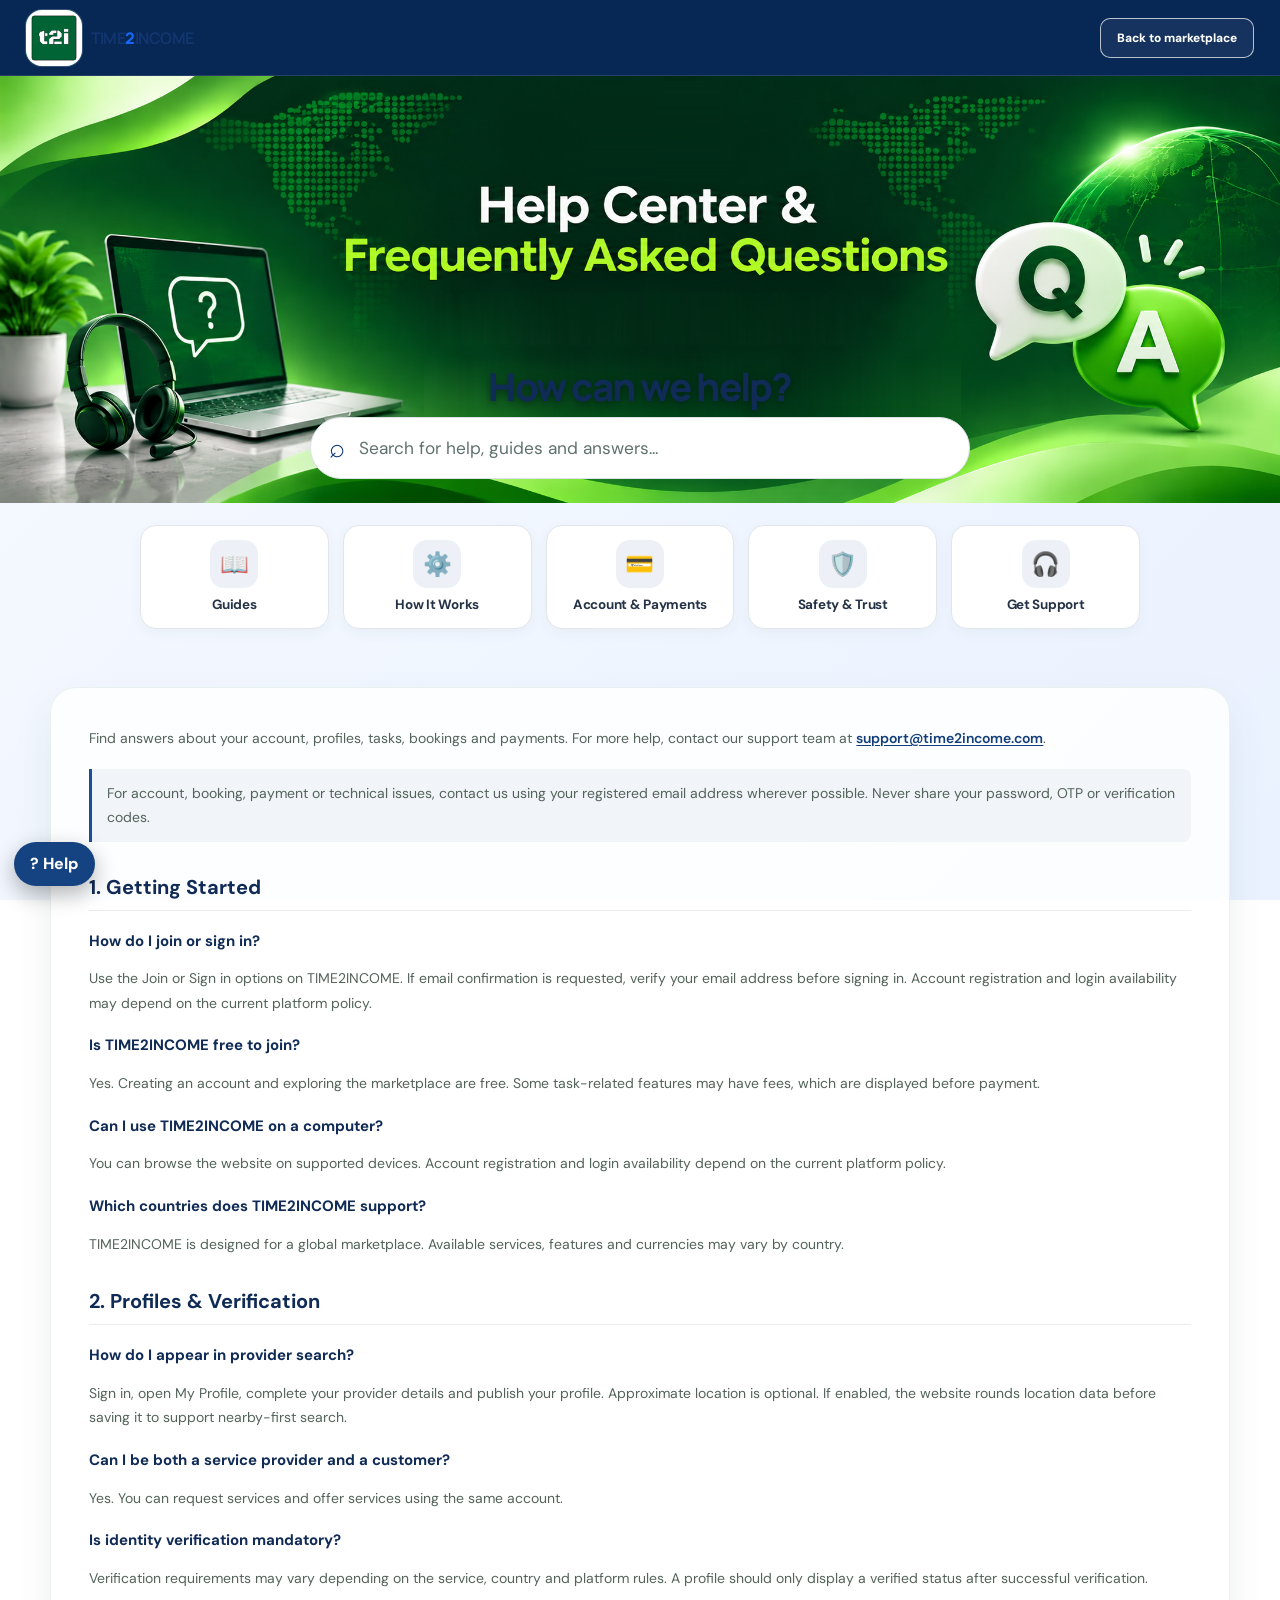
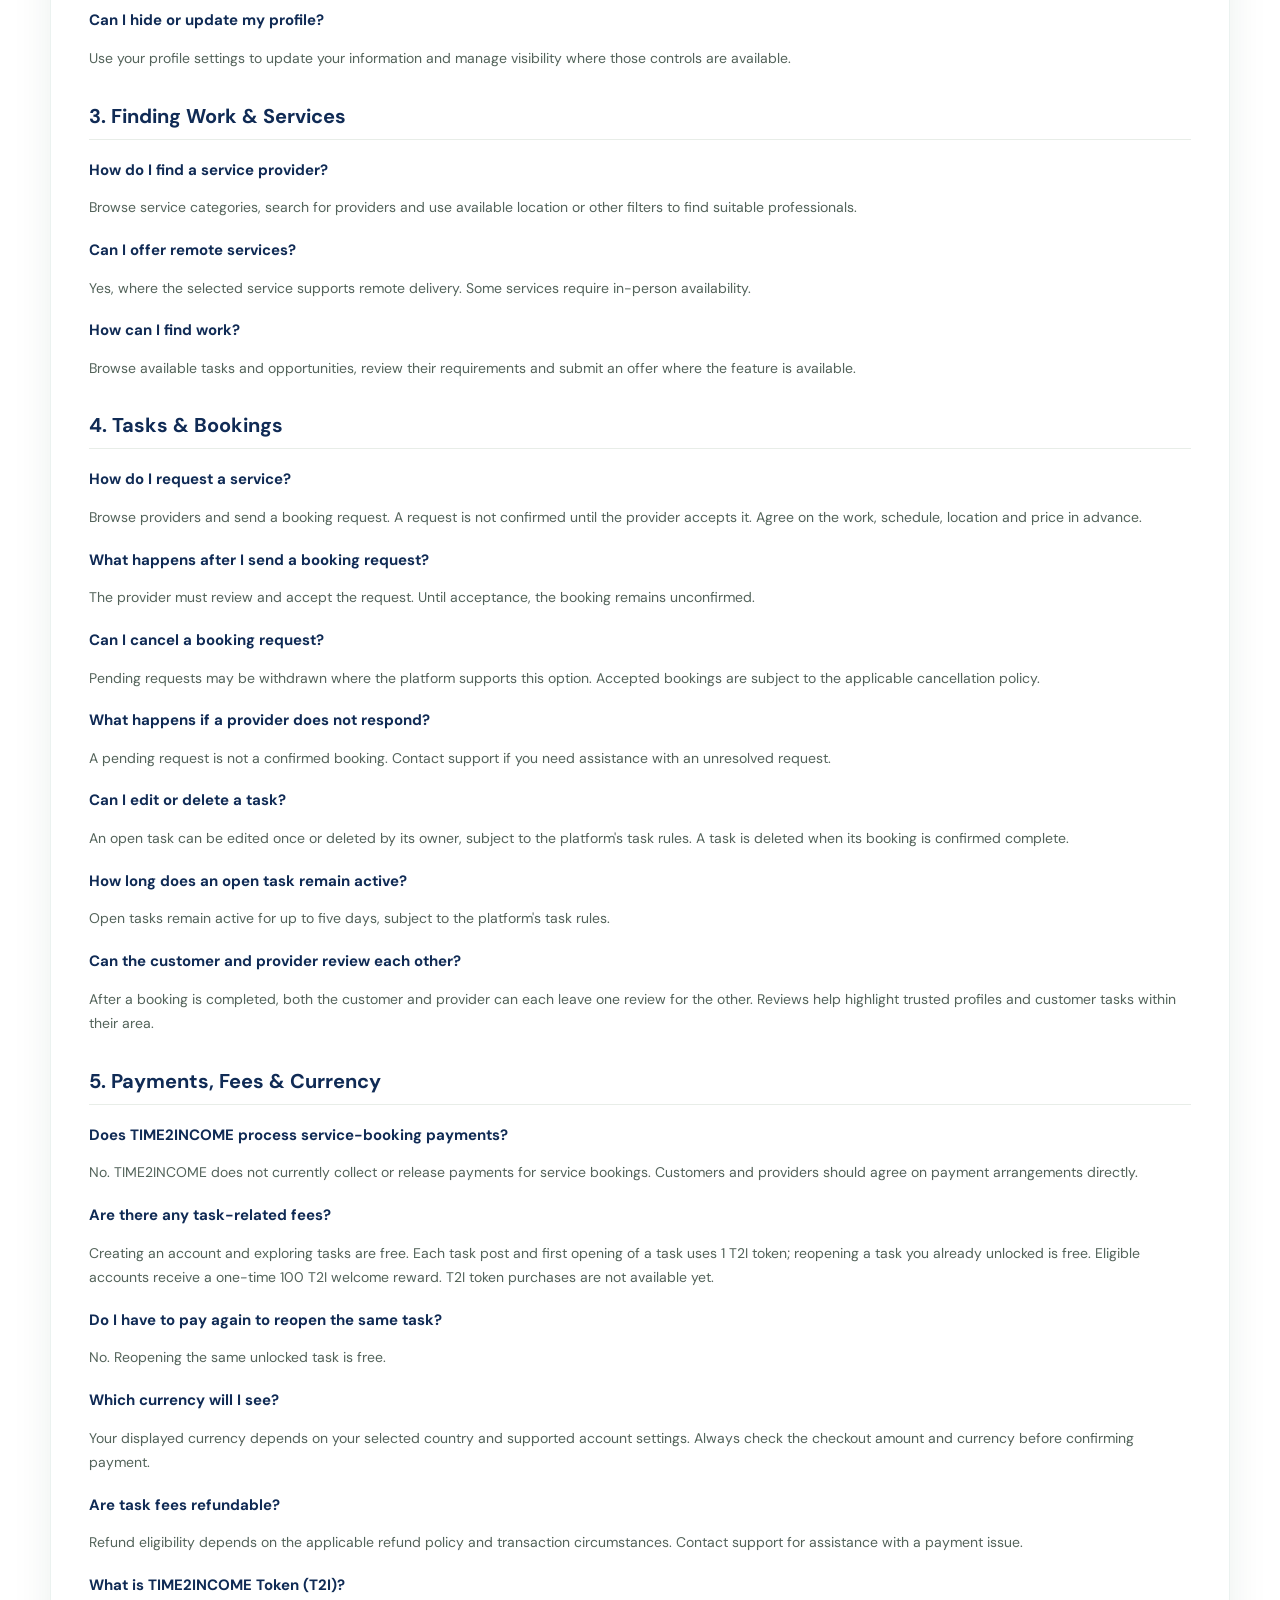
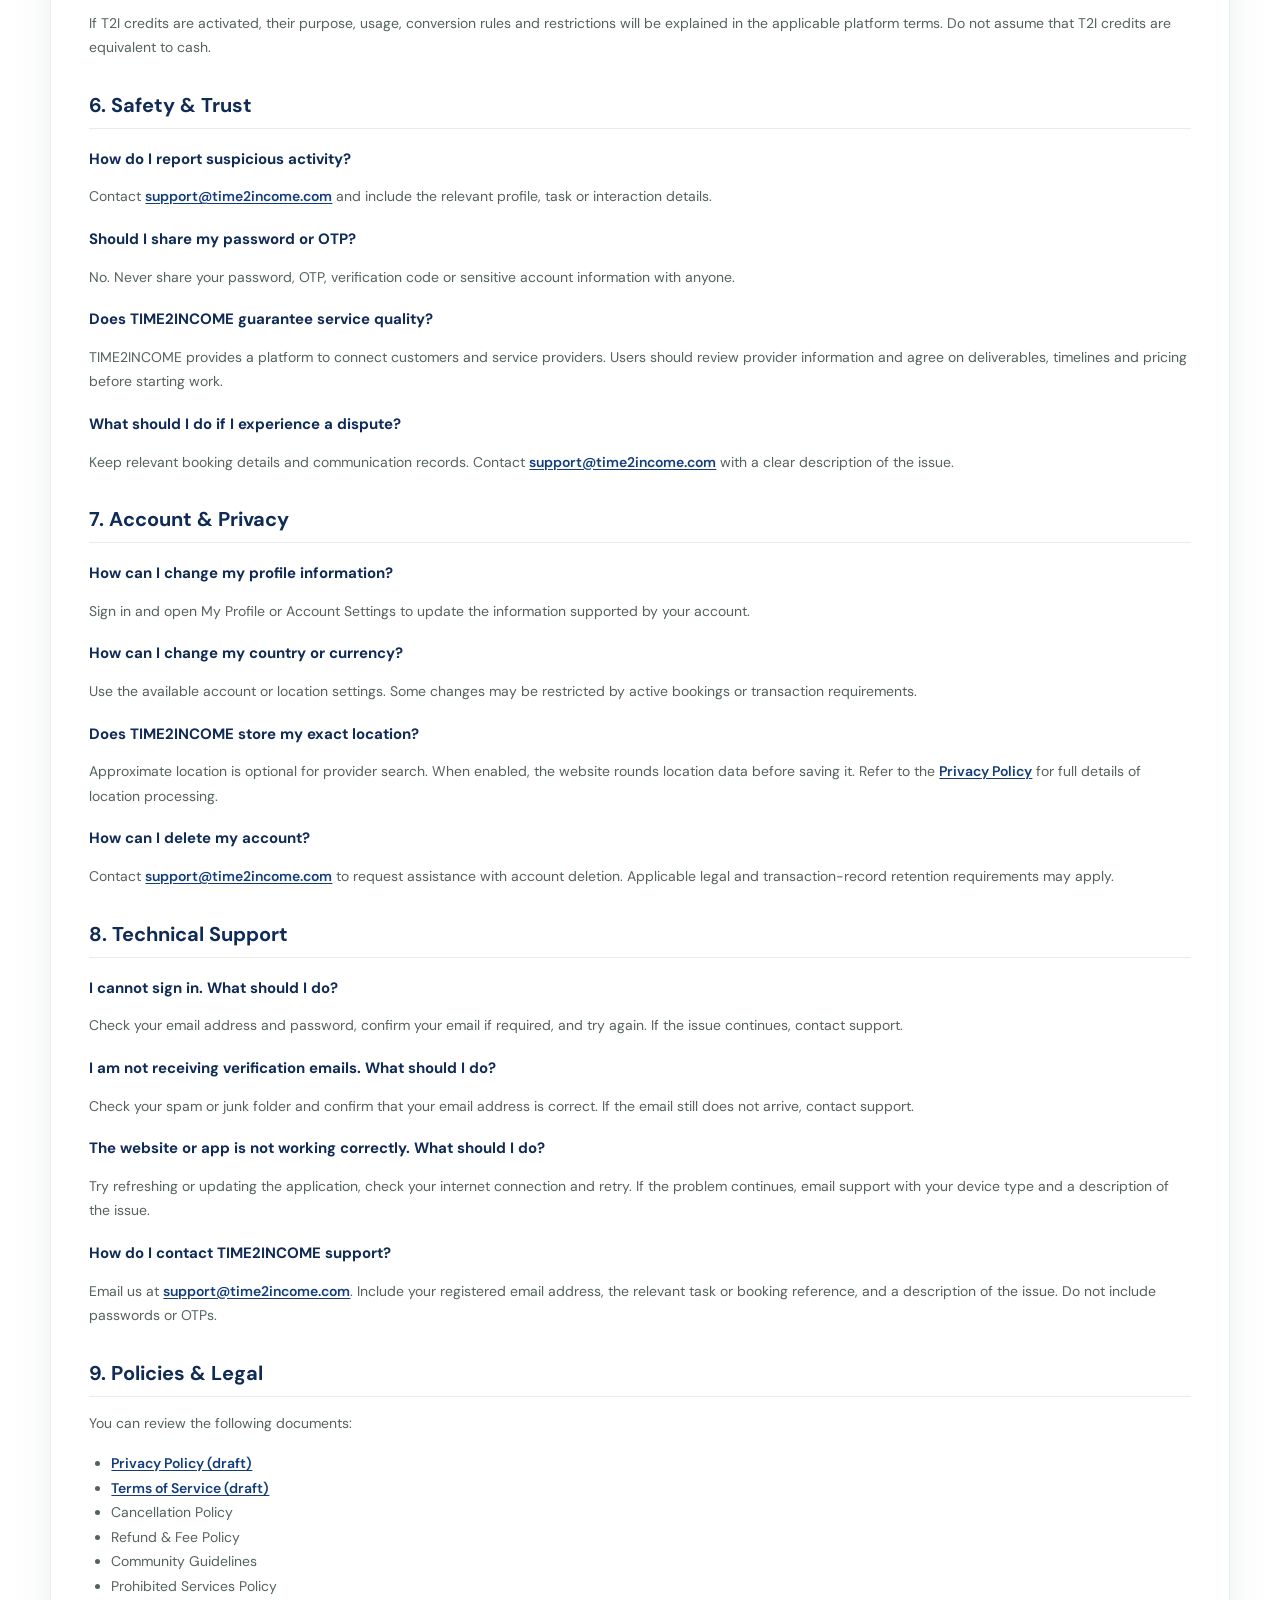
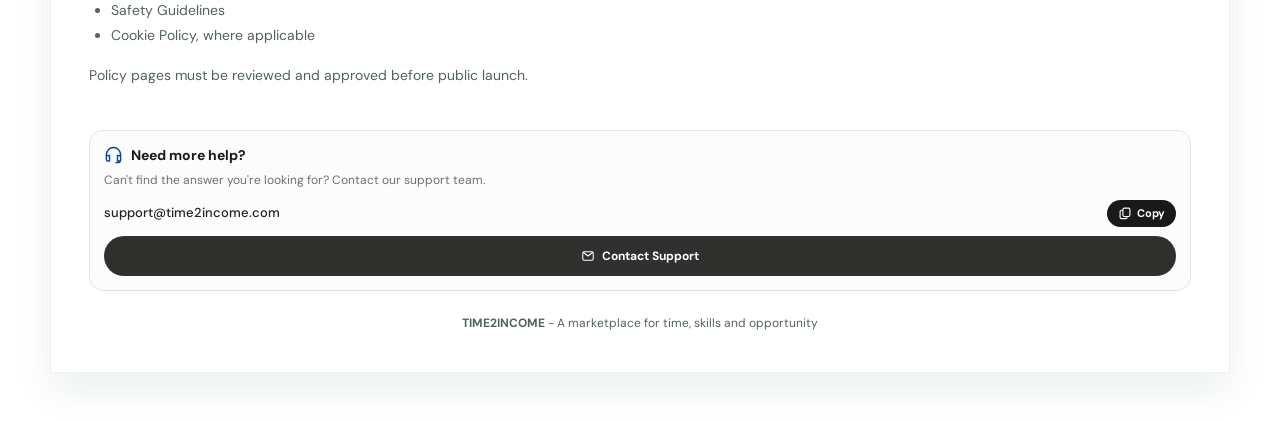
<file: help.html>
<!doctype html>
<html lang="en">
<head>
  <meta charset="utf-8">
  <meta name="viewport" content="width=device-width, initial-scale=1">
  <meta name="robots" content="noindex, nofollow">
  <meta name="description" content="TIME2INCOME help center and frequently asked questions.">
  <title>Help Center &amp; FAQs | TIME2INCOME</title>
  <link rel="icon" type="image/png" sizes="192x192" href="assets/time2income-192.png">
  <link rel="stylesheet" href="styles.css">
  <link rel="stylesheet" href="redesign.css?v=20261104-live-layout2">
  <link rel="stylesheet" href="explore.css?v=20261106-help">
  <link rel="stylesheet" href="theme-blue.css?v=20261107-blue-theme2" />
  <link rel="stylesheet" href="unified-white-blue-theme.css?v=20261108-white-blue-workspace">
</head>
<body class="legal-page help-page">
  <header class="legal-header">
    <a class="brand" href="index.html?page=marketplace" aria-label="TIME2INCOME marketplace">
      <span class="brand-mark" aria-hidden="true"><img src="assets/time2income-brand.png" alt="" /></span>
      <span class="brand-name">TIME<span class="brand-number">2</span>INCOME</span>
    </a>
    <a class="btn btn-outline" href="index.html?page=marketplace">Back to marketplace</a>
  </header>

  <section class="help-banner" aria-label="TIME2INCOME Help Center banner">
    <img src="assets/help-center-banner-no-book.png" alt="">
    <div class="help-banner-search">
      <h1 id="help-title">How can we help?</h1>
      <label class="help-hero-search" aria-label="Search help topics">
        <span aria-hidden="true">⌕</span>
        <input type="search" aria-label="Search for help, guides and answers" placeholder="Search for help, guides and answers...">
      </label>
    </div>
  </section>

  <section class="help-hero" aria-label="Support categories">
    <div class="help-hero-inner">
      <div class="help-hero-links" aria-label="Support categories">
        <div class="help-hero-link"><span aria-hidden="true">📖</span><small>Guides</small></div>
        <div class="help-hero-link"><span aria-hidden="true">⚙️</span><small>How It Works</small></div>
        <div class="help-hero-link"><span aria-hidden="true">💳</span><small>Account &amp; Payments</small></div>
        <div class="help-hero-link"><span aria-hidden="true">🛡️</span><small>Safety &amp; Trust</small></div>
        <div class="help-hero-link"><span aria-hidden="true">🎧</span><small>Get Support</small></div>
      </div>
    </div>
  </section>

  <main class="legal-document help-document">
    <p class="help-page-intro">Find answers about your account, profiles, tasks, bookings and payments. For more help, contact our support team at <a href="/cdn-cgi/l/email-protection#3d4e484d4d524f497d495450580f54535e525058135e5250"><span class="__cf_email__" data-cfemail="81f2f4f1f1eef3f5c1f5e8ece4b3e8efe2eeece4afe2eeec">[email&#002a66;protected]</span></a>.</p>
    <p class="help-safety-note">For account, booking, payment or technical issues, contact us using your registered email address wherever possible. Never share your password, OTP or verification codes.</p>

    <section aria-labelledby="getting-started">
      <h2 id="getting-started">1. Getting Started</h2>
      <h3>How do I join or sign in?</h3>
      <p>Use the Join or Sign in options on TIME2INCOME. If email confirmation is requested, verify your email address before signing in. Account registration and login availability may depend on the current platform policy.</p>
      <h3>Is TIME2INCOME free to join?</h3>
      <p>Yes. Creating an account and exploring the marketplace are free. Some task-related features may have fees, which are displayed before payment.</p>
      <h3>Can I use TIME2INCOME on a computer?</h3>
      <p>You can browse the website on supported devices. Account registration and login availability depend on the current platform policy.</p>
      <h3>Which countries does TIME2INCOME support?</h3>
      <p>TIME2INCOME is designed for a global marketplace. Available services, features and currencies may vary by country.</p>
    </section>

    <section aria-labelledby="profiles-verification">
      <h2 id="profiles-verification">2. Profiles &amp; Verification</h2>
      <h3>How do I appear in provider search?</h3>
      <p>Sign in, open My Profile, complete your provider details and publish your profile. Approximate location is optional. If enabled, the website rounds location data before saving it to support nearby-first search.</p>
      <h3>Can I be both a service provider and a customer?</h3>
      <p>Yes. You can request services and offer services using the same account.</p>
      <h3>Is identity verification mandatory?</h3>
      <p>Verification requirements may vary depending on the service, country and platform rules. A profile should only display a verified status after successful verification.</p>
      <h3>Can I hide or update my profile?</h3>
      <p>Use your profile settings to update your information and manage visibility where those controls are available.</p>
    </section>

    <section aria-labelledby="finding-work">
      <h2 id="finding-work">3. Finding Work &amp; Services</h2>
      <h3>How do I find a service provider?</h3>
      <p>Browse service categories, search for providers and use available location or other filters to find suitable professionals.</p>
      <h3>Can I offer remote services?</h3>
      <p>Yes, where the selected service supports remote delivery. Some services require in-person availability.</p>
      <h3>How can I find work?</h3>
      <p>Browse available tasks and opportunities, review their requirements and submit an offer where the feature is available.</p>
    </section>

    <section aria-labelledby="tasks-bookings">
      <h2 id="tasks-bookings">4. Tasks &amp; Bookings</h2>
      <h3>How do I request a service?</h3>
      <p>Browse providers and send a booking request. A request is not confirmed until the provider accepts it. Agree on the work, schedule, location and price in advance.</p>
      <h3>What happens after I send a booking request?</h3>
      <p>The provider must review and accept the request. Until acceptance, the booking remains unconfirmed.</p>
      <h3>Can I cancel a booking request?</h3>
      <p>Pending requests may be withdrawn where the platform supports this option. Accepted bookings are subject to the applicable cancellation policy.</p>
      <h3>What happens if a provider does not respond?</h3>
      <p>A pending request is not a confirmed booking. Contact support if you need assistance with an unresolved request.</p>
      <h3>Can I edit or delete a task?</h3>
      <p>An open task can be edited once or deleted by its owner, subject to the platform's task rules. A task is deleted when its booking is confirmed complete.</p>
      <h3>How long does an open task remain active?</h3>
      <p>Open tasks remain active for up to five days, subject to the platform's task rules.</p>
      <h3>Can the customer and provider review each other?</h3>
      <p>After a booking is completed, both the customer and provider can each leave one review for the other. Reviews help highlight trusted profiles and customer tasks within their area.</p>
    </section>

    <section aria-labelledby="payments-currency">
      <h2 id="payments-currency">5. Payments, Fees &amp; Currency</h2>
      <h3>Does TIME2INCOME process service-booking payments?</h3>
      <p>No. TIME2INCOME does not currently collect or release payments for service bookings. Customers and providers should agree on payment arrangements directly.</p>
      <h3>Are there any task-related fees?</h3>
      <p>Creating an account and exploring tasks are free. Each task post and first opening of a task uses 1 T2I token; reopening a task you already unlocked is free. Eligible accounts receive a one-time 100 T2I welcome reward. T2I token purchases are not available yet.</p>
      <h3>Do I have to pay again to reopen the same task?</h3>
      <p>No. Reopening the same unlocked task is free.</p>
      <h3>Which currency will I see?</h3>
      <p>Your displayed currency depends on your selected country and supported account settings. Always check the checkout amount and currency before confirming payment.</p>
      <h3>Are task fees refundable?</h3>
      <p>Refund eligibility depends on the applicable refund policy and transaction circumstances. Contact support for assistance with a payment issue.</p>
      <h3>What is TIME2INCOME Token (T2I)?</h3>
      <p>If T2I credits are activated, their purpose, usage, conversion rules and restrictions will be explained in the applicable platform terms. Do not assume that T2I credits are equivalent to cash.</p>
    </section>

    <section aria-labelledby="safety-trust">
      <h2 id="safety-trust">6. Safety &amp; Trust</h2>
      <h3>How do I report suspicious activity?</h3>
      <p>Contact <a href="/cdn-cgi/l/email-protection#ed9e989d9d829f99ad99848088df84838e828088c38e8280"><span class="__cf_email__" data-cfemail="31424441415e43457145585c5403585f525e5c541f525e5c">[email&#002a66;protected]</span></a> and include the relevant profile, task or interaction details.</p>
      <h3>Should I share my password or OTP?</h3>
      <p>No. Never share your password, OTP, verification code or sensitive account information with anyone.</p>
      <h3>Does TIME2INCOME guarantee service quality?</h3>
      <p>TIME2INCOME provides a platform to connect customers and service providers. Users should review provider information and agree on deliverables, timelines and pricing before starting work.</p>
      <h3>What should I do if I experience a dispute?</h3>
      <p>Keep relevant booking details and communication records. Contact <a href="/cdn-cgi/l/email-protection#eb989e9b9b84999fab9f82868ed982858884868ec5888486"><span class="__cf_email__" data-cfemail="077472777768757347736e6a62356e6964686a622964686a">[email&#002a66;protected]</span></a> with a clear description of the issue.</p>
    </section>

    <section aria-labelledby="account-privacy">
      <h2 id="account-privacy">7. Account &amp; Privacy</h2>
      <h3>How can I change my profile information?</h3>
      <p>Sign in and open My Profile or Account Settings to update the information supported by your account.</p>
      <h3>How can I change my country or currency?</h3>
      <p>Use the available account or location settings. Some changes may be restricted by active bookings or transaction requirements.</p>
      <h3>Does TIME2INCOME store my exact location?</h3>
      <p>Approximate location is optional for provider search. When enabled, the website rounds location data before saving it. Refer to the <a href="privacy.html">Privacy Policy</a> for full details of location processing.</p>
      <h3>How can I delete my account?</h3>
      <p>Contact <a href="/cdn-cgi/l/email-protection#22515752524d505662564b4f47104b4c414d4f470c414d4f"><span class="__cf_email__" data-cfemail="20535550504f52546054494d4512494e434f4d450e434f4d">[email&#002a66;protected]</span></a> to request assistance with account deletion. Applicable legal and transaction-record retention requirements may apply.</p>
    </section>

    <section aria-labelledby="technical-support">
      <h2 id="technical-support">8. Technical Support</h2>
      <h3>I cannot sign in. What should I do?</h3>
      <p>Check your email address and password, confirm your email if required, and try again. If the issue continues, contact support.</p>
      <h3>I am not receiving verification emails. What should I do?</h3>
      <p>Check your spam or junk folder and confirm that your email address is correct. If the email still does not arrive, contact support.</p>
      <h3>The website or app is not working correctly. What should I do?</h3>
      <p>Try refreshing or updating the application, check your internet connection and retry. If the problem continues, email support with your device type and a description of the issue.</p>
      <h3>How do I contact TIME2INCOME support?</h3>
      <p>Email us at <a href="/cdn-cgi/l/email-protection#097a7c7979667b7d497d60646c3b60676a66646c276a6664"><span class="__cf_email__" data-cfemail="14676164647b666054607d7971267d7a777b79713a777b79">[email&#002a66;protected]</span></a>. Include your registered email address, the relevant task or booking reference, and a description of the issue. Do not include passwords or OTPs.</p>
    </section>

    <section aria-labelledby="policies-legal">
      <h2 id="policies-legal">9. Policies &amp; Legal</h2>
      <p>You can review the following documents:</p>
      <ul>
        <li><a href="privacy.html">Privacy Policy (draft)</a></li>
        <li><a href="terms.html">Terms of Service (draft)</a></li>
        <li>Cancellation Policy</li>
        <li>Refund &amp; Fee Policy</li>
        <li>Community Guidelines</li>
        <li>Prohibited Services Policy</li>
        <li>Safety Guidelines</li>
        <li>Cookie Policy, where applicable</li>
      </ul>
      <p>Policy pages must be reviewed and approved before public launch.</p>
    </section>

    <aside class="help-support-card" aria-labelledby="help-support-title">
      <div class="help-support-heading">
        <svg viewBox="0 0 24 24" fill="none" aria-hidden="true">
          <path d="M3 13v-2a9 9 0 0 1 18 0v2M3 13v4a2 2 0 0 0 2 2h2v-7H5a2 2 0 0 0-2 2Zm18 0v4a2 2 0 0 1-2 2h-2v-7h2a2 2 0 0 1 2 2Zm0 4c0 2-1.5 4-4 4h-2" stroke="currentColor" stroke-width="1.8" stroke-linecap="round" stroke-linejoin="round"/>
        </svg>
        <strong id="help-support-title">Need more help?</strong>
      </div>
      <p>Can't find the answer you're looking for? Contact our support team.</p>
      <div class="help-support-email">
        <a href="/cdn-cgi/l/email-protection#5c2f292c2c332e281c283531396e35323f333139723f3331"><span class="__cf_email__" data-cfemail="681b1d1818071a1c281c01050d5a01060b07050d460b0705">[email&#002a66;protected]</span></a>
        <button class="help-copy-button" type="button" id="copySupportEmail" aria-label="Copy support email address">
          <svg viewBox="0 0 20 20" fill="none" aria-hidden="true">
            <rect x="7" y="3" width="10" height="12" rx="2" stroke="currentColor" stroke-width="1.6"/>
            <path d="M13 15v1a2 2 0 0 1-2 2H5a2 2 0 0 1-2-2V8a2 2 0 0 1 2-2h1" stroke="currentColor" stroke-width="1.6" stroke-linecap="round"/>
          </svg>
          <span>Copy</span>
        </button>
      </div>
      <p class="help-copy-status" id="copySupportStatus" aria-live="polite"></p>
      <a class="help-contact-button" href="/cdn-cgi/l/email-protection#b6c5c3c6c6d9c4c2f6c2dfdbd384dfd8d5d9dbd398d5d9db89c5c3d4dcd3d5c28be2fffbf384fff8f5f9fbf3938486e5c3c6c6d9c4c2">
        <svg viewBox="0 0 20 20" fill="none" aria-hidden="true">
          <rect x="2.5" y="4" width="15" height="12" rx="2" stroke="currentColor" stroke-width="1.5"/>
          <path d="m3.5 5 6.5 5 6.5-5" stroke="currentColor" stroke-width="1.5" stroke-linecap="round" stroke-linejoin="round"/>
        </svg>
        Contact Support
      </a>
    </aside>
    <p class="help-tagline"><strong>TIME2INCOME</strong> - A marketplace for time, skills and opportunity</p>
  </main>
  <script data-cfasync="false" src="/cdn-cgi/scripts/5c5dd728/cloudflare-static/email-decode.min.js"></script><script>
    const copySupportButton = document.getElementById('copySupportEmail');
    const copySupportStatus = document.getElementById('copySupportStatus');
    copySupportButton.addEventListener('click', async () => {
      try {
        await navigator.clipboard.writeText('support@time2income.com');
        copySupportStatus.textContent = 'Email address copied.';
        copySupportButton.querySelector('span').textContent = 'Copied';
      } catch {
        copySupportStatus.textContent = 'Copy is unavailable here. Select the email address to copy it.';
      }
    });
  </script>
<script src="explore-tour.js?v=20261106-help" defer></script>
  <script src="explore-demo.js?v=20261106-help" defer></script>
</body>
</html>
</file>
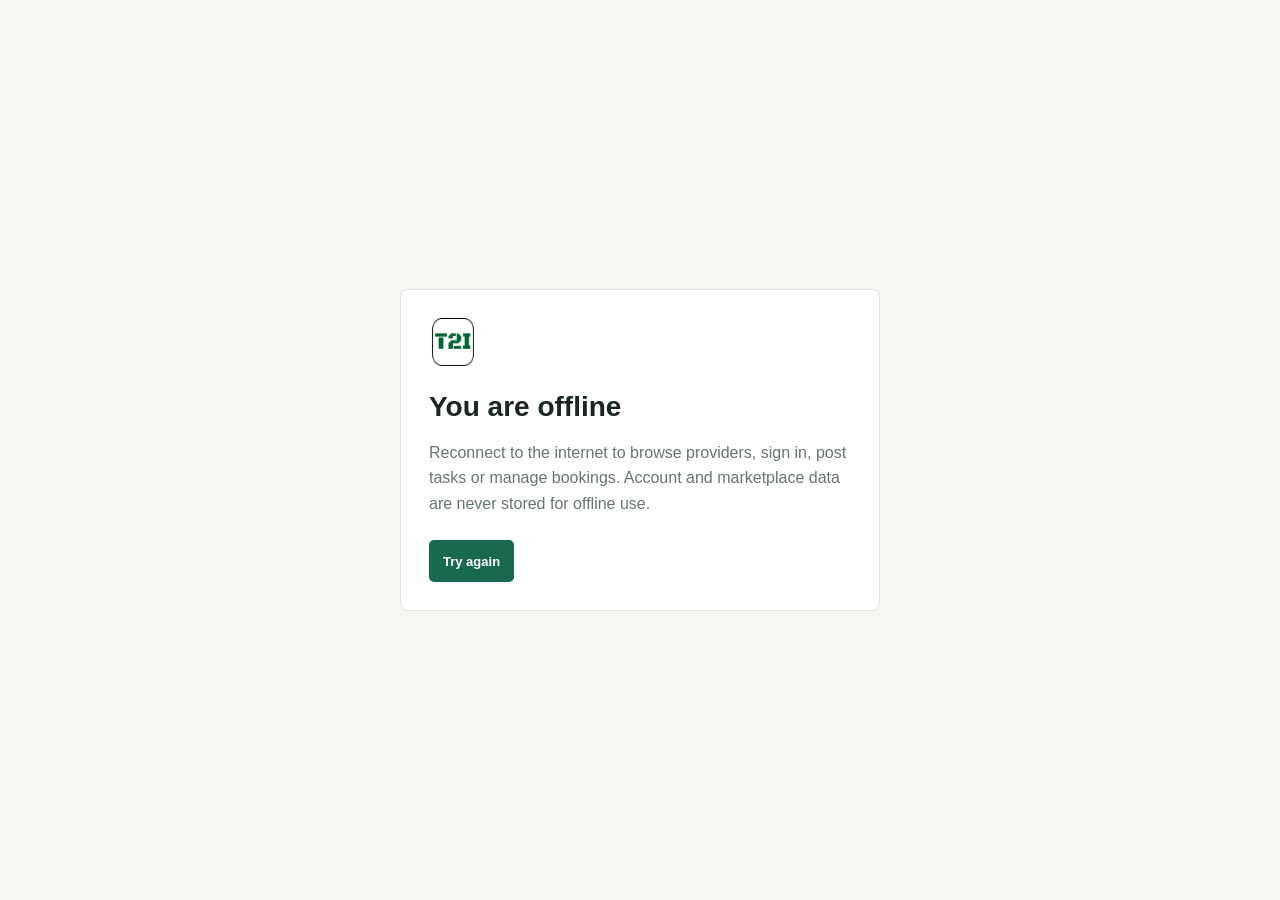
<file: offline.html>
<!doctype html>
<html lang="en">
<head>
  <meta charset="utf-8" />
  <meta name="viewport" content="width=device-width, initial-scale=1" />
  <meta name="theme-color" content="#173f34" />
  <title>TIME2INCOME — Offline</title>
  <style>
    * { box-sizing: border-box; }
    body { min-height: 100vh; margin: 0; display: grid; place-items: center; padding: 24px; background: #f5f7f2; color: #182720; font: 16px/1.6 'DM Sans', sans-serif; }
    main { width: min(100%, 480px); padding: 28px; border: 1px solid #dce4dc; border-radius: 8px; background: #fff; }
    img { width: 48px; height: 48px; }
    h1 { margin: 18px 0 8px; font: 800 28px/1.15 'Manrope', sans-serif; }
    p { color: #66756d; }
    a, button { min-height: 42px; display: inline-flex; align-items: center; justify-content: center; margin-top: 8px; padding: 10px 14px; border: 0; border-radius: 5px; background: #17694f; color: #fff; font: 700 13px 'DM Sans', sans-serif; text-decoration: none; cursor: pointer; }
  </style>
</head>
<body>
  <main>
    <img src="/assets/time2income-mark.png" alt="T2I — TIME2INCOME" />
    <h1>You are offline</h1>
    <p>Reconnect to the internet to browse providers, sign in, post tasks or manage bookings. Account and marketplace data are never stored for offline use.</p>
    <button type="button" onclick="location.reload()">Try again</button>
  </main>
</body>
</html>
</file>
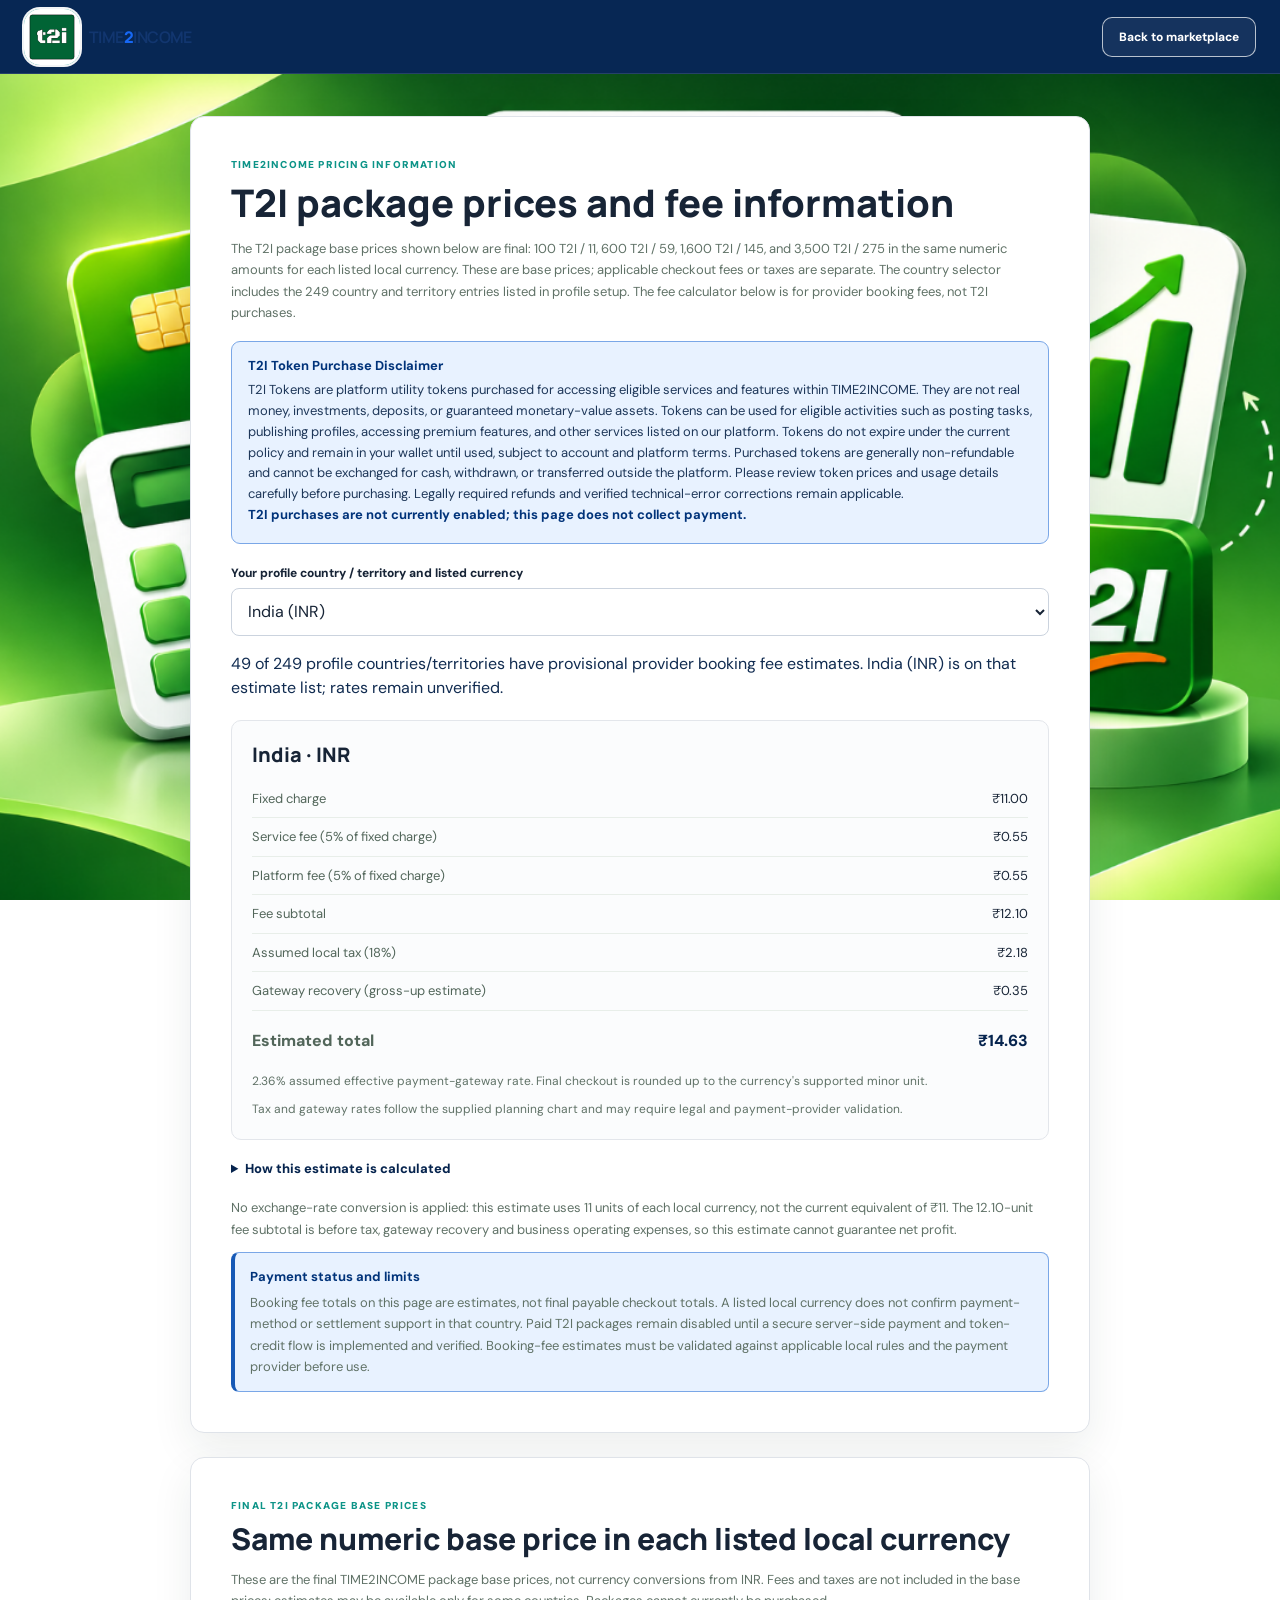
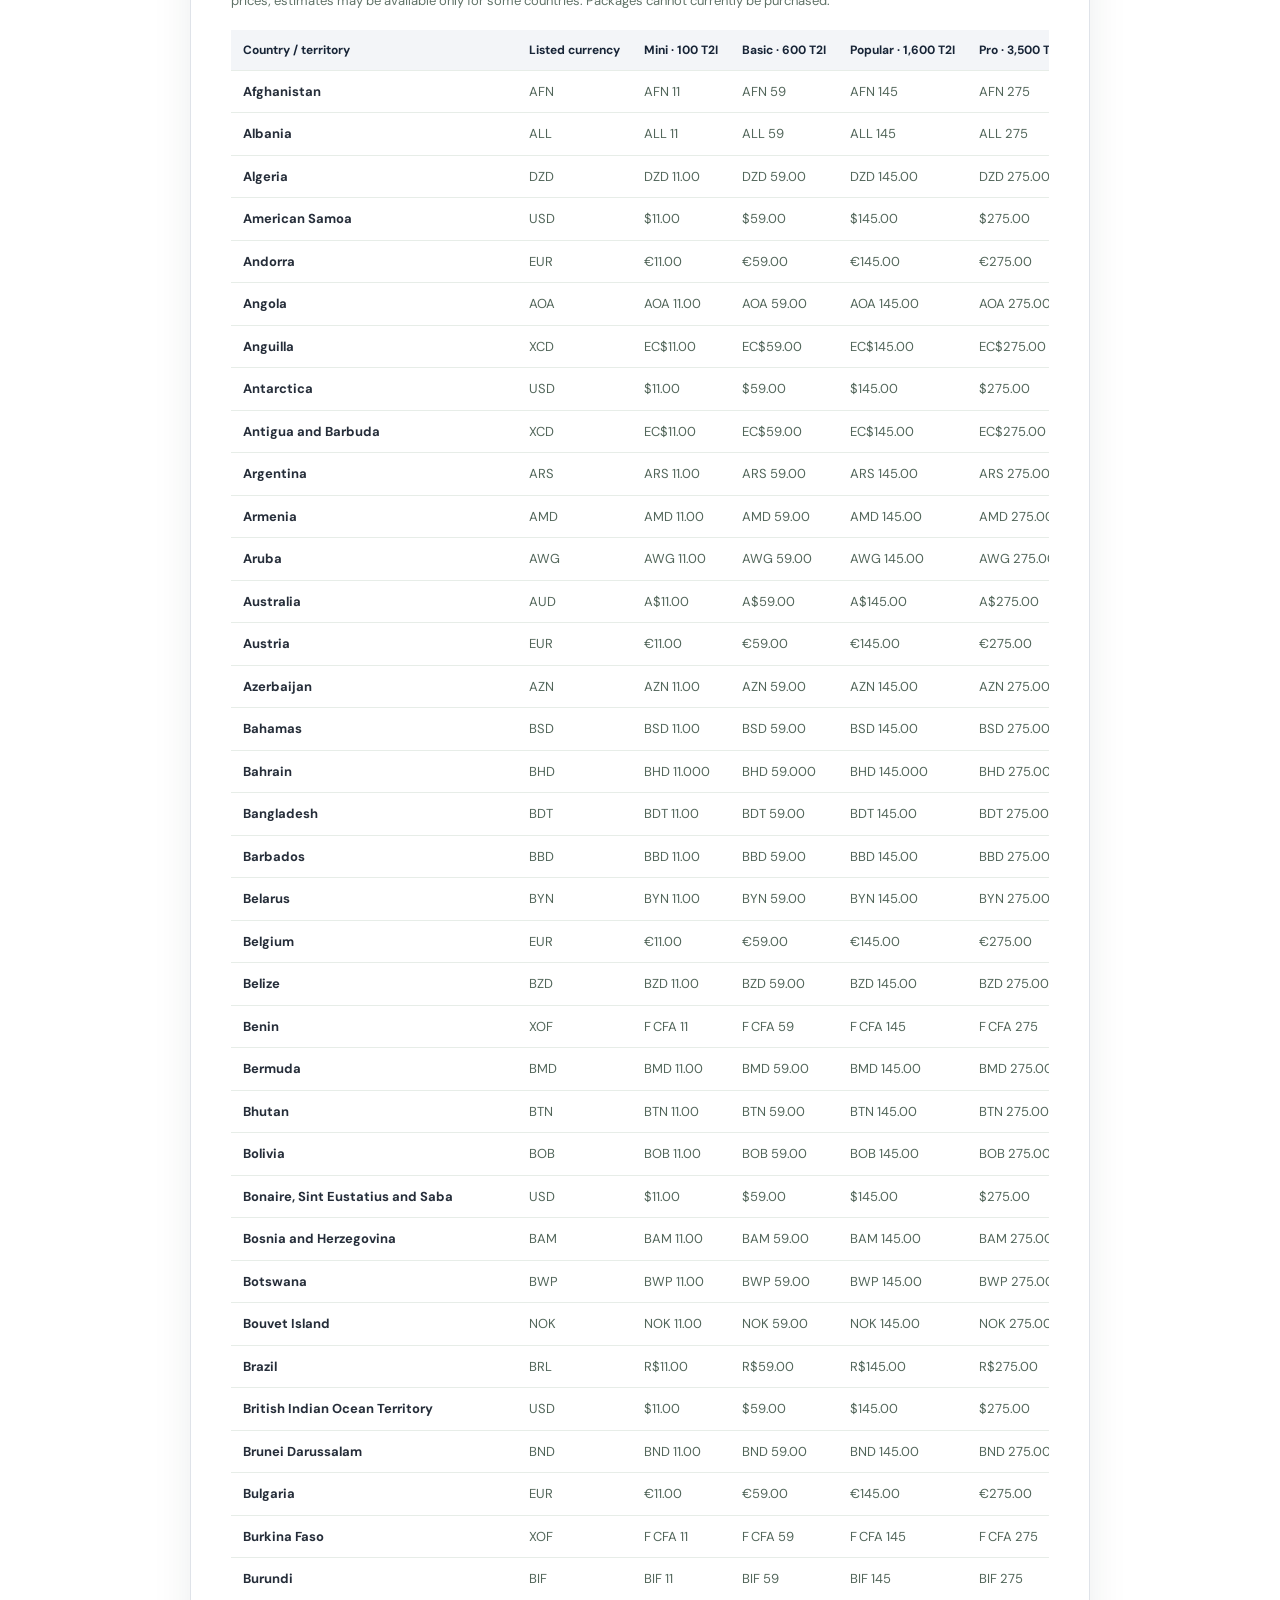
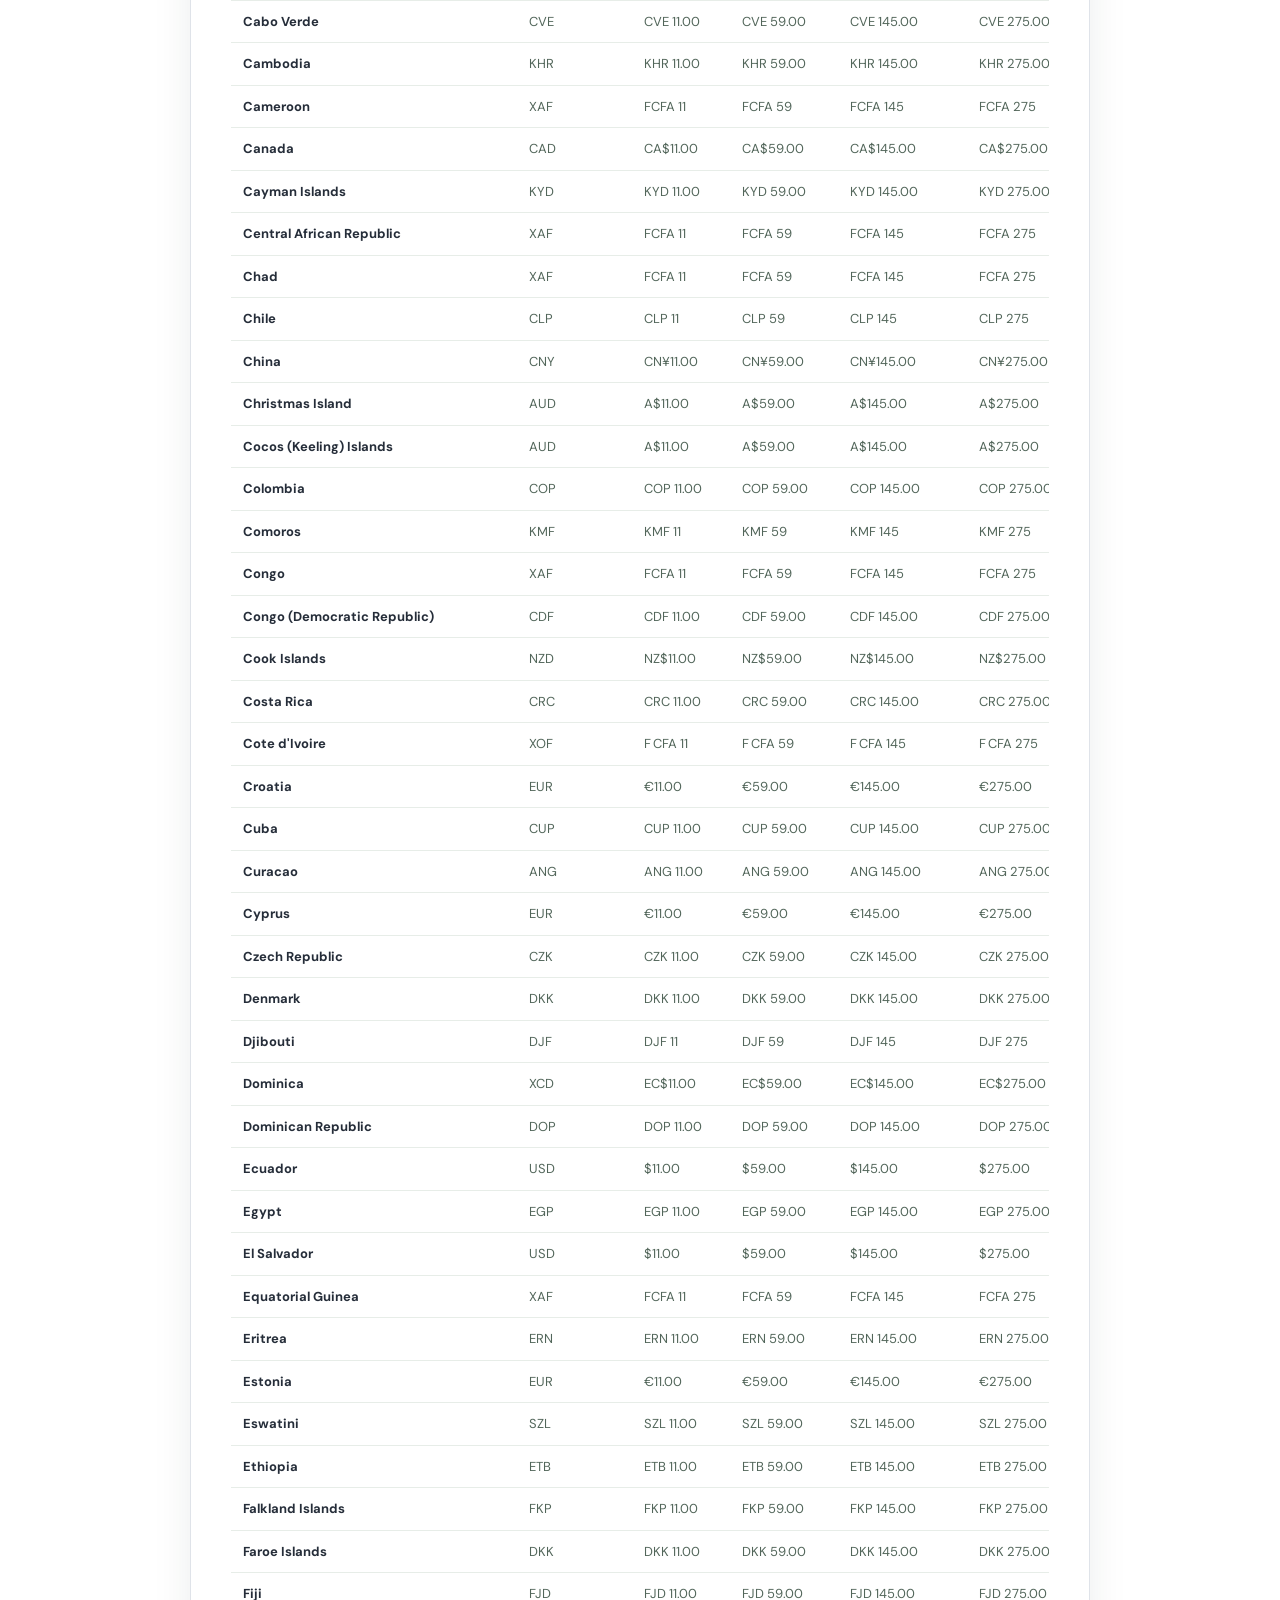
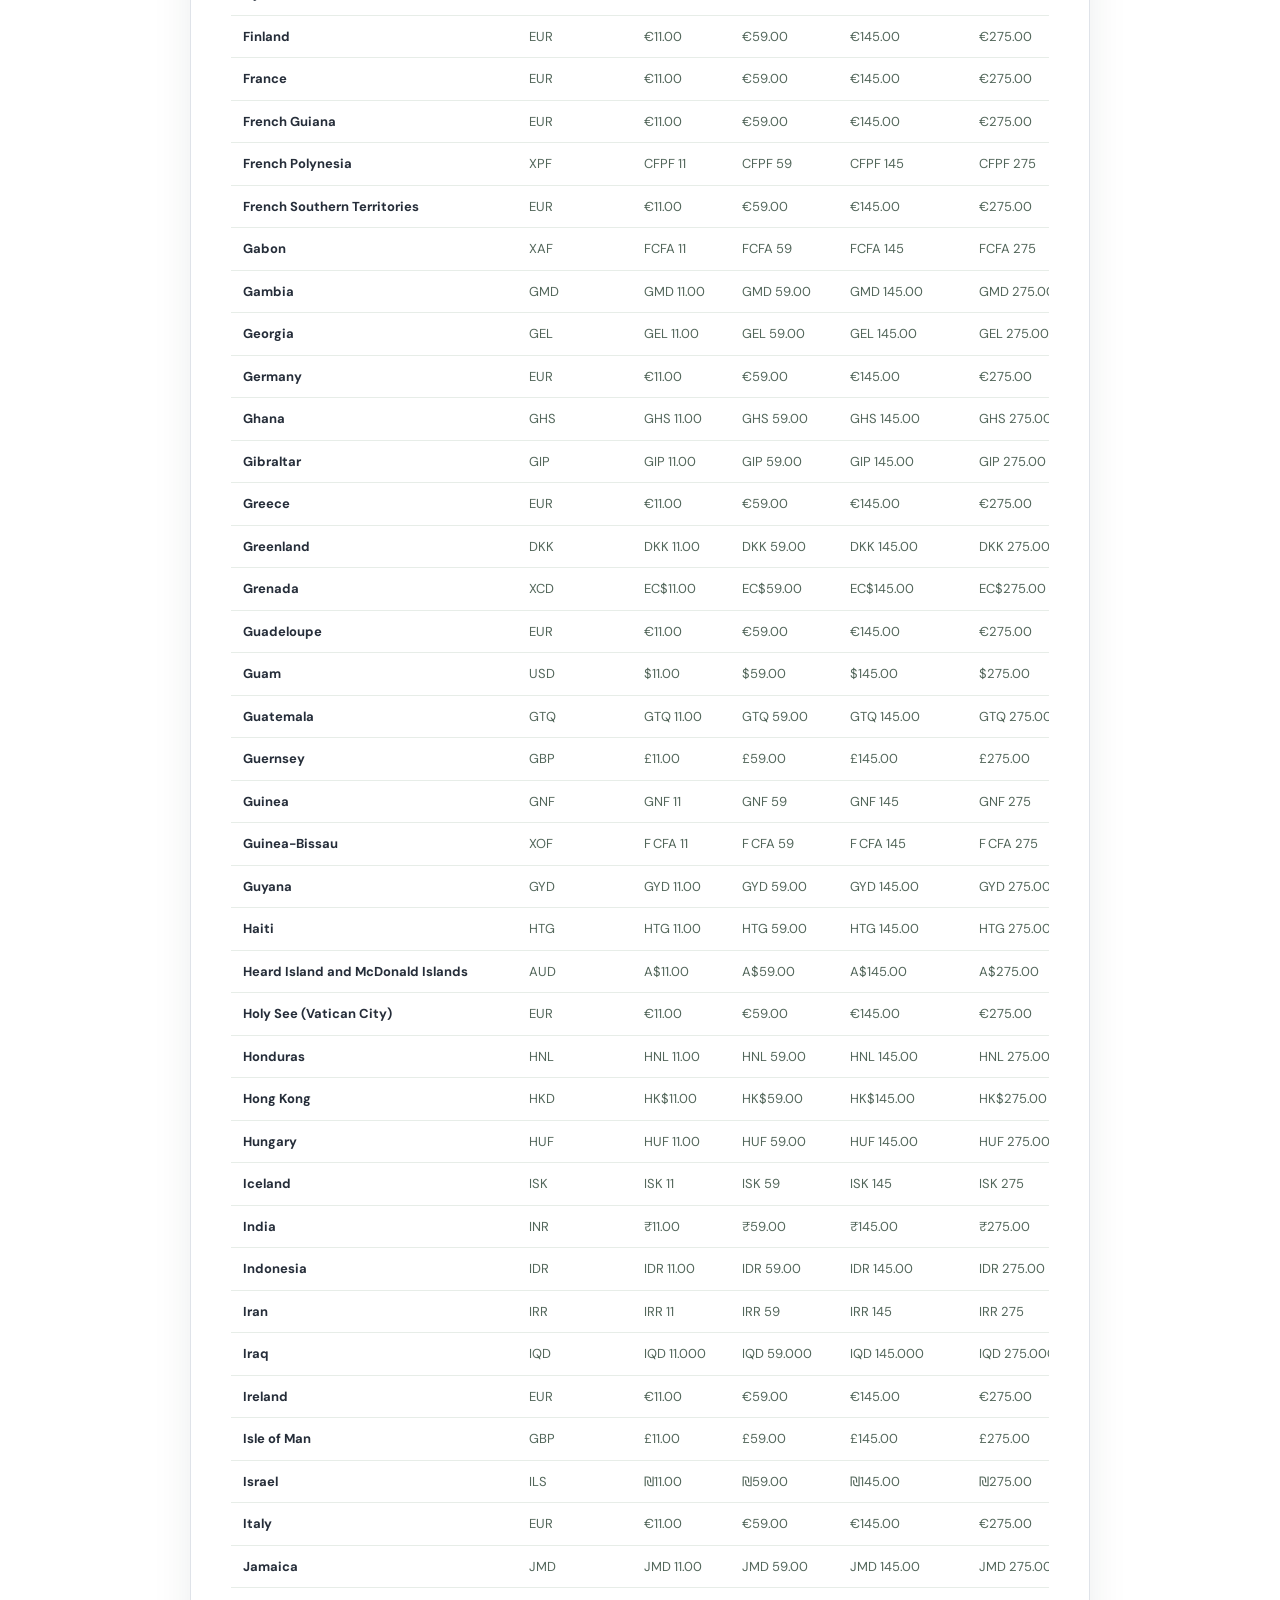
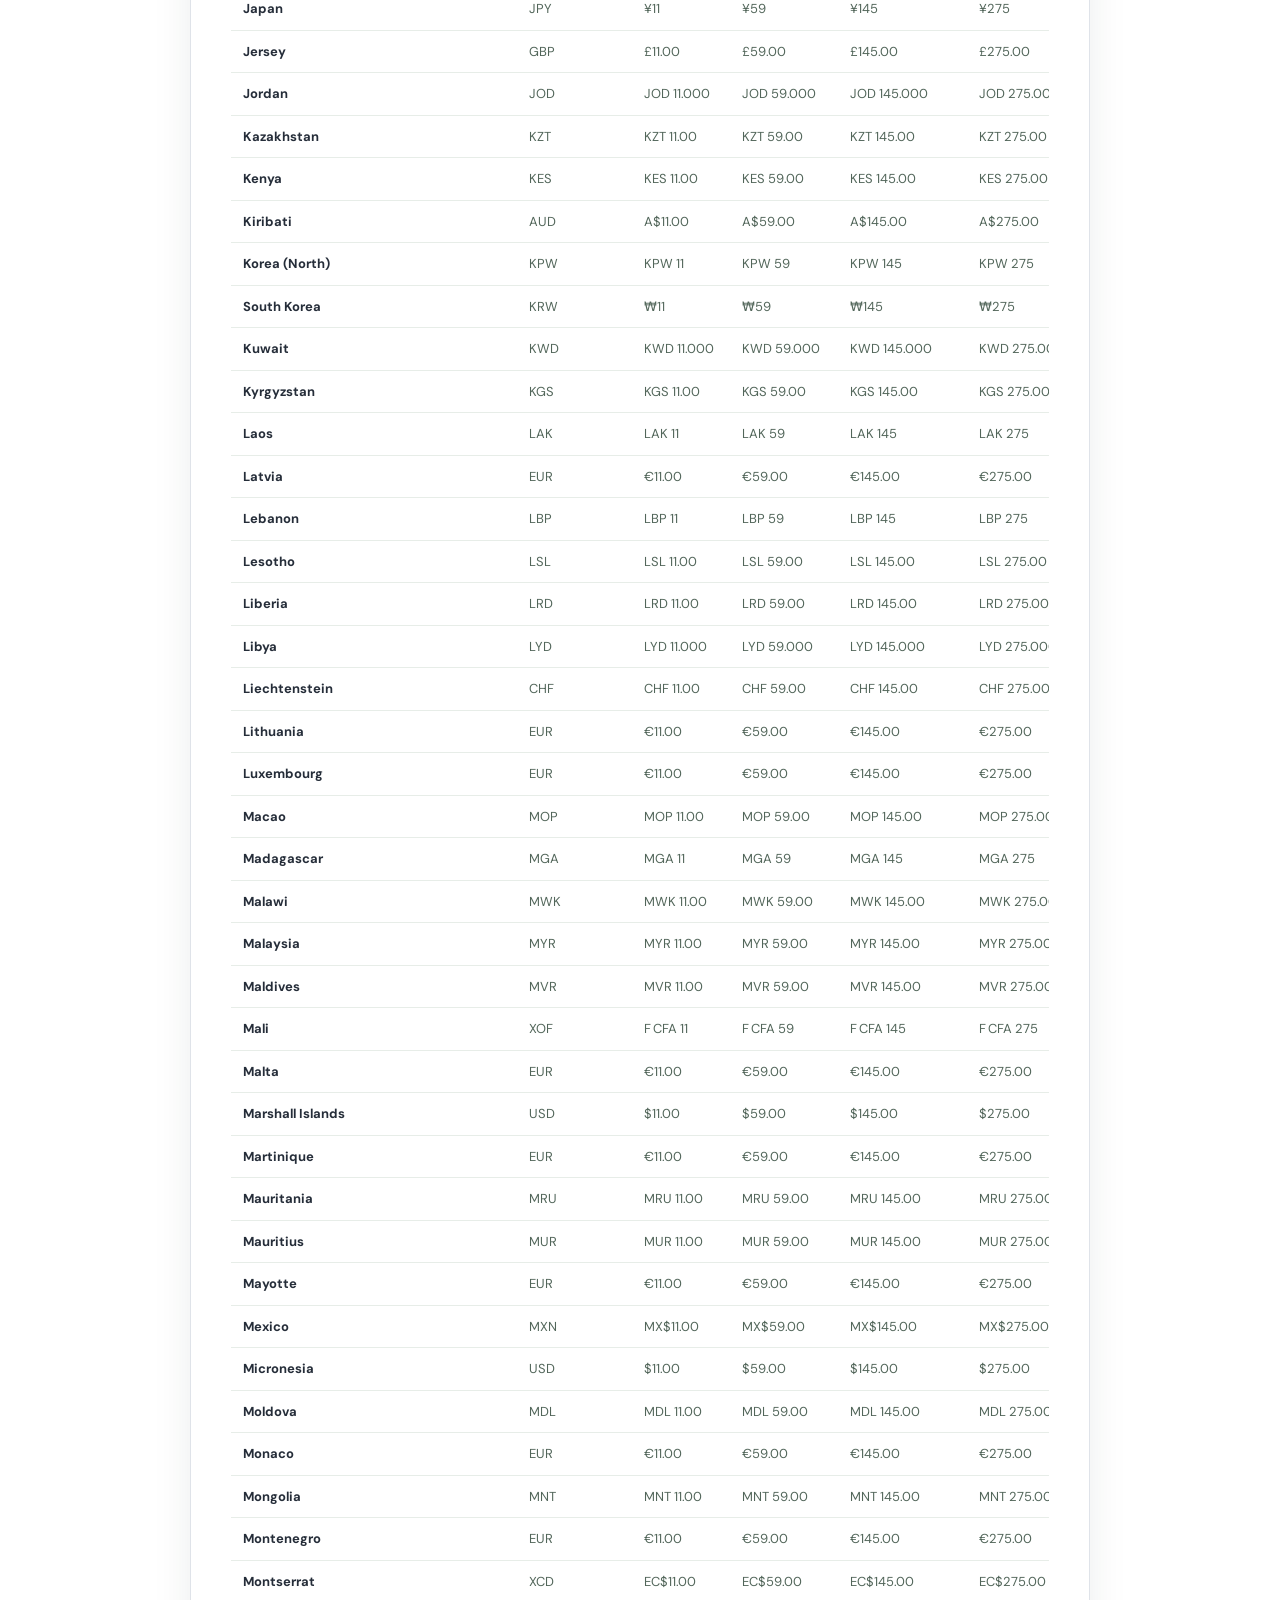
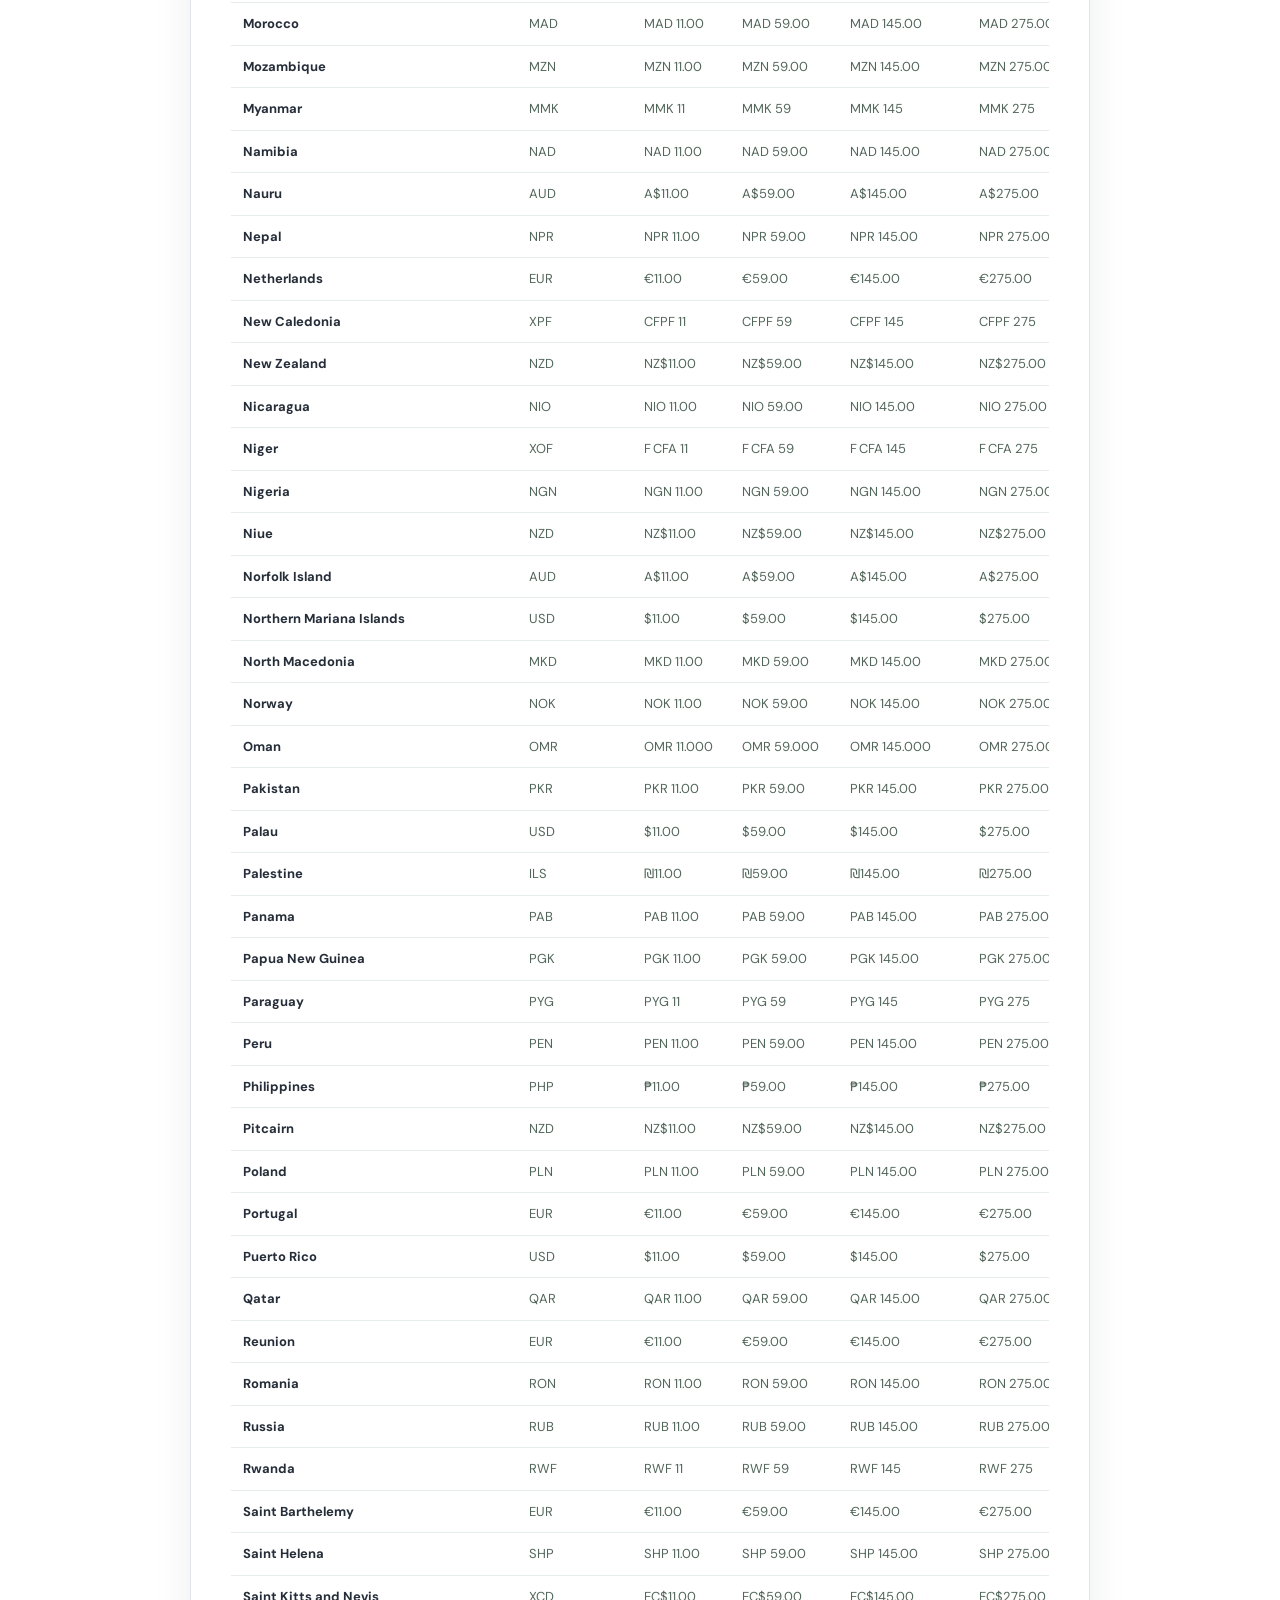
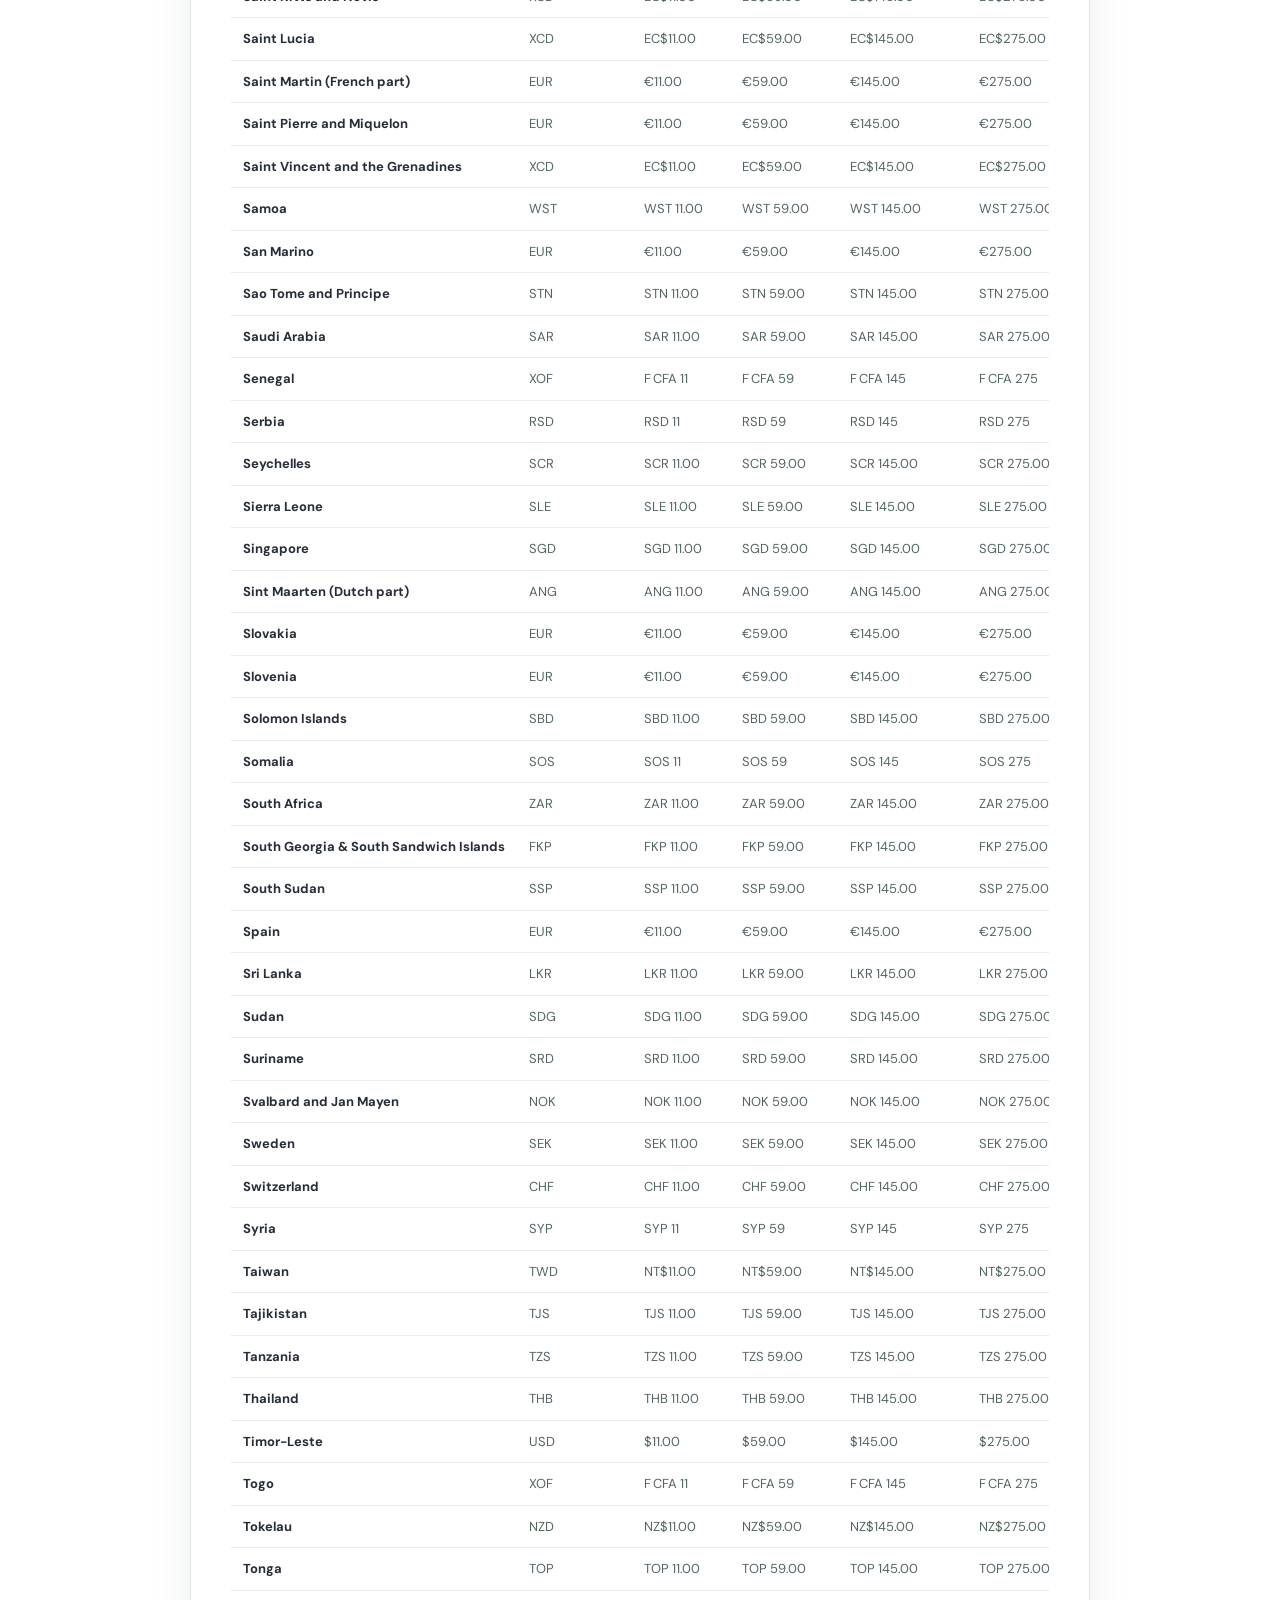
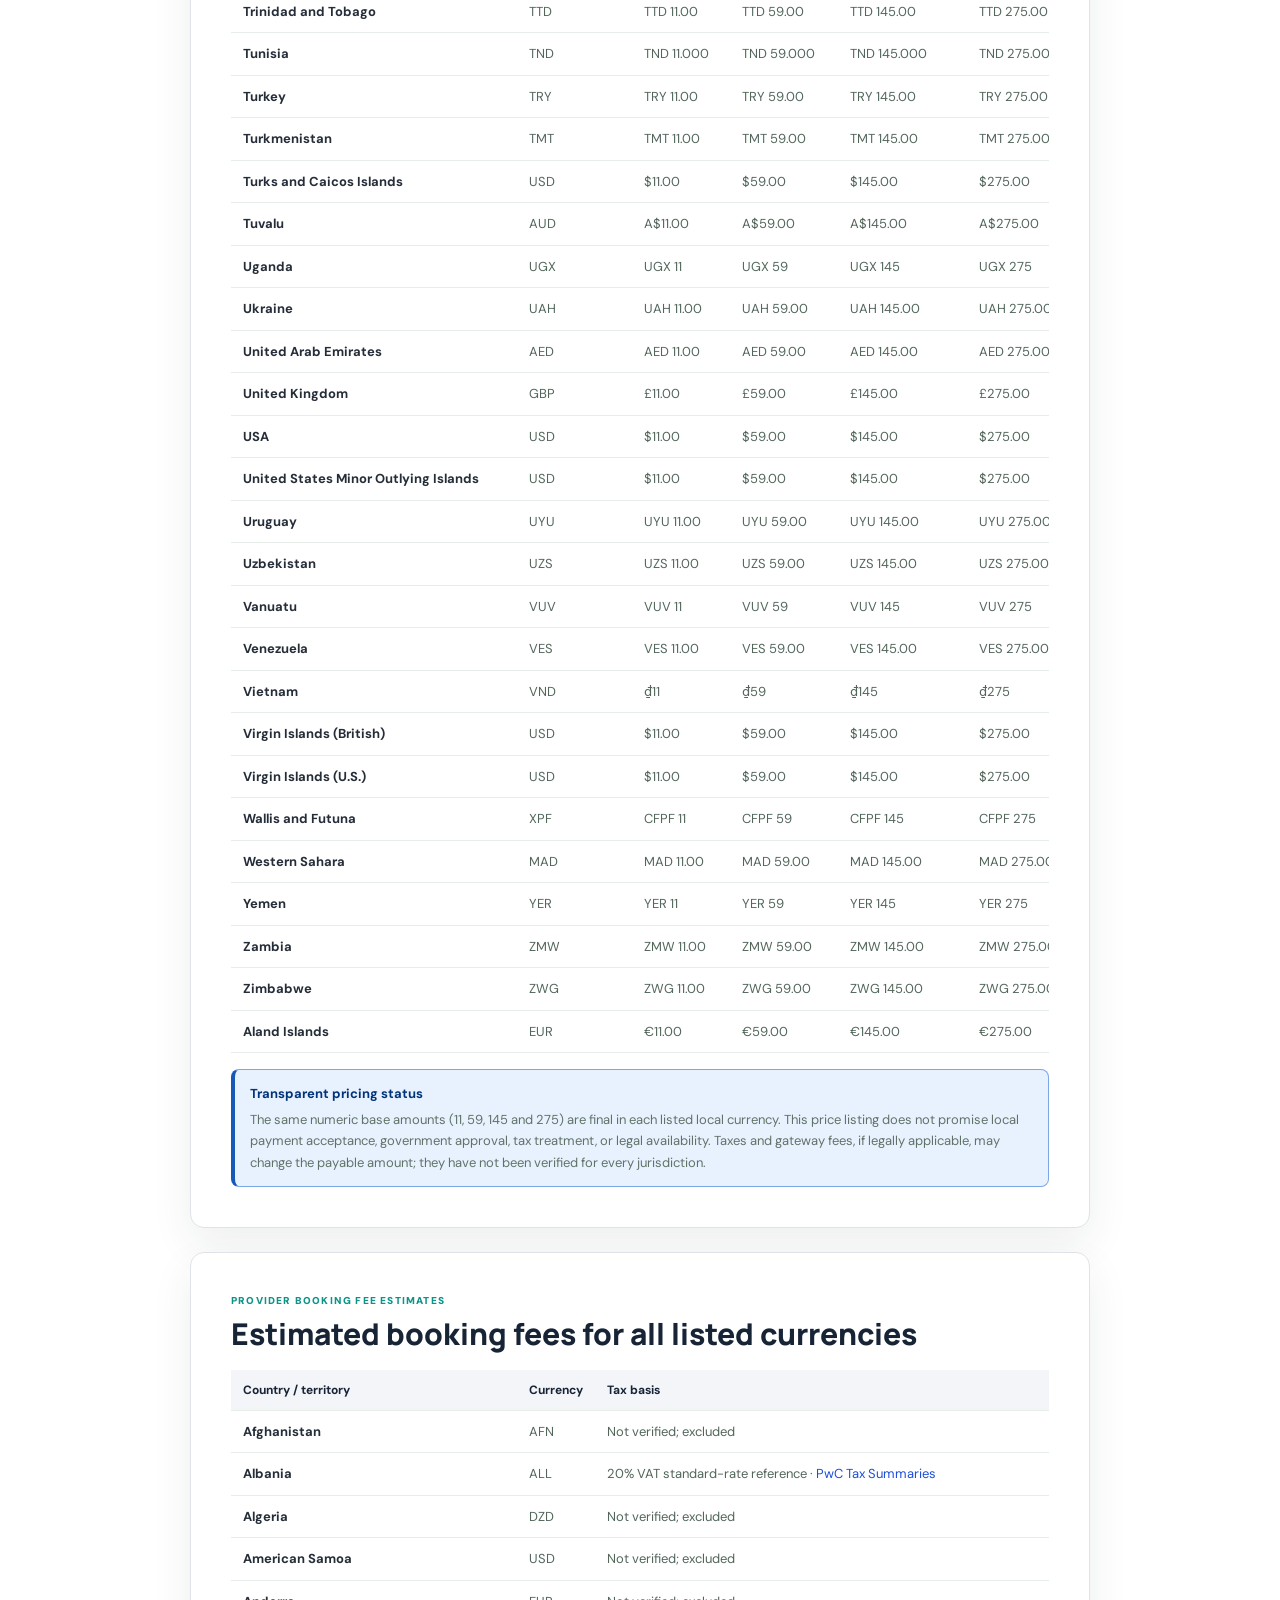
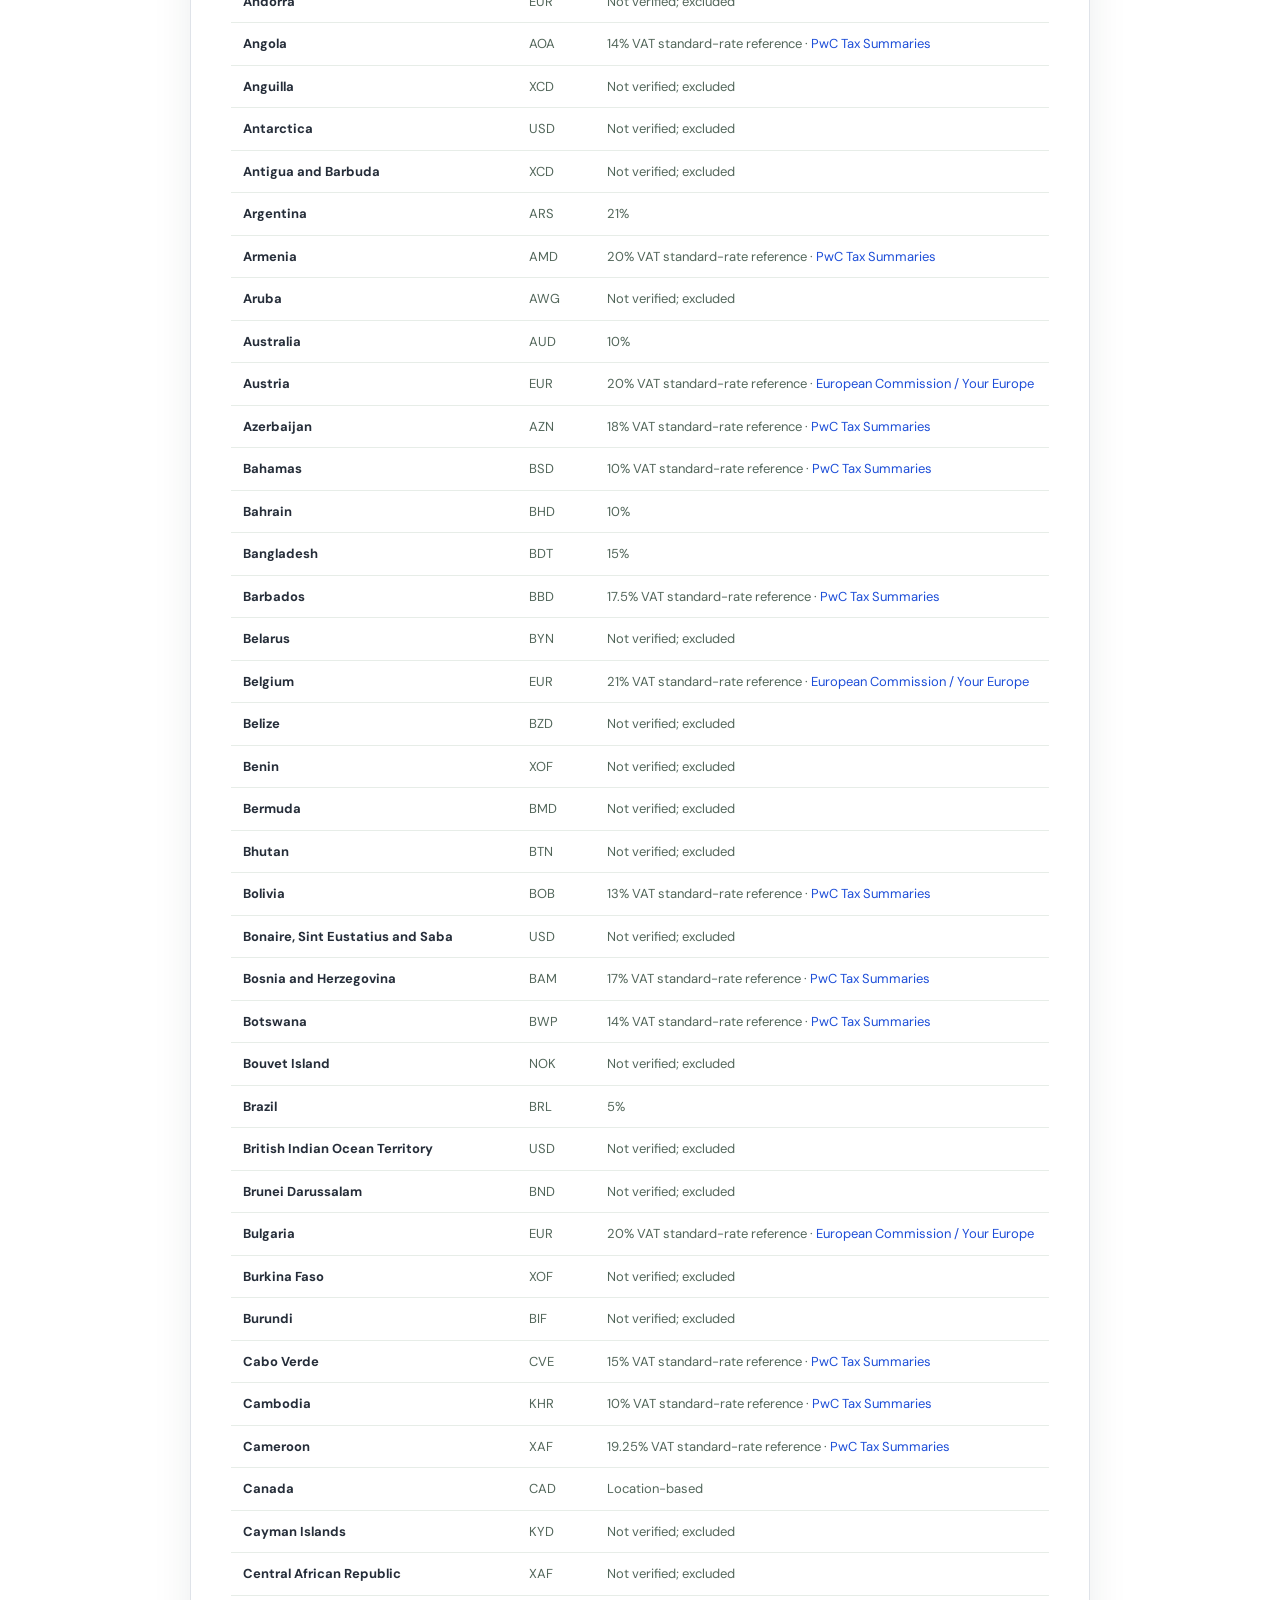
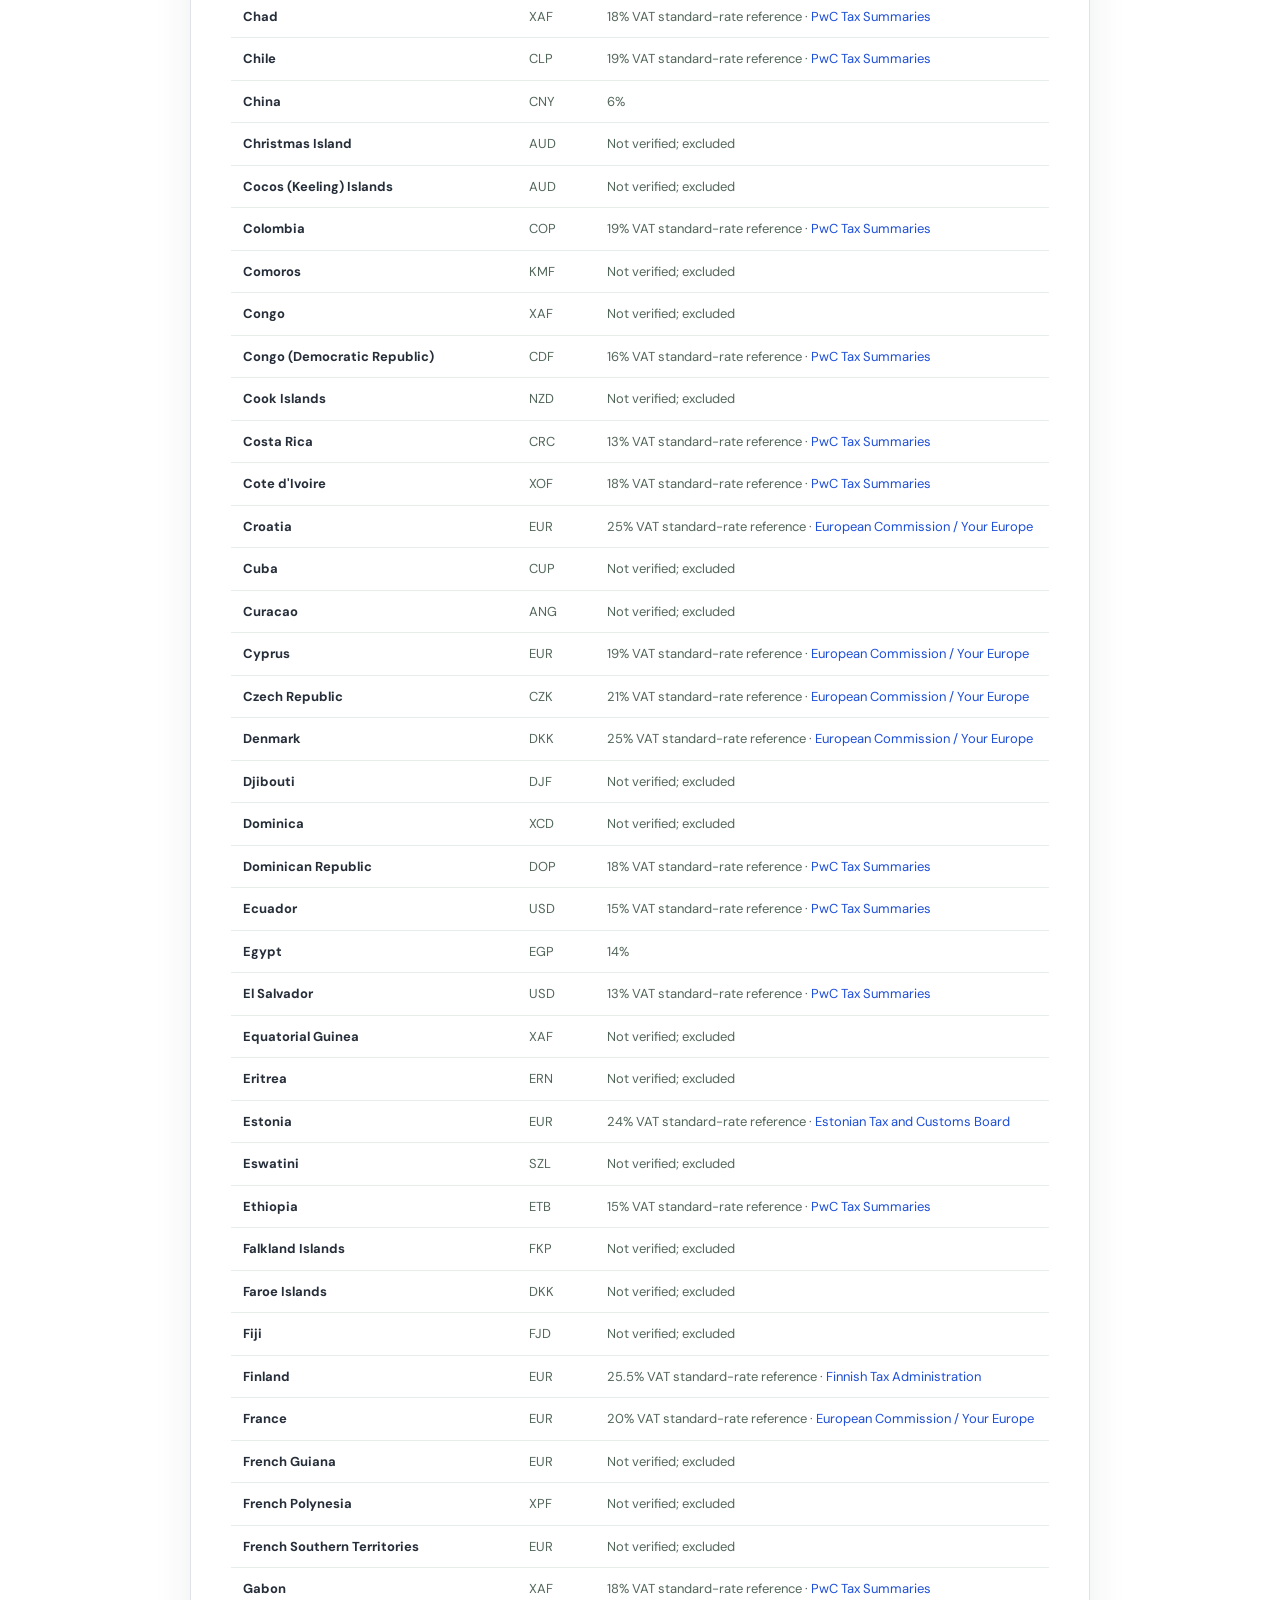
<file: pricing-estimate.html>
<!doctype html>
<html lang="en">
<head>
  <meta charset="utf-8" />
  <meta name="viewport" content="width=device-width, initial-scale=1" />
  <meta name="theme-color" content="#06244e" />
  <meta name="robots" content="noindex, nofollow" />
  <title>Pricing estimate | TIME2INCOME</title>
  <link rel="icon" type="image/x-icon" href="/favicon.ico" />
  <link rel="icon" type="image/png" sizes="192x192" href="/assets/time2income-192.png" />
  <link rel="stylesheet" href="styles.css" />
  <link rel="stylesheet" href="redesign.css?v=20261104-live-layout2" />
  <link rel="stylesheet" href="payment.css?v=20261106-final-package-prices1" />
  <link rel="stylesheet" href="theme-blue.css?v=20261107-blue-theme2" />
  <link rel="stylesheet" href="unified-white-blue-theme.css?v=20261108-white-blue-workspace">
</head>
<body class="payment-page pricing-estimate-page">
  <main class="payment-shell">
    <header class="auth-header">
      <a class="brand" href="index.html?page=marketplace" aria-label="TIME2INCOME marketplace">
        <span class="brand-mark" aria-hidden="true"><img src="assets/time2income-brand.png" alt="" /></span>
        <span class="brand-name">TIME<span class="brand-number">2</span>INCOME</span>
      </a>
      <a class="btn btn-quiet" href="index.html?page=marketplace">Back to marketplace</a>
    </header>
    <section class="pricing-estimate-card" aria-labelledby="pricingTitle">
      <p class="section-kicker">TIME2INCOME PRICING INFORMATION</p>
      <h1 id="pricingTitle">T2I package prices and fee information</h1>
      <p class="pricing-intro">The T2I package base prices shown below are final: 100 T2I / 11, 600 T2I / 59, 1,600 T2I / 145, and 3,500 T2I / 275 in the same numeric amounts for each listed local currency. These are base prices; applicable checkout fees or taxes are separate. The country selector includes the 249 country and territory entries listed in profile setup. The fee calculator below is for provider booking fees, not T2I purchases.</p>
      <p class="pricing-estimate-warning" role="note">
        <strong>T2I Token Purchase Disclaimer</strong>
        T2I Tokens are platform utility tokens purchased for accessing eligible services and features within TIME2INCOME. They are not real money, investments, deposits, or guaranteed monetary-value assets. Tokens can be used for eligible activities such as posting tasks, publishing profiles, accessing premium features, and other services listed on our platform. Tokens do not expire under the current policy and remain in your wallet until used, subject to account and platform terms. Purchased tokens are generally non-refundable and cannot be exchanged for cash, withdrawn, or transferred outside the platform. Please review token prices and usage details carefully before purchasing. Legally required refunds and verified technical-error corrections remain applicable.
        <br><strong>T2I purchases are not currently enabled; this page does not collect payment.</strong>
      </p>
      <label class="form-label" for="pricingCountry">Your profile country / territory and listed currency</label>
      <select id="pricingCountry" autocomplete="country-name" aria-controls="pricingBreakdown"></select>
      <p class="pricing-country-coverage" id="pricingCountryCoverage" role="status"></p>
      <label class="form-label" id="pricingRegionField" for="pricingRegion" hidden>State / province</label>
      <select id="pricingRegion" hidden></select>
      <label class="form-label" id="pricingServiceCategoryField" for="pricingServiceCategory" hidden>Malaysia service category</label>
      <select id="pricingServiceCategory" hidden></select>
      <section class="pricing-breakdown" id="pricingBreakdown" aria-labelledby="pricingSelectedCountry">
        <h2 id="pricingSelectedCountry"></h2>
        <dl>
          <div><dt>Fixed charge</dt><dd id="pricingFixed"></dd></div>
          <div><dt>Service fee (5% of fixed charge)</dt><dd id="pricingServiceFee"></dd></div>
          <div><dt>Platform fee (5% of fixed charge)</dt><dd id="pricingPlatformFee"></dd></div>
          <div><dt>Fee subtotal</dt><dd id="pricingFeeSubtotal"></dd></div>
          <div><dt id="pricingTaxLine">Assumed local tax</dt><dd id="pricingTaxAmount"></dd></div>
          <div><dt>Gateway recovery (gross-up estimate)</dt><dd id="pricingGatewayAmount"></dd></div>
          <div class="pricing-total-row"><dt id="pricingTotalLabel">Estimated total</dt><dd id="pricingTotal"></dd></div>
        </dl>
        <p class="pricing-gateway-note" id="pricingGatewayRate"></p>
        <p class="pricing-estimate-status" id="pricingEstimateStatus" role="status" aria-live="polite"></p>
      </section>
      <details class="pricing-assumptions">
        <summary>How this estimate is calculated</summary>
        <p>Fixed charge: 11 local currency units. Service and platform fees: 5% each of that fixed charge. Where a tax rate is shown, it is applied to the 12.10-unit fee subtotal as a planning proxy; a published standard rate may not apply to this transaction. An assumed gateway rate is grossed up against the fee subtotal plus tax, then rounded up to the currency's minor-unit precision.</p>
        <p>The India gateway planning assumption is 2.36% effective; the generic international planning assumption is 3.54%. These are not country-specific provider quotes and do not confirm payment support. Real gateway fees can depend on merchant location, payment method, currency support, FX and contract terms.</p>
      </details>
      <p class="pricing-net-note">No exchange-rate conversion is applied: this estimate uses 11 units of each local currency, not the current equivalent of ₹11. The 12.10-unit fee subtotal is before tax, gateway recovery and business operating expenses, so this estimate cannot guarantee net profit.</p>
      <p class="pricing-current-checkout-note" role="note">
        <strong>Payment status and limits</strong>
        Booking fee totals on this page are estimates, not final payable checkout totals. A listed local currency does not confirm payment-method or settlement support in that country. Paid T2I packages remain disabled until a secure server-side payment and token-credit flow is implemented and verified. Booking-fee estimates must be validated against applicable local rules and the payment provider before use.
      </p>
    </section>
    <section class="pricing-list-card" aria-labelledby="t2iPackagePricesTitle">
      <p class="section-kicker">FINAL T2I PACKAGE BASE PRICES</p>
      <h2 id="t2iPackagePricesTitle">Same numeric base price in each listed local currency</h2>
      <p class="pricing-intro">These are the final TIME2INCOME package base prices, not currency conversions from INR. Fees and taxes are not included in the base prices; estimates may be available only for some countries. Packages cannot currently be purchased.</p>
      <div class="pricing-table-wrap">
        <table class="pricing-country-table">
          <thead><tr><th scope="col">Country / territory</th><th scope="col">Listed currency</th><th scope="col">Mini · 100 T2I</th><th scope="col">Basic · 600 T2I</th><th scope="col">Popular · 1,600 T2I</th><th scope="col">Pro · 3,500 T2I</th></tr></thead>
          <tbody id="t2iPackageCountryRows"></tbody>
        </table>
      </div>
      <p class="pricing-table-note" role="note">
        <strong>Transparent pricing status</strong>
        The same numeric base amounts (11, 59, 145 and 275) are final in each listed local currency. This price listing does not promise local payment acceptance, government approval, tax treatment, or legal availability. Taxes and gateway fees, if legally applicable, may change the payable amount; they have not been verified for every jurisdiction.
      </p>
    </section>
    <section class="pricing-list-card" aria-labelledby="pricingListTitle">
      <p class="section-kicker">PROVIDER BOOKING FEE ESTIMATES</p>
      <h2 id="pricingListTitle">Estimated booking fees for all listed currencies</h2>
      <div class="pricing-table-wrap">
        <table class="pricing-country-table">
          <thead><tr><th scope="col">Country / territory</th><th scope="col">Currency</th><th scope="col">Tax basis</th><th scope="col">Fee estimate</th></tr></thead>
          <tbody id="pricingCountryRows"></tbody>
        </table>
      </div>
      <p class="pricing-table-note" role="note">
        <strong>Estimate assumptions</strong>
        For countries without either a configured tax estimate or a published rate reference, the amount shown is a pre-tax planning subtotal; local tax is not assumed to be zero. The international gateway factor is a generic 3.54% planning assumption, not a country-specific provider quote. Existing chart rates are estimates unless explicitly linked to a published standard-rate source; even a published standard rate does not determine the tax treatment of a particular service. Brazil uses the supplied 5% assumption. Source links are provided in the table; rates were reviewed on 6 November 2026. Tax applicability and whether a gateway fee may be passed to customers require review before live use.
      </p>
    </section>
    <section class="pricing-list-card" id="pricingJurisdictionBreakdown" aria-labelledby="pricingJurisdictionTitle" hidden>
      <p class="section-kicker">LOCATION-WISE DETAILS</p>
      <h2 id="pricingJurisdictionTitle">State, province, and service-category estimates</h2>
      <div class="pricing-table-wrap">
        <table class="pricing-country-table">
          <thead><tr><th scope="col">State / province / category</th><th scope="col">Tax assumption</th><th scope="col">Estimated checkout</th></tr></thead>
          <tbody id="pricingJurisdictionRows"></tbody>
        </table>
      </div>
    </section>
    <nav class="auth-legal-links pricing-page-links" aria-label="Help and legal information">
      <a href="help.html">Help</a>
      <a href="privacy.html">Privacy Policy</a>
      <a href="terms.html">Terms of Service</a>
    </nav>
  </main>
  <script src="country-directory.js?v=20261106-directory-currencies"></script>
  <script src="pricing-config.js?v=20261106-global-checkout-v5"></script>
  <script src="pricing-estimate.js?v=20261106-all-country-estimate-subtotals1"></script>
</body>
</html>
</file>
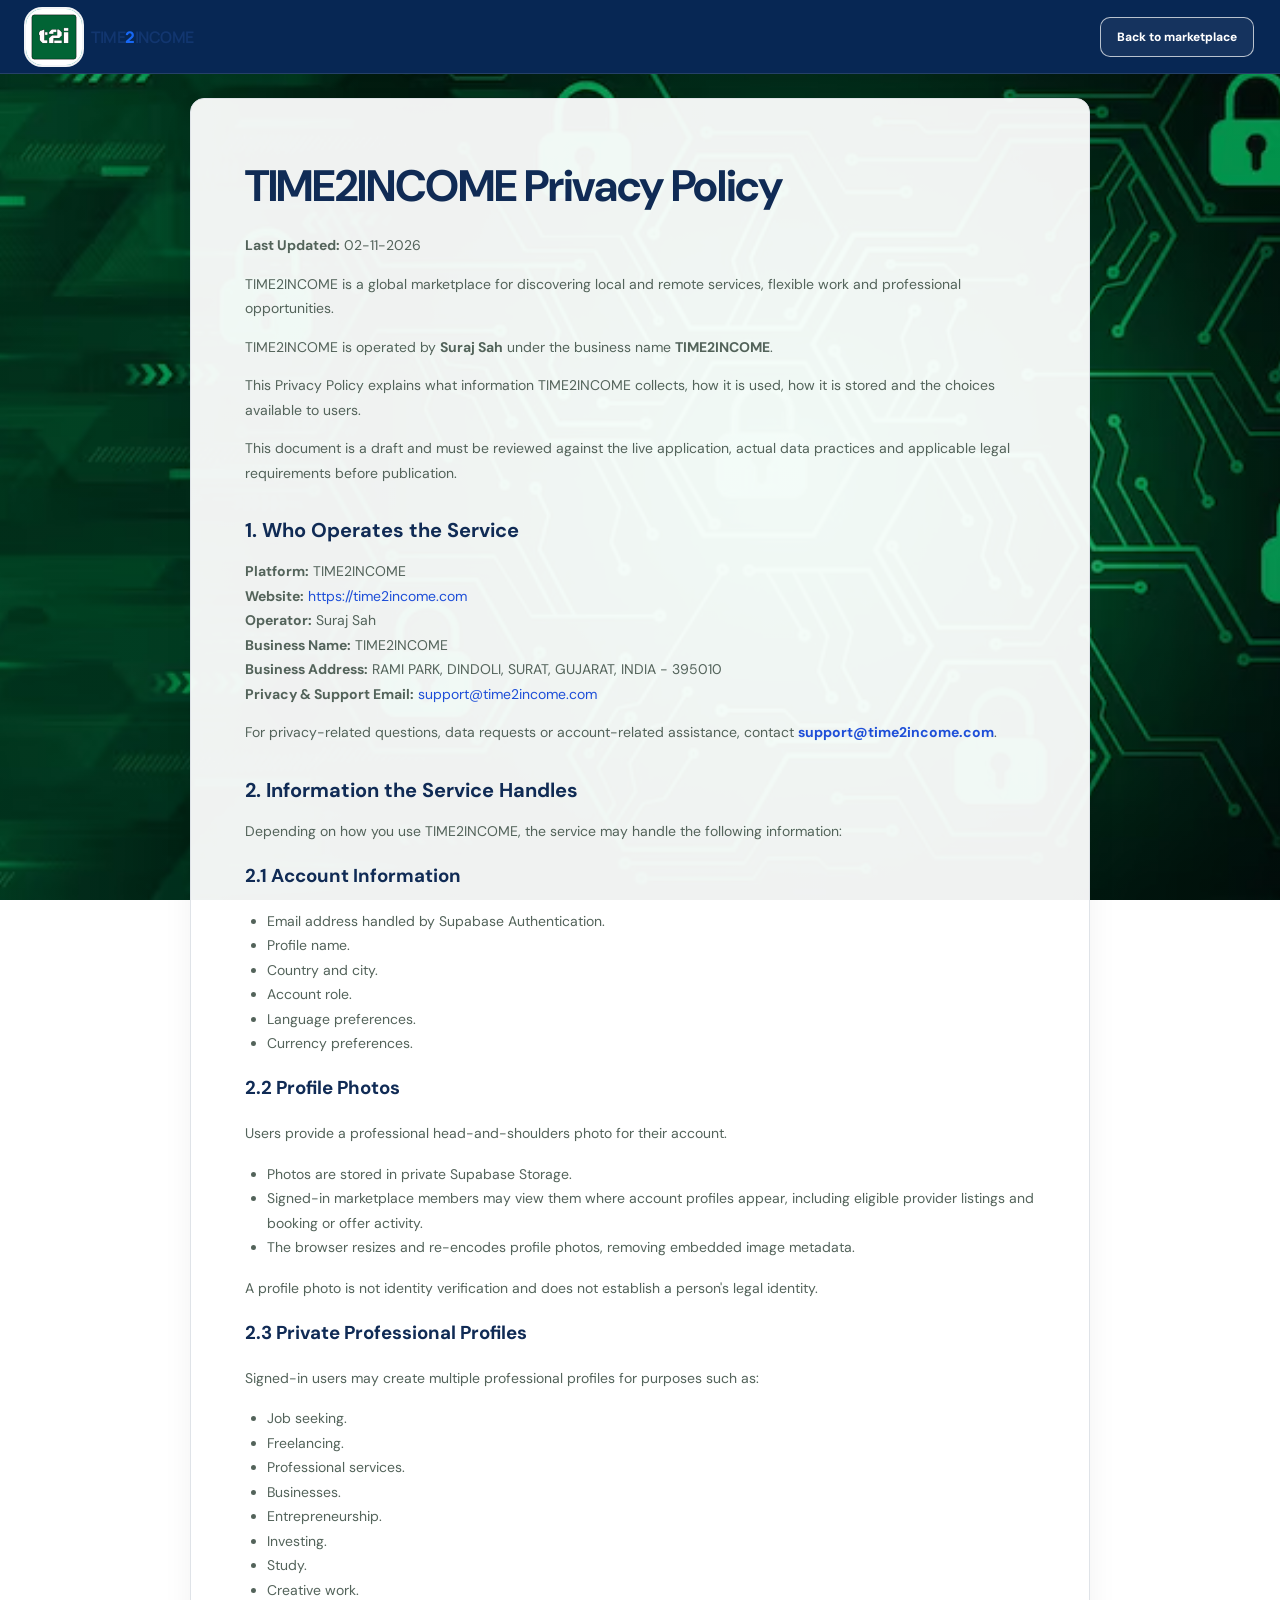
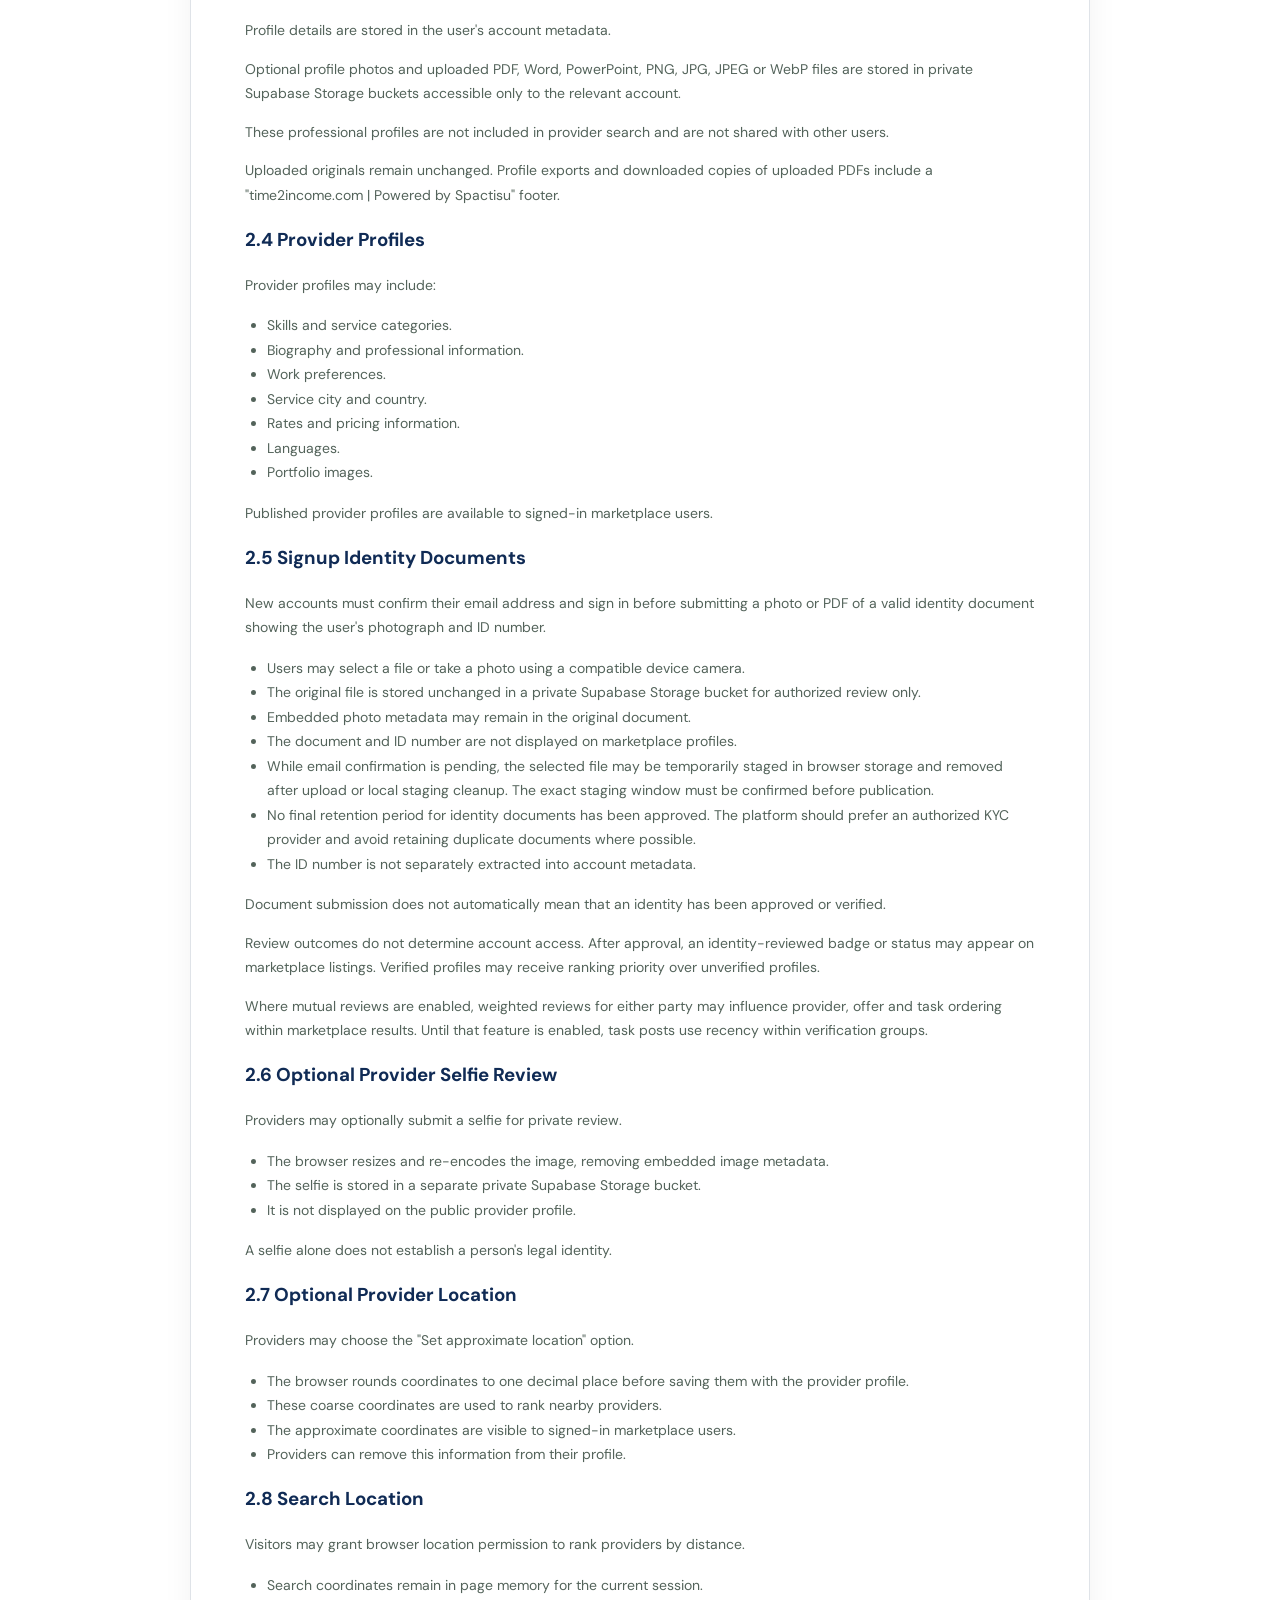
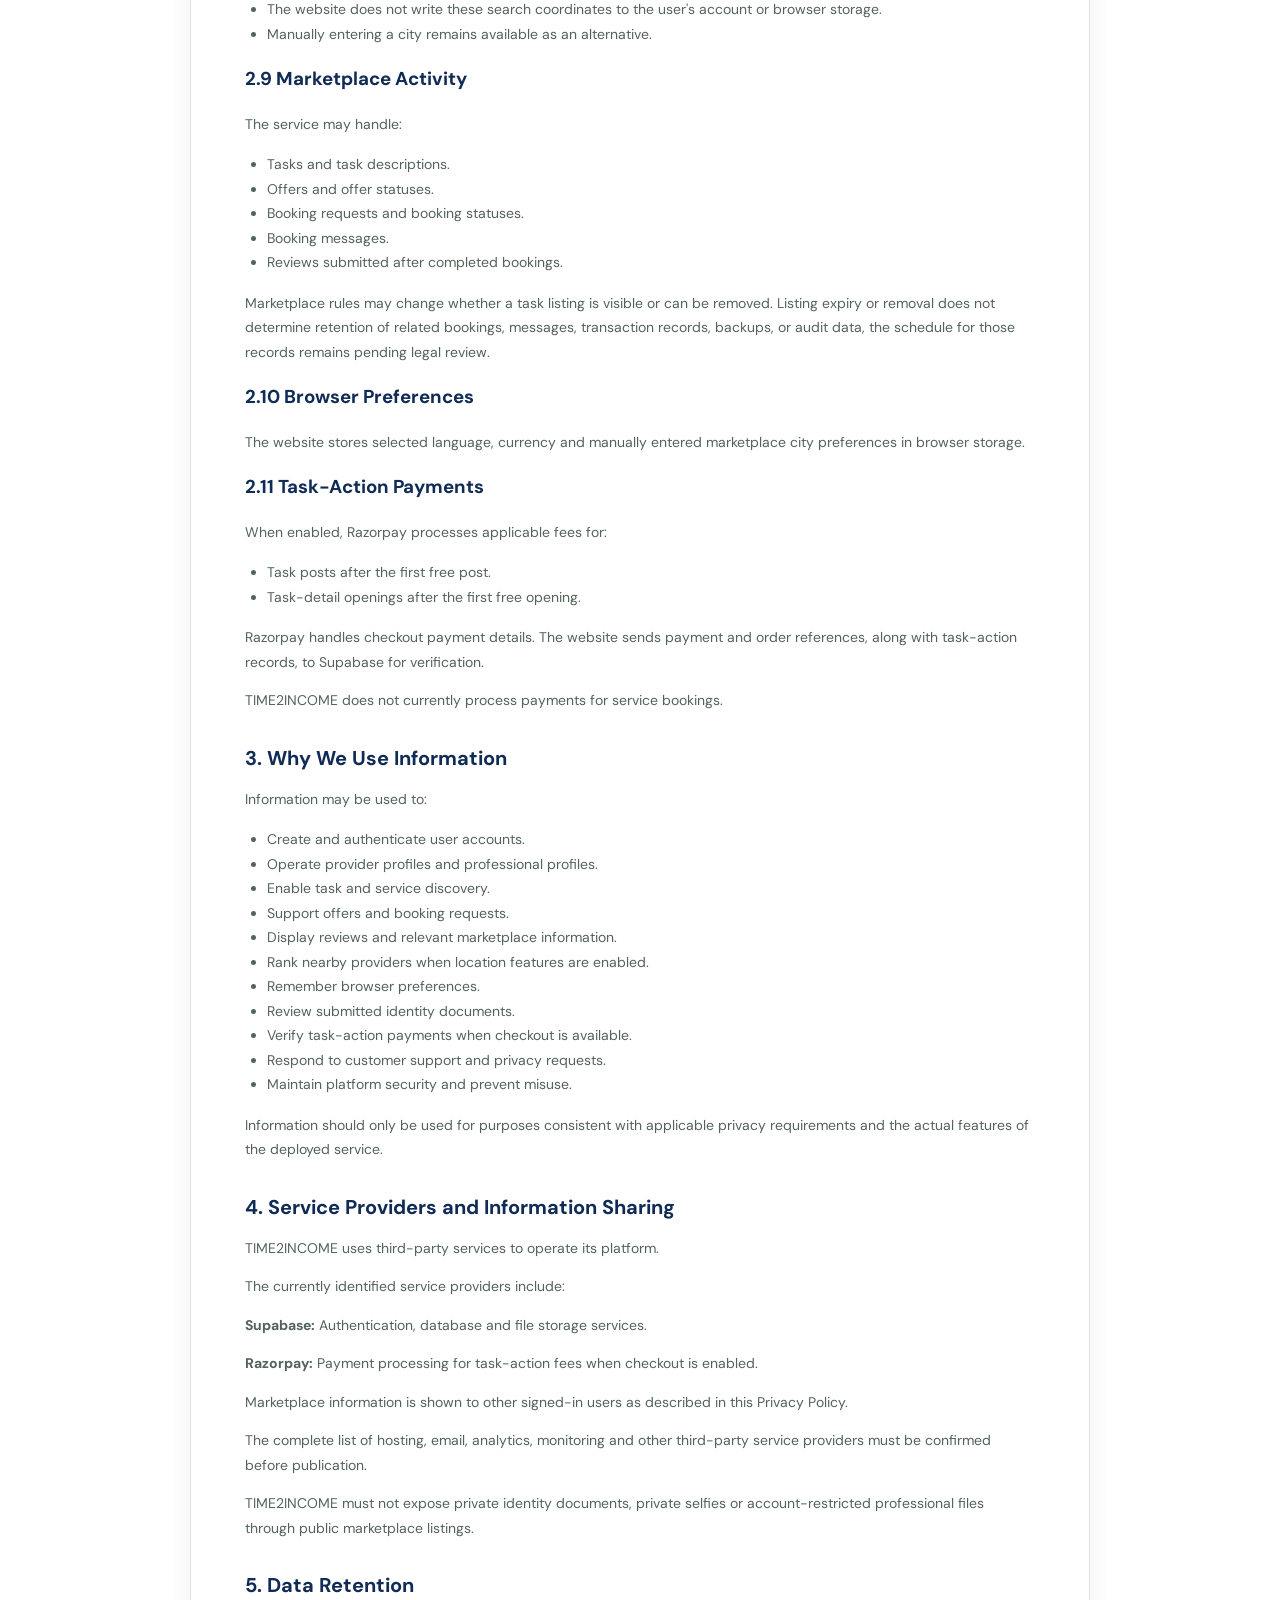
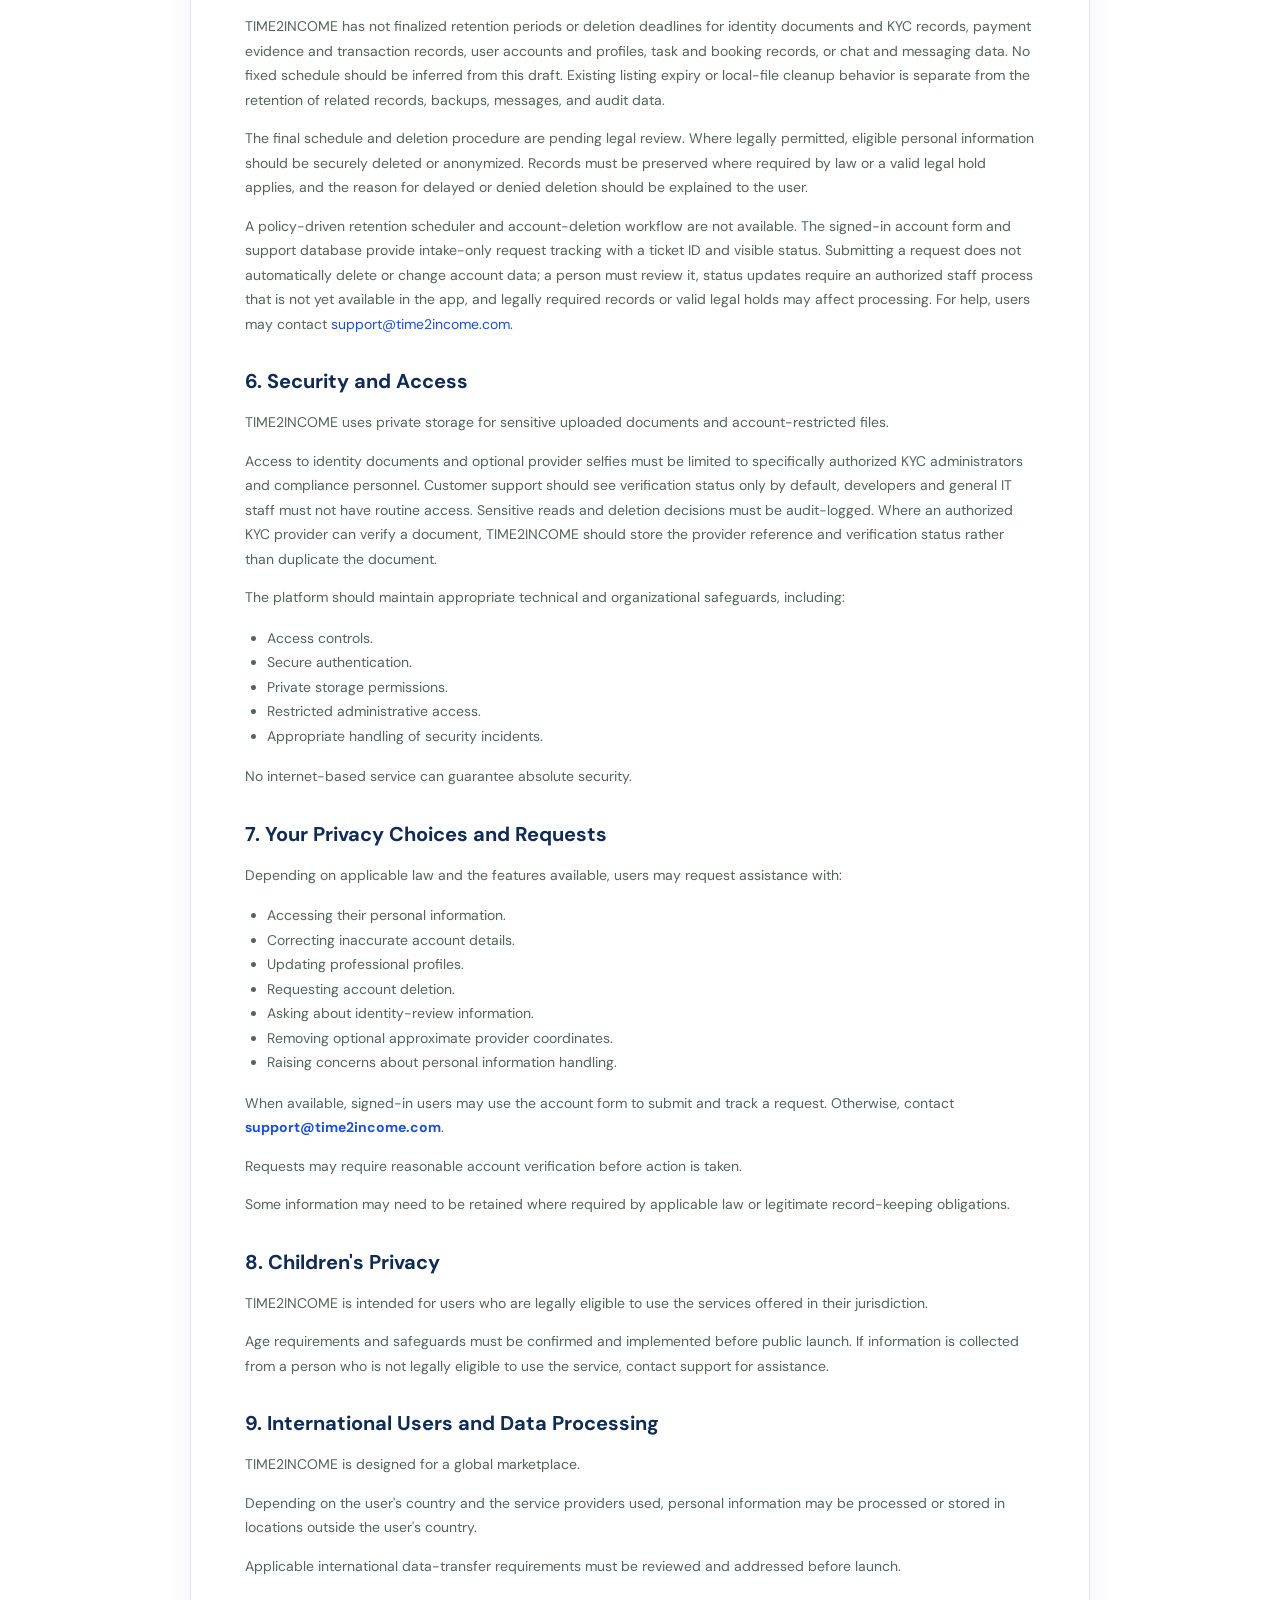
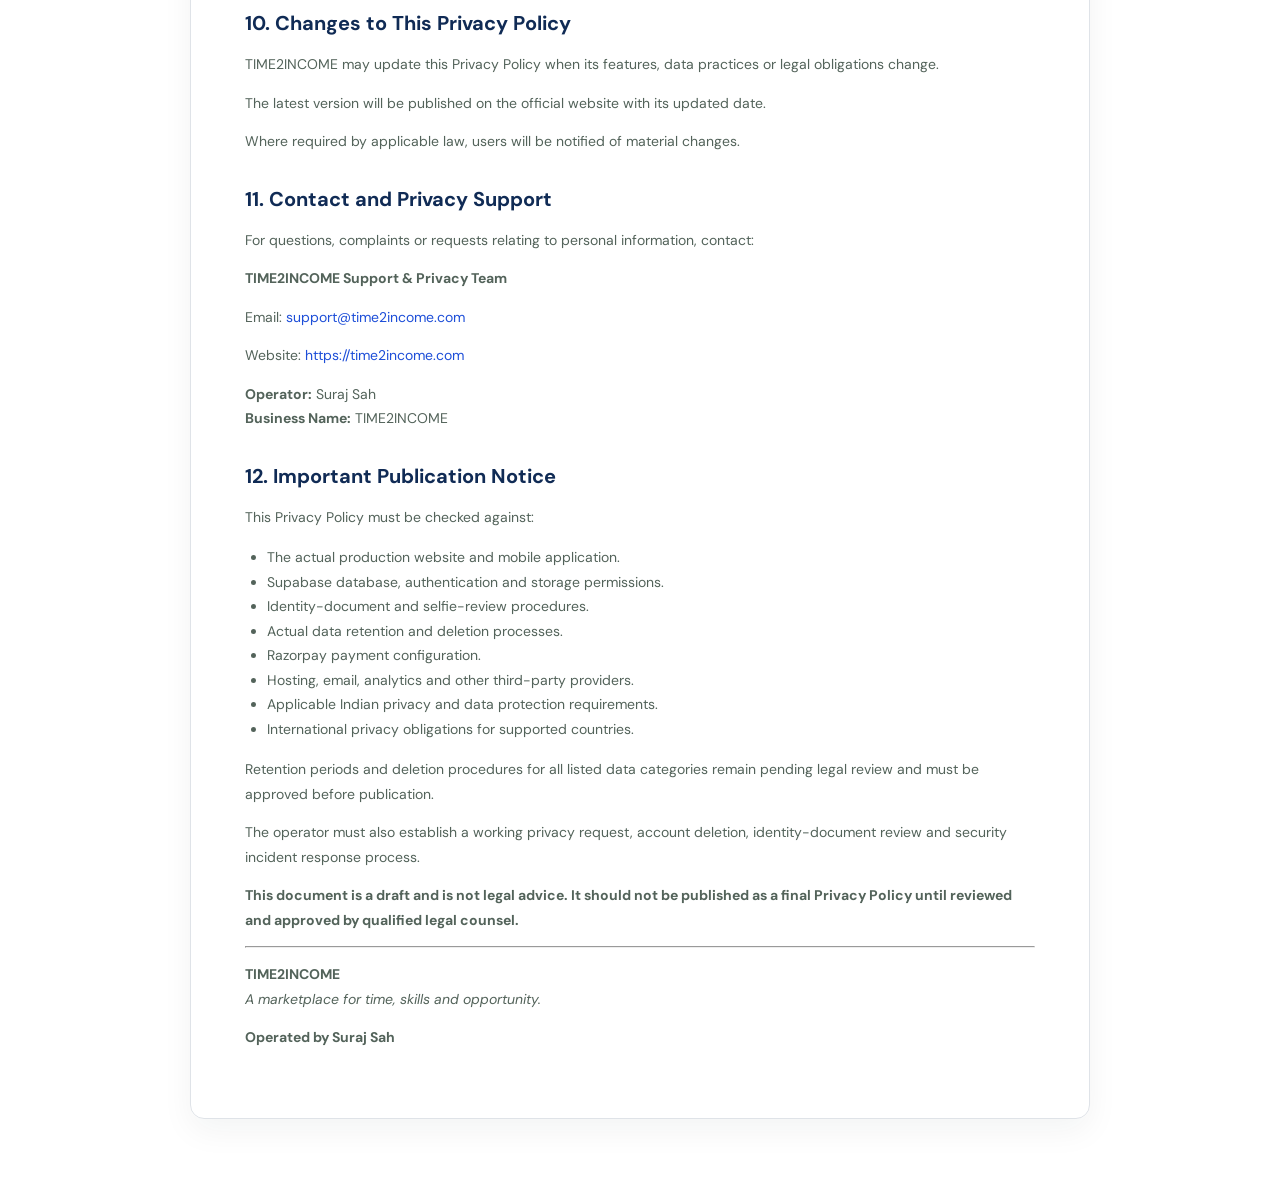
<file: privacy.html>
<!doctype html>
<html lang="en">
<head>
  <meta charset="utf-8">
  <meta name="viewport" content="width=device-width, initial-scale=1">
  <meta name="robots" content="noindex, nofollow">
  <meta name="description" content="Draft TIME2INCOME privacy policy for review before publication.">
  <title>Privacy Policy | TIME2INCOME</title>
  <link rel="icon" type="image/png" sizes="192x192" href="assets/time2income-192.png">
  <link rel="stylesheet" href="styles.css">
  <link rel="stylesheet" href="redesign.css?v=20261104-live-layout2">
  <link rel="stylesheet" href="theme-blue.css?v=20261107-blue-theme2" />
  <link rel="stylesheet" href="unified-white-blue-theme.css?v=20261108-white-blue-workspace">
</head>
<body class="legal-page privacy-page">
  <header class="legal-header">
    <a class="brand" href="index.html?page=marketplace" aria-label="TIME2INCOME marketplace">
      <span class="brand-mark" aria-hidden="true"><img src="assets/time2income-brand.png" alt="" /></span>
      <span class="brand-name">TIME<span class="brand-number">2</span>INCOME</span>
    </a>
    <a class="btn btn-outline" href="index.html?page=marketplace">Back to marketplace</a>
  </header>
  <main class="legal-document">
    <h1>TIME2INCOME Privacy Policy</h1>
    <p><strong>Last Updated:</strong> 02-11-2026</p>
    <p>TIME2INCOME is a global marketplace for discovering local and remote services, flexible work and professional opportunities.</p>
    <p>TIME2INCOME is operated by <strong>Suraj Sah</strong> under the business name <strong>TIME2INCOME</strong>.</p>
    <p>This Privacy Policy explains what information TIME2INCOME collects, how it is used, how it is stored and the choices available to users.</p>
    <p>This document is a draft and must be reviewed against the live application, actual data practices and applicable legal requirements before publication.</p>

    <h2>1. Who Operates the Service</h2>
    <p><strong>Platform:</strong> TIME2INCOME<br>
      <strong>Website:</strong> <a href="https://time2income.com/">https://time2income.com</a><br>
      <strong>Operator:</strong> Suraj Sah<br>
      <strong>Business Name:</strong> TIME2INCOME<br>
      <strong>Business Address:</strong> RAMI PARK, DINDOLI, SURAT, GUJARAT, INDIA - 395010<br>
      <strong>Privacy &amp; Support Email:</strong> <a href="/cdn-cgi/l/email-protection#592a2c2929362b2d192d30343c6b30373a36343c773a3634"><span class="__cf_email__" data-cfemail="96e5e3e6e6f9e4e2d6e2fffbf3a4fff8f5f9fbf3b8f5f9fb">[email&#002a66;protected]</span></a></p>
    <p>For privacy-related questions, data requests or account-related assistance, contact <a href="/cdn-cgi/l/email-protection#4f3c3a3f3f203d3b0f3b26222a7d26212c20222a612c2022"><strong><span class="__cf_email__" data-cfemail="50232520203f22241024393d3562393e333f3d357e333f3d">[email&#002a66;protected]</span></strong></a>.</p>

    <h2>2. Information the Service Handles</h2>
    <p>Depending on how you use TIME2INCOME, the service may handle the following information:</p>

    <h3>2.1 Account Information</h3>
    <ul>
      <li>Email address handled by Supabase Authentication.</li>
      <li>Profile name.</li>
      <li>Country and city.</li>
      <li>Account role.</li>
      <li>Language preferences.</li>
      <li>Currency preferences.</li>
    </ul>

    <h3>2.2 Profile Photos</h3>
    <p>Users provide a professional head-and-shoulders photo for their account.</p>
    <ul>
      <li>Photos are stored in private Supabase Storage.</li>
      <li>Signed-in marketplace members may view them where account profiles appear, including eligible provider listings and booking or offer activity.</li>
      <li>The browser resizes and re-encodes profile photos, removing embedded image metadata.</li>
    </ul>
    <p>A profile photo is not identity verification and does not establish a person's legal identity.</p>

    <h3>2.3 Private Professional Profiles</h3>
    <p>Signed-in users may create multiple professional profiles for purposes such as:</p>
    <ul>
      <li>Job seeking.</li>
      <li>Freelancing.</li>
      <li>Professional services.</li>
      <li>Businesses.</li>
      <li>Entrepreneurship.</li>
      <li>Investing.</li>
      <li>Study.</li>
      <li>Creative work.</li>
    </ul>
    <p>Profile details are stored in the user's account metadata.</p>
    <p>Optional profile photos and uploaded PDF, Word, PowerPoint, PNG, JPG, JPEG or WebP files are stored in private Supabase Storage buckets accessible only to the relevant account.</p>
    <p>These professional profiles are not included in provider search and are not shared with other users.</p>
    <p>Uploaded originals remain unchanged. Profile exports and downloaded copies of uploaded PDFs include a "time2income.com | Powered by Spactisu" footer.</p>

    <h3>2.4 Provider Profiles</h3>
    <p>Provider profiles may include:</p>
    <ul>
      <li>Skills and service categories.</li>
      <li>Biography and professional information.</li>
      <li>Work preferences.</li>
      <li>Service city and country.</li>
      <li>Rates and pricing information.</li>
      <li>Languages.</li>
      <li>Portfolio images.</li>
    </ul>
    <p>Published provider profiles are available to signed-in marketplace users.</p>

    <h3>2.5 Signup Identity Documents</h3>
    <p>New accounts must confirm their email address and sign in before submitting a photo or PDF of a valid identity document showing the user's photograph and ID number.</p>
    <ul>
      <li>Users may select a file or take a photo using a compatible device camera.</li>
      <li>The original file is stored unchanged in a private Supabase Storage bucket for authorized review only.</li>
      <li>Embedded photo metadata may remain in the original document.</li>
      <li>The document and ID number are not displayed on marketplace profiles.</li>
      <li>While email confirmation is pending, the selected file may be temporarily staged in browser storage and removed after upload or local staging cleanup. The exact staging window must be confirmed before publication.</li>
      <li>No final retention period for identity documents has been approved. The platform should prefer an authorized KYC provider and avoid retaining duplicate documents where possible.</li>
      <li>The ID number is not separately extracted into account metadata.</li>
    </ul>
    <p>Document submission does not automatically mean that an identity has been approved or verified.</p>
    <p>Review outcomes do not determine account access. After approval, an identity-reviewed badge or status may appear on marketplace listings. Verified profiles may receive ranking priority over unverified profiles.</p>
    <p>Where mutual reviews are enabled, weighted reviews for either party may influence provider, offer and task ordering within marketplace results. Until that feature is enabled, task posts use recency within verification groups.</p>

    <h3>2.6 Optional Provider Selfie Review</h3>
    <p>Providers may optionally submit a selfie for private review.</p>
    <ul>
      <li>The browser resizes and re-encodes the image, removing embedded image metadata.</li>
      <li>The selfie is stored in a separate private Supabase Storage bucket.</li>
      <li>It is not displayed on the public provider profile.</li>
    </ul>
    <p>A selfie alone does not establish a person's legal identity.</p>

    <h3>2.7 Optional Provider Location</h3>
    <p>Providers may choose the "Set approximate location" option.</p>
    <ul>
      <li>The browser rounds coordinates to one decimal place before saving them with the provider profile.</li>
      <li>These coarse coordinates are used to rank nearby providers.</li>
      <li>The approximate coordinates are visible to signed-in marketplace users.</li>
      <li>Providers can remove this information from their profile.</li>
    </ul>

    <h3>2.8 Search Location</h3>
    <p>Visitors may grant browser location permission to rank providers by distance.</p>
    <ul>
      <li>Search coordinates remain in page memory for the current session.</li>
      <li>The website does not write these search coordinates to the user's account or browser storage.</li>
      <li>Manually entering a city remains available as an alternative.</li>
    </ul>

    <h3>2.9 Marketplace Activity</h3>
    <p>The service may handle:</p>
    <ul>
      <li>Tasks and task descriptions.</li>
      <li>Offers and offer statuses.</li>
      <li>Booking requests and booking statuses.</li>
      <li>Booking messages.</li>
      <li>Reviews submitted after completed bookings.</li>
    </ul>
    <p>Marketplace rules may change whether a task listing is visible or can be removed. Listing expiry or removal does not determine retention of related bookings, messages, transaction records, backups, or audit data, the schedule for those records remains pending legal review.</p>

    <h3>2.10 Browser Preferences</h3>
    <p>The website stores selected language, currency and manually entered marketplace city preferences in browser storage.</p>

    <h3>2.11 Task-Action Payments</h3>
    <p>When enabled, Razorpay processes applicable fees for:</p>
    <ul>
      <li>Task posts after the first free post.</li>
      <li>Task-detail openings after the first free opening.</li>
    </ul>
    <p>Razorpay handles checkout payment details. The website sends payment and order references, along with task-action records, to Supabase for verification.</p>
    <p>TIME2INCOME does not currently process payments for service bookings.</p>

    <h2>3. Why We Use Information</h2>
    <p>Information may be used to:</p>
    <ul>
      <li>Create and authenticate user accounts.</li>
      <li>Operate provider profiles and professional profiles.</li>
      <li>Enable task and service discovery.</li>
      <li>Support offers and booking requests.</li>
      <li>Display reviews and relevant marketplace information.</li>
      <li>Rank nearby providers when location features are enabled.</li>
      <li>Remember browser preferences.</li>
      <li>Review submitted identity documents.</li>
      <li>Verify task-action payments when checkout is available.</li>
      <li>Respond to customer support and privacy requests.</li>
      <li>Maintain platform security and prevent misuse.</li>
    </ul>
    <p>Information should only be used for purposes consistent with applicable privacy requirements and the actual features of the deployed service.</p>

    <h2>4. Service Providers and Information Sharing</h2>
    <p>TIME2INCOME uses third-party services to operate its platform.</p>
    <p>The currently identified service providers include:</p>
    <p><strong>Supabase:</strong> Authentication, database and file storage services.</p>
    <p><strong>Razorpay:</strong> Payment processing for task-action fees when checkout is enabled.</p>
    <p>Marketplace information is shown to other signed-in users as described in this Privacy Policy.</p>
    <p>The complete list of hosting, email, analytics, monitoring and other third-party service providers must be confirmed before publication.</p>
    <p>TIME2INCOME must not expose private identity documents, private selfies or account-restricted professional files through public marketplace listings.</p>

    <h2>5. Data Retention</h2>
    <p>TIME2INCOME has not finalized retention periods or deletion deadlines for identity documents and KYC records, payment evidence and transaction records, user accounts and profiles, task and booking records, or chat and messaging data. No fixed schedule should be inferred from this draft. Existing listing expiry or local-file cleanup behavior is separate from the retention of related records, backups, messages, and audit data.</p>
    <p>The final schedule and deletion procedure are pending legal review. Where legally permitted, eligible personal information should be securely deleted or anonymized. Records must be preserved where required by law or a valid legal hold applies, and the reason for delayed or denied deletion should be explained to the user.</p>
    <p>A policy-driven retention scheduler and account-deletion workflow are not available. The signed-in account form and support database provide intake-only request tracking with a ticket ID and visible status. Submitting a request does not automatically delete or change account data; a person must review it, status updates require an authorized staff process that is not yet available in the app, and legally required records or valid legal holds may affect processing. For help, users may contact <a href="/cdn-cgi/l/email-protection#dfacaaafafb0adab9fabb6b2baedb6b1bcb0b2baf1bcb0b2"><span class="__cf_email__" data-cfemail="82f1f7f2f2edf0f6c2f6ebefe7b0ebece1edefe7ace1edef">[email&#002a66;protected]</span></a>.</p>

    <h2>6. Security and Access</h2>
    <p>TIME2INCOME uses private storage for sensitive uploaded documents and account-restricted files.</p>
    <p>Access to identity documents and optional provider selfies must be limited to specifically authorized KYC administrators and compliance personnel. Customer support should see verification status only by default, developers and general IT staff must not have routine access. Sensitive reads and deletion decisions must be audit-logged. Where an authorized KYC provider can verify a document, TIME2INCOME should store the provider reference and verification status rather than duplicate the document.</p>
    <p>The platform should maintain appropriate technical and organizational safeguards, including:</p>
    <ul>
      <li>Access controls.</li>
      <li>Secure authentication.</li>
      <li>Private storage permissions.</li>
      <li>Restricted administrative access.</li>
      <li>Appropriate handling of security incidents.</li>
    </ul>
    <p>No internet-based service can guarantee absolute security.</p>

    <h2>7. Your Privacy Choices and Requests</h2>
    <p>Depending on applicable law and the features available, users may request assistance with:</p>
    <ul>
      <li>Accessing their personal information.</li>
      <li>Correcting inaccurate account details.</li>
      <li>Updating professional profiles.</li>
      <li>Requesting account deletion.</li>
      <li>Asking about identity-review information.</li>
      <li>Removing optional approximate provider coordinates.</li>
      <li>Raising concerns about personal information handling.</li>
    </ul>
    <p>When available, signed-in users may use the account form to submit and track a request. Otherwise, contact <a href="/cdn-cgi/l/email-protection#e794929797889593a7938e8a82d58e8984888a82c984888a"><strong><span class="__cf_email__" data-cfemail="f4878184849b8680b4809d9991c69d9a979b9991da979b99">[email&#002a66;protected]</span></strong></a>.</p>
    <p>Requests may require reasonable account verification before action is taken.</p>
    <p>Some information may need to be retained where required by applicable law or legitimate record-keeping obligations.</p>

    <h2>8. Children's Privacy</h2>
    <p>TIME2INCOME is intended for users who are legally eligible to use the services offered in their jurisdiction.</p>
    <p>Age requirements and safeguards must be confirmed and implemented before public launch. If information is collected from a person who is not legally eligible to use the service, contact support for assistance.</p>

    <h2>9. International Users and Data Processing</h2>
    <p>TIME2INCOME is designed for a global marketplace.</p>
    <p>Depending on the user's country and the service providers used, personal information may be processed or stored in locations outside the user's country.</p>
    <p>Applicable international data-transfer requirements must be reviewed and addressed before launch.</p>

    <h2>10. Changes to This Privacy Policy</h2>
    <p>TIME2INCOME may update this Privacy Policy when its features, data practices or legal obligations change.</p>
    <p>The latest version will be published on the official website with its updated date.</p>
    <p>Where required by applicable law, users will be notified of material changes.</p>

    <h2>11. Contact and Privacy Support</h2>
    <p>For questions, complaints or requests relating to personal information, contact:</p>
    <p><strong>TIME2INCOME Support &amp; Privacy Team</strong></p>
    <p>Email: <a href="/cdn-cgi/l/email-protection#483b3d3838273a3c083c21252d7a21262b27252d662b2725"><span class="__cf_email__" data-cfemail="473432373728353307332e2a22752e2924282a226924282a">[email&#002a66;protected]</span></a></p>
    <p>Website: <a href="https://time2income.com/">https://time2income.com</a></p>
    <p><strong>Operator:</strong> Suraj Sah<br>
      <strong>Business Name:</strong> TIME2INCOME</p>

    <h2>12. Important Publication Notice</h2>
    <p>This Privacy Policy must be checked against:</p>
    <ul>
      <li>The actual production website and mobile application.</li>
      <li>Supabase database, authentication and storage permissions.</li>
      <li>Identity-document and selfie-review procedures.</li>
      <li>Actual data retention and deletion processes.</li>
      <li>Razorpay payment configuration.</li>
      <li>Hosting, email, analytics and other third-party providers.</li>
      <li>Applicable Indian privacy and data protection requirements.</li>
      <li>International privacy obligations for supported countries.</li>
    </ul>
    <p>Retention periods and deletion procedures for all listed data categories remain pending legal review and must be approved before publication.</p>
    <p>The operator must also establish a working privacy request, account deletion, identity-document review and security incident response process.</p>
    <p><strong>This document is a draft and is not legal advice. It should not be published as a final Privacy Policy until reviewed and approved by qualified legal counsel.</strong></p>

    <hr>
    <p><strong>TIME2INCOME</strong><br>
      <em>A marketplace for time, skills and opportunity.</em></p>
    <p><strong>Operated by Suraj Sah</strong></p>
  </main>
<script data-cfasync="false" src="/cdn-cgi/scripts/5c5dd728/cloudflare-static/email-decode.min.js"></script></body>
</html>
</file>
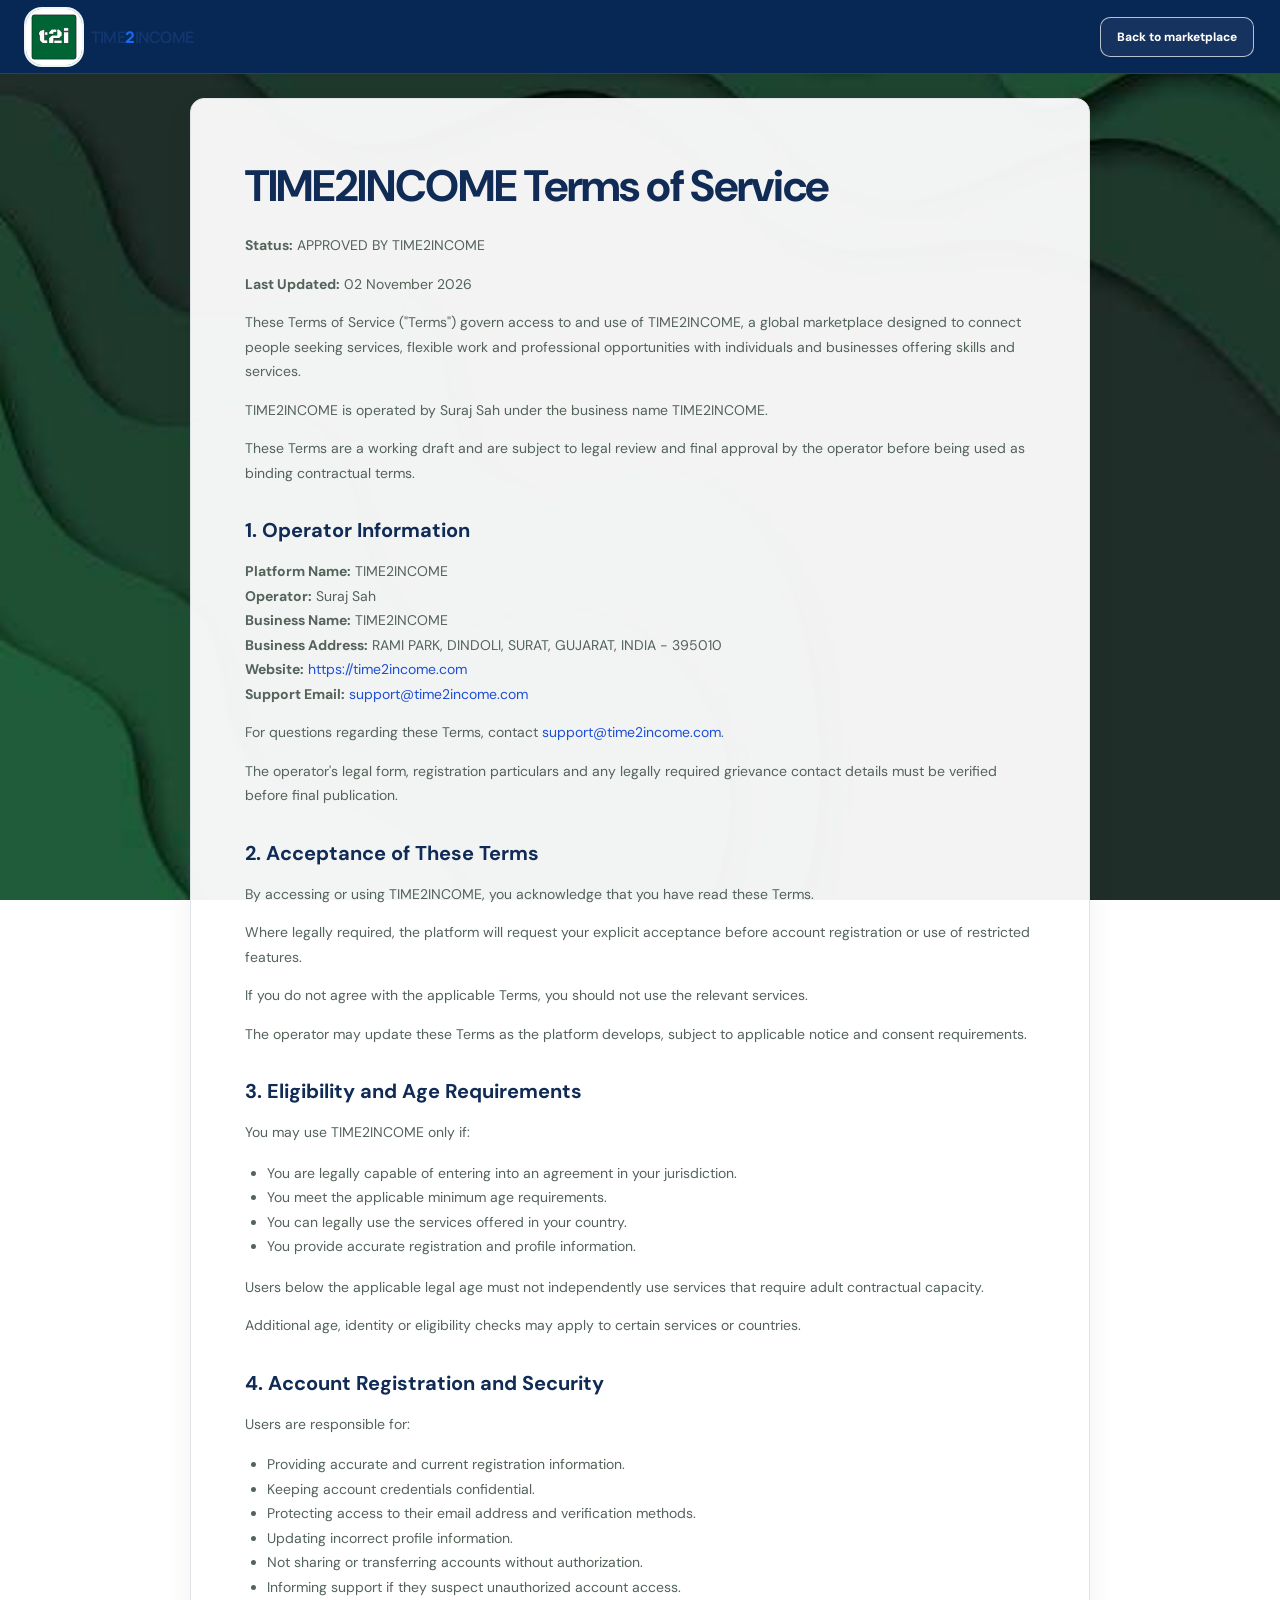
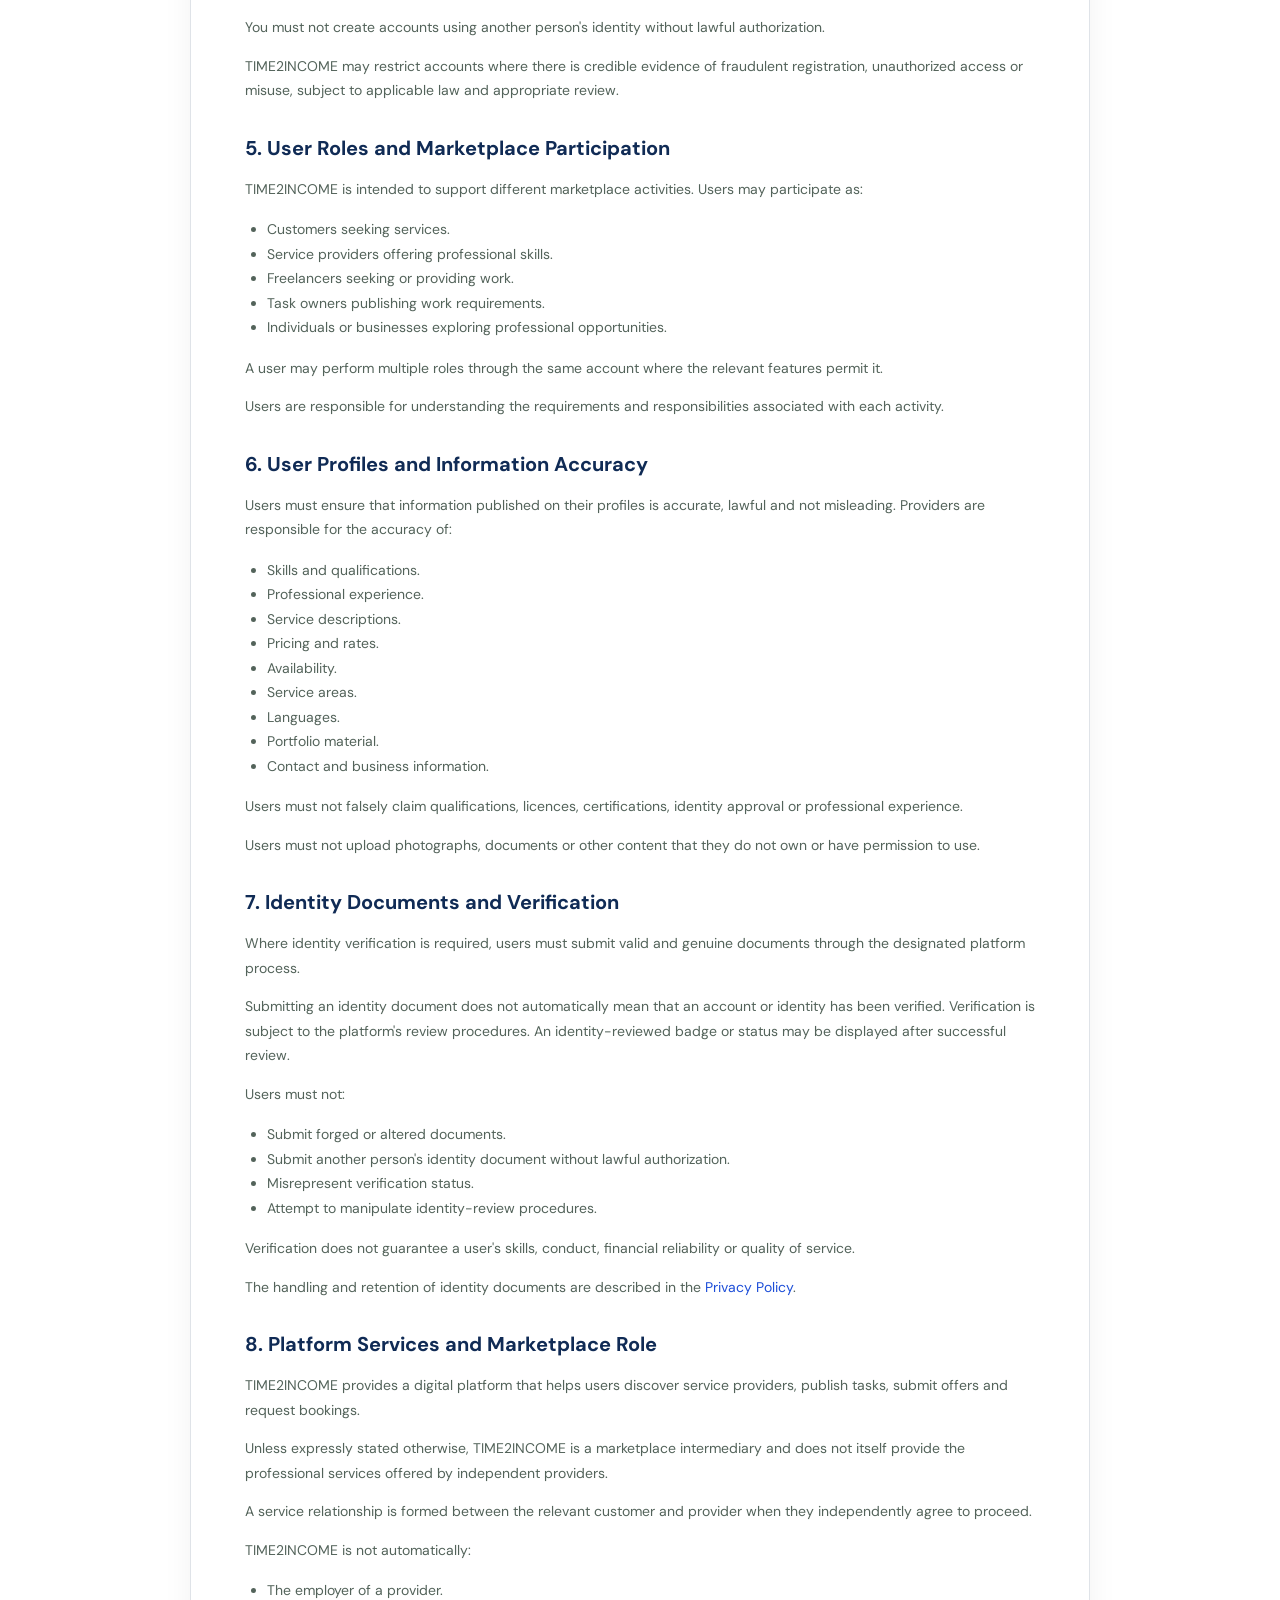
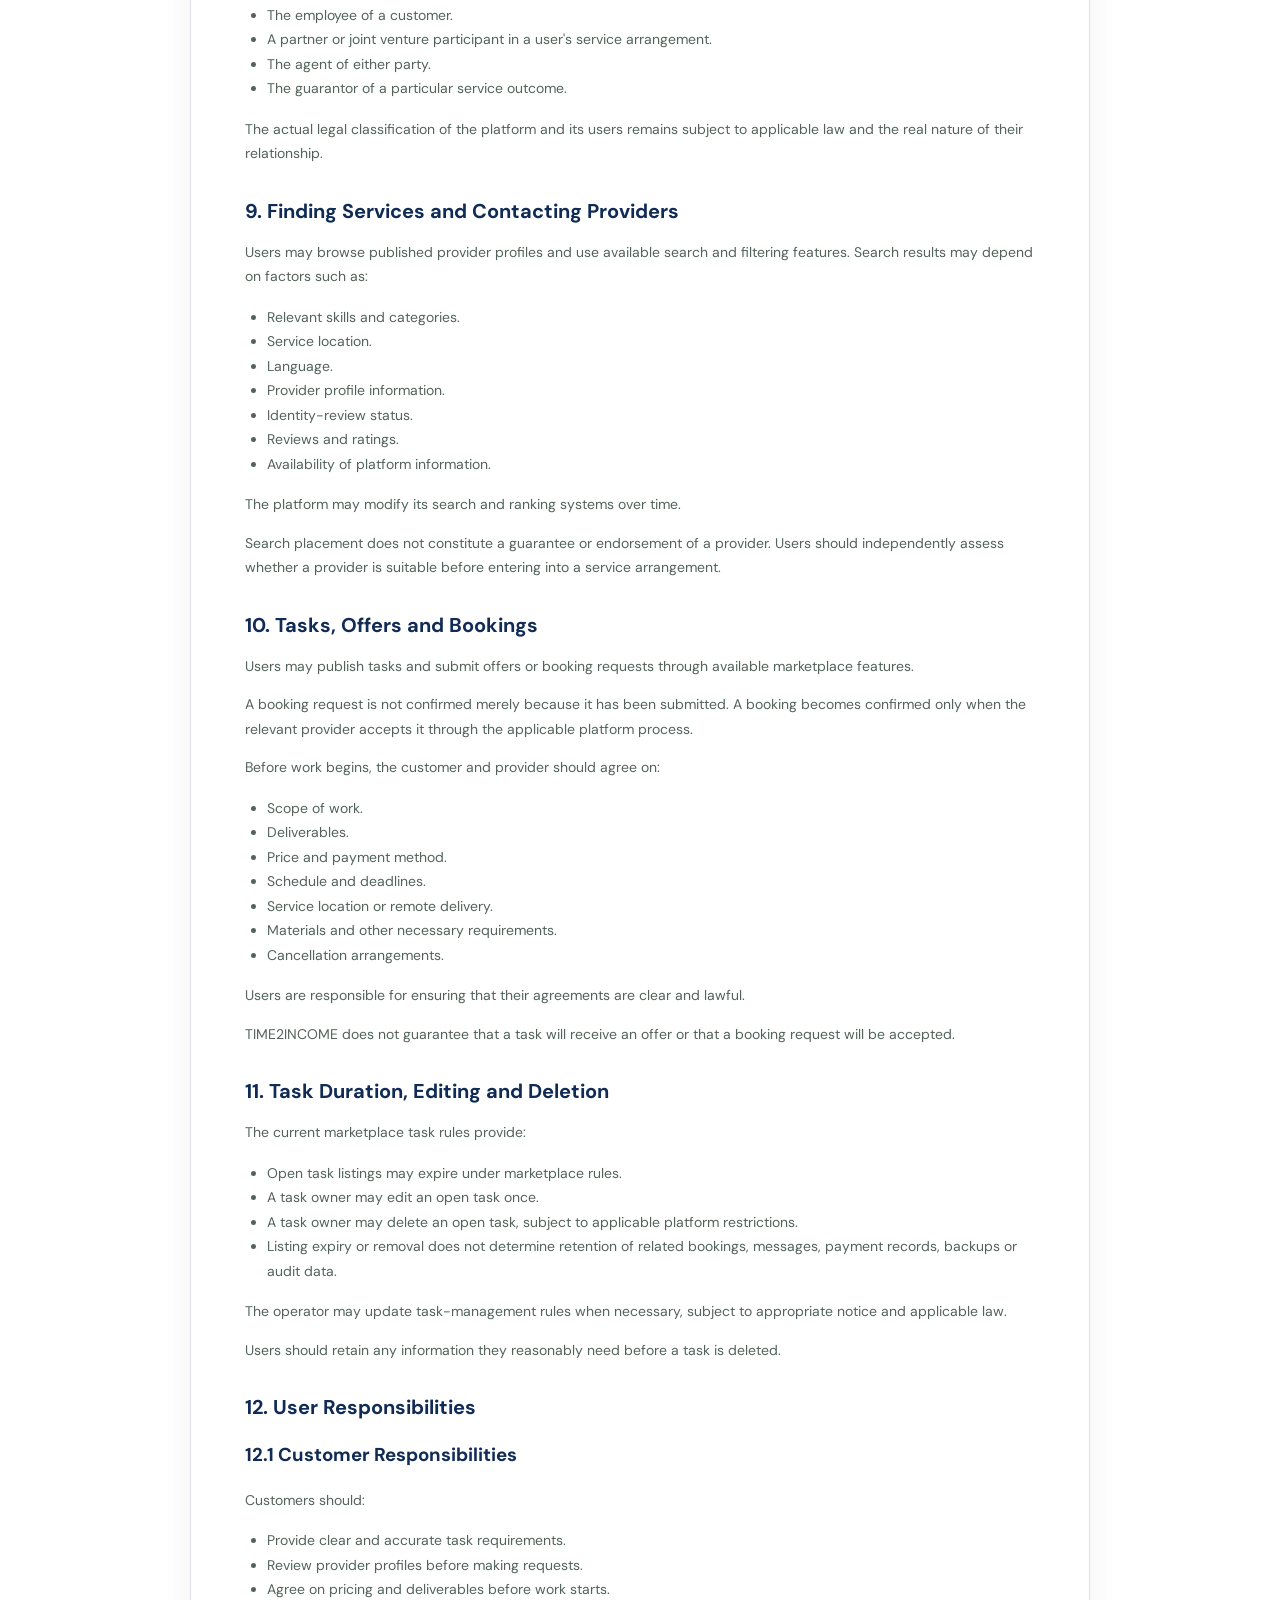
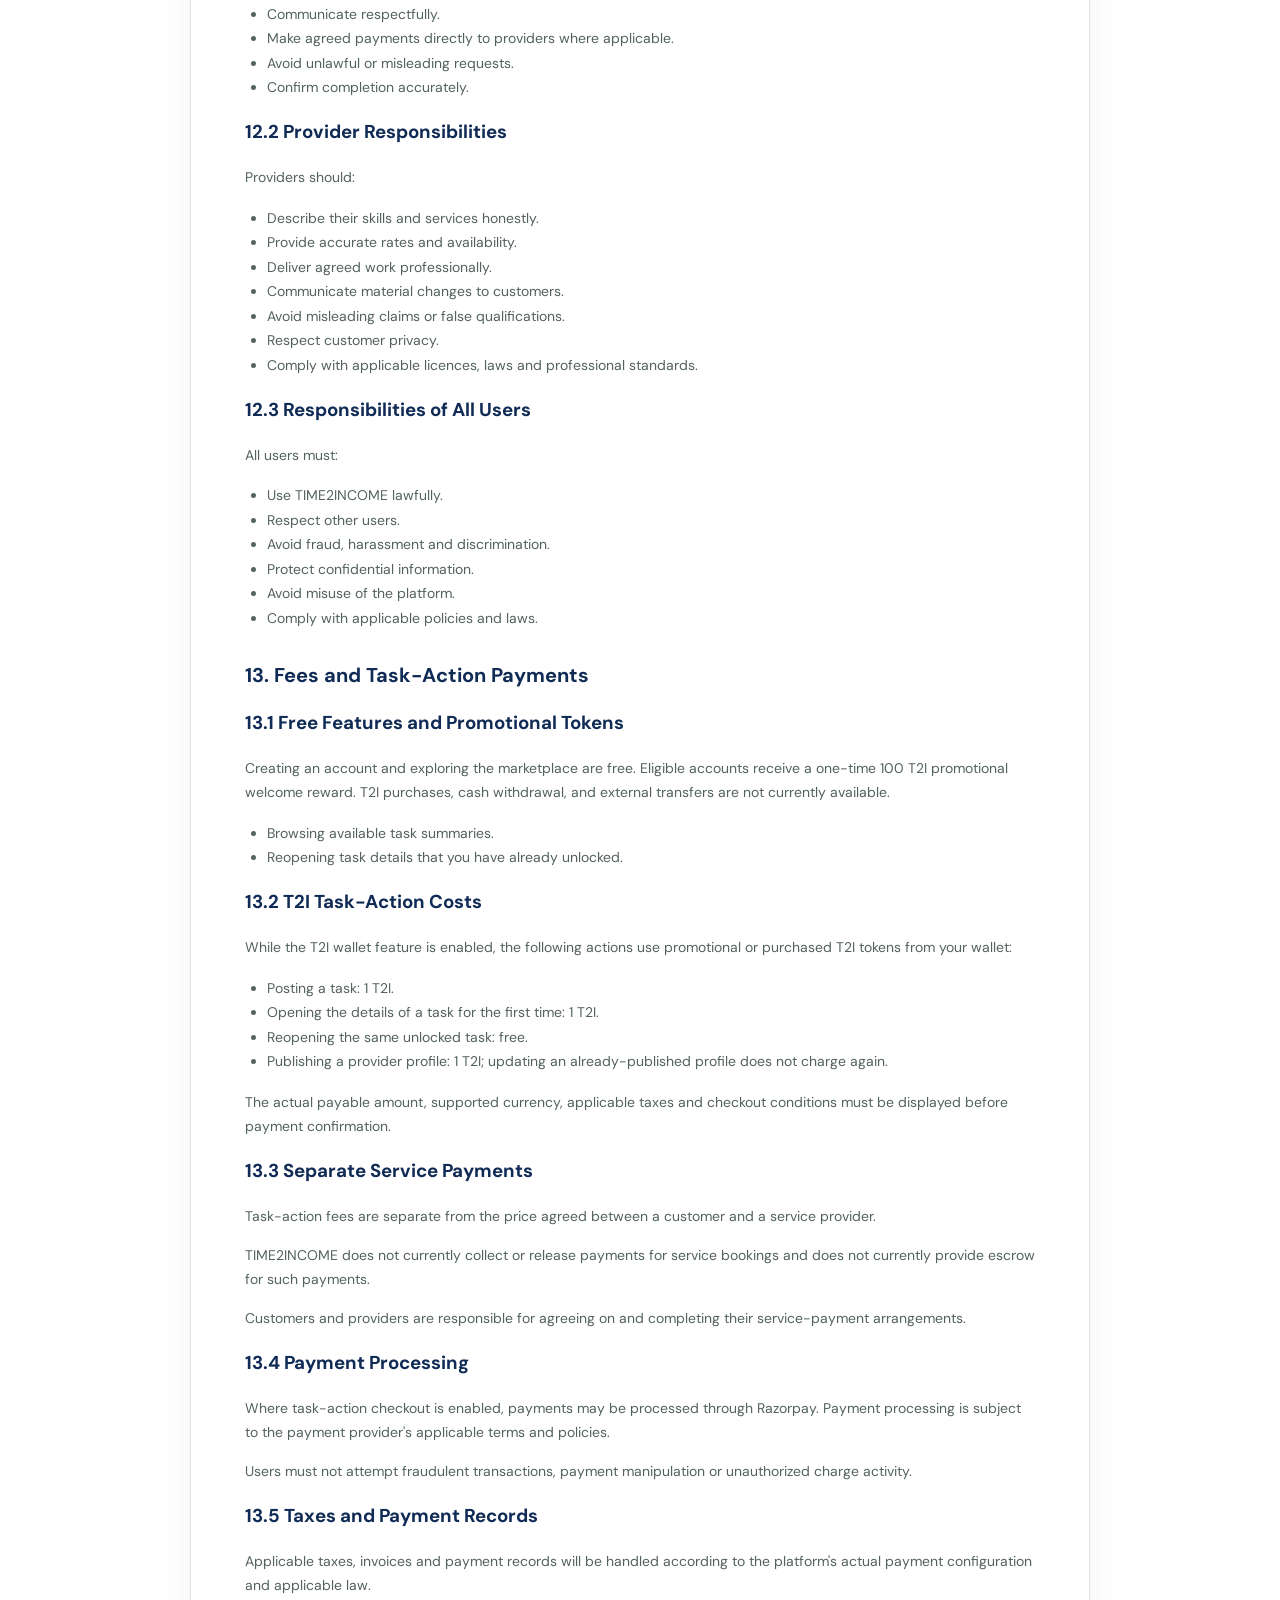
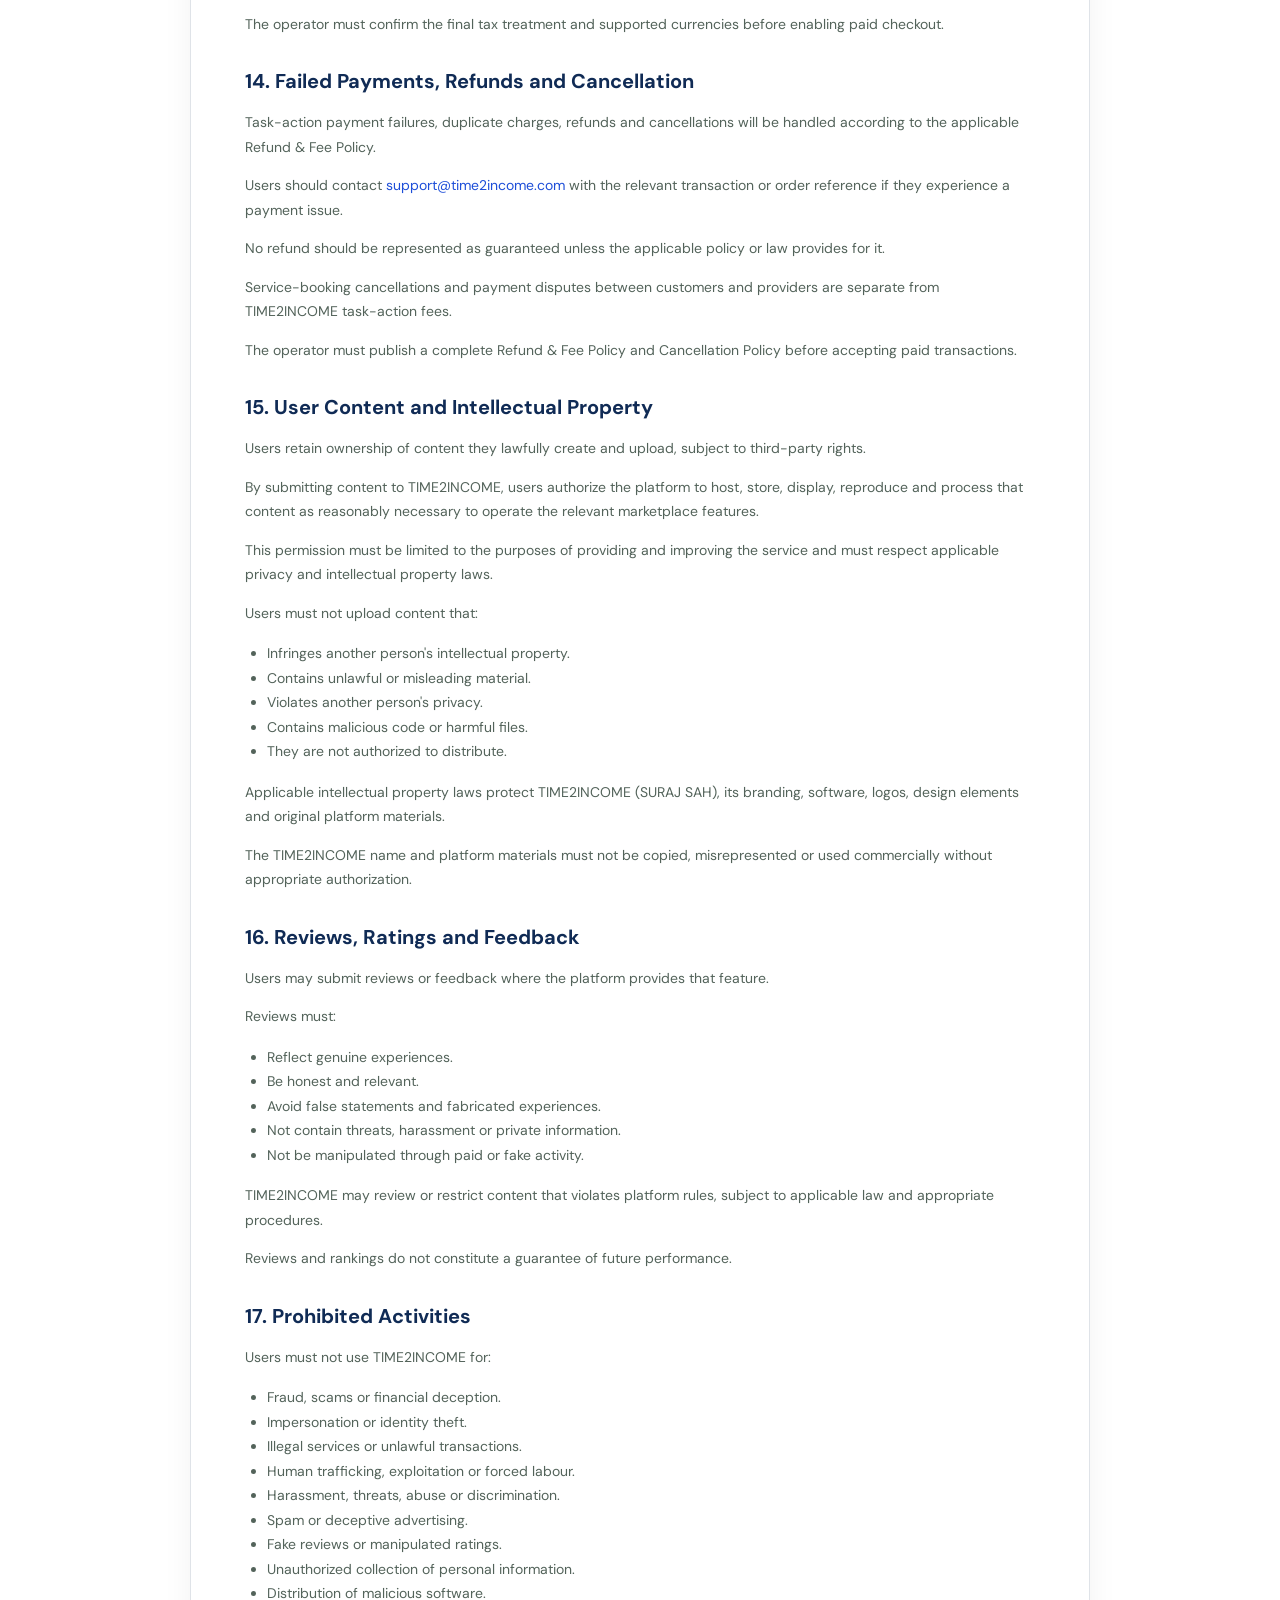
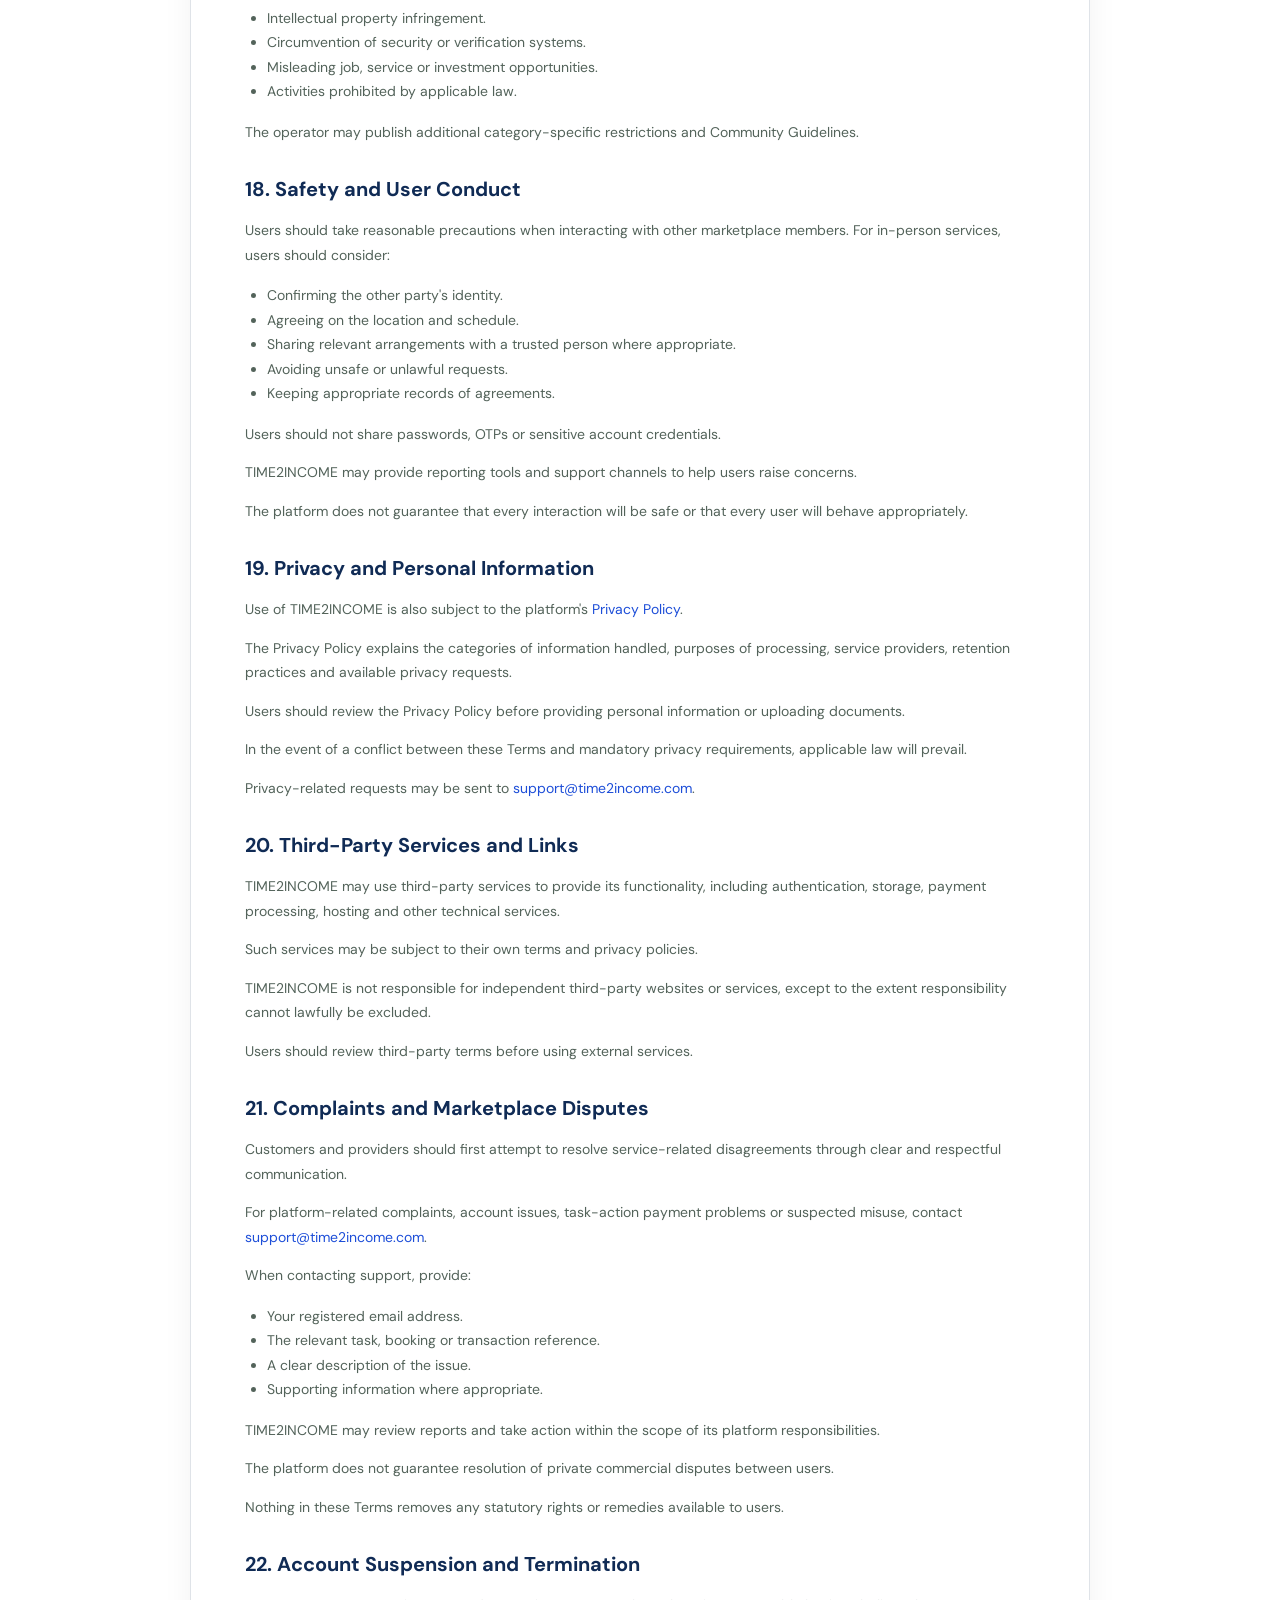
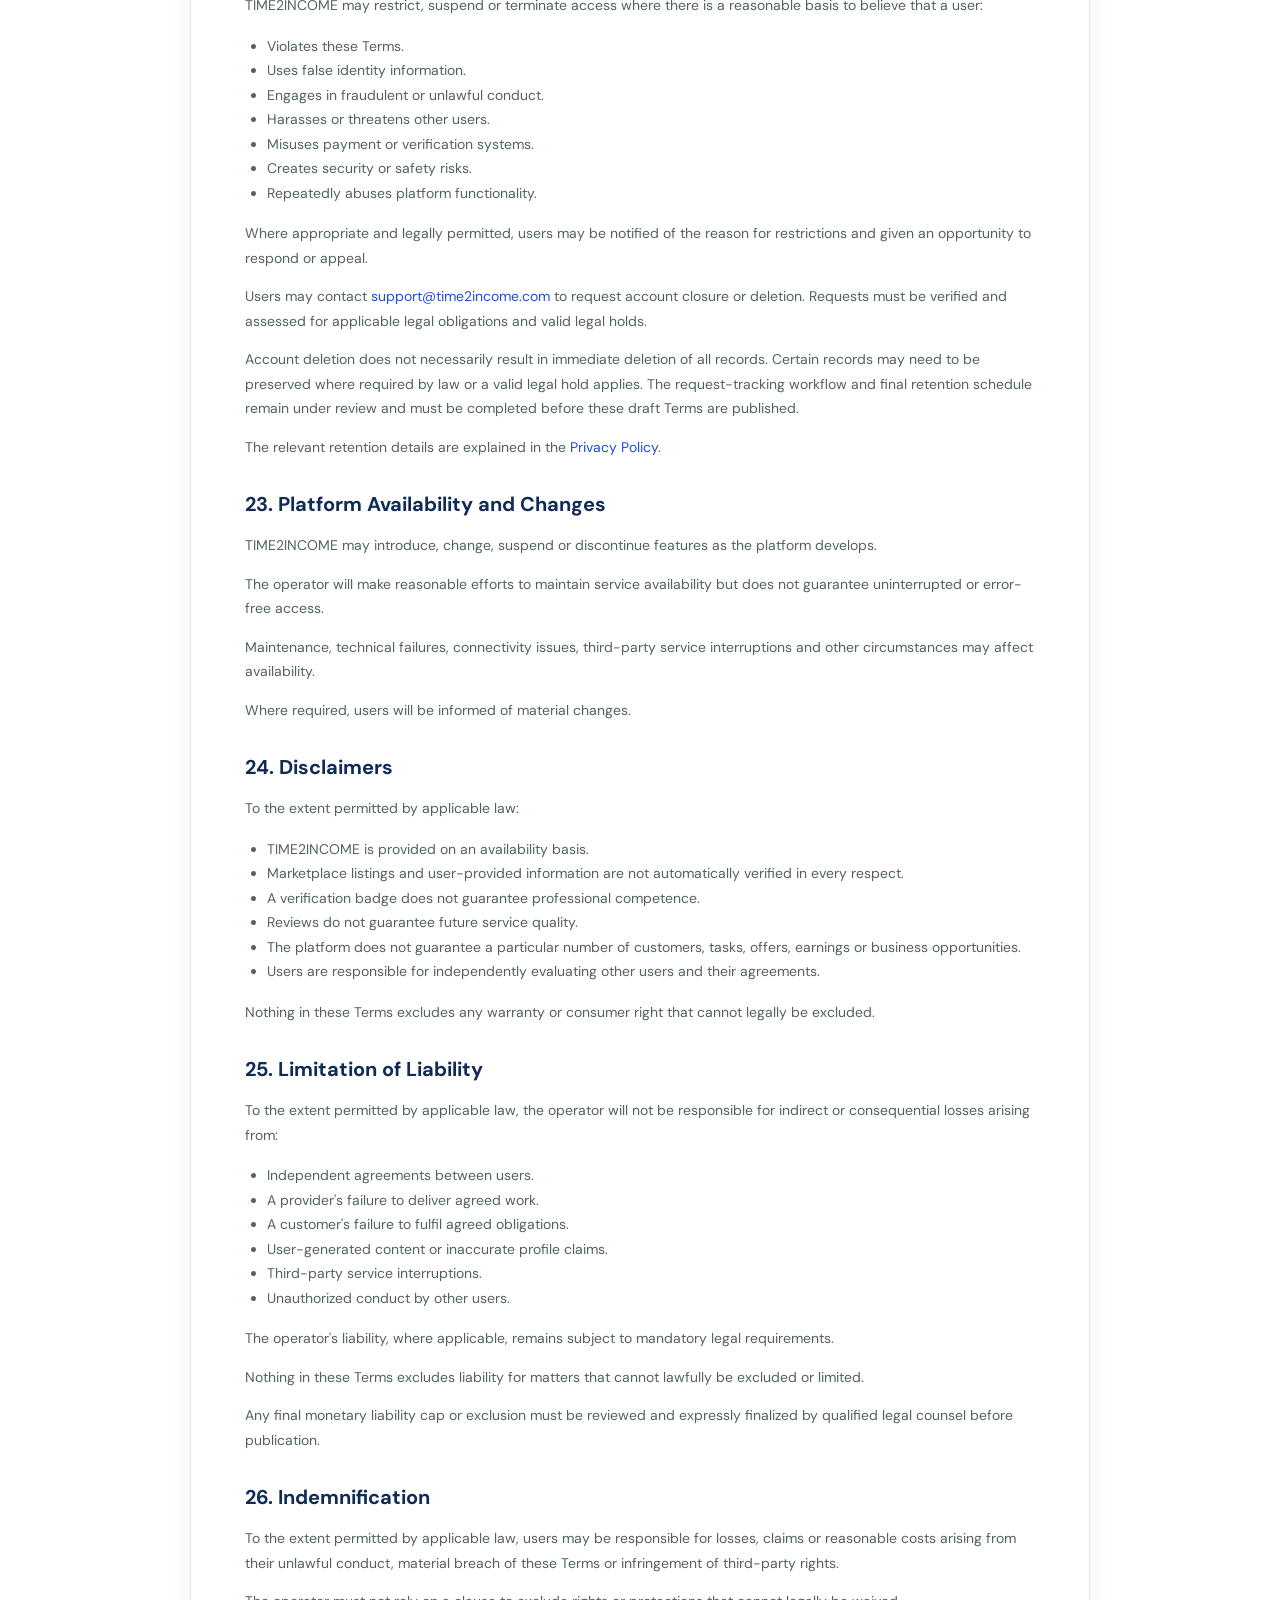
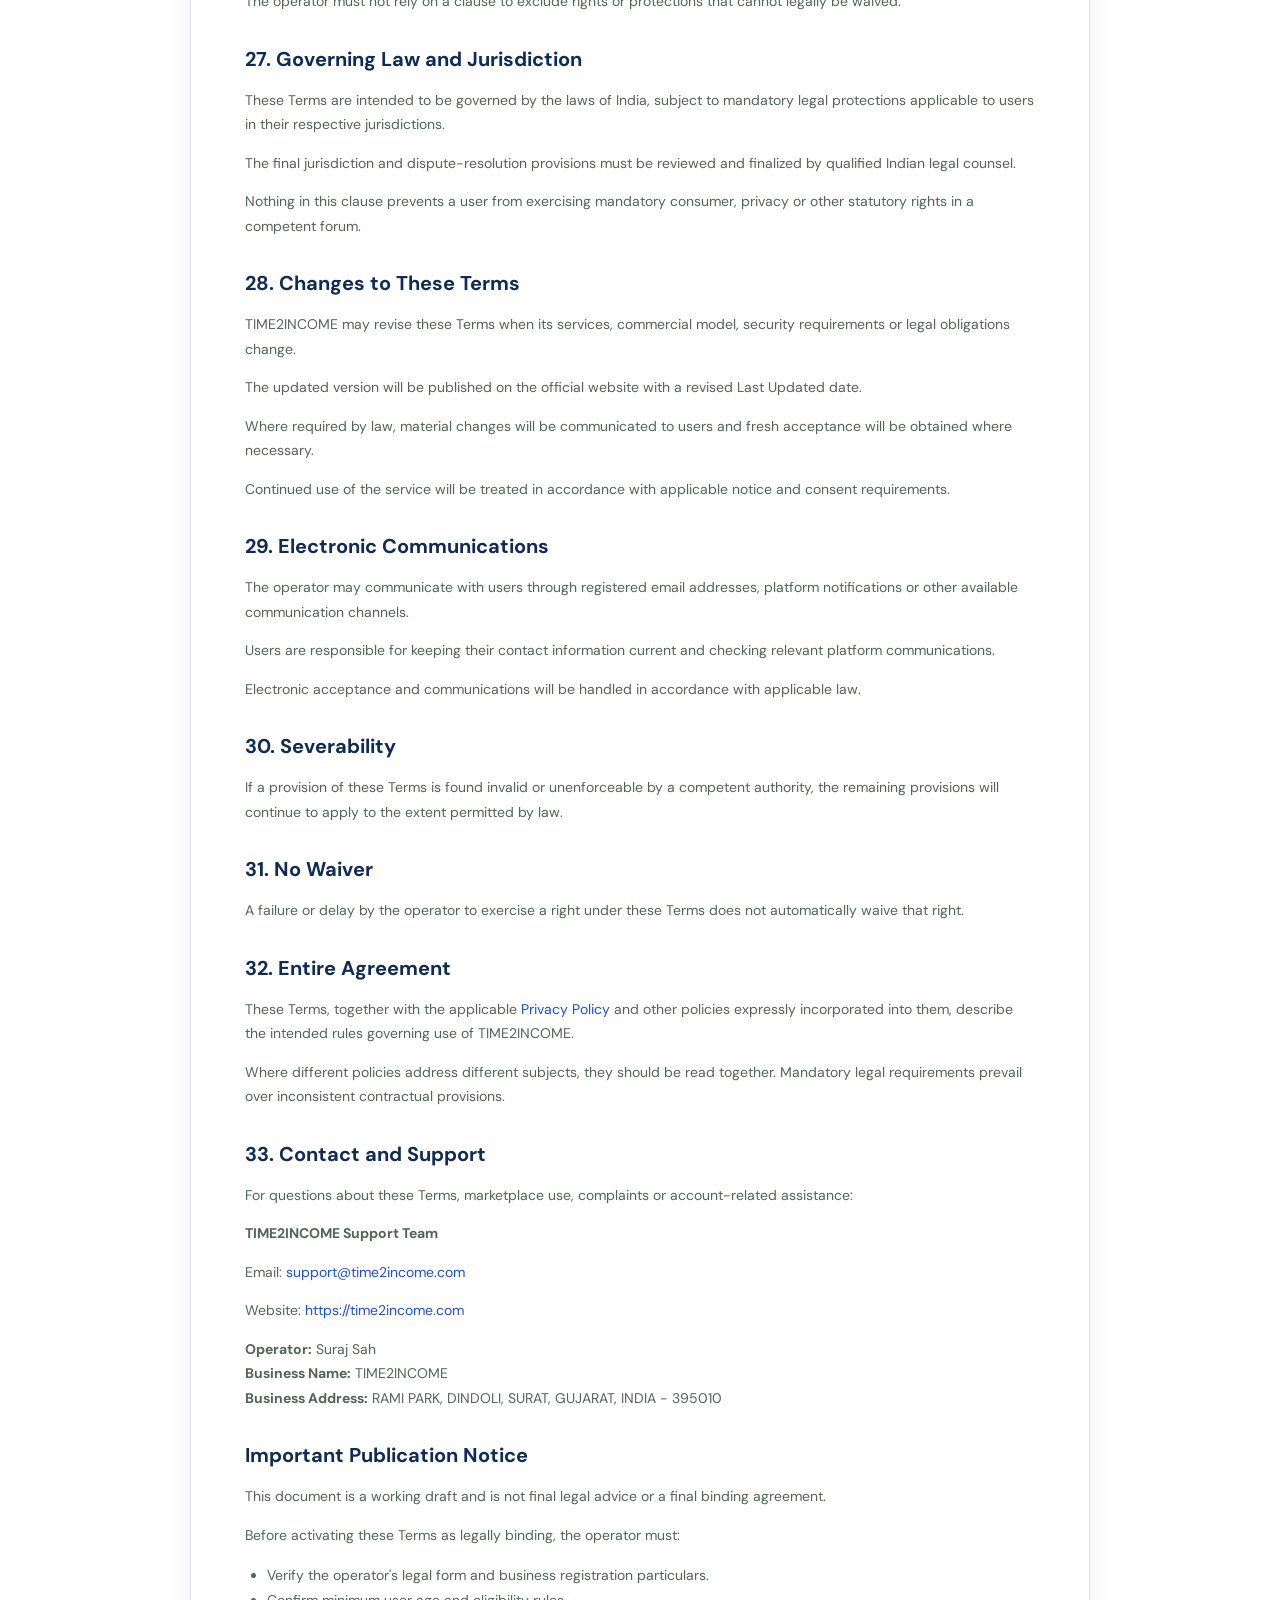
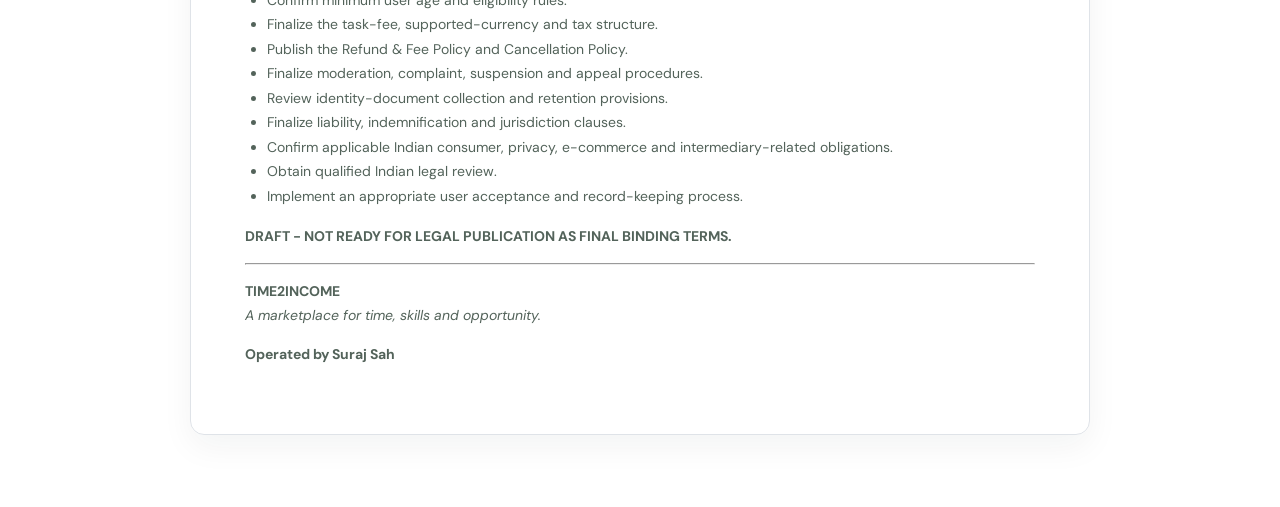
<file: terms.html>
<!doctype html>
<html lang="en">
<head>
  <meta charset="utf-8">
  <meta name="viewport" content="width=device-width, initial-scale=1">
  <meta name="robots" content="noindex, nofollow">
  <meta name="description" content="Draft TIME2INCOME Terms of Service for review before publication.">
  <title>Terms of Service | TIME2INCOME</title>
  <link rel="icon" type="image/png" sizes="192x192" href="assets/time2income-192.png">
  <link rel="stylesheet" href="styles.css">
  <link rel="stylesheet" href="redesign.css?v=20261104-live-layout2">
  <link rel="stylesheet" href="theme-blue.css?v=20261107-blue-theme2" />
  <link rel="stylesheet" href="unified-white-blue-theme.css?v=20261108-white-blue-workspace">
</head>
<body class="legal-page terms-page">
  <header class="legal-header">
    <a class="brand" href="index.html?page=marketplace" aria-label="TIME2INCOME marketplace">
      <span class="brand-mark" aria-hidden="true"><img src="assets/time2income-brand.png" alt="" /></span>
      <span class="brand-name">TIME<span class="brand-number">2</span>INCOME</span>
    </a>
    <a class="btn btn-outline" href="index.html?page=marketplace">Back to marketplace</a>
  </header>
  <main class="legal-document">
    <h1>TIME2INCOME Terms of Service</h1>
    <p><strong>Status:</strong> APPROVED BY TIME2INCOME</p>
    <p><strong>Last Updated:</strong> 02 November 2026</p>
    <p>These Terms of Service ("Terms") govern access to and use of TIME2INCOME, a global marketplace designed to connect people seeking services, flexible work and professional opportunities with individuals and businesses offering skills and services.</p>
    <p>TIME2INCOME is operated by Suraj Sah under the business name TIME2INCOME.</p>
    <p>These Terms are a working draft and are subject to legal review and final approval by the operator before being used as binding contractual terms.</p>

    <h2>1. Operator Information</h2>
    <p><strong>Platform Name:</strong> TIME2INCOME<br>
      <strong>Operator:</strong> Suraj Sah<br>
      <strong>Business Name:</strong> TIME2INCOME<br>
      <strong>Business Address:</strong> RAMI PARK, DINDOLI, SURAT, GUJARAT, INDIA - 395010<br>
      <strong>Website:</strong> <a href="https://time2income.com/">https://time2income.com</a><br>
      <strong>Support Email:</strong> <a href="/cdn-cgi/l/email-protection#87f4f2f7f7e8f5f3c7f3eeeae2b5eee9e4e8eae2a9e4e8ea"><span class="__cf_email__" data-cfemail="f88b8d8888978a8cb88c91959dca91969b97959dd69b9795">[email&#002a66;protected]</span></a></p>
    <p>For questions regarding these Terms, contact <a href="/cdn-cgi/l/email-protection#394a4c4949564b4d794d50545c0b50575a56545c175a5654"><span class="__cf_email__" data-cfemail="463533363629343206322f2b23742f2825292b236825292b">[email&#002a66;protected]</span></a>.</p>
    <p>The operator's legal form, registration particulars and any legally required grievance contact details must be verified before final publication.</p>

    <h2>2. Acceptance of These Terms</h2>
    <p>By accessing or using TIME2INCOME, you acknowledge that you have read these Terms.</p>
    <p>Where legally required, the platform will request your explicit acceptance before account registration or use of restricted features.</p>
    <p>If you do not agree with the applicable Terms, you should not use the relevant services.</p>
    <p>The operator may update these Terms as the platform develops, subject to applicable notice and consent requirements.</p>

    <h2>3. Eligibility and Age Requirements</h2>
    <p>You may use TIME2INCOME only if:</p>
    <ul>
      <li>You are legally capable of entering into an agreement in your jurisdiction.</li>
      <li>You meet the applicable minimum age requirements.</li>
      <li>You can legally use the services offered in your country.</li>
      <li>You provide accurate registration and profile information.</li>
    </ul>
    <p>Users below the applicable legal age must not independently use services that require adult contractual capacity.</p>
    <p>Additional age, identity or eligibility checks may apply to certain services or countries.</p>

    <h2>4. Account Registration and Security</h2>
    <p>Users are responsible for:</p>
    <ul>
      <li>Providing accurate and current registration information.</li>
      <li>Keeping account credentials confidential.</li>
      <li>Protecting access to their email address and verification methods.</li>
      <li>Updating incorrect profile information.</li>
      <li>Not sharing or transferring accounts without authorization.</li>
      <li>Informing support if they suspect unauthorized account access.</li>
    </ul>
    <p>You must not create accounts using another person's identity without lawful authorization.</p>
    <p>TIME2INCOME may restrict accounts where there is credible evidence of fraudulent registration, unauthorized access or misuse, subject to applicable law and appropriate review.</p>

    <h2>5. User Roles and Marketplace Participation</h2>
    <p>TIME2INCOME is intended to support different marketplace activities. Users may participate as:</p>
    <ul>
      <li>Customers seeking services.</li>
      <li>Service providers offering professional skills.</li>
      <li>Freelancers seeking or providing work.</li>
      <li>Task owners publishing work requirements.</li>
      <li>Individuals or businesses exploring professional opportunities.</li>
    </ul>
    <p>A user may perform multiple roles through the same account where the relevant features permit it.</p>
    <p>Users are responsible for understanding the requirements and responsibilities associated with each activity.</p>

    <h2>6. User Profiles and Information Accuracy</h2>
    <p>Users must ensure that information published on their profiles is accurate, lawful and not misleading. Providers are responsible for the accuracy of:</p>
    <ul>
      <li>Skills and qualifications.</li>
      <li>Professional experience.</li>
      <li>Service descriptions.</li>
      <li>Pricing and rates.</li>
      <li>Availability.</li>
      <li>Service areas.</li>
      <li>Languages.</li>
      <li>Portfolio material.</li>
      <li>Contact and business information.</li>
    </ul>
    <p>Users must not falsely claim qualifications, licences, certifications, identity approval or professional experience.</p>
    <p>Users must not upload photographs, documents or other content that they do not own or have permission to use.</p>

    <h2>7. Identity Documents and Verification</h2>
    <p>Where identity verification is required, users must submit valid and genuine documents through the designated platform process.</p>
    <p>Submitting an identity document does not automatically mean that an account or identity has been verified. Verification is subject to the platform's review procedures. An identity-reviewed badge or status may be displayed after successful review.</p>
    <p>Users must not:</p>
    <ul>
      <li>Submit forged or altered documents.</li>
      <li>Submit another person's identity document without lawful authorization.</li>
      <li>Misrepresent verification status.</li>
      <li>Attempt to manipulate identity-review procedures.</li>
    </ul>
    <p>Verification does not guarantee a user's skills, conduct, financial reliability or quality of service.</p>
    <p>The handling and retention of identity documents are described in the <a href="privacy.html">Privacy Policy</a>.</p>

    <h2>8. Platform Services and Marketplace Role</h2>
    <p>TIME2INCOME provides a digital platform that helps users discover service providers, publish tasks, submit offers and request bookings.</p>
    <p>Unless expressly stated otherwise, TIME2INCOME is a marketplace intermediary and does not itself provide the professional services offered by independent providers.</p>
    <p>A service relationship is formed between the relevant customer and provider when they independently agree to proceed.</p>
    <p>TIME2INCOME is not automatically:</p>
    <ul>
      <li>The employer of a provider.</li>
      <li>The employee of a customer.</li>
      <li>A partner or joint venture participant in a user's service arrangement.</li>
      <li>The agent of either party.</li>
      <li>The guarantor of a particular service outcome.</li>
    </ul>
    <p>The actual legal classification of the platform and its users remains subject to applicable law and the real nature of their relationship.</p>

    <h2>9. Finding Services and Contacting Providers</h2>
    <p>Users may browse published provider profiles and use available search and filtering features. Search results may depend on factors such as:</p>
    <ul>
      <li>Relevant skills and categories.</li>
      <li>Service location.</li>
      <li>Language.</li>
      <li>Provider profile information.</li>
      <li>Identity-review status.</li>
      <li>Reviews and ratings.</li>
      <li>Availability of platform information.</li>
    </ul>
    <p>The platform may modify its search and ranking systems over time.</p>
    <p>Search placement does not constitute a guarantee or endorsement of a provider. Users should independently assess whether a provider is suitable before entering into a service arrangement.</p>

    <h2>10. Tasks, Offers and Bookings</h2>
    <p>Users may publish tasks and submit offers or booking requests through available marketplace features.</p>
    <p>A booking request is not confirmed merely because it has been submitted. A booking becomes confirmed only when the relevant provider accepts it through the applicable platform process.</p>
    <p>Before work begins, the customer and provider should agree on:</p>
    <ul>
      <li>Scope of work.</li>
      <li>Deliverables.</li>
      <li>Price and payment method.</li>
      <li>Schedule and deadlines.</li>
      <li>Service location or remote delivery.</li>
      <li>Materials and other necessary requirements.</li>
      <li>Cancellation arrangements.</li>
    </ul>
    <p>Users are responsible for ensuring that their agreements are clear and lawful.</p>
    <p>TIME2INCOME does not guarantee that a task will receive an offer or that a booking request will be accepted.</p>

    <h2>11. Task Duration, Editing and Deletion</h2>
    <p>The current marketplace task rules provide:</p>
    <ul>
      <li>Open task listings may expire under marketplace rules.</li>
      <li>A task owner may edit an open task once.</li>
      <li>A task owner may delete an open task, subject to applicable platform restrictions.</li>
      <li>Listing expiry or removal does not determine retention of related bookings, messages, payment records, backups or audit data.</li>
    </ul>
    <p>The operator may update task-management rules when necessary, subject to appropriate notice and applicable law.</p>
    <p>Users should retain any information they reasonably need before a task is deleted.</p>

    <h2>12. User Responsibilities</h2>
    <h3>12.1 Customer Responsibilities</h3>
    <p>Customers should:</p>
    <ul>
      <li>Provide clear and accurate task requirements.</li>
      <li>Review provider profiles before making requests.</li>
      <li>Agree on pricing and deliverables before work starts.</li>
      <li>Communicate respectfully.</li>
      <li>Make agreed payments directly to providers where applicable.</li>
      <li>Avoid unlawful or misleading requests.</li>
      <li>Confirm completion accurately.</li>
    </ul>
    <h3>12.2 Provider Responsibilities</h3>
    <p>Providers should:</p>
    <ul>
      <li>Describe their skills and services honestly.</li>
      <li>Provide accurate rates and availability.</li>
      <li>Deliver agreed work professionally.</li>
      <li>Communicate material changes to customers.</li>
      <li>Avoid misleading claims or false qualifications.</li>
      <li>Respect customer privacy.</li>
      <li>Comply with applicable licences, laws and professional standards.</li>
    </ul>
    <h3>12.3 Responsibilities of All Users</h3>
    <p>All users must:</p>
    <ul>
      <li>Use TIME2INCOME lawfully.</li>
      <li>Respect other users.</li>
      <li>Avoid fraud, harassment and discrimination.</li>
      <li>Protect confidential information.</li>
      <li>Avoid misuse of the platform.</li>
      <li>Comply with applicable policies and laws.</li>
    </ul>

    <h2>13. Fees and Task-Action Payments</h2>
    <h3>13.1 Free Features and Promotional Tokens</h3>
    <p>Creating an account and exploring the marketplace are free. Eligible accounts receive a one-time 100 T2I promotional welcome reward. T2I purchases, cash withdrawal, and external transfers are not currently available.</p>
    <ul>
      <li>Browsing available task summaries.</li>
      <li>Reopening task details that you have already unlocked.</li>
    </ul>
    <h3>13.2 T2I Task-Action Costs</h3>
    <p>While the T2I wallet feature is enabled, the following actions use promotional or purchased T2I tokens from your wallet:</p>
    <ul>
      <li>Posting a task: 1 T2I.</li>
      <li>Opening the details of a task for the first time: 1 T2I.</li>
      <li>Reopening the same unlocked task: free.</li>
      <li>Publishing a provider profile: 1 T2I; updating an already-published profile does not charge again.</li>
    </ul>
    <p>The actual payable amount, supported currency, applicable taxes and checkout conditions must be displayed before payment confirmation.</p>
    <h3>13.3 Separate Service Payments</h3>
    <p>Task-action fees are separate from the price agreed between a customer and a service provider.</p>
    <p>TIME2INCOME does not currently collect or release payments for service bookings and does not currently provide escrow for such payments.</p>
    <p>Customers and providers are responsible for agreeing on and completing their service-payment arrangements.</p>
    <h3>13.4 Payment Processing</h3>
    <p>Where task-action checkout is enabled, payments may be processed through Razorpay. Payment processing is subject to the payment provider's applicable terms and policies.</p>
    <p>Users must not attempt fraudulent transactions, payment manipulation or unauthorized charge activity.</p>
    <h3>13.5 Taxes and Payment Records</h3>
    <p>Applicable taxes, invoices and payment records will be handled according to the platform's actual payment configuration and applicable law.</p>
    <p>The operator must confirm the final tax treatment and supported currencies before enabling paid checkout.</p>

    <h2>14. Failed Payments, Refunds and Cancellation</h2>
    <p>Task-action payment failures, duplicate charges, refunds and cancellations will be handled according to the applicable Refund &amp; Fee Policy.</p>
    <p>Users should contact <a href="/cdn-cgi/l/email-protection#b1c2c4c1c1dec3c5f1c5d8dcd483d8dfd2dedcd49fd2dedc"><span class="__cf_email__" data-cfemail="95e6e0e5e5fae7e1d5e1fcf8f0a7fcfbf6faf8f0bbf6faf8">[email&#002a66;protected]</span></a> with the relevant transaction or order reference if they experience a payment issue.</p>
    <p>No refund should be represented as guaranteed unless the applicable policy or law provides for it.</p>
    <p>Service-booking cancellations and payment disputes between customers and providers are separate from TIME2INCOME task-action fees.</p>
    <p>The operator must publish a complete Refund &amp; Fee Policy and Cancellation Policy before accepting paid transactions.</p>

    <h2>15. User Content and Intellectual Property</h2>
    <p>Users retain ownership of content they lawfully create and upload, subject to third-party rights.</p>
    <p>By submitting content to TIME2INCOME, users authorize the platform to host, store, display, reproduce and process that content as reasonably necessary to operate the relevant marketplace features.</p>
    <p>This permission must be limited to the purposes of providing and improving the service and must respect applicable privacy and intellectual property laws.</p>
    <p>Users must not upload content that:</p>
    <ul>
      <li>Infringes another person's intellectual property.</li>
      <li>Contains unlawful or misleading material.</li>
      <li>Violates another person's privacy.</li>
      <li>Contains malicious code or harmful files.</li>
      <li>They are not authorized to distribute.</li>
    </ul>
    <p>Applicable intellectual property laws protect TIME2INCOME (SURAJ SAH), its branding, software, logos, design elements and original platform materials.</p>
    <p>The TIME2INCOME name and platform materials must not be copied, misrepresented or used commercially without appropriate authorization.</p>

    <h2>16. Reviews, Ratings and Feedback</h2>
    <p>Users may submit reviews or feedback where the platform provides that feature.</p>
    <p>Reviews must:</p>
    <ul>
      <li>Reflect genuine experiences.</li>
      <li>Be honest and relevant.</li>
      <li>Avoid false statements and fabricated experiences.</li>
      <li>Not contain threats, harassment or private information.</li>
      <li>Not be manipulated through paid or fake activity.</li>
    </ul>
    <p>TIME2INCOME may review or restrict content that violates platform rules, subject to applicable law and appropriate procedures.</p>
    <p>Reviews and rankings do not constitute a guarantee of future performance.</p>

    <h2>17. Prohibited Activities</h2>
    <p>Users must not use TIME2INCOME for:</p>
    <ul>
      <li>Fraud, scams or financial deception.</li>
      <li>Impersonation or identity theft.</li>
      <li>Illegal services or unlawful transactions.</li>
      <li>Human trafficking, exploitation or forced labour.</li>
      <li>Harassment, threats, abuse or discrimination.</li>
      <li>Spam or deceptive advertising.</li>
      <li>Fake reviews or manipulated ratings.</li>
      <li>Unauthorized collection of personal information.</li>
      <li>Distribution of malicious software.</li>
      <li>Intellectual property infringement.</li>
      <li>Circumvention of security or verification systems.</li>
      <li>Misleading job, service or investment opportunities.</li>
      <li>Activities prohibited by applicable law.</li>
    </ul>
    <p>The operator may publish additional category-specific restrictions and Community Guidelines.</p>

    <h2>18. Safety and User Conduct</h2>
    <p>Users should take reasonable precautions when interacting with other marketplace members. For in-person services, users should consider:</p>
    <ul>
      <li>Confirming the other party's identity.</li>
      <li>Agreeing on the location and schedule.</li>
      <li>Sharing relevant arrangements with a trusted person where appropriate.</li>
      <li>Avoiding unsafe or unlawful requests.</li>
      <li>Keeping appropriate records of agreements.</li>
    </ul>
    <p>Users should not share passwords, OTPs or sensitive account credentials.</p>
    <p>TIME2INCOME may provide reporting tools and support channels to help users raise concerns.</p>
    <p>The platform does not guarantee that every interaction will be safe or that every user will behave appropriately.</p>

    <h2>19. Privacy and Personal Information</h2>
    <p>Use of TIME2INCOME is also subject to the platform's <a href="privacy.html">Privacy Policy</a>.</p>
    <p>The Privacy Policy explains the categories of information handled, purposes of processing, service providers, retention practices and available privacy requests.</p>
    <p>Users should review the Privacy Policy before providing personal information or uploading documents.</p>
    <p>In the event of a conflict between these Terms and mandatory privacy requirements, applicable law will prevail.</p>
    <p>Privacy-related requests may be sent to <a href="/cdn-cgi/l/email-protection#e99a9c9999869b9da99d80848cdb80878a86848cc78a8684"><span class="__cf_email__" data-cfemail="6a191f1a1a05181e2a1e03070f5803040905070f44090507">[email&#002a66;protected]</span></a>.</p>

    <h2>20. Third-Party Services and Links</h2>
    <p>TIME2INCOME may use third-party services to provide its functionality, including authentication, storage, payment processing, hosting and other technical services.</p>
    <p>Such services may be subject to their own terms and privacy policies.</p>
    <p>TIME2INCOME is not responsible for independent third-party websites or services, except to the extent responsibility cannot lawfully be excluded.</p>
    <p>Users should review third-party terms before using external services.</p>

    <h2>21. Complaints and Marketplace Disputes</h2>
    <p>Customers and providers should first attempt to resolve service-related disagreements through clear and respectful communication.</p>
    <p>For platform-related complaints, account issues, task-action payment problems or suspected misuse, contact <a href="/cdn-cgi/l/email-protection#a3d0d6d3d3ccd1d7e3d7cacec691cacdc0cccec68dc0ccce"><span class="__cf_email__" data-cfemail="95e6e0e5e5fae7e1d5e1fcf8f0a7fcfbf6faf8f0bbf6faf8">[email&#002a66;protected]</span></a>.</p>
    <p>When contacting support, provide:</p>
    <ul>
      <li>Your registered email address.</li>
      <li>The relevant task, booking or transaction reference.</li>
      <li>A clear description of the issue.</li>
      <li>Supporting information where appropriate.</li>
    </ul>
    <p>TIME2INCOME may review reports and take action within the scope of its platform responsibilities.</p>
    <p>The platform does not guarantee resolution of private commercial disputes between users.</p>
    <p>Nothing in these Terms removes any statutory rights or remedies available to users.</p>

    <h2>22. Account Suspension and Termination</h2>
    <p>TIME2INCOME may restrict, suspend or terminate access where there is a reasonable basis to believe that a user:</p>
    <ul>
      <li>Violates these Terms.</li>
      <li>Uses false identity information.</li>
      <li>Engages in fraudulent or unlawful conduct.</li>
      <li>Harasses or threatens other users.</li>
      <li>Misuses payment or verification systems.</li>
      <li>Creates security or safety risks.</li>
      <li>Repeatedly abuses platform functionality.</li>
    </ul>
    <p>Where appropriate and legally permitted, users may be notified of the reason for restrictions and given an opportunity to respond or appeal.</p>
    <p>Users may contact <a href="/cdn-cgi/l/email-protection#20535550504f52546054494d4512494e434f4d450e434f4d"><span class="__cf_email__" data-cfemail="285b5d5858475a5c685c41454d1a41464b47454d064b4745">[email&#002a66;protected]</span></a> to request account closure or deletion. Requests must be verified and assessed for applicable legal obligations and valid legal holds.</p>
    <p>Account deletion does not necessarily result in immediate deletion of all records. Certain records may need to be preserved where required by law or a valid legal hold applies. The request-tracking workflow and final retention schedule remain under review and must be completed before these draft Terms are published.</p>
    <p>The relevant retention details are explained in the <a href="privacy.html">Privacy Policy</a>.</p>

    <h2>23. Platform Availability and Changes</h2>
    <p>TIME2INCOME may introduce, change, suspend or discontinue features as the platform develops.</p>
    <p>The operator will make reasonable efforts to maintain service availability but does not guarantee uninterrupted or error-free access.</p>
    <p>Maintenance, technical failures, connectivity issues, third-party service interruptions and other circumstances may affect availability.</p>
    <p>Where required, users will be informed of material changes.</p>

    <h2>24. Disclaimers</h2>
    <p>To the extent permitted by applicable law:</p>
    <ul>
      <li>TIME2INCOME is provided on an availability basis.</li>
      <li>Marketplace listings and user-provided information are not automatically verified in every respect.</li>
      <li>A verification badge does not guarantee professional competence.</li>
      <li>Reviews do not guarantee future service quality.</li>
      <li>The platform does not guarantee a particular number of customers, tasks, offers, earnings or business opportunities.</li>
      <li>Users are responsible for independently evaluating other users and their agreements.</li>
    </ul>
    <p>Nothing in these Terms excludes any warranty or consumer right that cannot legally be excluded.</p>

    <h2>25. Limitation of Liability</h2>
    <p>To the extent permitted by applicable law, the operator will not be responsible for indirect or consequential losses arising from:</p>
    <ul>
      <li>Independent agreements between users.</li>
      <li>A provider's failure to deliver agreed work.</li>
      <li>A customer's failure to fulfil agreed obligations.</li>
      <li>User-generated content or inaccurate profile claims.</li>
      <li>Third-party service interruptions.</li>
      <li>Unauthorized conduct by other users.</li>
    </ul>
    <p>The operator's liability, where applicable, remains subject to mandatory legal requirements.</p>
    <p>Nothing in these Terms excludes liability for matters that cannot lawfully be excluded or limited.</p>
    <p>Any final monetary liability cap or exclusion must be reviewed and expressly finalized by qualified legal counsel before publication.</p>

    <h2>26. Indemnification</h2>
    <p>To the extent permitted by applicable law, users may be responsible for losses, claims or reasonable costs arising from their unlawful conduct, material breach of these Terms or infringement of third-party rights.</p>
    <p>The operator must not rely on a clause to exclude rights or protections that cannot legally be waived.</p>

    <h2>27. Governing Law and Jurisdiction</h2>
    <p>These Terms are intended to be governed by the laws of India, subject to mandatory legal protections applicable to users in their respective jurisdictions.</p>
    <p>The final jurisdiction and dispute-resolution provisions must be reviewed and finalized by qualified Indian legal counsel.</p>
    <p>Nothing in this clause prevents a user from exercising mandatory consumer, privacy or other statutory rights in a competent forum.</p>

    <h2>28. Changes to These Terms</h2>
    <p>TIME2INCOME may revise these Terms when its services, commercial model, security requirements or legal obligations change.</p>
    <p>The updated version will be published on the official website with a revised Last Updated date.</p>
    <p>Where required by law, material changes will be communicated to users and fresh acceptance will be obtained where necessary.</p>
    <p>Continued use of the service will be treated in accordance with applicable notice and consent requirements.</p>

    <h2>29. Electronic Communications</h2>
    <p>The operator may communicate with users through registered email addresses, platform notifications or other available communication channels.</p>
    <p>Users are responsible for keeping their contact information current and checking relevant platform communications.</p>
    <p>Electronic acceptance and communications will be handled in accordance with applicable law.</p>

    <h2>30. Severability</h2>
    <p>If a provision of these Terms is found invalid or unenforceable by a competent authority, the remaining provisions will continue to apply to the extent permitted by law.</p>

    <h2>31. No Waiver</h2>
    <p>A failure or delay by the operator to exercise a right under these Terms does not automatically waive that right.</p>

    <h2>32. Entire Agreement</h2>
    <p>These Terms, together with the applicable <a href="privacy.html">Privacy Policy</a> and other policies expressly incorporated into them, describe the intended rules governing use of TIME2INCOME.</p>
    <p>Where different policies address different subjects, they should be read together. Mandatory legal requirements prevail over inconsistent contractual provisions.</p>

    <h2>33. Contact and Support</h2>
    <p>For questions about these Terms, marketplace use, complaints or account-related assistance:</p>
    <p><strong>TIME2INCOME Support Team</strong></p>
    <p>Email: <a href="/cdn-cgi/l/email-protection#04777174746b767044706d6961366d6a676b69612a676b69"><span class="__cf_email__" data-cfemail="196a6c6969766b6d596d70747c2b70777a76747c377a7674">[email&#002a66;protected]</span></a></p>
    <p>Website: <a href="https://time2income.com/">https://time2income.com</a></p>
    <p><strong>Operator:</strong> Suraj Sah<br>
      <strong>Business Name:</strong> TIME2INCOME<br>
      <strong>Business Address:</strong> RAMI PARK, DINDOLI, SURAT, GUJARAT, INDIA - 395010</p>

    <h2>Important Publication Notice</h2>
    <p>This document is a working draft and is not final legal advice or a final binding agreement.</p>
    <p>Before activating these Terms as legally binding, the operator must:</p>
    <ul>
      <li>Verify the operator's legal form and business registration particulars.</li>
      <li>Confirm minimum user age and eligibility rules.</li>
      <li>Finalize the task-fee, supported-currency and tax structure.</li>
      <li>Publish the Refund &amp; Fee Policy and Cancellation Policy.</li>
      <li>Finalize moderation, complaint, suspension and appeal procedures.</li>
      <li>Review identity-document collection and retention provisions.</li>
      <li>Finalize liability, indemnification and jurisdiction clauses.</li>
      <li>Confirm applicable Indian consumer, privacy, e-commerce and intermediary-related obligations.</li>
      <li>Obtain qualified Indian legal review.</li>
      <li>Implement an appropriate user acceptance and record-keeping process.</li>
    </ul>
    <p><strong>DRAFT - NOT READY FOR LEGAL PUBLICATION AS FINAL BINDING TERMS.</strong></p>

    <hr>
    <p><strong>TIME2INCOME</strong><br>
      <em>A marketplace for time, skills and opportunity.</em></p>
    <p><strong>Operated by Suraj Sah</strong></p>
  </main>
<script data-cfasync="false" src="/cdn-cgi/scripts/5c5dd728/cloudflare-static/email-decode.min.js"></script></body>
</html>
</file>
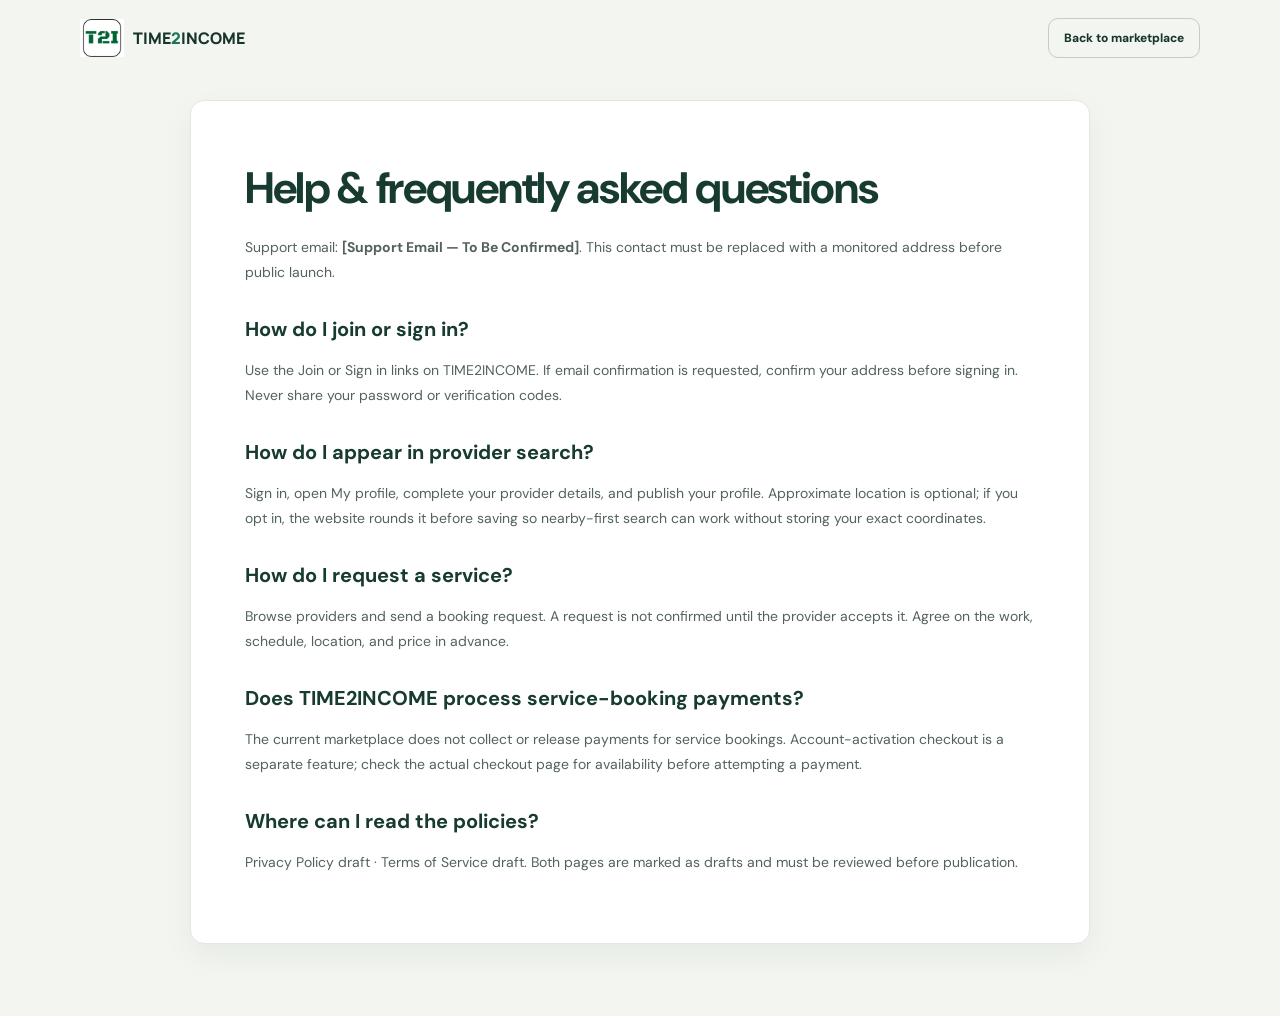
<file: TIME2INCOME.COM/help.html>
<!doctype html>
<html lang="en">
<head>
  <meta charset="utf-8">
  <meta name="viewport" content="width=device-width, initial-scale=1">
  <meta name="robots" content="noindex, nofollow">
  <meta name="description" content="TIME2INCOME help and frequently asked questions.">
  <title>Help | TIME2INCOME</title>
  <link rel="icon" type="image/png" sizes="192x192" href="assets/time2income-192.png">
  <link rel="stylesheet" href="styles.css">
  <link rel="stylesheet" href="redesign.css">
</head>
<body class="legal-page">
  <header class="legal-header">
    <a class="brand" href="index.html?page=marketplace" aria-label="TIME2INCOME marketplace">
      <img class="brand-mark" src="assets/time2income-mark.png" alt="">
      <span class="brand-name">TIME<span class="brand-number">2</span>INCOME</span>
    </a>
    <a class="btn btn-outline" href="index.html?page=marketplace">Back to marketplace</a>
  </header>
  <main class="legal-document">
    <h1>Help &amp; frequently asked questions</h1>
    <p>Support email: <strong>[Support Email — To Be Confirmed]</strong>. This contact must be replaced with a monitored address before public launch.</p>

    <h2>How do I join or sign in?</h2>
    <p>Use the Join or Sign in links on TIME2INCOME. If email confirmation is requested, confirm your address before signing in. Never share your password or verification codes.</p>

    <h2>How do I appear in provider search?</h2>
    <p>Sign in, open My profile, complete your provider details, and publish your profile. Approximate location is optional; if you opt in, the website rounds it before saving so nearby-first search can work without storing your exact coordinates.</p>

    <h2>How do I request a service?</h2>
    <p>Browse providers and send a booking request. A request is not confirmed until the provider accepts it. Agree on the work, schedule, location, and price in advance.</p>

    <h2>Does TIME2INCOME process service-booking payments?</h2>
    <p>The current marketplace does not collect or release payments for service bookings. Account-activation checkout is a separate feature; check the actual checkout page for availability before attempting a payment.</p>

    <h2>Where can I read the policies?</h2>
    <p><a href="privacy.html">Privacy Policy draft</a> · <a href="terms.html">Terms of Service draft</a>. Both pages are marked as drafts and must be reviewed before publication.</p>
  </main>
</body>
</html>
</file>
<file: styles.css>
@import url('https://fonts.googleapis.com/css2?family=DM+Sans:wght@400;500;600;700&family=Manrope:wght@400;500;600;700;800&family=Noto+Sans+Arabic:wght@400;500;600;700&family=Noto+Sans+Bengali:wght@400;500;600;700&family=Noto+Sans+Devanagari:wght@400;500;600;700&family=Noto+Sans+Gujarati:wght@400;500;600;700&family=Noto+Sans+JP:wght@400;500;600;700&family=Noto+Sans+KR:wght@400;500;600;700&family=Noto+Sans+SC:wght@400;500;600;700&family=Noto+Sans+TC:wght@400;500;600;700&family=Noto+Sans+Tamil:wght@400;500;600;700&family=Noto+Sans+Telugu:wght@400;500;600;700&display=swap');
html[lang^="ja"] body{font-family:'Noto Sans JP','DM Sans',sans-serif}html[lang^="ko"] body{font-family:'Noto Sans KR','DM Sans',sans-serif}
:root{--navy:#102543;--ink:#182c47;--muted:#687d8e;--line:#e4e9f0;--bg:#f7f9fc;--teal:#1a4f9a;--teal-dark:#123d7a;--white:#fff;--shadow:0 18px 50px rgba(16,42,67,.08)}*{box-sizing:border-box}html{scroll-behavior:smooth}body{margin:0;color:var(--ink);background:#fff;font-family:'DM Sans',sans-serif;font-size:15px;line-height:1.5}button,input,select,textarea{font:inherit}button,a,select{ -webkit-tap-highlight-color:transparent}button{cursor:pointer}a{color:inherit;text-decoration:none}.wrap{width:min(1160px,calc(100% - 44px));margin-inline:auto}.topbar{height:78px;padding:0 max(22px,calc((100vw - 1160px)/2));display:flex;align-items:center;gap:36px;border-bottom:1px solid #edf0f4;background:rgba(255,255,255,.94);position:sticky;top:0;z-index:10;backdrop-filter:blur(12px)}.brand{display:flex;align-items:center;gap:10px;font:800 16px Manrope,sans-serif;letter-spacing:.04em;white-space:nowrap}.brand-mark{width:35px;height:35px;border-radius:12px;background:var(--teal);color:white;display:grid;place-items:center;font-size:21px;box-shadow:0 7px 16px #1a4f9a33}.brand-light{font-weight:500;color:#7c8e9d}.desktop-nav{display:flex;align-items:center;gap:27px;margin-left:auto}.desktop-nav a,.footer-links a{font-size:13px;color:#53647c;font-weight:600}.desktop-nav a:hover,.footer-links a:hover{color:var(--teal)}.top-actions{display:flex;align-items:center;gap:9px}.top-actions select,.filter-row select{border:1px solid var(--line);background:white;border-radius:10px;padding:9px 10px;color:var(--ink);max-width:130px}.language-label{margin-right:-6px}.btn{border:1px solid transparent;border-radius:10px;padding:11px 17px;font-weight:700;font-size:13px;transition:transform .15s,background .15s;white-space:nowrap}.btn:hover{transform:translateY(-1px)}.btn-primary{background:var(--teal);color:white;box-shadow:0 7px 18px #1a4f9a24}.btn-primary:hover{background:var(--teal-dark)}.btn-quiet{background:white;color:var(--ink)}.btn-outline{background:white;border-color:#d8dfe9;color:var(--ink)}.btn-white{background:white;color:var(--navy);padding:13px 18px}.hero{display:grid;grid-template-columns:1.05fr .95fr;align-items:center;gap:55px;padding-top:76px;padding-bottom:70px;min-height:560px}.eyebrow,.section-kicker{font-size:10px;letter-spacing:.15em;font-weight:800;color:var(--teal);text-transform:uppercase}.eyebrow{display:inline-flex;align-items:center;gap:9px;padding:8px 12px;border-radius:99px;background:#edf2f9;letter-spacing:.08em}.pulse{width:7px;height:7px;border-radius:50%;background:#2561b5;box-shadow:0 0 0 4px #2561b51e}.hero h1{font:800 clamp(37px,4.5vw,57px)/1.12 Manrope,sans-serif;letter-spacing:-.045em;margin:22px 0 18px;color:var(--navy)}.hero h1 em{font-style:normal;color:var(--teal)}.hero-sub{font-size:16px;color:var(--muted);max-width:540px;line-height:1.8;margin-bottom:25px}.mode-switch{display:flex;gap:6px;margin-bottom:12px}.mode-btn{border:1px solid transparent;border-radius:9px;padding:10px 14px;background:#f4f6f9;color:#63738a;font-weight:700;font-size:12px}.mode-btn.active{background:#e8eef7;color:#113e7d;border-color:#ccdaee}.search-panel{display:flex;align-items:center;gap:8px;padding:8px;background:white;border:1px solid #e2e8f0;border-radius:15px;box-shadow:0 14px 38px #1025430d}.search-field{display:flex;align-items:center;gap:9px;min-width:0;flex:1;padding:0 9px;color:#78889f}.search-field span{font-size:21px}.search-field input{border:0;outline:0;width:100%;min-width:0;color:var(--ink);font-size:12px;background:transparent}.location-field{border-left:1px solid var(--line);flex:.72}.search-submit{padding:14px 17px}.popular{display:flex;align-items:center;gap:7px;flex-wrap:wrap;margin-top:16px;font-size:11px;color:#718594}.chip{border:1px solid #e7ebf1;background:white;border-radius:99px;padding:5px 9px;color:#5c6c82;font-size:10px}.chip:hover{border-color:var(--teal);color:var(--teal)}.hero-visual{height:370px;position:relative;display:grid;place-items:center}.hero-visual:before{content:'';position:absolute;width:320px;height:320px;border-radius:50%;background:linear-gradient(140deg,#e6edf7,#f1f7ff);right:7%;top:6%}.orb{position:absolute;border-radius:50%;filter:blur(1px)}.orb-one{width:80px;height:80px;background:#c7d8ef;right:4%;top:8%}.orb-two{width:40px;height:40px;background:#d6e5fa;left:4%;bottom:12%}.visual-card{position:relative;z-index:2;background:white;border:1px solid #e7ebf0;border-radius:19px;box-shadow:0 22px 65px #1025431c;width:min(340px,82%);padding:21px}.visual-top{display:flex;align-items:center;gap:7px;color:#8a99ad;font-size:9px;letter-spacing:.1em}.tiny-dot{width:7px;height:7px;border-radius:50%;background:#2661b3}.visual-more{margin-left:auto;letter-spacing:2px}.visual-person{display:flex;align-items:center;gap:12px;margin:23px 0 20px}.avatar{width:42px;height:42px;border-radius:14px;background:linear-gradient(135deg,#d8e1ee,#a9bdd8);display:grid;place-items:center;font-weight:800;color:#22416d}.avatar-large{width:53px;height:53px;border-radius:17px;font-size:15px}.visual-person strong{font-size:14px}.visual-person p{margin:3px 0 0;color:#8497a4;font-size:11px}.online-tag{margin-left:auto;color:#245dac;font-size:13px}.visual-rate{display:flex;align-items:center;justify-content:space-between;padding-bottom:17px;border-bottom:1px solid #edf0f4}.visual-rate small{font-size:10px;color:#8a9ca8;display:block}.visual-rate strong{display:block;font-size:20px;color:var(--navy);margin-top:2px}.visual-rate strong small{display:inline;font-size:10px;font-weight:500}.verified{font-size:10px;color:#16478c;background:#eaf0f8;padding:6px 8px;border-radius:8px}.mini-calendar{margin-top:15px;background:#f7f9fb;border-radius:10px;padding:11px;display:flex;align-items:center;gap:10px;font-size:10px}.mini-calendar span:first-child{font-size:9px;color:#8b99ac;letter-spacing:.08em}.mini-calendar b{color:var(--navy)}.calendar-time{margin-left:auto;color:#556984}.floating-card{position:absolute;z-index:3;display:flex;align-items:center;gap:10px;background:white;border:1px solid #e8ecf1;border-radius:13px;padding:12px 14px;box-shadow:0 14px 35px #10254317}.floating-card strong,.floating-card small{display:block}.floating-card strong{font-size:11px}.floating-card small{font-size:9px;color:#8b9da8;margin-top:3px}.float-top{top:36px;left:0}.float-bottom{right:-2px;bottom:32px}.float-icon{width:30px;height:30px;border-radius:10px;background:#d9e9ff;color:#226dd5;display:grid;place-items:center;font-size:17px}.mini-avatars{display:flex;padding-left:5px}.mini-avatars span{width:25px;height:25px;border:2px solid white;border-radius:50%;background:#ccd7e6;color:#28456e;font-size:8px;font-weight:800;display:grid;place-items:center;margin-left:-5px}.mini-avatars span:nth-child(2){background:#dae7fa;color:#5274a4}.mini-avatars span:nth-child(3){background:#d9e7fa;color:#466ca1}.trust-strip{background:#f8fafc;border-block:1px solid #edf0f5}.trust-inner{display:flex;justify-content:space-between;gap:20px;padding:20px 0;color:#66768d;font-size:11px;font-weight:600}.trust-inner>span:first-letter{color:var(--teal)}.section{padding-top:78px;padding-bottom:75px}.section-heading{display:flex;align-items:end;justify-content:space-between;gap:25px;margin-bottom:28px}.section-kicker{margin:0 0 9px}.section h2,.cta-copy h2{font:800 clamp(27px,3vw,35px)/1.2 Manrope,sans-serif;letter-spacing:-.035em;color:var(--navy);margin:0 0 9px}.section-heading p:not(.section-kicker){margin:0;color:var(--muted);font-size:13px}.text-link{border:0;background:none;color:var(--teal-dark);font-size:12px;font-weight:800;padding:8px 0}.category-grid{display:grid;grid-template-columns:repeat(3,1fr);gap:14px}.category-card{text-align:left;border:1px solid #e7ebf1;border-radius:15px;padding:19px;display:grid;grid-template-columns:48px 1fr;column-gap:13px;align-items:center;background:white;transition:all .18s}.category-card:hover,.worker-card:hover{transform:translateY(-3px);border-color:#b8cbe5;box-shadow:var(--shadow)}.category-icon{grid-row:span 2;width:46px;height:46px;border-radius:14px;display:grid;place-items:center;font-size:23px;font-weight:700}.peach{background:#e8f2ff;color:#5089d9}.blue{background:#e9f2ff;color:#4b7fc7}.purple{background:#ecf4ff;color:#6890c8}.green{background:#e5ecf7;color:#315e9c}.yellow{background:#d8e8ff;color:#2061bc}.pink{background:#eaf3ff;color:#7197cc}.category-card strong{font-size:13px;color:var(--navy)}.category-card small{font-size:10px;color:#8295a1;margin-top:3px}.featured-section{background:#f8f9fb}.filter-row{display:flex;gap:8px}.filter-row select{font-size:11px;max-width:150px}.worker-grid{display:grid;grid-template-columns:repeat(3,1fr);gap:15px}.worker-card{border:1px solid #e4e9ef;border-radius:16px;background:white;padding:18px;transition:all .18s;min-width:0}.worker-card-top{display:flex;gap:11px;align-items:center}.worker-avatar{width:48px;height:48px;border-radius:15px;display:grid;place-items:center;font-weight:800;font-size:13px;flex-shrink:0}.worker-meta{min-width:0;flex:1}.worker-meta h3{font-size:13px;margin:0;color:var(--navy)}.worker-meta p{font-size:10px;color:#8295a1;margin:3px 0}.rating{font-size:10px;color:#22549a;background:#deecff;padding:5px 7px;border-radius:7px;white-space:nowrap}.worker-description{font-size:11px;color:#718594;line-height:1.65;min-height:37px;margin:15px 0}.tag-row{display:flex;flex-wrap:wrap;gap:5px;margin-bottom:16px}.skill-tag{background:#f2f4f8;color:#657b8a;padding:5px 7px;border-radius:6px;font-size:9px}.worker-bottom{border-top:1px solid #edf0f3;padding-top:13px;display:flex;align-items:center;justify-content:space-between;gap:10px}.worker-price small{display:block;font-size:9px;color:#8a9ca8}.worker-price strong{font-size:16px;color:var(--navy)}.worker-price strong small{display:inline;font-size:10px}.work-type{font-size:9px;color:#19488b;background:#eaf0f8;padding:5px 7px;border-radius:6px}.worker-actions{display:flex;gap:8px;margin-top:13px}.worker-actions .btn{flex:1}.empty-state{text-align:center;padding:45px 15px;color:var(--muted)}.hidden{display:none!important}.centered{justify-content:center;text-align:center}.how-section{padding-bottom:88px}.steps-grid{display:grid;grid-template-columns:repeat(3,1fr);gap:16px;margin-top:35px}.step-card{border:1px solid #e7ebf1;border-radius:16px;padding:23px;position:relative;overflow:hidden}.step-number{position:absolute;right:17px;top:13px;font:800 28px Manrope,sans-serif;color:#eff2f6}.step-icon{width:45px;height:45px;border-radius:13px;background:#eaf0f8;color:var(--teal);display:grid;place-items:center;font-size:23px;margin-bottom:20px}.step-card h3{font-size:14px;color:var(--navy);margin:0 0 8px}.step-card p{font-size:12px;line-height:1.7;color:var(--muted);margin:0}.worker-cta{background:var(--navy);border-radius:24px;margin-bottom:78px;min-height:280px;padding:46px 55px;display:flex;align-items:center;justify-content:space-between;overflow:hidden;position:relative;color:white}.cta-copy{max-width:500px;position:relative;z-index:2}.light-kicker{color:#8cafe1}.cta-copy h2{color:white;font-size:clamp(28px,3vw,37px);max-width:450px;margin-bottom:13px}.cta-copy>p:not(.section-kicker){color:#c0ccdc;font-size:13px;line-height:1.8;max-width:440px;margin:0 0 22px}.cta-art{position:relative;width:300px;height:210px;flex-shrink:0}.cta-ring{position:absolute;border:1px solid #4e6687;border-radius:50%;left:50%;top:50%;transform:translate(-50%,-50%)}.ring-one{width:205px;height:205px}.ring-two{width:145px;height:145px}.cta-bubble{position:absolute;width:53px;height:53px;border-radius:17px;display:grid;place-items:center;font-size:22px;font-weight:800;box-shadow:0 12px 25px #07162b55}.bubble-one{background:#8db0e2;color:#14325c;top:17px;left:56px;transform:rotate(-12deg)}.bubble-two{background:#8bb9f9;color:#123e7b;bottom:22px;right:43px;transform:rotate(12deg)}.cta-note{position:absolute;top:75px;left:82px;display:flex;align-items:center;gap:10px;padding:13px 15px;background:white;color:var(--navy);border-radius:13px;box-shadow:0 15px 30px #07162b55;white-space:nowrap}.note-check{width:26px;height:26px;border-radius:9px;background:#e4ecf7;color:#1c509a;display:grid;place-items:center}.cta-note strong,.cta-note small{display:block}.cta-note strong{font-size:10px}.cta-note small{font-size:9px;color:#7c909e;margin-top:3px}.footer{border-top:1px solid #edf0f4}.footer-main{display:flex;align-items:center;gap:25px;padding:28px 0}.brand-footer{font-size:13px}.brand-footer .brand-mark{width:30px;height:30px}.footer-main>p{font-size:11px;color:#8294a0;margin-right:auto}.footer-links{display:flex;gap:19px}.footer-links a{font-size:11px}.footer-bottom{border-top:1px solid #edf0f4;padding:15px 0 22px;display:flex;justify-content:space-between;gap:20px;color:#8b9ca7;font-size:10px}.dialog{border:0;border-radius:19px;width:min(520px,calc(100% - 28px));padding:0;box-shadow:0 25px 90px #10254340;color:var(--ink)}.dialog::backdrop{background:#102543a8;backdrop-filter:blur(4px)}.dialog form{padding:25px}.dialog-head{display:flex;justify-content:space-between;align-items:start;margin-bottom:20px}.dialog h2{font:800 23px Manrope,sans-serif;color:var(--navy);margin:0}.icon-button{width:34px;height:34px;border:0;border-radius:10px;background:#f1f3f7;font-size:23px;color:#52637b}.form-label{display:flex;flex-direction:column;gap:6px;margin-bottom:14px;font-size:11px;font-weight:700;color:#53647c}.form-label input,.form-label textarea,.form-label select{border:1px solid #dfe5ed;border-radius:9px;padding:11px 12px;outline:none;color:var(--ink);background:white;font-size:12px;resize:vertical}.form-label input:focus,.form-label textarea:focus,.form-label select:focus{border-color:var(--teal);box-shadow:0 0 0 3px #1a4f9a17}.form-two{display:grid;grid-template-columns:1fr 1fr;gap:12px}.demo-warning{background:#e6f0ff;border-radius:8px;padding:10px;font-size:10px;color:#284f86}.dialog-actions{display:flex;justify-content:end;gap:8px;margin-top:15px}.toast{position:fixed;bottom:22px;left:50%;transform:translate(-50%,20px);opacity:0;pointer-events:none;z-index:20;background:#102543;color:white;border-radius:11px;padding:12px 18px;font-size:12px;box-shadow:var(--shadow);transition:all .2s;max-width:calc(100% - 30px)}.toast.show{opacity:1;transform:translate(-50%,0)}
@media(max-width:1000px){.desktop-nav{gap:15px}.topbar{gap:18px}.hero{gap:25px}.hero-visual:before{width:275px;height:275px}.float-top{left:-10px}.float-bottom{right:-8px}.worker-cta{padding:40px}.cta-art{transform:scale(.88);transform-origin:right center;margin-left:-20px}}@media(max-width:760px){.topbar{height:68px;padding-inline:18px;gap:10px}.desktop-nav{display:none}.brand{font-size:13px;gap:7px}.brand-mark{width:31px;height:31px}.top-actions{margin-left:auto;gap:5px}.top-actions .btn{padding:9px 10px;font-size:11px}.top-actions select{padding:8px 5px;max-width:93px;font-size:11px}.language-label{display:none}.wrap{width:calc(100% - 34px)}.hero{grid-template-columns:1fr;padding-top:49px;padding-bottom:45px;gap:10px}.hero h1{font-size:42px}.hero-sub{font-size:14px}.hero-visual{height:325px;margin-top:7px}.hero-visual:before{width:270px;height:270px;right:calc(50% - 145px)}.visual-card{width:min(330px,84%)}.float-top{left:0;top:18px}.float-bottom{right:0;bottom:12px}.trust-inner{display:grid;grid-template-columns:1fr 1fr;gap:12px;padding:16px 0}.section{padding-top:54px;padding-bottom:55px}.section-heading{align-items:start;flex-direction:column;gap:14px}.category-grid{grid-template-columns:repeat(2,1fr);gap:10px}.category-card{padding:13px;grid-template-columns:39px 1fr;column-gap:9px}.category-icon{width:38px;height:38px;border-radius:11px;font-size:19px}.category-card strong{font-size:11px}.category-card small{font-size:9px}.worker-grid{grid-template-columns:1fr}.worker-card{padding:16px}.worker-description{min-height:0}.filter-row{width:100%}.filter-row select{flex:1;max-width:none}.steps-grid{grid-template-columns:1fr;gap:10px;margin-top:22px}.step-card{padding:19px}.step-icon{margin-bottom:12px}.worker-cta{width:calc(100% - 34px);padding:29px 24px;margin-bottom:52px;display:block}.cta-copy h2{font-size:29px}.cta-art{width:100%;height:170px;transform:none;margin:12px 0 -15px}.ring-one{width:160px;height:160px}.ring-two{width:115px;height:115px}.cta-note{left:calc(50% - 70px);top:57px}.bubble-one{left:calc(50% - 105px);top:10px}.bubble-two{right:calc(50% - 110px);bottom:4px}.footer-main{align-items:flex-start;flex-wrap:wrap;gap:14px}.footer-main>p{width:100%;order:3;margin:0}.footer-links{gap:13px;margin-left:auto;flex-wrap:wrap}.footer-links a{font-size:10px}.footer-bottom{font-size:9px;flex-direction:column;gap:5px}.search-panel{flex-wrap:wrap}.search-field{min-width:calc(50% - 10px)}.location-field{border-left:0}.search-submit{width:100%}.popular{font-size:10px}.form-two{grid-template-columns:1fr}}@media(prefers-reduced-motion:reduce){*,*:before,*:after{scroll-behavior:auto!important;transition:none!important}}

/* Local demo activity dashboard (v2) */
.activity-section{padding-top:62px;padding-bottom:72px}
.activity-grid{display:grid;grid-template-columns:1fr 1fr;gap:18px}
.activity-panel{background:#fff;border:1px solid #e4e9ef;border-radius:17px;padding:20px;min-width:0}
.activity-panel-head{display:flex;align-items:center;justify-content:space-between;gap:12px;margin-bottom:15px}
.activity-panel-head h3{font-size:15px;color:var(--navy);margin:0 0 4px}
.activity-panel-head p{font-size:11px;color:var(--muted);margin:0}
.activity-count{display:grid;place-items:center;min-width:31px;height:31px;padding:0 8px;border-radius:10px;background:#eaf0f8;color:#14407d;font-size:12px;font-weight:800}
.activity-list{display:grid;gap:10px}
.booking-chat-dialog{width:min(620px,calc(100% - 24px));max-height:calc(100dvh - 24px);overflow:auto}
.booking-chat-partner{margin:5px 0 0;color:var(--muted);font-size:12px}
.booking-chat-status{margin:10px 0;color:var(--teal-dark);font-size:12px;line-height:1.5}
.booking-chat-safety{margin:0 0 12px;padding:10px 12px;border-inline-start:3px solid #1f5eb7;border-radius:4px;background:#e7f1ff;color:#1f385c;font-size:12px;line-height:1.55}
.booking-chat-moderation{display:flex;justify-content:flex-end;gap:16px;margin:0 0 10px}
.booking-chat-moderation button{min-height:32px}
.booking-chat-messages{height:min(46vh,420px);min-height:200px;overflow-y:auto;display:flex;flex-direction:column;gap:10px;padding:12px;border:1px solid #e5eaf1;border-radius:8px;background:#fbfcfd}
.booking-chat-message{align-self:flex-start;width:fit-content;max-width:min(88%,540px);padding:10px 12px;border:1px solid #e4e9ef;border-radius:10px 10px 10px 3px;background:#f1f3f7}
.booking-chat-message.is-mine{align-self:flex-end;border-color:#ccd7e6;border-radius:10px 10px 3px 10px;background:#e5ebf3}
.booking-chat-message p{margin:0;color:var(--ink);font-size:13px;line-height:1.55;white-space:pre-wrap;overflow-wrap:anywhere}
.booking-chat-message div{display:flex;justify-content:space-between;gap:14px;margin-top:7px;color:var(--muted);font-size:10px}
.booking-chat-message time{white-space:nowrap}
.booking-chat-empty{margin:auto;color:var(--muted);font-size:12px;line-height:1.6;text-align:center}
.booking-chat-form .form-label{display:block;margin:12px 0;font-size:12px;font-weight:700;color:var(--ink)}
.booking-chat-form textarea{display:block;width:100%;margin-top:5px;padding:10px;border:1px solid var(--line);border-radius:8px;color:var(--ink);background:#fff;resize:vertical}
@media(max-width:540px){.booking-chat-dialog{padding:18px}.booking-chat-messages{height:42vh;min-height:180px}.booking-chat-form .dialog-actions{display:grid;grid-template-columns:1fr 1fr}.booking-chat-form .dialog-actions button{width:100%;padding-inline:8px;font-size:12px}}
.activity-item{border:1px solid #e9ecf1;border-radius:12px;padding:13px}
.activity-item-top,.activity-item-bottom{display:flex;align-items:center;justify-content:space-between;gap:10px}
.activity-item-top strong{font-size:12px;color:var(--navy);overflow-wrap:anywhere}
.activity-item p{font-size:11px;line-height:1.55;color:var(--muted);margin:8px 0 0;overflow-wrap:anywhere}
.activity-item-bottom{border-top:1px solid #edf0f3;margin-top:10px;padding-top:9px;font-size:10px;color:#7b8d98}
.activity-item-bottom .text-link{font-size:10px;cursor:pointer}
.activity-status{white-space:nowrap;border-radius:6px;background:#eaf0f8;color:#16407b;padding:5px 7px;font-size:9px;font-weight:800}
.activity-status.status-cancelled{background:#edf4ff;color:#3d6fb5}
.activity-empty{border:1px dashed #d9dfe8;border-radius:11px;padding:22px 14px;text-align:center;color:#81939f;font-size:11px;line-height:1.6}
.activity-disclaimer{font-size:10px;color:#7b8d98;line-height:1.6;margin:14px 0 0}
.task-board-panel{margin-top:18px}.task-board-filters{display:grid;grid-template-columns:minmax(0,2fr) minmax(140px,1fr) auto;gap:12px;align-items:end;margin-bottom:14px}.task-board-filters .form-label{display:block;margin:0;font-size:11px;font-weight:700;color:var(--ink)}.task-board-filters input,.task-board-filters select{display:block;width:100%;margin-top:5px;padding:10px;border:1px solid var(--line);border-radius:8px;background:#fff;color:var(--ink)}.task-offers{margin-top:12px;border-top:1px solid #edf0f3;padding-top:10px}.task-offers summary{font-size:11px;font-weight:700;color:var(--teal-dark);cursor:pointer}.task-offer-row{display:flex;justify-content:space-between;gap:12px;align-items:flex-start;padding:12px 0;border-bottom:1px solid #edf0f3}.task-offer-row strong{font-size:12px}.task-offer-row p{font-size:11px;color:var(--muted);overflow-wrap:anywhere}@media(max-width:760px){.task-board-filters{grid-template-columns:1fr 1fr}.task-board-filters .btn{grid-column:1/-1}.task-offer-row{display:block}.task-offer-row .account-card-actions{margin-top:8px}}
@media(max-width:760px){.activity-grid{grid-template-columns:1fr}.activity-panel{padding:15px}.activity-section{padding-top:48px;padding-bottom:50px}}

/* v3 local profile onboarding */
.account-panel{margin-top:28px;padding:24px;border:1px solid #e5eaf1;border-radius:18px;background:#fff}.account-summary{display:grid;grid-template-columns:repeat(2,minmax(0,1fr));gap:14px}.account-card{border:1px solid #e4e9ef;border-radius:14px;padding:18px;background:#fbfcfd}.account-card h3{margin:0 0 8px;color:var(--navy);font-size:16px}.account-card p{margin:6px 0;color:var(--muted);font-size:12px;line-height:1.6}.account-card .account-role{display:inline-flex;padding:5px 8px;border-radius:7px;background:#eaf0f8;color:#19437d;font-size:10px;font-weight:800;margin-bottom:10px}.account-card-actions{display:flex;gap:8px;flex-wrap:wrap;margin-top:14px}.worker-fields{padding:12px;border-radius:12px;background:#f7f9fb;margin:4px 0 14px}.worker-fields.hidden{display:none}.account-summary .activity-empty{grid-column:1/-1}@media(max-width:760px){.account-panel{padding:16px}.account-summary{grid-template-columns:1fr}}
.account-profile-editor{grid-column:1/-1}.account-profile-editor .form-label{display:block;margin:12px 0;font-size:12px;font-weight:700;color:var(--ink)}.account-profile-editor input,.account-profile-editor select,.account-profile-editor textarea{width:100%;margin-top:5px;padding:10px;border:1px solid var(--line);border-radius:8px;color:var(--ink);background:#fff}.account-profile-editor .worker-fields{padding:14px}.account-profile-editor .form-two{display:grid;grid-template-columns:repeat(2,minmax(0,1fr));gap:12px}#workerDialog{width:min(520px,calc(100% - 28px))}#workerDialogContent{padding:8px 0 18px}#workerDialogContent p{color:var(--muted);font-size:13px;line-height:1.6}.activity-item-bottom{justify-content:flex-start;flex-wrap:wrap;gap:14px}@media(max-width:760px){.account-profile-editor .form-two{grid-template-columns:1fr}}
.wallet-card{grid-column:1/-1;margin-top:14px}.wallet-heading{display:flex;align-items:center;justify-content:space-between;gap:14px;flex-wrap:wrap}.wallet-heading h3{margin:0}.wallet-sandbox-note{padding:10px 12px;border:1px solid #b8cff0;border-radius:10px;background:#ebf3ff;color:#194077!important}.wallet-status{min-height:18px;color:var(--teal-dark)!important}.wallet-balances{display:grid;grid-template-columns:repeat(auto-fit,minmax(210px,1fr));gap:10px;margin:14px 0 20px}.wallet-balance-row{display:grid;gap:5px;padding:14px;border:1px solid #e4e9ef;border-radius:11px;background:#fff}.wallet-balance-row strong{color:var(--navy);font-size:14px}.wallet-balance-row span,.wallet-history-meta,.wallet-own-request-list>li>span{color:var(--muted);font-size:11px}.wallet-card h4{margin:20px 0 10px;color:var(--navy);font-size:13px}.wallet-history,.wallet-own-request-list{display:grid;gap:8px;margin:0;padding:0;list-style:none}.wallet-history-item,.wallet-own-request-list>li,.wallet-review-request{padding:13px;border:1px solid #e4e9ef;border-radius:11px;background:#fff}.wallet-history-heading{display:flex;justify-content:space-between;gap:12px;align-items:flex-start;color:var(--navy);font-size:12px}.wallet-history-heading span{font-weight:700;white-space:nowrap}.wallet-history-meta{display:flex;flex-wrap:wrap;gap:5px 14px;margin-top:7px}.wallet-request-form{display:grid;gap:12px;max-width:680px}.wallet-request-form .form-label,.wallet-review-request .form-label{display:block;margin:0;font-size:12px;font-weight:700;color:var(--ink)}.wallet-request-form input,.wallet-request-form select,.wallet-request-form textarea,.wallet-review-request input,.wallet-review-request textarea{display:block;width:100%;margin-top:5px;padding:10px;border:1px solid var(--line);border-radius:8px;background:#fff;color:var(--ink)}.wallet-request-form .form-two{display:grid;grid-template-columns:repeat(2,minmax(0,1fr));gap:12px}.wallet-own-request-list>li{display:grid;gap:6px;overflow-wrap:anywhere}.wallet-own-request-list p,.wallet-review-request p{margin:4px 0;color:var(--muted);font-size:11px;overflow-wrap:anywhere}.wallet-admin-queue{margin-top:22px;padding-top:4px;border-top:1px solid var(--line)}.wallet-admin-queue>div{display:grid;gap:10px}.wallet-review-request>strong{color:var(--navy);font-size:12px}@media(max-width:600px){.wallet-request-form .form-two{grid-template-columns:1fr}.wallet-history-heading{align-items:flex-start;flex-direction:column}.wallet-heading .btn{width:100%}}
.locale-picker{width:clamp(92px,10vw,142px);min-width:88px;padding:8px;border:1px solid var(--line);border-radius:8px;background:#fff;color:var(--ink);font-size:12px}.currency-label{font-size:10px;color:var(--muted);font-weight:700}.fx-status{font-size:11px;color:var(--muted);margin:0 0 12px}.form-hint{font-size:12px;color:var(--muted);margin:4px 0 12px}html[dir=rtl] body{text-align:right}html[dir=rtl] .form-label,html[dir=rtl] input,html[dir=rtl] textarea,html[dir=rtl] select{text-align:right}html[dir=rtl] .search-field{border-left:0;border-right:1px solid var(--line)}html[dir=rtl] .search-field:first-child{border-right:0}html[dir=rtl] .dialog-head,html[dir=rtl] .activity-item-top,html[dir=rtl] .activity-item-bottom{direction:rtl}html[lang^="ar"] body,html[lang^="fa"] body,html[lang^="ur"] body{font-family:'Noto Sans Arabic','DM Sans',sans-serif}html[lang^="hi"] body,html[lang^="mr"] body,html[lang^="ne"] body{font-family:'Noto Sans Devanagari','DM Sans',sans-serif}html[lang^="gu"] body{font-family:'Noto Sans Gujarati','DM Sans',sans-serif}html[lang^="bn"] body,html[lang^="as"] body{font-family:'Noto Sans Bengali','DM Sans',sans-serif}html[lang^="ta"] body{font-family:'Noto Sans Tamil','DM Sans',sans-serif}html[lang^="te"] body{font-family:'Noto Sans Telugu','DM Sans',sans-serif}html[lang="ja"] body{font-family:'Noto Sans JP','DM Sans',sans-serif}html[lang="ko"] body{font-family:'Noto Sans KR','DM Sans',sans-serif}html[lang="zh-Hans"] body{font-family:'Noto Sans SC','DM Sans',sans-serif}html[lang="zh-Hant"] body{font-family:'Noto Sans TC','DM Sans',sans-serif}@media(max-width:760px){.locale-picker{width:90px;min-width:74px;font-size:10px;padding:7px 5px}.currency-label{display:none}}
.nearby-alert-settings{grid-column:1/-1}.nearby-alert-categories{display:flex;flex-wrap:wrap;gap:8px;margin:12px 0;padding:12px;border:1px solid #e4e9ef;border-radius:10px}.nearby-alert-categories legend{padding:0 6px;color:var(--navy);font-size:12px;font-weight:700}.nearby-alert-category{display:inline-flex;align-items:center;gap:7px;padding:8px 10px;border:1px solid #e4e9ef;border-radius:8px;background:#fff;color:var(--ink);font-size:12px;cursor:pointer}.nearby-alert-category input,.nearby-alert-consent input{margin:0;accent-color:var(--teal)}.nearby-alert-consent{display:flex;align-items:center;gap:8px;margin:12px 0;color:var(--ink);font-size:12px;line-height:1.5}.nearby-alert-consent input{flex:0 0 auto}.nearby-alert-privacy,.nearby-alert-status{font-size:12px}.nearby-alert-status:empty{display:none}
/* My Wallet entry point and dedicated wallet view */
.account-heading-actions{display:flex;align-items:center;justify-content:flex-end;gap:10px;flex-wrap:wrap}.wallet-open-button{display:inline-flex;align-items:center;gap:9px;padding:11px 16px;border-color:#bfd0e7;background:linear-gradient(135deg,#eaf0f8,#f6f8fb);color:#12376b;box-shadow:0 7px 20px rgba(26,154,136,.12)}.wallet-open-button:hover{border-color:#779acb;background:#e5ecf6}.wallet-open-button svg{width:18px;height:18px;fill:none;stroke:currentColor;stroke-width:1.8;stroke-linecap:round;stroke-linejoin:round}.wallet-dialog{width:min(900px,calc(100% - 28px));max-width:900px;max-height:min(90vh,920px);padding:0;border:1px solid #dfe3e9;border-radius:20px;background:#f8f9fb;color:var(--ink);box-shadow:0 28px 90px rgba(16,42,67,.28)}.wallet-dialog::backdrop{background:rgba(12,31,45,.58);backdrop-filter:blur(4px)}.wallet-dialog-shell{max-height:min(90vh,920px);overflow-y:auto;padding:clamp(18px,4vw,32px)}.wallet-dialog-head{display:flex;align-items:flex-start;justify-content:space-between;gap:18px;margin-bottom:20px}.wallet-dialog-head h2{margin:0;color:var(--navy);font:800 clamp(23px,3vw,31px)/1.2 Manrope,sans-serif;letter-spacing:-.03em}.wallet-dialog-head p:not(.section-kicker){margin:7px 0 0;color:var(--muted);font-size:13px}.wallet-dialog-head .section-kicker{margin:0 0 7px}.wallet-dialog-head .icon-button{flex:0 0 auto}.wallet-card{display:grid;gap:12px;padding:clamp(15px,3vw,24px);border:1px solid #e1e5eb;border-radius:17px;background:#fff;box-shadow:0 14px 40px rgba(16,42,67,.06)}.wallet-card p{margin:0}.wallet-heading{padding-bottom:12px;border-bottom:1px solid #edeff2}.wallet-heading h3{font:800 17px Manrope,sans-serif}.wallet-credit-explainer{display:flex;align-items:center;gap:12px;padding:14px;border:1px solid #d8e1ee;border-radius:13px;background:linear-gradient(135deg,#f0f4fa,#f5f9ff)}.wallet-credit-explainer p{color:#485b76;font-size:12px;line-height:1.65}.wallet-credit-icon{display:grid;flex:0 0 42px;width:42px;height:42px;place-items:center;border-radius:13px;background:#d9e3f1;color:#123d7a;font-size:11px;font-weight:900;letter-spacing:-.05em}.wallet-sandbox-note{padding:11px 13px;border:1px solid #b8cff0;border-radius:11px;background:#ebf3ff;color:#194077!important;font-size:12px!important}.wallet-policy-note{color:#657987!important;font-size:12px!important}.wallet-status{min-height:18px;color:#3663a2!important;font-size:12px!important}.wallet-status:empty{display:none}.wallet-card h4{margin:8px 0 0;color:var(--navy);font:800 14px Manrope,sans-serif}.wallet-balances{display:grid;grid-template-columns:repeat(auto-fit,minmax(min(100%,230px),1fr));gap:12px;margin:0}.wallet-balance-row{display:flex;flex-direction:column;gap:5px;padding:17px;border:1px solid #dfe4eb;border-radius:14px;background:linear-gradient(160deg,#fff 15%,#f3f6fa 100%)}.wallet-balance-top{display:flex;align-items:center;justify-content:space-between;gap:10px}.wallet-balance-top strong{display:grid;min-width:42px;height:30px;place-items:center;padding:0 8px;border-radius:9px;background:#e4ebf4;color:#12376b;font-size:12px;letter-spacing:.04em}.wallet-balance-top span,.wallet-available-caption{color:var(--muted);font-size:10px;font-weight:700;letter-spacing:.04em;text-transform:uppercase}.wallet-available-amount{margin-top:8px;color:var(--navy);font:800 clamp(22px,3.8vw,30px)/1.2 Manrope,sans-serif;overflow-wrap:anywhere}.wallet-available-caption{font-size:10px}.wallet-balance-breakdown{display:flex;justify-content:space-between;gap:8px;margin-top:8px;padding-top:10px;border-top:1px solid #e5e9ee;color:var(--muted);font-size:11px}.wallet-balance-breakdown strong{color:var(--ink);font-size:12px}.wallet-empty-state{display:flex;align-items:center;gap:12px;padding:16px;border:1px dashed #cbd3de;border-radius:12px;background:#f8fafc}.wallet-empty-state>span{font-size:22px;color:var(--teal)}.wallet-empty-state p{color:var(--muted);font-size:12px}.wallet-history-item{padding:14px;border-color:#e6e9ee;border-radius:12px}.wallet-history-heading strong{font-size:13px}.wallet-history-heading>span{color:#143a6f;font-size:13px}.wallet-request-form{max-width:none;padding:15px;border:1px solid #e6e9ee;border-radius:13px;background:#fbfcfd}.wallet-admin-queue{padding-top:10px}.wallet-own-request-list>li,.wallet-review-request{border-color:#e6e9ee;border-radius:12px;background:#fbfcfd}.wallet-review-request .account-card-actions{margin-top:10px}@media(max-width:600px){.account-heading-actions{align-items:stretch;width:100%;justify-content:space-between}.wallet-open-button{flex:1;justify-content:center}.account-heading-actions .activity-count{max-width:100%;overflow-wrap:anywhere}.wallet-dialog{width:calc(100% - 16px);max-height:94vh;border-radius:15px}.wallet-dialog-shell{max-height:94vh;padding:14px}.wallet-dialog-head{gap:10px}.wallet-dialog-head .icon-button{width:36px;height:36px}.wallet-balance-row{padding:14px}.wallet-request-form{padding:12px}}
 .wallet-total-amount{margin-top:8px;color:var(--navy);font:800 clamp(22px,3.8vw,30px)/1.2 Manrope,sans-serif;overflow-wrap:anywhere}

 @media (max-width: 600px) {
   #walletDialog.wallet-dialog {
     box-sizing: border-box;
     width: min(900px, calc(100vw - 40px));
     max-width: calc(100vw - 40px);
     overflow: hidden;
     padding: 0;
   }

   #walletDialog .wallet-dialog-shell {
     box-sizing: border-box;
     width: 100%;
     min-width: 0;
     padding: 12px;
   }

   #walletDialog .wallet-dialog-head,
   #walletDialog .wallet-dialog-head > div,
   #walletDialog #walletDialogContent,
   #walletDialog .wallet-card,
   #walletDialog .wallet-card > * {
     min-width: 0;
     max-width: 100%;
   }

   #walletDialog .wallet-card {
     width: 100%;
   }

   #walletDialog .wallet-request-form {
     box-sizing: border-box;
     display: grid;
     width: 100%;
     min-width: 0;
     padding: 12px;
     gap: 10px;
     grid-template-columns: minmax(0, 1fr);
   }

   #walletDialog .wallet-request-form > *,
   #walletDialog .wallet-request-form .form-label,
   #walletDialog .wallet-request-form input,
   #walletDialog .wallet-request-form select,
   #walletDialog .wallet-request-form textarea {
     box-sizing: border-box;
     min-width: 0;
     max-width: 100%;
   }

   #walletDialog .wallet-request-form .form-label {
     display: block;
     width: 100%;
     margin: 0;
   }

   #walletDialog .wallet-request-form .form-two {
     width: 100%;
     grid-template-columns: minmax(0, 1fr);
   }

   #walletDialog .wallet-request-form input,
   #walletDialog .wallet-request-form select,
   #walletDialog .wallet-request-form textarea,
   #walletDialog .wallet-request-form > button {
     width: 100%;
   }

   #walletDialog .wallet-request-form > button {
     display: flex;
     min-height: 44px;
     justify-content: center;
     padding: 8px;
     text-align: center;
     white-space: normal;
     overflow-wrap: anywhere;
   }

   #walletDialog .wallet-dialog-head h2,
   #walletDialog .wallet-dialog-head p,
   #walletDialog .wallet-card p {
     overflow-wrap: anywhere;
   }
 }

 @media (max-width: 360px) {
   #walletDialog .wallet-dialog-head {
     gap: 8px;
     margin-bottom: 14px;
   }

   #walletDialog .wallet-dialog-head h2 {
     font-size: 20px;
   }

   #walletDialog .wallet-dialog-head p:not(.section-kicker) {
     font-size: 12px;
   }

   #walletDialog .wallet-card {
     gap: 10px;
     padding: 12px;
   }

   #walletDialog .wallet-credit-explainer {
     align-items: flex-start;
     flex-direction: column;
     gap: 8px;
     padding: 12px;
   }

   #walletDialog .wallet-credit-icon {
     flex-basis: 36px;
     width: 36px;
     height: 36px;
   }
 }

 .wallet-evidence-field input[type="file"] {
   padding: 8px;
   font-size: 11px;
 }

 .wallet-evidence-field input[type="file"]::file-selector-button {
   max-width: 100%;
   margin-right: 8px;
   padding: 7px 9px;
   border: 1px solid #cfd7e2;
   border-radius: 7px;
   background: #f0f4fa;
   color: #12376b;
   font: inherit;
   font-weight: 700;
 }

 .wallet-evidence-field .form-hint,
 .wallet-evidence-file-name {
   display: block;
   margin-top: 6px;
   overflow-wrap: anywhere;
 }

 .wallet-evidence-link {
   display: inline-flex;
   min-height: 40px;
   align-items: center;
   padding: 8px 11px;
   border: 1px solid #bfd0e7;
   border-radius: 8px;
   background: #f0f4fa;
   color: #12376b;
   font-weight: 700;
   text-decoration: none;
 }

.empty-state-actions {
  display: flex;
  flex-wrap: wrap;
  justify-content: center;
  gap: 10px;
  max-width: 100%;
  margin: 20px auto 0;
}

.empty-state-actions .btn {
  min-height: 46px;
  padding: 11px 16px;
  border: 1px solid #a9bedc;
  border-radius: 10px;
  background: #fff;
  color: #12376b;
  font-weight: 700;
  box-shadow: 0 3px 10px rgba(16, 42, 67, 0.06);
  transition: background-color 0.18s ease, border-color 0.18s ease, box-shadow 0.18s ease, transform 0.18s ease;
}

.empty-state-actions .btn:hover {
  transform: translateY(-1px);
  border-color: #547db7;
  background: #e6edf7;
  box-shadow: 0 6px 16px rgba(26, 154, 136, 0.15);
}

.empty-state-actions #clearFilters {
  border-color: var(--teal);
  background: var(--teal);
  color: #fff;
}

.empty-state-actions #clearFilters:hover {
  border-color: var(--teal-dark);
  background: var(--teal-dark);
}

.empty-state-actions .btn:focus-visible {
  outline: 3px solid rgba(26, 154, 136, 0.35);
  outline-offset: 3px;
}

@media (max-width: 600px) {
  .empty-state-actions {
    flex-direction: column;
  }

  .empty-state-actions .btn {
    width: 100%;
  }
}
</file>
<file: redesign.css>
:root {
  --ink: #111111;
  --navy: #111111;
  --muted: #666565;
  --line: #dce2ea;
  --bg: #f4f6f9;
  --white: #ffffff;
  --gold: #2266c5;
  --gold-soft: #dce9fc;
  --gold-strong: #1651a3;
  --gold-deep: #163765;
  --charcoal: #111111;
  --dark-soft: #1c1c1c;
  --soft-yellow: #f0f5fd;
  --surface: #fbfcfe;
  --teal: var(--gold-deep);
  --teal-dark: var(--gold-strong);
  --lime: var(--gold-strong);
  --coral: #1c7bff;
  --shadow: 0 18px 42px rgba(17, 17, 17, .12);
}
.auth-only-signin .auth-language-control select { border-color: #cbd3de; }

html { scroll-padding-top: 90px; }
body { color: var(--ink); background: var(--bg); font-family: 'DM Sans', sans-serif; font-size: 15px; }
button, input, select, textarea { letter-spacing: 0; }
.wrap { width: min(1200px, calc(100% - 64px)); }

.topbar {
  height: 78px;
  padding-inline: max(32px, calc((100vw - 1200px) / 2));
  display: grid;
  grid-template-columns: auto minmax(220px, 1fr) auto;
  gap: 30px;
  border-bottom: 1px solid #e6ebe4;
  background: rgba(255, 255, 255, .96);
  box-shadow: 0 4px 18px rgba(24, 39, 32, .035);
}
.brand { gap: 9px; color: var(--ink); font: 800 16px 'Manrope', sans-serif; letter-spacing: 0; }
.brand-mark {
  position: relative;
  display: block;
  overflow: hidden;
  width: 56px;
  height: 56px;
  border-radius: 16px;
  background: #072c5f;
}
.brand-mark img {
  position: absolute;
  inset: 0;
  width: 100%;
  max-width: none;
  height: 100%;
  object-fit: cover;
}
.brand-name { letter-spacing: 0; }
.brand-number { color: var(--gold-strong); }
.brand-light { color: var(--muted); }
.desktop-nav { justify-content: center; gap: clamp(14px, 2vw, 28px); margin: 0; }
.mobile-nav-toggle { display: none; }
.tablet-nav-icon { display: none; }
.tablet-preferences { display: contents; }
.desktop-nav a, .footer-links a { color: #1d1d1d; font-size: 14px; font-weight: 700; }
.desktop-nav a:hover, .footer-links a:hover { color: var(--gold-deep); }
.top-actions { gap: 10px; margin: 0; }
.locale-controls { display: flex; align-items: center; gap: 6px; }
.language-label { margin: 0; color: var(--gold-deep); }
.header-currency-control { display: flex; align-items: center; gap: 5px; margin: 0; color: var(--muted); font-size: 10px; font-weight: 700; }
.header-currency-control .currency-picker { width: 78px; min-width: 64px; }
.currency-label { padding-left: 5px; color: var(--muted); font-size: 10px; }
.locale-picker, .top-actions select { width: 96px; min-width: 78px; padding: 8px 9px; border: 1px solid var(--line); border-radius: 8px; background: #fff; color: var(--ink); font-size: 11px; }
.currency-picker { width: 78px; min-width: 64px; }
.btn { min-height: 40px; padding: 10px 16px; border-radius: 10px; font-size: 12px; font-weight: 800; transition: background-color .16s ease, color .16s ease, transform .16s ease; }
.btn:hover { transform: translateY(-1px); }
.btn-primary { background: linear-gradient(135deg, var(--gold-strong) 0%, var(--gold-deep) 100%); color: #fff; box-shadow: none; }
.btn-primary:hover { background: linear-gradient(135deg, #154280 0%, var(--gold-deep) 100%); }
.btn-quiet { border-color: transparent; background: transparent; color: var(--ink); }
.btn-outline { border-color: #d8dde4; background: transparent; color: var(--ink); }
.btn-outline:hover { border-color: var(--gold); color: var(--gold-deep); }
.btn-white { background: var(--gold-deep); color: #fff; }
.btn-white:hover { background: var(--gold-strong); }

.legal-page.help-page {
  background-color: #071a34;
  background-image:
    linear-gradient(rgba(3, 18, 38, .32), rgba(3, 18, 38, .48)),
    url('assets/help-page-star-background.png');
  background-position: center;
  background-size: cover;
  background-attachment: fixed;
}
.help-page .legal-header {
  position: relative;
  z-index: 2;
  width: 100%;
  max-width: none;
  margin: 0;
  padding-inline: clamp(12px, 2vw, 28px);
  box-sizing: border-box;
  border-bottom: 1px solid rgba(255, 255, 255, .12);
  background: #072754;
}
.help-page .brand,
.help-page .brand-name,
.help-page .legal-header .btn-outline {
  color: #fff;
}
.help-page .brand-mark {
  box-shadow: 0 0 0 1px rgba(255, 255, 255, .2);
}
.help-page .legal-header .btn-outline {
  border-color: rgba(255, 255, 255, .7);
  background: rgba(255, 255, 255, .06);
}
.privacy-page .legal-header {
  position: relative;
  z-index: 2;
  width: 100%;
  max-width: none;
  min-height: 74px;
  margin: 0;
  padding-inline: clamp(12px, 2vw, 28px);
  box-sizing: border-box;
  border-bottom: 1px solid rgba(255, 255, 255, .12);
  background: #072754;
}
.privacy-page .brand,
.privacy-page .brand-name,
.privacy-page .legal-header .btn-outline {
  color: #fff;
}
.privacy-page .brand-mark {
  box-shadow: 0 0 0 2px rgba(255, 255, 255, .95);
}
.privacy-page .legal-header .btn-outline {
  border-color: rgba(255, 255, 255, .7);
  background: rgba(255, 255, 255, .06);
}
.legal-page.privacy-page {
  background-color: #061e3f;
  background-image:
    linear-gradient(rgba(2, 34, 29, .16), rgba(2, 34, 29, .24)),
    url('assets/privacy-page-background-alt.avif');
  background-position: center;
  background-size: cover;
  background-repeat: no-repeat;
  background-attachment: fixed;
}
.privacy-page .legal-document {
  background: rgba(255, 255, 255, .94);
}
.terms-page .legal-header {
  position: relative;
  z-index: 2;
  width: 100%;
  max-width: none;
  min-height: 74px;
  margin: 0;
  padding-inline: clamp(12px, 2vw, 28px);
  box-sizing: border-box;
  border-bottom: 1px solid rgba(255, 255, 255, .12);
  background: #072754;
}
.terms-page .brand,
.terms-page .brand-name,
.terms-page .legal-header .btn-outline {
  color: #fff;
}
.terms-page .brand-mark {
  box-shadow: 0 0 0 2px rgba(255, 255, 255, .95);
}
.terms-page .legal-header .btn-outline {
  border-color: rgba(255, 255, 255, .7);
  background: rgba(255, 255, 255, .06);
}
.legal-page.terms-page {
  background-color: #101925;
  background-image: url('assets/terms-page-background-dark-green.png');
  background-position: center;
  background-size: cover;
  background-repeat: no-repeat;
  background-attachment: fixed;
}
.terms-page .legal-document {
  background: rgba(255, 255, 255, .94);
}
.help-banner {
  position: relative;
  overflow: hidden;
  background: #072754;
  line-height: 0;
}
.help-banner img {
  display: block;
  width: 100%;
  height: clamp(180px, 33.333vw, 430px);
  object-fit: cover;
  object-position: center;
}
.help-banner-search {
  position: absolute;
  right: 16px;
  bottom: clamp(12px, 2vw, 24px);
  left: 16px;
  width: min(660px, calc(100% - 32px));
  margin: 0 auto;
  line-height: 1.4;
  text-align: center;
}
.help-banner-search h1 {
  margin: 0;
  color: #fff;
  font: 900 clamp(1.5rem, 3vw, 2.4rem)/1.1 'Manrope', sans-serif;
  letter-spacing: -.045em;
  text-shadow: 0 2px 8px rgba(0, 28, 17, .72);
}
.help-hero {
  background: transparent;
}
.help-hero-inner {
  width: min(1280px, calc(100% - 48px));
  margin: 0 auto;
  padding: 18px 0 clamp(24px, 3vw, 36px);
  display: flex;
  flex-direction: column;
  align-items: center;
  text-align: center;
}
.help-hero h1 {
  margin: 0;
  color: #12243d;
  font: 900 clamp(2rem, 3.5vw, 3.25rem)/1.1 'Manrope', sans-serif;
  letter-spacing: -.055em;
}
.help-hero-search {
  display: flex;
  align-items: center;
  gap: 12px;
  width: min(760px, 100%);
  margin: 8px auto 0;
  padding: 11px 18px;
  border: 1px solid #dce1e8;
  border-radius: 999px;
  background: #fff;
  box-shadow: 0 8px 24px rgba(16, 74, 57, .08);
  color: #1f262f;
  font-size: 1.08rem;
}
.help-hero-search span {
  font-size: 1.7rem;
  color: #0f3a76;
}
.help-hero-search input {
  flex: 1;
  min-width: 0;
  border: 0;
  background: transparent;
  color: #1f262f;
  font: inherit;
}
.help-hero-search input::placeholder {
  color: rgba(28, 54, 48, .7);
}
.help-hero-links {
  display: grid;
  grid-template-columns: repeat(5, minmax(0, 1fr));
  gap: 14px;
  width: min(1000px, 100%);
  margin-top: 4px;
}
.help-hero-link {
  display: flex;
  flex-direction: column;
  align-items: center;
  justify-content: center;
  gap: 9px;
  min-height: 104px;
  padding: 12px 8px;
  border: 1px solid #e1e6ec;
  border-radius: 16px;
  background: #fff;
  color: #253346;
  font-weight: 700;
  box-shadow: 0 4px 14px rgba(16, 74, 57, .045);
}
.help-hero-link span {
  display: inline-flex;
  align-items: center;
  justify-content: center;
  width: 48px;
  height: 48px;
  border-radius: 14px;
  background: #edf1f7;
  font-size: 1.45rem;
}
.help-hero-link small {
  font-size: .84rem;
  letter-spacing: -.02em;
  line-height: 1.2;
}
.help-hero-link:hover {
  border-color: #b6c3d5;
  box-shadow: 0 8px 20px rgba(16, 74, 57, .09);
  transform: translateY(-2px);
}
.help-page .help-document {
  position: relative;
  z-index: 1;
  width: min(1180px, calc(100% - 32px));
  margin: 22px auto 48px;
  box-sizing: border-box;
  padding: clamp(22px, 3vw, 42px);
  border: 1px solid rgba(12, 87, 66, .08);
  border-radius: 26px 26px 0 0;
  background: rgba(255, 255, 255, .84);
  box-shadow: 0 18px 42px rgba(16, 74, 57, .08);
}
.help-page-intro {
  margin: 0 0 18px;
  color: #1f2d40;
  font-size: 1.05rem;
}
.hero.wrap { width: min(1200px, calc(100% - 64px)); min-height: 580px; padding-block: 48px 60px; display: grid; grid-template-columns: minmax(0, 1.06fr) minmax(440px, 1fr); align-items: center; gap: clamp(34px, 4vw, 70px); }
.hero-copy { max-width: 620px; animation: rise-in .55s ease both; }
.eyebrow { display: inline-flex; align-items: center; gap: 9px; margin-bottom: 20px; padding: 8px 11px; border: 1px solid rgba(34, 197, 94, .3); border-radius: 999px; background: rgba(34, 197, 94, .08); color: #163765; font-size: 10px; font-weight: 800; letter-spacing: .08em; text-transform: uppercase; }
.pulse { width: 7px; height: 7px; border-radius: 50%; background: #1651a3; box-shadow: 0 0 0 4px rgba(34, 197, 94, .15); }
.hero h1 { max-width: 620px; margin: 0; color: var(--ink); font: 900 clamp(4rem, 6vw, 6.8rem)/.9 'Manrope', sans-serif; letter-spacing: -.07em; }
.hero h1 em { color: var(--gold-deep); font-style: normal; }
.hero-sub { max-width: 520px; margin: 18px 0 24px; color: #373737; font-size: 18px; line-height: 1.5; }
.mode-switch { display: inline-flex; gap: 4px; margin-bottom: 14px; padding: 4px; border: 1px solid var(--line); border-radius: 10px; background: #f2f2f0; }
.mode-btn { padding: 9px 13px; border: 0; border-radius: 8px; background: transparent; color: #4a4a4a; font-size: 11px; font-weight: 800; }
.mode-btn.active { background: #fff; color: var(--ink); box-shadow: 0 2px 8px rgba(17,17,17,.05); }
.search-panel { display: grid; grid-template-columns: minmax(0, 1fr) minmax(130px, .72fr) auto; gap: 0; padding: 6px; border: 1px solid #dfe5df; border-radius: 16px; background: #fff; box-shadow: 0 10px 26px rgba(24, 39, 32, .07); }
.search-field { min-width: 0; min-height: 52px; gap: 9px; padding: 0 16px; border-right: 1px solid #e7ebe5; }
.search-field > span { color: var(--gold-deep); font-size: 20px; }
.search-field input { min-width: 0; color: var(--ink); font-size: 14px; }
.search-field input::placeholder { color: #7a7a7a; }
.marketplace-location-field { position: relative; z-index: 5; overflow: visible; }
.marketplace-location-suggestions {
  position: absolute;
  top: calc(100% + 4px);
  right: 8px;
  left: 8px;
  z-index: 10020;
  max-height: min(280px, 48vh);
  overflow-y: auto;
  padding: 5px;
  border: 1px solid #e1e9e2;
  border-radius: 10px;
  background: #fff;
  box-shadow: 0 12px 30px rgba(24, 53, 43, .14);
}
.marketplace-location-suggestions[hidden] { display: none; }
.marketplace-location-suggestion {
  display: flex;
  width: 100%;
  flex-direction: column;
  gap: 3px;
  padding: 9px 10px;
  border: 0;
  border-radius: 7px;
  background: transparent;
  color: var(--ink);
  text-align: left;
  cursor: pointer;
}
.marketplace-location-suggestion:hover,
.marketplace-location-suggestion[aria-selected="true"] { background: #eef1f6; }
.marketplace-location-suggestion strong { font-size: 12px; }
.marketplace-location-suggestion small { color: var(--muted); font-size: 10px; }
.search-submit { min-width: 100px; align-self: stretch; border-radius: 12px; }
.popular { display: flex; align-items: center; gap: 8px; flex-wrap: wrap; margin-top: 16px; color: var(--muted); font-size: 11px; }
.chip { padding: 7px 12px; border: 1px solid #e3e7df; border-radius: 999px; background: #fff; color: #3c3c3c; font-size: 11px; font-weight: 700; }
.chip:hover { border-color: var(--gold-deep); color: var(--gold-deep); }

.hero-visual { position: relative; height: 470px; overflow: visible; border-radius: 8px; background: #dce1e8; isolation: isolate; animation: rise-in .7s .08s ease both; }
.hero-visual::before { display: none; }
.hero-photo { position: absolute; z-index: -1; inset: 0; width: 100%; height: 100%; border-radius: 8px; object-fit: cover; object-position: center; }
.hero-visual::after { position: absolute; z-index: -1; inset: 0; border: 1px solid rgba(24, 39, 32, .1); border-radius: 8px; content: ''; }
.hero-photo-label { position: absolute; top: 15px; right: 15px; padding: 8px 10px; border-radius: 3px; background: var(--lime); color: #fff; font-size: 9px; font-weight: 900; letter-spacing: .07em; }
.orb { display: none; }
.visual-card { width: min(320px, 79%); padding: 17px; border: 1px solid rgba(255, 255, 255, .8); border-radius: 7px; background: rgba(255, 255, 255, .96); box-shadow: 0 14px 40px rgba(19, 39, 31, .18); backdrop-filter: blur(8px); }
.main-visual-card { position: absolute; top: auto; left: -34px; bottom: 30px; }
.visual-top { margin-bottom: 13px; color: #64736a; }
.visual-label { color: #4d6255; font-size: 9px; font-weight: 900; letter-spacing: .08em; }
.tiny-dot { width: 7px; height: 7px; background: #4f72a4; }
.visual-person { gap: 10px; }
.avatar-large { width: 42px; height: 42px; background: rgba(34, 197, 94, .18); color: var(--gold-deep); font-size: 12px; }
.visual-person strong { color: var(--ink); font-size: 12px; }
.visual-person p { margin: 2px 0 0; color: var(--muted); font-size: 10px; }
.online-tag { color: #486c9f; }
.visual-rate { margin-top: 14px; padding-top: 13px; border-top: 1px solid #e8ede7; }
.visual-rate small { color: var(--muted); font-size: 9px; }
.visual-rate strong { display: block; color: var(--ink); font: 800 20px 'Manrope', sans-serif; }
.visual-rate strong small { display: inline; font: 600 10px 'DM Sans', sans-serif; }
.verified { padding: 5px 7px; border-radius: 3px; background: #e5ecf5; color: #3b4f6b; font-size: 8px; font-weight: 800; }
.mini-calendar { margin-top: 13px; padding-top: 11px; border-top: 1px solid #e8ede7; color: #617168; font-size: 9px; }
.mini-calendar b { color: var(--ink); }
.calendar-time { margin-left: auto; }
.floating-card { padding: 10px 12px; border: 1px solid #e5ebe4; border-radius: 6px; background: #fff; box-shadow: 0 10px 24px rgba(24, 39, 32, .11); }
.float-top { top: 86px; left: auto; right: -28px; }
.float-bottom { right: -20px; bottom: auto; top: 19px; }
.float-icon { background: #e6ecf4; color: var(--gold-deep); }
.floating-card strong { color: var(--ink); font-size: 10px; }
.floating-card small { color: var(--muted); font-size: 9px; }
.mini-avatars span { background: rgba(34, 197, 94, .18); color: var(--gold-deep); }
.mini-avatars span:nth-child(2),
.mini-avatars span:nth-child(3) { background: rgba(34, 197, 94, .18); color: var(--gold-deep); }

.trust-strip { background: var(--ink); color: #fff; }
.trust-inner { min-height: 66px; display: flex; justify-content: space-between; align-items: center; gap: 18px; padding-block: 13px; }
.trust-inner > span { color: #e9ecf0; font-size: 11px; font-weight: 700; }
.trust-inner > span:first-letter { color: var(--lime); }
.section { padding-block: 82px 84px; }
.section-heading { gap: 24px; margin-bottom: 27px; }
.section-kicker { margin: 0 0 9px; color: var(--teal); font-size: 10px; font-weight: 900; letter-spacing: .12em; }
.section-heading h2, .cta-copy h2 { margin: 0; color: var(--ink); font: 800 34px/1.16 'Manrope', sans-serif; letter-spacing: 0; }
.section-heading p:not(.section-kicker) { max-width: 570px; margin: 10px 0 0; color: var(--muted); font-size: 13px; line-height: 1.65; }
.text-link { color: var(--teal); font-size: 11px; font-weight: 800; }
.category-grid { grid-template-columns: repeat(3, minmax(0, 1fr)); gap: 12px; }
.category-card { min-height: 100px; grid-template-columns: 48px minmax(0, 1fr); column-gap: 14px; padding: 18px; border: 1px solid #dfe6de; border-radius: 7px; background: #fff; box-shadow: none; transition: border-color .18s ease, transform .18s ease, box-shadow .18s ease; }
.category-card:hover { transform: translateY(-3px); border-color: #9eabbc; box-shadow: 0 12px 28px rgba(24, 39, 32, .08); }
.category-icon { width: 44px; height: 44px; border-radius: 6px; color: var(--ink); }
.category-icon.peach { background: #eaeff5; }
.category-icon.blue { background: #e3e9f1; }
.category-icon.purple { background: #eef2f7; }
.category-icon.green { background: #dfe7f2; }
.category-icon.yellow { background: #e5ecf5; }
.category-icon.pink { background: #e8edf4; }
.category-card strong { color: var(--ink); font-size: 13px; }
.category-card small { margin-top: 3px; color: var(--muted); font-size: 10px; }
.skill-catalog { margin-top: 18px; padding: 20px; border: 1px solid #dfe6de; border-radius: 8px; background: rgba(255, 255, 255, .86); }
.skill-catalog-heading { display: flex; align-items: end; justify-content: space-between; gap: 20px; margin-bottom: 16px; }
.skill-catalog-heading h3 { margin: 0; color: var(--ink); font: 800 17px/1.3 'Manrope', sans-serif; }
.skill-catalog-heading p { max-width: 620px; margin: 6px 0 0; color: var(--muted); font-size: 12px; line-height: 1.55; }
.skill-catalog-controls { display: flex; width: min(100%, 480px); gap: 8px; }
.skill-catalog-controls input, .skill-catalog-controls select { min-width: 0; min-height: 40px; padding: 9px 12px; border: 1px solid #d4dfd5; border-radius: 6px; background: #fff; color: var(--ink); font-size: 12px; }
.skill-catalog-controls input { flex: 1 1 220px; }
.skill-catalog-controls select { flex: 1 1 200px; }
.skill-catalog-suggest-button { margin-top: 12px; }
.skill-catalog-list { display: flex; flex-wrap: wrap; gap: 8px; }
.skill-catalog-chip { min-height: 34px; padding: 7px 11px; border: 1px solid #d7dce3; border-radius: 999px; background: #f5f7fa; color: var(--ink); font-size: 11px; font-weight: 700; cursor: pointer; transition: background .16s ease, border-color .16s ease, transform .16s ease; }
.skill-catalog-chip:hover { transform: translateY(-1px); border-color: #9eabbc; background: #eaeff5; }
.skill-catalog-chip:focus-visible { outline: 3px solid rgba(37, 99, 67, .28); outline-offset: 2px; }
.skill-catalog-limit { margin: 14px 0 0; color: var(--muted); font-size: 12px; }
.skill-catalog-empty { margin: 14px 0 0; color: var(--muted); font-size: 12px; }
.profile-additional-skills { display: grid; grid-template-columns: repeat(3, minmax(0, 1fr)); align-items: end; gap: 8px 12px; margin-bottom: 16px; }
.profile-additional-skills .form-label { min-width: 0; margin: 0; }
.profile-additional-skills > .btn { width: 100%; height: 44px; min-height: 44px; margin: 0; }
.profile-additional-skills .skill-catalog-suggest-button { margin-top: 0; }
.profile-additional-skills .searchable-dropdown { margin-top: 5px; }
.profile-additional-skills .searchable-dropdown > input { margin-top: 0; }
.profile-additional-skills .searchable-dropdown-toggle {
  top: 6px;
  right: 5px;
  width: 30px;
  height: 32px;
  padding: 0;
  border-radius: 6px;
  background: #f0f2f6;
}
.profile-additional-skills .searchable-dropdown-toggle svg {
  width: 15px;
  height: 15px;
}
.profile-additional-skills .searchable-dropdown-toggle:hover,
.profile-additional-skills .searchable-dropdown-toggle:focus-visible {
  background: #e2e7ef;
}
@media (min-width: 761px) {
  .profile-additional-skills > .form-label { grid-column: 1; grid-row: 1; }
  .profile-additional-skills > #addProfileSkillBtn { grid-column: 2; grid-row: 1; }
  .profile-additional-skills > .skill-catalog-suggest-button { grid-column: 3; grid-row: 1; }
}
.account-profile-editor #profileHeadline + .searchable-dropdown-toggle {
  top: calc(50% + 5px);
  right: 5px;
  width: 30px;
  height: 30px;
  border-radius: 6px;
  background: #f0f2f6;
  transform: translateY(-50%);
}
.account-profile-editor #profileHeadline + .searchable-dropdown-toggle svg {
  width: 15px;
  height: 15px;
}
.account-profile-editor #profileHeadline + .searchable-dropdown-toggle:hover,
.account-profile-editor #profileHeadline + .searchable-dropdown-toggle:focus-visible {
  background: #e2e7ef;
}
.account-profile-editor #profileCurrency + .searchable-dropdown-toggle {
  top: calc(50% + 5px);
  right: 5px;
  width: 30px;
  height: 30px;
  border-radius: 6px;
  background: #f0f2f6;
  transform: translateY(-50%);
}
.account-profile-editor #profileCurrency + .searchable-dropdown-toggle svg {
  width: 15px;
  height: 15px;
}
.account-profile-editor #profileCurrency + .searchable-dropdown-toggle:hover,
.account-profile-editor #profileCurrency + .searchable-dropdown-toggle:focus-visible {
  background: #e2e7ef;
}
.profile-additional-skill-list { grid-column: 1 / -1; display: flex; flex-wrap: wrap; gap: 7px; }
.provider-primary-fields { display: grid; grid-template-columns: repeat(3, minmax(0, 1fr)); gap: 12px; }
.provider-primary-fields > .form-label { min-width: 0; margin: 0; }
.provider-primary-fields select { height: 44px; }
.provider-primary-fields #profileHeadline { height: 44px; }
.provider-skill-category-hint { display: block; margin: 4px 0 12px; font-weight: 700; }
.account-profile-editor .provider-currency-languages { grid-template-columns: repeat(3, minmax(0, 1fr)); gap: 12px; }
.provider-currency-languages > .form-label { min-width: 0; margin: 0; }
.provider-currency-languages .searchable-dropdown { margin-top: 0; }
.provider-currency-languages #profileLanguages,
.provider-currency-languages #profileRate { height: 44px; }
.profile-skill-chip { display: inline-flex; align-items: center; gap: 7px; min-height: 30px; padding: 4px 7px 4px 10px; border: 1px solid #d7dce3; border-radius: 999px; background: #f5f7fa; color: var(--ink); font-size: 11px; font-weight: 700; }
.profile-skill-chip button { display: grid; width: 20px; height: 20px; place-items: center; padding: 0; border: 0; border-radius: 50%; background: transparent; color: var(--muted); font-size: 16px; line-height: 1; cursor: pointer; }
.profile-skill-chip button:hover { background: #e3e8ee; color: var(--ink); }
.profile-skill-chip button:focus-visible { outline: 2px solid rgba(37, 99, 67, .5); outline-offset: 1px; }
.featured-section { background: #eaedf2; }
.featured-section .wrap { padding-block: 4px; }
.filter-row { gap: 8px; }
.filter-row select, .filter-row input { max-width: none; min-height: 40px; padding: 9px 12px; border: 1px solid #d4dfd5; border-radius: 6px; background: #fff; color: var(--ink); font-size: 11px; }
.worker-grid { grid-template-columns: repeat(3, minmax(0, 1fr)); gap: 14px; }
.worker-card, .worker-grid > article { min-width: 0; padding: 17px; border: 1px solid #dce5dc; border-radius: 7px; background: #fff; box-shadow: none; }
.worker-card h3, .worker-grid > article h3 { color: var(--ink); font: 800 15px 'Manrope', sans-serif; }
.worker-card p, .worker-grid > article p { color: var(--muted); font-size: 11px; line-height: 1.6; }
.worker-card .btn, .worker-grid > article .btn { min-height: 36px; padding: 8px 11px; }
.empty-state { border: 1px dashed #b9c9bc; border-radius: 7px; background: rgba(255, 255, 255, .6); }
.fx-status { color: #53675a; font-size: 11px; }

.activity-section { padding-block: 82px 88px; }
.activity-panel { padding: 22px; border: 1px solid #dce5dc; border-radius: 7px; background: #fff; box-shadow: 0 6px 20px rgba(24, 39, 32, .035); }
.activity-panel-head h3 { color: var(--ink); font: 800 15px 'Manrope', sans-serif; }
.activity-panel-head p { color: var(--muted); font-size: 11px; }
.activity-count { min-width: 32px; height: 32px; border-radius: 5px; background: #dfe7f3; color: #283e5d; }
.activity-item { border-color: #e2e9e1; border-radius: 5px; }
.activity-item-top strong { color: var(--ink); font-size: 12px; }
.activity-item p { color: #586960; font-size: 11px; }
.activity-empty { border-color: #d5e0d6; border-radius: 5px; color: #69786e; }
.task-board-panel { margin-top: 14px; }
.task-board-filters input, .task-board-filters select { border-color: #d4dfd5; border-radius: 6px; }
.account-panel { margin-top: 28px; padding: 25px; border-color: #dce5dc; border-radius: 7px; background: #f7f9fb; }
.account-card { border-color: #dce5dc; border-radius: 6px; background: #fff; }
.account-card .account-role { border-radius: 3px; background: #dce6f4; color: #34455c; }
.privacy-request-card { grid-column: 1 / -1; }
.privacy-request-form { display: grid; gap: 12px; max-width: 760px; margin-top: 16px; }
.privacy-request-form select, .privacy-request-form textarea { width: 100%; margin-top: 5px; border: 1px solid #d4dfd5; border-radius: 5px; padding: 10px 12px; font: inherit; }
.privacy-request-form textarea { min-height: 100px; resize: vertical; }
.privacy-request-form .btn { justify-self: start; }
.privacy-request-history { margin-top: 22px; border-top: 1px solid #e5ece5; padding-top: 16px; }
.privacy-request-history h4 { margin: 0 0 10px; color: var(--navy); }
.privacy-request-item { padding: 12px 0; border-top: 1px solid #edf1ed; overflow-wrap: anywhere; }
.privacy-request-item:first-of-type { border-top: 0; }
.privacy-request-item p { margin: 7px 0; }
.privacy-request-heading { display: flex; flex-wrap: wrap; align-items: center; justify-content: space-between; gap: 8px; }
.privacy-request-status { border-radius: 999px; background: #dce6f4; padding: 4px 9px; color: #34455c; font-size: 12px; font-weight: 700; }
.privacy-request-item time { color: #69786e; font-size: 12px; }
.account-profile-editor input, .account-profile-editor select, .account-profile-editor textarea { border-color: #d4dfd5; border-radius: 5px; }
.provider-address-fields { display: grid; grid-template-columns: repeat(4, minmax(0, 1fr)); gap: 12px; align-items: start; }
.provider-address-fields > .form-label { min-width: 0; }
.provider-address-fields .searchable-dropdown { height: 40px; margin-top: 5px; }
.provider-address-fields .searchable-dropdown > input {
  height: 40px;
  min-height: 40px;
  margin-top: 0;
}
.provider-address-fields .searchable-dropdown-toggle {
  top: 6px;
  right: 5px;
  width: 30px;
  height: 32px;
  padding: 0;
  border-radius: 6px;
  background: #f0f2f6;
}
.provider-address-fields .searchable-dropdown-toggle svg {
  width: 15px;
  height: 15px;
}
.provider-address-fields .searchable-dropdown-toggle:hover,
.provider-address-fields .searchable-dropdown-toggle:focus-visible {
  background: #e2e7ef;
}
.provider-address-fields #profileCountry + .searchable-dropdown-toggle {
  top: 50%;
  right: 5px;
  width: 28px;
  height: 28px;
  border-radius: 6px;
  background: #f0f2f6;
  transform: translateY(-50%);
}
.provider-address-fields #profileCountry + .searchable-dropdown-toggle:hover,
.provider-address-fields #profileCountry + .searchable-dropdown-toggle:focus-visible {
  background: #e2e7ef;
}
.provider-postal-field { max-width: none; }
.provider-postal-hint { margin: 4px 0 0; white-space: nowrap; }
.required-field-mark { color: #1859b4; font-weight: 900; }
.activity-disclaimer { color: #718077; font-size: 10px; }

.how-section { padding-block: 72px 88px; }
.centered { justify-content: center; text-align: center; }
.centered .section-heading p:not(.section-kicker) { margin-inline: auto; }
.steps-grid { gap: 12px; margin-top: 32px; }
.step-card { min-height: 205px; padding: 22px; border: 1px solid #dce5dc; border-radius: 7px; background: #fff; box-shadow: none; }
.step-number { color: #9baa9d; font: 800 12px 'Manrope', sans-serif; }
.step-icon { width: 40px; height: 40px; margin: 12px 0; border-radius: 6px; background: rgba(34, 197, 94, .14); color: var(--gold-deep); }
.step-card h3 { margin: 0; color: var(--ink); font: 800 14px 'Manrope', sans-serif; }
.step-card p { color: var(--muted); font-size: 11px; line-height: 1.65; }

.worker-cta { position: relative; overflow: hidden; margin-bottom: 82px; padding: 54px 60px; border-radius: 8px; background: linear-gradient(135deg, #111111 0%, #1f1f1f 100%); box-shadow: none; }
.cta-copy { position: relative; z-index: 1; max-width: 560px; }
.light-kicker { color: var(--gold-soft); }
.cta-copy h2 { max-width: 520px; color: #fff; font-size: 36px; }
.cta-copy > p:not(.section-kicker) { max-width: 450px; margin: 13px 0 20px; color: #d3d9e2; font-size: 13px; line-height: 1.65; }
.cta-art { opacity: .92; }
.cta-ring { border-color: rgba(34, 197, 94, .45); }
.bubble-one { background: var(--gold); color: #fff; }
.bubble-two { background: var(--gold-deep); color: #fff; }
.cta-note { border-radius: 5px; box-shadow: 0 10px 32px rgba(0, 0, 0, .16); }
.footer { border-top: 1px solid #dfe6de; background: #fff; }
.footer-main { padding-block: 32px 26px; }
.footer-brand-area > p { color: var(--muted); font-size: 11px; }
.footer-bottom { padding-block: 15px; border-top-color: #e6ebe4; color: #728077; font-size: 10px; }
.footer-bottom .powered-by { color: var(--teal); font-weight: 700; }

.dialog { width: min(540px, calc(100% - 28px)); max-height: min(88vh, 820px); padding: 26px; border: 1px solid #d6e0d6; border-radius: 8px; background: #f9fafc; color: var(--ink); box-shadow: 0 24px 80px rgba(15, 32, 23, .25); }
.dialog::backdrop { background: rgba(15, 29, 22, .58); backdrop-filter: blur(3px); }
.dialog-head { margin-bottom: 20px; }
.dialog-head h2 { color: var(--ink); font: 800 24px/1.2 'Manrope', sans-serif; }
.dialog .form-label { display: block; margin: 12px 0; color: #43554a; font-size: 11px; font-weight: 800; }
.dialog input, .dialog select, .dialog textarea { width: 100%; margin-top: 6px; padding: 11px 12px; border: 1px solid #d5dfd6; border-radius: 5px; background: #fff; color: var(--ink); font-size: 12px; }
.dialog input:focus, .dialog select:focus, .dialog textarea:focus, .locale-picker:focus, .search-field:focus-within { outline: 3px solid rgba(22, 163, 74, .3); outline-offset: 1px; }
.icon-button { width: 36px; height: 36px; border: 1px solid var(--line); border-radius: 5px; background: #fff; color: var(--ink); }
.dialog-actions { margin-top: 20px; }
.demo-warning { border-left: 3px solid var(--coral); border-radius: 0 4px 4px 0; background: #edf4ff; color: #445a79; }
.toast { border-radius: 5px; background: var(--ink); color: #fff; box-shadow: var(--shadow); }
.app-download-section [hidden], [hidden] { display: none !important; }
.hidden { display: none !important; }


@keyframes rise-in { from { opacity: 0; transform: translateY(12px); } to { opacity: 1; transform: translateY(0); } }
@media (max-width: 1050px) {
  .topbar { gap: 16px; padding-inline: 22px; }
  .desktop-nav { gap: 12px; }
  .desktop-nav a { font-size: 11px; }
  .currency-label { display: none; }
  .hero.wrap { gap: 38px; grid-template-columns: minmax(0, 1fr) minmax(340px, .9fr); }
  .hero h1 { font-size: 48px; }
  .float-top { right: -15px; }
  .float-bottom { right: -12px; }
}
@media (max-width: 760px) {
  html { scroll-padding-top: 155px; }
  .wrap { width: calc(100% - 36px); }
  .topbar { height: auto; min-height: 0; display: grid; grid-template-columns: minmax(0, 1fr) auto auto; grid-template-rows: 42px 38px 38px; gap: 4px 7px; padding: 9px 18px 7px; }
  .brand { grid-column: 1; grid-row: 1; gap: 7px; font-size: 13px; }
  .brand-mark { width: 38px; height: 33px; }
  .desktop-nav { grid-column: 1 / -1; grid-row: 3; display: flex; justify-content: flex-start; gap: 20px; width: 100%; margin: 0; overflow-x: auto; scrollbar-width: none; }
  .desktop-nav::-webkit-scrollbar { display: none; }
  .desktop-nav a { flex: 0 0 auto; padding-block: 5px; font-size: 10px; }
  .top-actions { display: contents; }
  .locale-controls { grid-column: 1 / -1; grid-row: 2; display: flex; justify-content: flex-start; gap: 7px; }
  .locale-controls .language-label { display: block; }
  .locale-picker { width: 95px; min-width: 80px; padding: 6px 7px; font-size: 10px; }
  .currency-picker { width: 68px; min-width: 60px; }
  #signInBtn { grid-column: 2; grid-row: 1; min-height: 34px; padding: 7px 8px; font-size: 10px; }
  #joinBtn { grid-column: 3; grid-row: 1; min-height: 34px; padding: 7px 9px; font-size: 10px; }
  .hero.wrap { width: calc(100% - 36px); min-height: 0; grid-template-columns: 1fr; gap: 26px; padding-block: 42px 38px; }
  .eyebrow { margin-bottom: 15px; font-size: 9px; }
  .hero h1 { max-width: 520px; font-size: 40px; line-height: 1.08; }
  .hero-sub { margin: 13px 0 18px; font-size: 14px; }
  .mode-switch { width: 100%; }
  .mode-btn { flex: 1; padding-inline: 6px; font-size: 10px; }
  .search-panel { grid-template-columns: minmax(0, 1fr) minmax(0, .75fr); gap: 4px; padding: 6px; }
  .search-field { min-height: 42px; padding-inline: 8px; }
  .search-field:first-child { border-right: 1px solid #e6ebe4; }
  .search-field input { font-size: 10px; }
  .search-submit { grid-column: 1 / -1; min-height: 40px; }
  .popular { gap: 6px; margin-top: 12px; }
  .chip { padding: 5px 7px; font-size: 9px; }
  .hero-visual { height: 345px; margin-top: 0; }
  .main-visual-card { left: 12px; bottom: 14px; width: min(300px, 82%); padding: 13px; }
  .float-top { top: 62px; right: -7px; }
  .float-bottom { top: 12px; right: -5px; }
  .marketplace-location-suggestions {
    right: 0;
    left: auto;
    width: min(320px, calc(100vw - 32px));
  }
  .floating-card { max-width: 170px; padding: 8px; }
  .floating-card small { font-size: 8px; }
  .hero-photo-label { top: 12px; left: 12px; right: auto; font-size: 8px; }
  .trust-inner { display: grid; grid-template-columns: 1fr 1fr; gap: 11px 8px; min-height: 0; padding-block: 16px; }
  .trust-inner > span { font-size: 9px; }
  .section { padding-block: 54px 56px; }
  .section-heading { align-items: flex-start; gap: 14px; margin-bottom: 19px; }
  .section-heading h2, .cta-copy h2 { font-size: 27px; }
  .section-heading p:not(.section-kicker) { font-size: 12px; }
  .category-grid { grid-template-columns: repeat(2, minmax(0, 1fr)); gap: 8px; }
  .category-card { min-height: 100px; grid-template-columns: 34px minmax(0, 1fr); gap: 7px; padding: 11px 9px; }
  .category-icon { width: 32px; height: 32px; font-size: 15px; }
  .category-card strong { font-size: 10px; }
  .category-card small { font-size: 9px; line-height: 1.35; }
  .skill-catalog { padding: 14px; }
  .skill-catalog-heading { align-items: stretch; flex-direction: column; gap: 12px; }
  .skill-catalog-controls { width: 100%; flex-direction: column; }
  .skill-catalog-controls input, .skill-catalog-controls select { width: 100%; }
  .skill-catalog-list { gap: 6px; }
  .skill-catalog-chip { padding-inline: 9px; font-size: 10px; }
  .profile-additional-skills { grid-template-columns: minmax(0, 1fr); }
  .profile-additional-skills > .btn { justify-self: start; }
  .profile-additional-skill-list { grid-column: 1; }
  .provider-primary-fields { grid-template-columns: minmax(0, 1fr); }
  .filter-row { width: 100%; flex-wrap: wrap; }
  .filter-row select { min-width: 0; flex: 1 1 130px; }
  .worker-grid { grid-template-columns: 1fr; }
  .activity-section { padding-block: 52px 58px; }
  .activity-grid { grid-template-columns: 1fr; gap: 9px; }
  .activity-panel { padding: 15px; }
  .task-board-filters { grid-template-columns: 1fr 1fr; }
  .task-board-filters .btn { grid-column: 1 / -1; }
  .account-panel { padding: 15px; }
  .account-summary, .account-profile-editor .form-two { grid-template-columns: 1fr; }
  .provider-address-fields { grid-template-columns: repeat(2, minmax(0, 1fr)); gap: 12px; }
  .how-section { padding-block: 52px 58px;   }
  .steps-grid { grid-template-columns: 1fr; gap: 8px; margin-top: 20px; }
  .step-card { min-height: 0; padding: 16px; }
  .step-icon { margin: 8px 0; }
  .worker-cta { width: calc(100% - 36px); margin-bottom: 48px; padding: 30px 22px 26px; }
  .cta-copy h2 { font-size: 28px; }
  .cta-art { width: 100%; height: 165px; margin: 10px 0 -15px; transform: none; }
  .footer-main { padding-block: 25px 18px; }
  .footer-links { gap: 12px; flex-wrap: wrap; }
  .footer-bottom { gap: 10px; flex-wrap: wrap; }
  .dialog { padding: 19px; }
  .dialog-head h2 { font-size: 21px; }
}

.identity-verification-card {
  grid-column: 1 / -1;
  border-color: #cfd7e3;
  border-left: 4px solid var(--teal);
  background: #f7f9fc;
}

.identity-verification-card h3 {
  margin: 0 0 8px;
  color: var(--ink);
  font: 800 17px/1.3 'Manrope', sans-serif;
}

.identity-verification-card > p {
  max-width: 780px;
  margin: 6px 0 14px;
  color: #526258;
  font-size: 12px;
  line-height: 1.65;
}

.identity-verification-card .identity-verification-status {
  padding: 10px 12px;
  border-radius: 6px;
  background: #dce6f4;
  color: #34455c;
  font-weight: 700;
}

.identity-review-page {
  min-height: 100vh;
  background: #f2f4f8;
}

.identity-review-header {
  display: flex;
  justify-content: space-between;
  align-items: center;
  gap: 20px;
  padding: 18px max(24px, calc((100% - 1120px) / 2));
  border-bottom: 1px solid #dce1e7;
  background: #fff;
}

.identity-review-header .brand {
  display: inline-flex;
  align-items: center;
  gap: 10px;
  color: var(--ink);
  font-weight: 800;
  text-decoration: none;
}

.identity-review-main {
  width: min(1120px, calc(100% - 40px));
  margin: 0 auto;
  padding: 38px 0 64px;
}

.identity-review-intro {
  max-width: 760px;
  margin-bottom: 24px;
}

.identity-review-intro h1 {
  margin: 4px 0 10px;
  color: var(--ink);
  font: 800 clamp(28px, 4vw, 42px)/1.15 'Manrope', sans-serif;
}

.identity-review-intro p {
  color: #526258;
  line-height: 1.65;
}

.identity-review-intro .identity-review-notice {
  padding: 12px 14px;
  border-left: 4px solid #2459a3;
  background: #ebf3ff;
  color: #1a3e70;
  font-weight: 700;
}

.identity-review-status {
  min-height: 24px;
  color: #34455c;
  font-weight: 700;
}

.identity-review-status[data-error="true"] {
  color: #2a5da4;
}

.identity-review-queue {
  display: grid;
  gap: 18px;
}

.identity-review-request {
  display: grid;
  gap: 16px;
}

.identity-review-request-heading {
  display: flex;
  justify-content: space-between;
  gap: 16px;
}

.identity-review-request-heading h2 {
  margin: 0 0 6px;
  color: var(--ink);
  font: 800 17px/1.3 'Manrope', sans-serif;
}

.identity-review-request-heading p,
.identity-review-request-heading time {
  margin: 0;
  color: #526258;
  font-size: 12px;
}

.identity-review-request-heading code {
  overflow-wrap: anywhere;
}

.identity-review-actions {
  display: grid;
  gap: 16px;
}

.identity-review-form {
  display: grid;
  grid-template-columns: repeat(2, minmax(0, 1fr));
  gap: 14px;
}

.identity-review-form label:nth-child(2),
.identity-review-form label:nth-child(3) {
  grid-column: span 1;
}

.identity-review-form button {
  justify-self: start;
}

.identity-review-empty {
  padding: 18px;
  border: 1px solid #dce1e7;
  border-radius: 12px;
  background: #fff;
  color: #526258;
}

@media (max-width: 680px) {
  .identity-review-header { padding: 14px 18px; }
  .identity-review-header .btn { padding-inline: 12px; }
  .identity-review-main { width: min(1120px, calc(100% - 28px)); padding-top: 26px; }
  .identity-review-request-heading { flex-direction: column; }
  .identity-review-form { grid-template-columns: 1fr; }
  .identity-review-form label:nth-child(2),
  .identity-review-form label:nth-child(3) { grid-column: auto; }
}

.identity-verification-card form {
  display: grid;
  grid-template-columns: minmax(0, 1.1fr) minmax(0, 1.15fr) auto;
  gap: 12px;
  align-items: center;
}

.identity-selfie-field {
  min-width: 0;
}

.identity-selfie-field .form-label {
  display: grid;
  grid-template-columns: max-content minmax(0, 1fr);
  align-items: center;
  gap: 8px;
  min-width: 0;
  margin: 0;
  color: #43554a;
  font-size: 11px;
  font-weight: 800;
}

.identity-selfie-field input[type="file"] {
  width: 100%;
  min-width: 0;
}

.identity-selfie-preview[hidden] {
  display: none;
}

.identity-consent {
  display: flex;
  gap: 9px;
  align-items: center;
  color: #526258;
  font-size: 12px;
  line-height: 1.55;
}

.identity-consent span {
  min-width: 0;
}

.identity-consent input {
  flex: 0 0 auto;
  accent-color: var(--teal);
}

.verified-badge {
  display: inline-flex;
  width: fit-content;
  align-items: center;
  gap: 4px;
  margin-top: 4px;
  padding: 3px 7px;
  border: 1px solid #ccd6e4;
  border-radius: 999px;
  background: #eef2f8;
  color: #284062;
  font-size: 10px;
  font-weight: 800;
}

.identity-selfie-preview {
  display: block;
  width: min(100%, 220px);
  max-height: 220px;
  aspect-ratio: 1;
  object-fit: cover;
  border: 1px solid #dce5dc;
  border-radius: 8px;
  background: #ebf0f8;
}

.worker-avatar {
  overflow: hidden;
  padding: 0;
  flex: 0 0 auto;
}

.worker-avatar img,
.profile-photo-preview {
  display: block;
  width: 100%;
  height: 100%;
  object-fit: cover;
}

.profile-photo-preview {
  width: min(100%, 180px);
  height: auto;
  aspect-ratio: 1;
  margin-top: 8px;
  border: 1px solid #dce5dc;
  border-radius: 50%;
  background: #ebf0f8;
}

.profile-photo-card {
  display: grid;
  grid-template-columns: minmax(0, 1fr) 120px;
  gap: 16px;
  align-items: center;
  margin-bottom: 14px;
  padding: 14px;
  border: 1px solid #dce5dc;
  border-radius: 7px;
  background: #f7f9fc;
}

.profile-photo-card h4 { margin: 0 0 5px; color: var(--ink); }
.profile-photo-card p { margin: 0 0 10px; color: var(--muted); font-size: 12px; line-height: 1.55; }
.profile-photo-card img { width: 100px; height: 100px; border-radius: 50%; object-fit: cover; background: #e7eaee; }
.profile-photo-card input[type="file"] { display: block; width: 100%; margin-bottom: 10px; }
.worker-profile-avatar { display: block; width: 88px; height: 88px; margin: 0 0 12px; border-radius: 50%; object-fit: cover; background: #e7eaee; }
.activity-person { display: flex; align-items: center; gap: 9px; min-width: 0; }
.activity-avatar { display: block; width: 34px; height: 34px; flex: 0 0 34px; border-radius: 50%; object-fit: cover; background: #e7eaee; }
.activity-avatar-fallback { display: grid; place-items: center; color: var(--ink); font-size: 11px; font-weight: 800; }
.task-offer-row .activity-person > div { min-width: 0; }
.task-offer-row .activity-person p { margin: 4px 0; }

@media (max-width: 760px) {
  .identity-verification-card form {
    grid-template-columns: 1fr;
  }

  .identity-selfie-field .form-label {
    grid-template-columns: 1fr;
  }

  .profile-photo-card { grid-template-columns: minmax(0, 1fr) 84px; gap: 10px; padding: 10px; }
  .profile-photo-card img { width: 76px; height: 76px; }
  .header-currency-control { gap: 4px; font-size: 9px; }
  .header-currency-control .currency-picker { width: 68px; min-width: 60px; }
}

.auth-page {
  min-height: 100vh;
  background:
    radial-gradient(ellipse at 8% 0%, rgba(34, 197, 94, .12), transparent 36%),
    #f3f5f8;
}
.auth-shell { width: min(1080px, calc(100% - 40px)); margin: 0 auto; padding: 26px 0 48px; }
.auth-header { display: grid; grid-template-columns: auto minmax(0, 1fr) auto; align-items: center; gap: 16px; margin-bottom: 42px; }
.auth-header .brand { text-decoration: none; }
.auth-header-note { color: #172436; font-size: 13px; font-weight: 700; }
.auth-language-control { display: flex; align-items: center; gap: 8px; color: #354458; }
.auth-language-icon {
  display: grid;
  flex: 0 0 28px;
  width: 28px;
  height: 28px;
  place-items: center;
  border: 1px solid rgba(6, 78, 59, .2);
  border-radius: 50%;
  background: radial-gradient(circle at 32% 26%, #fff 0%, #edf1f6 52%, #dce2eb 100%);
  box-shadow: 0 0 0 3px rgba(6, 78, 59, .045), 0 0 12px rgba(6, 78, 59, .18);
}
.auth-language-icon svg {
  display: block;
  width: 19px;
  height: 19px;
  stroke: #06244e;
  stroke-linecap: round;
  stroke-linejoin: round;
  stroke-width: 1.65;
  filter: drop-shadow(0 0 2px rgba(6, 78, 59, .4));
}
.auth-language-picker { position: relative; display: block; width: 164px; }
.auth-language-input-wrap { position: relative; display: block; }
.auth-language-control .auth-language-input-wrap input {
  display: block;
  box-sizing: border-box;
  width: 100%;
  min-width: 0;
  min-height: 40px;
  padding: 8px 38px 8px 11px;
  border: 1px solid #d5e0d9;
  border-radius: 9px;
  background: #fff;
  color: #172436;
  font: 600 12px 'DM Sans', sans-serif;
}
.auth-language-control .auth-language-input-wrap input:focus-visible { border-color: #06244e; outline: 3px solid rgba(6, 78, 59, .12); }
.auth-language-options {
  right: 0;
  left: auto;
  width: max-content;
  min-width: 100%;
  max-width: min(280px, calc(100vw - 32px));
}
.auth-card {
  display: grid;
  grid-template-columns: minmax(0, 1fr) minmax(360px, .92fr);
  overflow: hidden;
  border: 1px solid #dfe3e8;
  border-radius: 18px;
  background: #fff;
  box-shadow: 0 24px 75px rgba(24, 39, 32, .1);
}
.auth-intro {
  display: flex;
  flex-direction: column;
  justify-content: space-between;
  min-height: 610px;
  padding: clamp(32px, 5vw, 64px);
  background: linear-gradient(135deg, #111111 0%, #1d1d1d 100%);
  color: #fff;
}
.auth-intro .section-kicker { color: var(--gold); }
.auth-intro h1 { max-width: 460px; margin: 0; font: 800 clamp(34px, 4vw, 52px)/1.08 'Manrope', sans-serif; letter-spacing: -.03em; }
.auth-intro > div > p:last-child { max-width: 420px; margin: 18px 0 0; color: #e7e4e0; font-size: 15px; line-height: 1.7; }
.auth-benefits { display: grid; gap: 13px; margin: 38px 0 0; padding: 0; list-style: none; color: #ebeef3; font-size: 13px; }
.auth-benefits li::before { margin-right: 10px; color: var(--gold); content: '✓'; font-weight: 900; }
.auth-panel { padding: clamp(28px, 4vw, 48px); }
.auth-tabs { display: grid; grid-template-columns: 1fr 1fr; gap: 6px; margin-bottom: 27px; padding: 5px; border-radius: 9px; background: #eef0f4; }
.auth-tab { min-height: 42px; border: 0; border-radius: 6px; background: transparent; color: #5b6b62; cursor: pointer; font: 700 13px 'DM Sans', sans-serif; }
.auth-tab[aria-selected="true"] { background: #fff; color: var(--teal-dark); box-shadow: 0 2px 8px rgba(24, 39, 32, .09); }
.auth-panel h2 { margin: 0 0 7px; color: var(--ink); font: 800 26px 'Manrope', sans-serif; }
.auth-panel > p { margin: 0 0 22px; color: var(--muted); font-size: 13px; line-height: 1.55; }
.auth-form { display: grid; gap: 14px; }
.auth-form .form-label { gap: 7px; color: #394d41; font-size: 12px; font-weight: 700; }
.auth-form input, .auth-form select { min-height: 44px; border: 1px solid #d7e1d8; border-radius: 7px; background-color: #fff; font-size: 13px; }
.auth-form .form-two { gap: 12px; }
.auth-submit { width: 100%; min-height: 46px; margin-top: 4px; font-size: 13px; }
.auth-message { min-height: 20px; margin: 0; color: #36455a; font-size: 12px; line-height: 1.5; }
.auth-message:empty { display: none; }
.auth-message[data-error="true"] { color: #2a5da4; }
.auth-toggle-link { border: 0; background: none; color: var(--teal); cursor: pointer; font: 700 12px 'DM Sans', sans-serif; text-decoration: underline; }
.auth-footer { margin-top: 26px; color: #79877e; font-size: 11px; line-height: 1.5; text-align: center; }
.auth-security-notices { display: grid; gap: 8px; margin-top: 18px; }
.auth-security-notices .auth-footer { margin: 0; }
.auth-app-install { display: grid; gap: 8px; margin-top: 16px; }
.auth-app-install .btn { width: 100%; min-height: 44px; }
.auth-app-install-status { margin: 0; color: #607267; font-size: 11px; line-height: 1.5; text-align: center; }
.auth-app-install-status:empty { display: none; }
.auth-only-signin [data-signup-only] { display: none !important; }
.auth-only-signup [data-signin-only] { display: none !important; }
.auth-social { display: grid; gap: 10px; margin: 14px 0 16px; }
.auth-social-btn { display: flex; align-items: center; justify-content: center; gap: 10px; width: 100%; min-height: 46px; padding: 10px 14px; border: 1px solid #cfd9d2; border-radius: 8px; background: #fff; color: #172436; font: 700 14px/1.2 inherit; cursor: pointer; }
.auth-social-btn:hover { background: #f4f6f8; }
.auth-social-btn:focus-visible { outline: 3px solid rgba(22, 163, 74, .3); outline-offset: 1px; }
.auth-social-btn:disabled { opacity: .6; cursor: wait; }
.auth-social-btn svg { width: 20px; height: 20px; flex: 0 0 20px; }
.auth-social-divider { display: flex; align-items: center; gap: 10px; margin: 2px 0 0; color: #728077; font-size: 12px; }
.auth-social-hint { display: flex; align-items: center; justify-content: center; gap: 6px; margin: 0; padding: 8px 10px; border-radius: 10px; background: #e8edf4; color: #0b254a; font-size: 13px; font-weight: 700; line-height: 1.3; text-align: center; }
.auth-social-hint::before { content: "✓"; display: inline-grid; place-items: center; flex: none; width: 16px; height: 16px; border-radius: 50%; background: #0b254a; color: #fff; font-size: 10px; }
.auth-social-divider::before, .auth-social-divider::after { content: ""; height: 1px; flex: 1; background: #dfe6de; }
.desktop-nav a[data-messages-nav] { position: relative; }
.nav-unread-badge { position: absolute; top: 0; right: 0; min-width: 16px; height: 16px; padding: 0 4px; border-radius: 999px; background: #3880e5; color: #fff; font-size: 10px; font-weight: 800; line-height: 16px; text-align: center; }
.chat-unread-dot { display: inline-block; width: 9px; height: 9px; margin-left: 6px; border-radius: 50%; background: #3880e5; vertical-align: middle; }
.chat-unread-dot[hidden], .chat-last-message[hidden] { display: none; }
.chat-last-message { margin: 4px 0 0; color: #5b6573; font-size: 13px; overflow: hidden; text-overflow: ellipsis; white-space: nowrap; }
.chat-last-message.is-unread { color: #111a27; font-weight: 700; }
.auth-oauth-profile [data-credential-field],
.auth-oauth-profile .auth-tabs,
.auth-oauth-profile .auth-social,
.auth-oauth-profile .auth-switch-prompt,
.auth-oauth-profile #forgotPasswordBtn,
.auth-identity-only .auth-social { display: none !important; }
body[data-page="marketplace"] main > #activity,
body[data-page="marketplace"] main > #how,
body[data-page="marketplace"] main > #incomeCalc,
body[data-page="marketplace"] main > #incomeFinder,
body[data-page="marketplace"] main > #challenge,
body[data-page="marketplace"] main > #emergency,
body[data-page="marketplace"] main > #tutorial,
body[data-page="marketplace"] main > #faq { display: none; }
body[data-page="tasks"] main > :not(#activity),
body[data-page="activity"] main > :not(#activity),
body[data-page="profile"] main > :not(#activity) { display: none; }
body[data-page="tasks"] #activity > :not(#taskBoardPanel):not(#taskPhotoGallery),
body[data-page="activity"] #activity > #taskBoardPanel,
body[data-page="activity"] #activity > #accountPanel,
body[data-page="profile"] #activity > :not(#accountPanel) { display: none; }
body[data-page="tasks"] #activity,
body[data-page="activity"] #activity,
body[data-page="profile"] #activity { display: block; min-height: calc(100vh - 140px); padding-block: 38px 70px; }
body[data-page="tasks"] #activity {
  position: relative;
  isolation: isolate;
  min-height: 0;
  padding-block: 42px 48px;
  background: transparent;
}
body[data-page="tasks"] #activity::before {
  position: absolute;
  z-index: -1;
  inset: 0 auto 0 50%;
  width: 100vw;
  transform: translateX(-50%);
  background:
    linear-gradient(rgba(244, 248, 242, .5), rgba(244, 248, 242, .5)),
    url("assets/open-tasks-master-background.png") center / cover no-repeat;
  content: "";
}
body[data-page="activity"] #activity {
  background: transparent;
}
body[data-page="activity"] #activity > .section-heading {
  padding: 22px 24px;
  border: 1px solid rgba(255, 255, 255, .2);
  border-radius: 14px;
  background: rgba(15, 29, 21, .88);
  box-shadow: 0 14px 36px rgba(0, 0, 0, .2);
}
body[data-page="activity"] #activity > .section-heading .section-kicker {
  display: inline-block;
  margin-bottom: 10px;
  padding: 5px 9px;
  border: 1px solid rgba(134, 239, 172, .38);
  border-radius: 999px;
  background: rgba(34, 197, 94, .16);
  color: #a7c7f3;
}
body[data-page="activity"] #activity > .section-heading h2 {
  color: #fff;
}
body[data-page="activity"] #activity > .section-heading p:not(.section-kicker) {
  color: #d7dce4;
}
body[data-page="activity"] .activity-disclaimer {
  padding: 14px 16px;
  border: 1px solid rgba(134, 239, 172, .3);
  border-left: 4px solid #2266c5;
  border-radius: 8px;
  background: rgba(15, 29, 21, .88);
  color: #f0f3f7;
  box-shadow: 0 8px 24px rgba(0, 0, 0, .16);
}
body[data-page="activity"] #refreshActivityBtn {
  border: 1px solid rgba(134, 239, 172, .6);
  background: #e4ecf8;
  color: #153055;
  box-shadow: 0 5px 16px rgba(0, 0, 0, .16);
}
body[data-page="activity"] #refreshActivityBtn:hover {
  background: #d3e0f2;
  color: #102747;
}
body[data-page="activity"] .activity-grid > .activity-panel .activity-panel-head {
  margin: -22px -22px 18px;
  padding: 16px 18px;
  border-radius: 7px 7px 0 0;
  background: #18273c;
}
body[data-page="activity"] .activity-grid > .activity-panel .activity-panel-head h3 {
  color: #fff;
}
body[data-page="activity"] .activity-grid > .activity-panel .activity-panel-head p {
  color: #c9d2df;
}
body[data-page="activity"] .activity-grid > .activity-panel .activity-count {
  border: 1px solid rgba(167, 243, 192, .45);
  background: #284164;
  color: #fff;
  font-weight: 800;
}
body[data-page="activity"] .activity-grid > .activity-panel .activity-empty {
  border: 1px solid #bdcadd;
  background: #edf2f8;
  color: #24344b;
  font-weight: 700;
}
body[data-page="activity"] {
  background-color: #1c2129;
  background-image:
    linear-gradient(rgba(12, 24, 17, .58), rgba(12, 24, 17, .58)),
    url("assets/activity-office-background-4k.jpg");
  background-position: center center;
  background-size: cover;
  background-repeat: no-repeat;
  background-attachment: fixed;
}
body[data-page="profile"] {
  background-color: #111823;
  background-image:
    linear-gradient(rgba(5, 12, 19, .24), rgba(5, 12, 19, .24)),
    url("assets/provider-network-background.png");
  background-position: center center;
  background-size: cover;
  background-repeat: no-repeat;
  background-attachment: fixed;
}
body[data-page="profile"] #accountPanel {
  border-color: rgba(255, 255, 255, .3);
  background-color: #10161e;
  background-image:
    linear-gradient(rgba(4, 10, 15, .48), rgba(4, 10, 15, .48)),
    url("assets/provider-handshake-sunset.png");
  background-position: center center;
  background-size: cover;
  background-repeat: no-repeat;
}
body[data-page="profile"] #accountPanel > .section-heading .section-kicker {
  color: #a7c7f3;
}
body[data-page="profile"] #accountPanel > .section-heading h2 {
  color: #fff;
}
body[data-page="profile"] #accountPanel > .section-heading p:not(.section-kicker) {
  color: #e0e4e9;
}
body[data-page="guides"] {
  background-color: #111823;
  background-image:
    linear-gradient(rgba(5, 12, 19, .68), rgba(5, 12, 19, .68)),
    url("assets/how-it-works-background.png");
  background-position: center center;
  background-size: cover;
  background-repeat: no-repeat;
  background-attachment: fixed;
}
body[data-page="guides"] main > #how,
body[data-page="guides"] main > #incomeCalc,
body[data-page="guides"] main > #incomeFinder,
body[data-page="guides"] main > #challenge,
body[data-page="guides"] main > #emergency,
body[data-page="guides"] main > #tutorial,
body[data-page="guides"] main > #faq {
  background-color: transparent;
  border: 1px solid rgba(255, 255, 255, .22);
  border-radius: 18px;
  box-shadow: 0 12px 30px rgba(0, 0, 0, .24);
}
body[data-page="guides"] main > :is(#how, #incomeCalc, #incomeFinder, #challenge, #emergency, #tutorial, #faq) {
  width: min(1200px, calc(100% - 48px));
  margin: 30px auto;
  padding: 38px clamp(20px, 4vw, 48px);
}
body[data-page="guides"] main > #incomeCalc {
  overflow: hidden;
  background-color: #181d25;
  background-image:
    linear-gradient(180deg, rgba(7, 16, 13, .4), rgba(7, 16, 13, .44)),
    url("assets/income-calculator-growth-new.png");
  background-position: center, center center;
  background-size: 100% 100%;
  background-repeat: no-repeat;
}
body[data-page="guides"] main > #how {
  border-color: rgba(210, 235, 255, .3);
  background-color: rgba(8, 20, 32, .3);
  box-shadow: 0 12px 30px rgba(0, 0, 0, .2), inset 0 1px 0 rgba(255, 255, 255, .16);
  -webkit-backdrop-filter: blur(6px);
  backdrop-filter: blur(6px);
}
body[data-page="guides"] main > #incomeFinder {
  overflow: hidden;
  background-color: #00193b;
  background-image: url("assets/find-work-ideas-green-background.png");
  background-position: center center;
  background-size: 100% 100%;
  background-repeat: no-repeat;
}
body[data-page="guides"] #incomeFinder > .section-heading > div,
body[data-page="guides"] #incomeCalc > .section-heading > div {
  position: relative;
  z-index: 1;
  display: inline-block;
  max-width: min(760px, 100%);
  margin: 0 auto;
  padding: 18px 26px;
  border: 1px solid rgba(210, 255, 227, .28);
  border-radius: 18px;
  background: rgba(0, 35, 25, .78);
  box-shadow: 0 10px 28px rgba(0, 0, 0, .28);
  -webkit-backdrop-filter: blur(5px);
  backdrop-filter: blur(5px);
}
body[data-page="guides"] #incomeCalc > .section-heading > div {
  border-color: rgba(210, 255, 227, .2);
  background: rgba(0, 35, 25, .34);
  box-shadow: 0 8px 24px rgba(0, 0, 0, .18);
  -webkit-backdrop-filter: blur(8px);
  backdrop-filter: blur(8px);
}
body[data-page="guides"] #incomeFinder > .section-heading h2,
body[data-page="guides"] #incomeCalc > .section-heading h2,
body[data-page="guides"] #incomeCalc > .section-heading p:not(.section-kicker),
body[data-page="guides"] #incomeFinder > .section-heading p:not(.section-kicker) {
  color: #fff;
  text-shadow: 0 2px 5px rgba(0, 0, 0, .55);
}
body[data-page="guides"] #incomeFinder > .section-heading p:not(.section-kicker),
body[data-page="guides"] #incomeCalc > .section-heading p:not(.section-kicker) {
  max-width: none;
}
@media (min-width: 761px) {
  body[data-page="guides"] #incomeFinderForm {
    display: grid;
    grid-template-columns: repeat(4, minmax(0, 1fr));
    align-items: start;
    gap: 16px;
    width: 100%;
    max-width: 900px;
  }
  body[data-page="guides"] #incomeFinderForm label {
    display: grid;
    grid-template-rows: 36px 46px;
    gap: 8px;
    min-width: 0;
    width: 100%;
  }
  body[data-page="guides"] main > #incomeFinder #incomeFinderForm label > span:first-child {
    display: flex;
    align-items: center;
    justify-content: center;
    width: 100%;
    min-width: 0;
    min-height: 36px;
    padding: 6px 10px;
    border: 1px solid rgba(209, 250, 229, .72);
    border-radius: 9px;
    background: rgba(0, 55, 39, .92);
    box-shadow: 0 4px 12px rgba(0, 0, 0, .24);
    font-size: 12px;
    font-weight: 800;
    line-height: 1.25;
    color: #fff;
    text-shadow: 0 1px 2px rgba(0, 0, 0, .6);
    text-align: center;
  }
  body[data-page="guides"] #incomeFinderForm :is(input, select) {
    width: 100%;
    min-width: 0;
    height: 46px;
    min-height: 46px;
    box-sizing: border-box;
    padding-block: 10px;
    margin: 0;
    border: 1px solid rgba(222, 243, 230, .85);
    border-radius: 11px;
    background-color: rgba(255, 255, 255, .97);
    box-shadow: 0 5px 14px rgba(0, 20, 12, .18);
  }
  body[data-page="guides"] #incomeFinderForm :is(input, select):focus-visible {
    outline: 3px solid #a7c7f3;
    outline-offset: 2px;
    border-color: #fff;
  }
}

body .topbar > .desktop-nav a {
  font-weight: 800;
  text-transform: uppercase;
}
body[data-page="guides"] #incomeFinderForm label > span:first-child {
  align-self: center;
  display: inline-block;
  width: fit-content;
  max-width: 100%;
  padding: 6px 11px;
  border: 1px solid rgba(210, 255, 227, .28);
  border-radius: 999px;
  background: rgba(0, 35, 25, .82);
  box-shadow: 0 4px 12px rgba(0, 0, 0, .2);
  color: #fff;
  text-shadow: 0 1px 3px rgba(0, 0, 0, .55);
}
body[data-page="guides"] main > #challenge {
  overflow: hidden;
  background-color: #101925;
  background-image: url("assets/start-work-journey-background.png");
  background-position: center top;
  background-size: 100% 100%;
  background-repeat: no-repeat;
}
body[data-page="guides"] #challenge > .section-heading h2,
body[data-page="guides"] #challenge > .section-heading p:not(.section-kicker) {
  text-shadow: none;
}
body[data-page="guides"] main > #emergency {
  overflow: hidden;
  background-color: #080808;
  background-image:
    linear-gradient(90deg, rgba(8, 8, 8, .98) 0%, rgba(8, 8, 8, .96) 55%, rgba(8, 8, 8, .76) 64%, rgba(8, 8, 8, .12) 82%, rgba(8, 8, 8, 0) 100%),
    url("assets/emergency-help-background.png");
  background-position: center, calc(100% + clamp(80px, 14vw, 180px)) center;
  background-size: 100% 100%, cover;
  background-repeat: no-repeat;
}
body[data-page="guides"] main > #tutorial {
  background-color: rgba(255, 255, 255, .1);
  border-color: rgba(255, 255, 255, .36);
  box-shadow: 0 16px 40px rgba(0, 0, 0, .28), inset 0 1px 0 rgba(255, 255, 255, .24);
  -webkit-backdrop-filter: blur(14px) saturate(145%);
  backdrop-filter: blur(14px) saturate(145%);
}
body[data-page="guides"] #emergency > * {
  max-width: 60%;
  margin-left: 0;
  margin-right: auto;
}
body[data-page="guides"] #emergency > .section-heading.centered {
  justify-content: center;
  text-align: center;
}
body[data-page="guides"] #emergency > .income-calc-form,
body[data-page="guides"] #emergency > .finder-results {
  width: 60%;
  max-width: none;
}
body[data-page="guides"] main > :is(#how, #incomeCalc, #incomeFinder, #challenge, #emergency, #tutorial, #faq) > .section-heading :is(.section-kicker, h2) {
  color: #fff;
}
body[data-page="guides"] main > :is(#how, #incomeCalc, #incomeFinder, #challenge, #emergency, #tutorial, #faq) > .section-heading .section-kicker {
  display: inline-flex;
  align-items: center;
  margin-bottom: 12px;
  padding: 6px 11px;
  border: 1px solid rgba(167, 243, 192, .62);
  border-radius: 999px;
  background: rgba(16, 185, 129, .16);
  color: #d1e2fa;
  font-size: 12px;
  letter-spacing: .14em;
  line-height: 1.2;
  box-shadow: 0 2px 10px rgba(0, 0, 0, .14);
}
body[data-page="guides"] main > :is(#how, #incomeCalc, #incomeFinder, #challenge, #emergency, #tutorial, #faq) > .section-heading p:not(.section-kicker) {
  color: #e4e8ed;
}
body[data-page="guides"] #challenge > .section-heading p[data-i18n="challengeIntro"] {
  max-width: none;
  white-space: nowrap;
  font-size: clamp(9px, 3.2vw, 13px);
  line-height: 1.4;
}
body[data-page="guides"] main > :is(#incomeCalc, #incomeFinder, #emergency, #tutorial) .income-calc-form label,
body[data-page="guides"] main > #tutorial .tutorial-language-note {
  color: #f3f6f4;
}
body[data-page="guides"] #challenge > .section-heading :is(h2, p[data-i18n="challengeIntro"]) {
  color: #000;
}
body[data-page="guides"] main > #challenge > .section-heading p[data-i18n="challengeIntro"] {
  color: #000;
}
body[data-page="guides"] #challenge > .section-heading h2,
body[data-page="guides"] #challenge > .section-heading p[data-i18n="challengeIntro"] {
  text-shadow: none;
}
body[data-page="guides"] #challenge > .section-heading h2,
body[data-page="guides"] #challenge > .section-heading p[data-i18n="challengeIntro"] {
  display: table;
  max-width: 100%;
  margin-inline: auto;
  padding: 5px 12px;
  border-radius: 10px;
  color: #000;
}
body[data-page="guides"] #challenge > .section-heading h2 {
  background: rgba(209, 250, 229, .94);
}
body[data-page="guides"] #challenge > .section-heading p[data-i18n="challengeIntro"] {
  background: rgba(255, 255, 255, .9);
}
@media (min-width: 900px) {
  body[data-page="guides"] #incomeCalc > .section-heading p[data-i18n="incomeCalcIntro"] {
    max-width: none;
    white-space: nowrap;
  }
  body[data-page="guides"] #incomeFinder > .section-heading p[data-i18n="incomeFinderIntro"] {
    max-width: none;
    white-space: nowrap;
  }
  body[data-page="guides"] #tutorial > .section-heading p[data-i18n="tutorialIntro"] {
    max-width: none;
    white-space: nowrap;
  }
}
body[data-page="guides"] main > #incomeCalc .income-calc-result {
  color: #a7c7f3;
}
body[data-page="guides"] main > #incomeCalc > .section-heading :is(.section-kicker, h2, p:not(.section-kicker)),
body[data-page="guides"] main > #incomeCalc .income-calc-form label,
body[data-page="guides"] main > #incomeCalc .income-calc-result {
  color: #fff;
  text-shadow: 0 2px 5px rgba(0, 0, 0, .85);
}
body[data-page="guides"] main > #incomeCalc .income-calc-result {
  display: table;
  max-width: 100%;
  margin-inline: auto;
  padding: 8px 14px;
  border: 1px solid rgba(209, 250, 229, .4);
  border-radius: 12px;
  background: rgba(0, 35, 25, .78);
}
body[data-page="guides"] main > #incomeCalc .income-calc-form label > span {
  align-self: center;
  padding: 5px 11px;
  border: 1px solid rgba(209, 250, 229, .55);
  border-radius: 999px;
  background: rgba(0, 35, 25, .72);
  text-align: center;
}
body[data-page="guides"] main > #incomeCalc > .section-heading p.section-kicker[data-i18n="incomeCalcKicker"] {
  border-color: rgba(167, 243, 192, .62);
  background: rgba(16, 185, 129, .16);
  color: #d1e2fa;
}
body[data-page="guides"] main > #incomeCalc .income-calc-result-amount {
  color: #006aff;
}
body[data-page="guides"] main > #how .step-card h3 {
  color: #111;
}
body[data-page="guides"] main > #how .step-card p {
  color: #555;
}
body[data-page="guides"] #how .step-card {
  position: relative;
  overflow: hidden;
  min-width: 0;
  border-color: #d3d9e2;
  box-shadow: 0 10px 24px rgba(0, 0, 0, .12);
}
body[data-page="guides"] #how .step-card:first-child {
  min-height: 285px;
  background-color: #1d2229;
  background-image:
    linear-gradient(180deg, rgba(7, 16, 13, .78), rgba(7, 16, 13, .42) 36%, transparent 64%),
    url("assets/how-it-works-task-card.png");
  background-position: center center;
  background-size: cover;
}
body[data-page="guides"] #how .step-card:nth-child(2) {
  min-height: 285px;
  background-color: #0b1017;
  background-image:
    linear-gradient(180deg, rgba(7, 12, 14, .72), rgba(7, 12, 14, .42) 40%, rgba(7, 12, 14, .12) 72%, rgba(7, 12, 14, .48)),
    url("assets/how-it-works-time-price.png");
  background-position: center center;
  background-size: cover;
}
body[data-page="guides"] #how .step-card:nth-child(3) {
  min-height: 285px;
  background-color: #0b1017;
  background-image:
    linear-gradient(180deg, rgba(7, 12, 14, .72), rgba(7, 12, 14, .42) 40%, rgba(7, 12, 14, .12) 72%, rgba(7, 12, 14, .48)),
    url("assets/how-it-works-get-it-done.png");
  background-position: center center;
  background-size: cover;
}
body[data-page="guides"] #how .step-card-content {
  position: absolute;
  inset: 0 0 auto;
  display: grid;
  grid-template-columns: 40px minmax(0, 1fr);
  grid-template-areas: "number title" "icon description";
  grid-template-rows: auto auto;
  align-items: center;
  column-gap: 12px;
  row-gap: 8px;
  padding: 20px 22px 22px;
  background: linear-gradient(180deg, rgba(7, 16, 13, .8), rgba(7, 16, 13, .4) 76%, transparent);
}
body[data-page="guides"] #how .step-number {
  position: static;
  grid-area: number;
  justify-self: center;
  min-width: 34px;
  padding: 5px 8px;
  border: 1px solid rgba(255, 255, 255, .9);
  border-radius: 999px;
  background: #fff;
  color: #123260;
  font-size: 13px;
  line-height: 1;
  text-align: center;
  box-shadow: 0 2px 8px rgba(0, 0, 0, .16);
}
body[data-page="guides"] #how .step-icon {
  grid-area: icon;
  display: grid;
  place-items: center;
  border: 1px solid #b8c8df;
  background: #e2eaf5;
  color: #123260;
  font-size: 20px;
  font-weight: 800;
}
body[data-page="guides"] #how .step-card-copy {
  display: contents;
}
body[data-page="guides"] #how .step-card:first-child .step-card-copy h3 {
  grid-area: title;
  align-self: center;
}
body[data-page="guides"] #how .step-card:first-child .step-card-copy p {
  grid-area: description;
  align-self: center;
}
body[data-page="guides"] #how .step-card:nth-child(2) .step-card-copy h3 {
  grid-area: title;
  align-self: center;
}
body[data-page="guides"] #how .step-card:nth-child(2) .step-card-copy p {
  grid-area: description;
  align-self: center;
}
body[data-page="guides"] #how .step-card:nth-child(3) .step-card-copy h3 {
  grid-area: title;
  align-self: center;
}
body[data-page="guides"] #how .step-card:nth-child(3) .step-card-copy p {
  grid-area: description;
  align-self: center;
}
body[data-page="guides"] #how .step-card h3 {
  font-size: 15px;
  font-weight: 900;
}
body[data-page="guides"] #how .step-card:first-child .step-icon {
  border-color: rgba(255, 255, 255, .8);
  background: rgba(226, 245, 233, .96);
  color: #123260;
}
body[data-page="guides"] #how .step-card:first-child h3,
body[data-page="guides"] #how .step-card:first-child p {
  color: #fff;
  text-shadow: 0 1px 4px rgba(0, 0, 0, .85);
}
body[data-page="guides"] #how .step-card:first-child p {
  color: #f0f2f5;
  margin: 5px 0 0;
  font-size: 12px;
  line-height: 1.4;
}
body[data-page="guides"] #how .step-card:first-child .step-card-copy { min-width: 0; }
body[data-page="guides"] #how .step-card:nth-child(2) .step-icon {
  border-color: rgba(255, 255, 255, .8);
  background: rgba(226, 245, 233, .96);
  color: #123260;
}
body[data-page="guides"] #how .step-card:nth-child(2) h3,
body[data-page="guides"] #how .step-card:nth-child(2) p {
  color: #fff;
  text-shadow: 0 1px 4px rgba(0, 0, 0, .9);
}
body[data-page="guides"] #how .step-card:nth-child(2) p {
  margin: 5px 0 0;
  font-size: 12px;
  line-height: 1.4;
}
body[data-page="guides"] #how .step-card:nth-child(3) .step-icon {
  border-color: rgba(255, 255, 255, .8);
  background: rgba(226, 245, 233, .96);
  color: #123260;
}
body[data-page="guides"] #how .step-card:nth-child(3) h3,
body[data-page="guides"] #how .step-card:nth-child(3) p {
  color: #fff;
  text-shadow: 0 1px 4px rgba(0, 0, 0, .9);
}
body[data-page="guides"] #how .step-card:nth-child(3) p {
  margin: 5px 0 0;
  font-size: 12px;
  line-height: 1.4;
}
body[data-page="guides"] #how .step-card-copy { min-width: 0; }
@media (max-width: 760px) {
  body[data-page="guides"] main > :is(#how, #incomeCalc, #incomeFinder, #challenge, #emergency, #tutorial, #faq) {
    width: calc(100% - 28px);
    margin: 24px auto;
    padding: 26px 16px;
  }
  body[data-page="guides"] main > #emergency {
    background-color: #080808;
    background-image:
      linear-gradient(180deg, rgba(8, 8, 8, .96) 0%, rgba(8, 8, 8, .94) 62%, rgba(8, 8, 8, .7) 100%),
      url("assets/emergency-help-background.png");
    background-position: center, right bottom;
    background-size: 100% 100%, 100% auto;
  }
  body[data-page="guides"] main > #incomeFinder {
    background-position: 76% bottom;
    background-size: auto 68%;
    background-repeat: no-repeat;
  }
  body[data-page="guides"] main > #incomeCalc {
    background-position: center, top center;
    background-size: 100% 100%, 100% auto;
  }
  body[data-page="guides"] #emergency > * {
    max-width: 100%;
  }
  body[data-page="guides"] #emergency > .income-calc-form,
  body[data-page="guides"] #emergency > .finder-results {
    width: 100%;
  }
  body[data-page="guides"] #emergency > .section-heading.centered {
    justify-content: center;
    text-align: center;
  }
  body[data-page="guides"] #how .step-card:first-child,
  body[data-page="guides"] #how .step-card:nth-child(2) {
    min-height: 285px;
  }
  body[data-page="guides"] #how .step-card-content {
    grid-template-columns: 34px minmax(0, 1fr);
    grid-template-areas: "number title" "icon description";
    column-gap: 9px;
    row-gap: 8px;
    padding: 18px 16px 20px;
  }
}
body[data-page="tasks"] #taskBoardPanel {
  display: block;
  background: #e8edf5;
}
body[data-page="tasks"] #openTaskCount {
  background: #000;
  color: #fff;
}
body[data-page="tasks"] .task-board-filters input,
body[data-page="tasks"] .task-board-filters select {
  background-color: #e8edf5;
}

.task-photo-gallery {
  display: grid;
  grid-template-columns: repeat(3, minmax(0, 1fr));
  gap: 14px;
  margin: 22px 0 0;
}
.task-photo-gallery img {
  display: block;
  width: 100%;
  height: auto;
  aspect-ratio: 3 / 2;
  object-fit: cover;
  border-radius: 16px;
  box-shadow: 0 10px 24px rgba(24, 54, 39, .12);
}
.task-photo-gallery .task-photo-featured {
  object-position: center 48%;
}
body[data-page="guides"] main > :not(#how):not(#incomeCalc):not(#incomeFinder):not(#challenge):not(#emergency):not(#tutorial):not(#faq) { display: none; }
.desktop-nav a[aria-current="page"] {
  color: var(--gold-deep);
  text-decoration: underline;
  text-decoration-color: var(--gold-deep);
  text-decoration-thickness: 2px;
  text-underline-offset: 6px;
}
.desktop-nav a:hover { color: var(--gold-deep); }
@media (max-width: 760px) {
  body[data-page="tasks"] #activity { padding-block: 24px 32px; }
  .task-photo-gallery {
    grid-template-columns: 1fr 1fr;
    gap: 8px;
    margin-top: 16px;
  }
  .task-photo-gallery img { border-radius: 12px; }
  .task-photo-gallery .task-photo-featured { grid-column: 1 / -1; }
  .auth-shell { width: min(520px, calc(100% - 28px)); padding-top: 18px; }
  .auth-header { grid-template-columns: minmax(0, 1fr) auto; gap: 8px; margin-bottom: 20px; }
  .auth-header-note { grid-column: 1 / -1; grid-row: 2; display: block; }
  .auth-language-control { justify-self: end; }
  .auth-language-picker { width: 138px; }
  .auth-card { grid-template-columns: 1fr; border-radius: 14px; }
  .auth-intro { min-height: 0; padding: 26px 24px; }
  .auth-intro h1 { font-size: 32px; }
  .auth-intro > div > p:last-child { margin-top: 12px; font-size: 13px; }
  .auth-benefits { grid-template-columns: 1fr; gap: 8px; margin-top: 18px; font-size: 12px; }
  .auth-panel { padding: 24px; }
}
@media (max-width: 360px) {
  .topbar { padding-inline: 12px; }
  .brand { font-size: 11px; }
  .brand-mark { width: 34px; height: 30px; }
  .auth-language-picker { width: 120px; }
  #signInBtn, #joinBtn { padding-inline: 6px; }
  .wrap, .hero.wrap, .worker-cta { width: calc(100% - 24px); }
  .hero h1 { font-size: 36px; }
  .category-card { grid-template-columns: 1fr; }
  .category-icon { margin-bottom: 5px; }
}
@media (prefers-reduced-motion: reduce) {
  *, *::before, *::after { scroll-behavior: auto !important; animation-duration: .01ms !important; animation-iteration-count: 1 !important; transition-duration: .01ms !important; }
}

.onboarding-guide { margin-bottom: 16px; padding: 18px; border: 1px solid #cfd7e3; border-left: 4px solid var(--teal); border-radius: 6px; background: #fff; }
.onboarding-guide .section-kicker { margin-bottom: 6px; }
.onboarding-guide .section-kicker, .onboarding-guide h3 { color: var(--ink); }
.onboarding-guide h3 { margin: 0; font: 800 17px/1.3 'Manrope', sans-serif; }
.onboarding-guide > p:not(.section-kicker) { max-width: 700px; margin: 7px 0 12px; color: #526258; font-size: 12px; line-height: 1.6; }
.onboarding-guide-copy { font-size: 14px !important; font-weight: 700; }
.onboarding-guide .account-card-actions { margin-top: 12px; }
.onboarding-profile-ready { color: var(--teal-dark); font-weight: 700; }
.profile-photo-card { border-color: #dce5dc; background: #fff; }
.profile-photo-card h4, .profile-photo-card .form-label { color: var(--ink); }
.profile-photo-card p { color: #526258; }
.customer-profile-editor { margin: 14px 0; padding: 14px; border: 1px solid #dce5dc; border-radius: 6px; background: rgba(255,255,255,.72); }
.customer-profile-editor .form-two { grid-template-columns: repeat(2, minmax(0, 1fr)); gap: 10px; }
.customer-profile-editor .form-label { display: block; margin: 8px 0; color: #43554a; font-size: 11px; font-weight: 800; }

.auth-page.auth-only-signup {
  --auth-green-deep: #02132c;
  --auth-green: #06244e;
  --auth-green-soft: #e8ecf2;
  min-height: 100vh;
  background:
    radial-gradient(ellipse at 10% 12%, rgba(6, 78, 59, .12), transparent 38%),
    #f3f5f7;
}
.auth-only-signup .auth-shell { width: min(1200px, calc(100% - 40px)); padding-top: 20px; }
.auth-only-signup .auth-header { margin-bottom: 20px; }
.auth-only-signup .auth-language-control select { border-color: #cbd3de; }
.auth-only-signup .auth-header-note { color: #172436; }
.auth-only-signup .brand-number { color: var(--auth-green); }
.auth-only-signup .auth-card {
  grid-template-columns: minmax(310px, .76fr) minmax(0, 1.24fr);
  border-color: #d7dde5;
  border-radius: 20px;
  box-shadow: 0 24px 70px rgba(2, 44, 34, .12);
}
.auth-only-signup .auth-intro {
  position: relative;
  justify-content: flex-start;
  min-height: 640px;
  overflow: hidden;
  padding: clamp(28px, 3vw, 42px);
  background:
    radial-gradient(ellipse at 15% 100%, rgba(17, 119, 82, .58), transparent 48%),
    linear-gradient(145deg, #02132c, #06244e);
  color: #f5f8fb;
}
.auth-only-signup .auth-intro::after {
  position: absolute;
  right: -100px;
  bottom: -155px;
  width: 340px;
  height: 340px;
  border: 1px solid rgba(220, 248, 231, .16);
  border-radius: 50%;
  box-shadow: 0 0 0 24px rgba(220, 248, 231, .04), 0 0 0 55px rgba(220, 248, 231, .025);
  content: "";
  pointer-events: none;
}
.auth-only-signup .auth-intro > * { position: relative; z-index: 1; }
.auth-only-signup .auth-intro .section-kicker { color: #a9c1e3; }
.auth-only-signup .auth-intro h1 { max-width: 430px; color: #fff; font-size: clamp(34px, 3.6vw, 48px); }
.auth-only-signup .auth-intro h1 em { color: #a9c1e3; font-style: normal; }
.auth-only-signup .auth-intro > div > p:last-child { color: #e0e7f0; font-weight: 500; }
.auth-only-signup .auth-benefits { order: 2; gap: 10px; margin-top: 20px; color: #f0f3f7; font-weight: 500; }
.auth-only-signup .auth-benefits li { display: flex; align-items: center; }
.auth-only-signup .auth-benefits li::before {
  display: inline-grid;
  flex: 0 0 30px;
  width: 30px;
  height: 30px;
  margin-right: 12px;
  place-items: center;
  border: 1px solid rgba(225, 248, 234, .32);
  border-radius: 50%;
  background: rgba(255, 255, 255, .12);
  color: #b6cceb;
  content: "✓";
}
.auth-only-signup .auth-signup-visual {
  flex: 1 0 300px;
  min-height: 300px;
  grid-template-columns: minmax(0, 1fr);
  grid-template-rows: repeat(3, minmax(0, 1fr));
  order: 3;
}
.auth-only-signup .auth-signup-visual img:first-child,
.auth-only-signup .auth-signup-visual img:nth-child(2),
.auth-only-signup .auth-signup-visual img:nth-child(3) {
  grid-column: 1;
  grid-row: auto;
}
.auth-only-signup .auth-tabs { display: none; }
.auth-only-signup .auth-panel { padding: clamp(26px, 3.2vw, 42px); }
.auth-only-signup .auth-panel h2 { color: #06244e; font-size: 29px; }
.auth-only-signup .auth-panel > p { margin-bottom: 14px; color: #52665a; font-weight: 500; }
.auth-only-signup .signup-field-grid {
  display: grid;
  grid-template-columns: repeat(2, minmax(0, 1fr));
  gap: 16px;
  align-items: stretch;
}
.auth-only-signup .signup-field-wide { grid-column: 1 / -1; }
.auth-only-signup .signup-field-pair {
  display: grid;
  grid-template-columns: repeat(2, minmax(0, 1fr));
  gap: 16px;
  align-items: stretch;
}
.auth-only-signup .auth-form { gap: 16px; }
.auth-only-signup .auth-form .form-label { min-width: 0; color: #26303d; font-size: 12px; }
.auth-only-signup .signup-field-card { margin: 0; }
.auth-only-signup .signup-field-card {
  display: block;
  min-height: 0;
  padding: 0;
  border: 0;
  border-radius: 0;
  background: transparent;
  box-shadow: none;
  box-sizing: border-box;
}
.auth-only-signup .signup-field-icon { display: none; }
.auth-only-signup .signup-field-content {
  display: grid;
  grid-template-columns: minmax(0, 1fr);
  gap: 6px;
  min-width: 0;
  box-sizing: border-box;
}
.auth-only-signup .signup-field-content > .auth-field-label {
  display: flex;
  align-items: center;
  min-width: 0;
  min-height: 16px;
  color: #172436;
  font-size: 12px;
  font-weight: 700;
  line-height: 16px;
  text-align: left;
}
.auth-only-signup .signup-field-card input:not([type="checkbox"]),
.auth-only-signup .signup-field-card select { height: 42px; min-height: 42px; }
.auth-only-signup .signup-photo-input-row {
  display: grid;
  grid-template-columns: minmax(0, 1fr);
  gap: 0;
  align-items: center;
  min-width: 0;
}
.auth-only-signup .signup-photo-input-row:has(.profile-photo-preview:not([hidden])) {
  grid-template-columns: minmax(0, 1fr) 50px;
  gap: 8px;
}
.auth-only-signup .signup-photo-input-row input[type="file"] {
  display: flex;
  align-items: center;
  box-sizing: border-box;
  width: 100%;
  min-width: 0;
  height: 42px;
  min-height: 40px;
  padding: 4px 8px;
  font-size: 11px;
}
.auth-only-signup .signup-photo-input-row input[type="file"]::file-selector-button {
  display: inline-flex;
  align-items: center;
  justify-content: center;
  min-height: 28px;
  margin: 0 8px 0 0;
  padding: 4px 9px;
  border: 1px solid #d5e0d9;
  border-radius: 5px;
  background: #f5f6f8;
  color: #172436;
  font: inherit;
  vertical-align: middle;
  transform: translateY(-3px);
  cursor: pointer;
}
.auth-only-signup .signup-photo-input-row .profile-photo-preview {
  width: 50px;
  height: 50px;
  margin: 0;
  border: 1px solid #d5e0d9;
  border-radius: 6px;
  object-fit: cover;
}
.auth-only-signup #authProfilePhotoPreview[hidden] { display: none; }
.auth-only-signup .auth-profile-photo-hint {
  grid-column: 1 / -1;
  margin: -2px 0 0;
  color: #111;
  font-size: 10px;
  font-weight: 700 !important;
  line-height: 1.25;
  white-space: nowrap;
  font-weight: 400;
}
.auth-only-signup .auth-currency-hint {
  margin: 0;
  color: #111;
  font-size: 9px;
  line-height: 1.3;
  font-weight: 700;
  white-space: nowrap;
}
.auth-page .signup-password-control { position: relative; display: block; width: 100%; min-width: 0; }
.auth-page .signup-password-control input { box-sizing: border-box; width: 100%; padding-right: 42px !important; }
.auth-page .auth-password-toggle {
  position: absolute !important;
  top: 50% !important;
  right: 7px !important;
  z-index: 1;
  display: grid;
  box-sizing: border-box;
  width: 28px !important;
  min-width: 28px;
  height: 28px !important;
  min-height: 28px;
  margin: 0;
  padding: 5px !important;
  place-items: center;
  transform: translateY(-50%) !important;
  border: 0 !important;
  border-radius: 6px;
  background: transparent !important;
  color: #52665a;
  cursor: pointer;
}
.auth-page .auth-password-toggle:hover { background: #eaeef3; color: #072a5b; }
.auth-page .auth-password-toggle:focus-visible { outline: 2px solid #0b3876; outline-offset: 1px; }
.auth-page .auth-password-toggle svg { width: 18px; height: 18px; fill: none; stroke: currentColor; stroke-linecap: round; stroke-linejoin: round; stroke-width: 1.7; }
.auth-page .auth-password-toggle .signup-password-slash { display: none; }
.auth-page .auth-password-toggle[data-visible="true"] .signup-password-slash { display: block; }
.auth-only-signup .signup-country-panel {
  display: grid;
  gap: 10px;
  padding: 0;
  border: 0;
  border-top: 0;
  border-radius: 0;
  background: transparent;
  box-shadow: none;
}
.auth-only-signup .signup-field-grid > .form-label[data-signup-only] { margin-bottom: 0; }
.auth-only-signup .signup-country-heading {
  display: grid;
  grid-template-columns: 1fr;
  gap: 6px;
  align-items: start;
}
.auth-only-signup .signup-country-title {
  display: block;
  color: #172436;
  font-size: 12px;
  font-weight: 700;
}
.auth-only-signup #authIdentityDocumentField { display: grid; align-content: start; }
.auth-only-signup #authIdentityDocumentField > input[type="file"] { min-height: 40px; padding: 7px; }
.auth-only-signup .auth-consent-group,
.auth-identity-only .auth-consent-group {
  display: grid;
  gap: 8px;
}
.auth-only-signup .auth-identity-consent,
.auth-identity-only .auth-identity-consent {
  display: flex;
  align-items: flex-start;
  gap: 8px;
  padding: 11px 12px;
  border: 1px solid #d5e0d9;
  border-radius: 8px;
  background: #f5f6f8;
  color: #40584b;
  font-size: 10px;
  font-weight: 500;
  line-height: 1.45;
}
.auth-only-signup .auth-identity-consent input,
.auth-identity-only .auth-identity-consent input { flex: 0 0 18px; width: 18px; height: 18px; min-height: 18px; margin: 1px 0 0; }
.auth-only-signup .auth-identity-consent .auth-required,
.auth-identity-only .auth-identity-consent .auth-required { color: #1859b4; font-size: 10px; }
.auth-only-signup #authCatalogSuggestionSkillCategoryField[hidden],
.auth-only-signup #authCatalogSuggestionCategoryField[hidden] { display: none !important; }
.auth-only-signup .auth-field-label { display: flex; align-items: center; gap: 4px; min-height: 16px; }
.auth-only-signup .auth-required { color: #1859b4; font-size: 10px; line-height: 1; }
.auth-only-signup .auth-form input:not([type="checkbox"]),
.auth-only-signup .auth-form select {
  width: 100%;
  min-width: 0;
  min-height: 42px;
  padding: 9px 11px;
  border: 1px solid #d5e0d9;
  border-radius: 5px;
  background-color: #fff;
  color: #172436;
  font-size: 13px;
}
.auth-only-signup #authGender,
.auth-only-signup #authDialSearch,
.auth-only-signup #authCurrencySearch {
  box-sizing: border-box;
  height: 42px;
  min-height: 42px;
  padding-top: 0;
  padding-bottom: 0;
  line-height: 40px;
}
.auth-only-signup #authGender {
  appearance: none;
  padding-right: 42px;
  background-image: url("data:image/svg+xml,%3Csvg xmlns='http://www.w3.org/2000/svg' width='12' height='8' viewBox='0 0 12 8'%3E%3Cpath d='m1 1 5 5 5-5' fill='none' stroke='%23315e4b' stroke-linecap='round' stroke-linejoin='round' stroke-width='2'/%3E%3C/svg%3E");
  background-position: right 14px center;
  background-repeat: no-repeat;
  background-size: 12px 8px;
}
.auth-only-signup .auth-form input:focus,
.auth-only-signup .auth-form select:focus {
  border-color: #0b3876;
  outline: 3px solid rgba(11, 118, 87, .13);
}
.auth-country-picker,
.auth-currency-picker { position: relative; }
.auth-identity-type-picker { position: relative; display: block; width: 100%; }
.auth-identity-type-picker .auth-country-input-wrap { display: block; }
.auth-identity-only .auth-identity-type-picker input,
.auth-only-signup .auth-identity-type-picker input {
  box-sizing: border-box;
  width: 100%;
  min-width: 0;
  min-height: 48px;
  padding: 12px 44px 12px 14px;
  font-size: 14px;
  line-height: 1.4;
}
.auth-identity-type-picker .auth-country-toggle { width: 38px; height: 38px; }
.auth-identity-type-hint { display: block; margin-top: 7px; color: #64746a; font-size: 12px; font-weight: 500; line-height: 1.5; }
.auth-dial-picker { position: relative; display: block; }
.auth-country-input-wrap { position: relative; }
.auth-only-signup .auth-country-input-wrap input { padding-right: 42px; }
.auth-dial-picker .auth-country-input-wrap { display: block; }
.auth-country-toggle {
  position: absolute;
  top: 50%;
  right: 4px;
  display: grid;
  width: 32px;
  height: 32px;
  padding: 0;
  place-items: center;
  transform: translateY(-50%);
  border: 0;
  border-radius: 6px;
  background: transparent;
  cursor: pointer;
}
.auth-country-toggle span {
  display: block;
  width: 8px;
  height: 8px;
  border-right: 2px solid #31445e;
  border-bottom: 2px solid #31445e;
  transform: rotate(45deg);
}
.auth-country-toggle[aria-expanded="true"] span { transform: rotate(225deg); }
.auth-country-toggle:focus-visible { outline: 2px solid #0b3876; outline-offset: -2px; }
.auth-country-options {
  position: absolute;
  z-index: 20;
  top: calc(100% + 5px);
  right: 0;
  left: 0;
  max-height: 240px;
  overflow: auto;
  padding: 4px;
  border: 1px solid #d5e0d9;
  border-radius: 8px;
  background: #fff;
  box-shadow: 0 10px 24px rgba(23, 54, 42, .16);
}
.auth-country-options[hidden],
.auth-country-empty[hidden] { display: none; }
.auth-country-option {
  display: block;
  width: 100%;
  min-height: 36px;
  padding: 8px 10px;
  border: 0;
  border-radius: 5px;
  background: transparent;
  color: #172436;
  cursor: pointer;
  font: inherit;
  text-align: left;
}
.auth-country-option:hover,
.auth-country-option[data-active="true"],
.auth-country-option[aria-selected="true"] { background: #edf0f5; }
.auth-country-empty {
  position: absolute;
  z-index: 20;
  top: calc(100% + 5px);
  right: 0;
  left: 0;
  padding: 12px;
  border: 1px solid #d5e0d9;
  border-radius: 8px;
  background: #fff;
  color: #647a6e;
  box-shadow: 0 10px 24px rgba(23, 54, 42, .16);
  font-size: 12px;
}
.auth-only-signup .auth-country-details {
  min-height: 0;
  align-items: center;
}
.auth-only-signup .auth-country-details {
  padding: 10px 12px;
  border: 1px solid #d5e0d9;
  border-radius: 6px;
  background: #f3f5f8;
}
.auth-country-details {
  display: grid;
  grid-template-columns: repeat(4, minmax(0, 1fr));
  gap: 12px;
  margin: 0;
  padding: 0;
  border: 0;
  border-radius: 0;
  background: transparent;
}
.auth-country-details[hidden] { display: none; }
.auth-country-details span { display: grid; gap: 4px; min-width: 0; padding: 0; }
.auth-country-details span + span { border-left: 0; }
.auth-country-details small { color: #597064; font-size: 11px; }
.auth-country-details strong { overflow-wrap: anywhere; color: #172436; font-size: 12px; font-weight: 600; }
.auth-only-signup .signup-password-control + .auth-password-hint {
  color: #111;
  font-size: 11px;
  font-weight: 700;
  line-height: 1.3;
  white-space: nowrap;
}
.auth-only-signup #authConfirmPasswordHint { font-size: 10px; font-weight: 400; white-space: normal; }
.auth-only-signup #authConfirmPasswordHint[data-match="false"] { color: #1859b4; }
.auth-only-signup #authConfirmPasswordHint[data-match="true"] { color: #0b3876; }
.auth-only-signup .auth-consent {
  display: flex;
  align-items: flex-start;
  gap: 10px;
  padding: 11px 12px;
  border: 1px solid #d5e0d9;
  border-radius: 8px;
  background: #f5f6f8;
  color: #353f4c;
  font-size: 12px;
  font-weight: 500;
  line-height: 1.55;
}
.auth-only-signup .auth-consent input {
  display: grid;
  flex: 0 0 18px;
  width: 18px;
  height: 18px;
  min-height: 18px;
  margin: 1px 0 0;
  align-self: flex-start;
  appearance: none;
  place-content: center;
  border: 1.5px solid #7d9789;
  border-radius: 4px;
  background: #fff;
  cursor: pointer;
}
.auth-only-signup .auth-consent input::before {
  width: 10px;
  height: 10px;
  transform: scale(0);
  background: var(--auth-green);
  clip-path: polygon(14% 44%, 0 65%, 50% 100%, 100% 16%, 80% 0, 43% 62%);
  content: "";
}
.auth-only-signup .auth-consent input:checked { border-color: var(--auth-green); background: var(--auth-green); }
.auth-only-signup .auth-consent input:checked::before { transform: scale(1); background: #fff; }
.auth-only-signup .auth-consent input:focus-visible { outline: 3px solid rgba(6, 78, 59, .2); outline-offset: 2px; }
.auth-only-signup .auth-consent > span { min-width: 0; }
.auth-only-signup .auth-consent a,
.auth-only-signup .auth-switch-prompt button { color: #072a5b; font-weight: 700; text-decoration: underline; text-underline-offset: 2px; }
.auth-only-signup .auth-submit { min-height: 44px; margin-top: 1px; background: #0b3876; color: #fff; box-shadow: none; }
.auth-only-signup .auth-submit:hover { background: #072a5b; }
.auth-only-signup .auth-submit:focus-visible,
.auth-only-signup .auth-switch-prompt button:focus-visible { outline: 3px solid rgba(6, 78, 59, .25); outline-offset: 2px; }
.auth-only-signup .auth-message { color: var(--auth-green); }
.auth-only-signup .auth-toggle-link { color: var(--auth-green); }
.auth-verification-note { color: #495668; font-weight: 600; }
.auth-only-signup .auth-switch-prompt { margin: 12px 0 0; color: #687d72; font-size: 12px; text-align: center; }
.auth-only-signup .auth-switch-prompt button { padding: 0; border: 0; background: none; cursor: pointer; font: inherit; }
.auth-only-signup .auth-legal-links a:hover { color: var(--auth-green); }
.auth-only-signin .signup-field-grid { grid-template-columns: 1fr; }
.auth-only-signin .signup-field-pair { display: contents; }
.auth-only-signin .signup-field-icon { display: none; }
.auth-only-signin .signup-field-content { display: grid; gap: 5px; min-width: 0; }
@media (max-width: 820px) {
  .auth-only-signup .auth-card { grid-template-columns: minmax(250px, .75fr) minmax(0, 1.25fr); }
  .auth-only-signup .auth-intro { padding: 30px 24px; }
  .auth-only-signup .auth-panel { padding: 24px 20px; }
  .auth-only-signup .auth-form .form-label { font-size: 12px; }
}
@media (max-width: 760px) {
  .auth-only-signup .auth-card { grid-template-columns: 1fr; }
  .auth-only-signup .auth-intro { min-height: 0; }
  .auth-only-signup .auth-benefits { grid-template-columns: repeat(2, minmax(0, 1fr)); }
}
@media (max-width: 480px) {
  .auth-only-signup .signup-field-grid { grid-template-columns: 1fr; }
  .auth-only-signup .signup-field-wide { grid-column: auto; }
  .auth-only-signup .signup-field-pair {
    grid-template-columns: 1fr;
    grid-template-rows: repeat(2, minmax(0, 1fr));
  }
  .auth-only-signup .signup-country-heading { grid-template-columns: 1fr; }
  .auth-only-signup .auth-benefits { grid-template-columns: 1fr; }
  .auth-only-signup .auth-panel { padding: 22px 18px; }
  .auth-country-details { grid-template-columns: repeat(2, minmax(0, 1fr)); }
  .auth-only-signup .auth-profile-photo-hint { font-size: 8px; white-space: normal; }
}
.auth-page.auth-only-signin {
  --auth-green-deep: #02132c;
  --auth-green: #06244e;
  background:
    radial-gradient(ellipse at 10% 12%, rgba(6, 78, 59, .12), transparent 38%),
    #f3f5f7;
}
.auth-only-signin .auth-header-note { color: #172436; }
.auth-only-signin .brand-number { color: var(--auth-green); }
.auth-only-signin .auth-card {
  border-color: #d7dde5;
  box-shadow: 0 24px 70px rgba(2, 44, 34, .12);
}
.auth-only-signin .auth-intro {
  background:
    radial-gradient(ellipse at 15% 100%, rgba(17, 119, 82, .72), transparent 48%),
    linear-gradient(145deg, var(--auth-green-deep), var(--auth-green));
}
.auth-only-signin .auth-intro .section-kicker { color: #9cb6db; }
.auth-global-visual {
  display: grid;
  min-width: 0;
  pointer-events: none;
}
.auth-signin-visual {
  flex: 0 0 232px;
  min-height: 232px;
  grid-template-columns: minmax(0, 1.18fr) minmax(0, .82fr);
  grid-template-rows: repeat(2, minmax(0, 1fr));
  gap: 10px;
  margin: 22px 0 0;
  padding: 0 0 0 10px;
  border-left: 2px solid rgba(197, 235, 211, .38);
}
.auth-signin-visual img:first-child {
  grid-row: 1 / 3;
  border-radius: 18px 8px 18px 8px;
}
.auth-signin-visual img:nth-child(2) { border-radius: 8px 18px 8px 8px; }
.auth-signin-visual img:nth-child(3) { border-radius: 8px 8px 8px 18px; }
.auth-signup-visual {
  flex: 0 0 230px;
  min-height: 230px;
  grid-template-columns: minmax(0, .82fr) minmax(0, 1.18fr);
  grid-template-rows: repeat(2, minmax(0, 1fr));
  gap: 9px;
  margin: 18px -8px 0;
  padding: 9px;
  border: 1px solid rgba(222, 255, 235, .24);
  border-radius: 8px 22px 8px 22px;
  background: rgba(0, 0, 0, .12);
  box-shadow: 0 12px 30px rgba(0, 27, 19, .2);
}
.auth-signup-visual img:first-child {
  grid-column: 2;
  grid-row: 1 / 3;
  border-radius: 6px 16px 6px 6px;
}
.auth-signup-visual img:nth-child(2) { border-radius: 12px 6px 6px 6px; }
.auth-signup-visual img:nth-child(3) { border-radius: 6px 6px 6px 12px; }
.auth-global-visual img {
  display: block;
  box-sizing: border-box;
  width: 100%;
  height: 100%;
  min-width: 0;
  min-height: 0;
  border: 3px solid rgba(255, 255, 255, .94);
  border-radius: 10px;
  object-fit: cover;
  box-shadow: 0 12px 24px rgba(0, 27, 19, .25);
}
.auth-signin-visual img:nth-child(2) { object-position: center 35%; }
.auth-signin-visual img:nth-child(3) { object-position: center 26%; }
.auth-signup-visual img { border-color: rgba(255, 255, 255, .94); }
.auth-signup-visual img:first-child { object-position: center 38%; }
.auth-signup-visual img:nth-child(2) { object-position: center 18%; }
.auth-signup-visual img:nth-child(3) { object-position: center 34%; }
.auth-only-signin .auth-benefits li::before,
.auth-only-signup .auth-benefits li::before { content: "\2713"; }
@media (max-width: 760px) {
  .auth-signin-visual { flex-basis: 205px; min-height: 205px; margin-top: 18px; }
  .auth-signup-visual { flex: 0 0 205px; min-height: 205px; margin: 14px -4px 0; }
  .auth-only-signup .auth-signup-visual {
    flex: 0 0 210px;
    min-height: 210px;
    grid-template-columns: minmax(0, 1.15fr) minmax(0, .85fr);
    grid-template-rows: repeat(2, minmax(0, 1fr));
  }
  .auth-only-signup .auth-signup-visual img:first-child { grid-column: 1; grid-row: 1 / 3; }
  .auth-only-signup .auth-signup-visual img:nth-child(2) { grid-column: 2; grid-row: 1; }
  .auth-only-signup .auth-signup-visual img:nth-child(3) { grid-column: 2; grid-row: 2; }
}
.auth-only-signin .auth-intro > div > p:last-child { color: #d3dbe6; }
.auth-only-signin .auth-benefits { color: #f0f3f7; }
.auth-only-signin .auth-benefits li { display: flex; align-items: center; }
.auth-only-signin .auth-benefits li::before {
  display: inline-grid;
  flex: 0 0 30px;
  width: 30px;
  height: 30px;
  margin-right: 12px;
  place-items: center;
  border: 1px solid rgba(255, 255, 255, .2);
  border-radius: 50%;
  background: rgba(255, 255, 255, .12);
  color: #b6cceb;
}
.auth-only-signin .auth-tabs { background: #e8ecf2; }
.auth-only-signin .auth-tab[aria-selected="true"] { color: var(--auth-green); }
.auth-only-signin .auth-panel h2 { color: var(--auth-green-deep); }
.auth-only-signin .auth-form input:focus,
.auth-only-signin .auth-form select:focus {
  border-color: var(--auth-green);
  outline: 3px solid rgba(6, 78, 59, .12);
}
.auth-only-signin .auth-submit { background: var(--auth-green); color: #fff; box-shadow: none; }
.auth-only-signin .auth-submit:hover { background: var(--auth-green-deep); }
.auth-only-signin .auth-toggle-link { color: var(--auth-green); }
.auth-only-signin .auth-legal-links a { color: var(--auth-green); }
.auth-only-signin .auth-legal-links a:hover { color: var(--auth-green-deep); }
.auth-identity-only .auth-tabs,
.auth-identity-only .auth-security-notices,
.auth-identity-only .auth-switch-prompt,
.auth-identity-only .auth-legal-links,
.auth-identity-only #forgotPasswordBtn { display: none !important; }
.auth-identity-only .signup-field-grid > :not(#authIdentityDocumentTypeField):not(#authIdentityDocumentField):not(#authIdentityConsentGroup) { display: none !important; }
.auth-identity-only #authIdentityDocumentField {
  display: grid !important;
  grid-column: 1 / -1;
}
.auth-identity-only #authIdentityDocumentTypeField {
  display: grid !important;
  grid-column: 1 / -1;
  gap: 9px;
  width: 100%;
  min-width: 0;
}
.auth-identity-only #authIdentityConsentGroup {
  display: grid !important;
  grid-column: 1 / -1;
}
.auth-identity-only .auth-identity-consent { display: flex; }
.auth-page.auth-only-signin {
  background:
    radial-gradient(ellipse at 8% 10%, rgba(131, 197, 158, .1), transparent 34%),
    linear-gradient(112deg, rgba(239, 247, 241, .42), rgba(249, 250, 247, .34)),
    url("assets/auth-signin-global-bg.jpg") center / cover fixed;
}
.auth-page.auth-only-signup {
  background:
    radial-gradient(ellipse at 8% 10%, rgba(131, 197, 158, .1), transparent 34%),
    linear-gradient(112deg, rgba(239, 247, 241, .42), rgba(249, 250, 247, .32)),
    url("assets/auth-signup-worksite-bg.jpg") center 42% / cover fixed;
}
@media (max-width: 760px) {
  .auth-identity-only .auth-card {
    grid-template-columns: minmax(0, 1fr);
  }

  .auth-identity-only .auth-panel,
  .auth-identity-only .auth-form,
  .auth-identity-only .signup-field-grid {
    min-width: 0;
  }

  .auth-identity-only #authIdentityDocumentField > input[type="file"] {
    box-sizing: border-box;
    width: 100%;
    max-width: 100%;
    min-width: 0;
  }

  .auth-identity-only #authIdentityDocumentField small,
  .auth-identity-only .auth-panel > p {
    overflow-wrap: anywhere;
  }

  .auth-page.auth-only-signin,
  .auth-page.auth-only-signup {
    background-attachment: scroll, scroll, scroll;
    background-position: center, center, 60% top;
  }
}

.customer-profile-editor input { width: 100%; margin-top: 5px; padding: 10px; border: 1px solid #d5dfd6; border-radius: 5px; background: white; color: var(--ink); }
.task-board-filters {
  grid-template-columns: minmax(0, 1fr) minmax(0, 1fr) minmax(0, 1.2fr) minmax(0, .95fr) auto;
  gap: 10px;
}
.task-board-filters .form-label {
  display: flex;
  min-width: 0;
  flex-direction: column;
  gap: 6px;
  margin: 0;
  color: #394d41;
  font-size: 12px;
  font-weight: 700;
  line-height: 1.35;
}
.task-board-filters input,
.task-board-filters select {
  box-sizing: border-box;
  width: 100%;
  height: 44px;
  min-height: 44px;
  margin: 0;
  padding: 10px 12px;
  border: 1px solid #d4dfd5;
  border-radius: 8px;
  background-color: #fff;
  color: var(--ink);
  font-size: 13px;
  line-height: 1.4;
}
.task-board-filters .searchable-dropdown {
  display: block;
  flex: none;
  width: 100%;
  height: 44px;
  min-height: 44px;
}
.task-board-filters .searchable-dropdown > input {
  display: block;
  width: 100%;
  max-width: 100%;
  height: 44px;
  min-height: 44px;
  padding: 10px 40px 10px 12px !important;
}
.task-board-filters .searchable-dropdown-toggle {
  top: 5px;
  right: 5px;
  width: 32px;
  height: 34px;
  border-radius: 6px;
}
.task-board-filters > .btn {
  min-height: 44px;
  align-self: end;
}
.task-filter-hint { margin: 8px 0 14px; color: #43584a; font-size: 11px; font-weight: 700; line-height: 1.55; }
.task-category-name { color: var(--teal-dark) !important; font-size: 10px !important; font-weight: 800; }
.worker-portfolio-gallery { display: grid; grid-template-columns: repeat(4, minmax(0, 1fr)); gap: 5px; margin: 10px 0; }
.worker-portfolio-gallery img { display: block; width: 100%; aspect-ratio: 1.35; border-radius: 4px; object-fit: cover; background: #e7eaee; }
.portfolio-editor { margin: 10px 0 14px; padding: 12px; border: 1px dashed #ccd9cd; border-radius: 6px; background: #f3f5f8; }
.portfolio-editor > input[type="file"] { width: 100%; padding: 8px; border: 1px solid #d5dfd6; border-radius: 5px; background: white; }
.portfolio-editor-grid { display: grid; grid-template-columns: repeat(4, minmax(0, 1fr)); gap: 8px; margin-top: 10px; }
.portfolio-editor-item { position: relative; min-width: 0; margin: 0; }
.portfolio-editor-item img { display: block; width: 100%; aspect-ratio: 1; border-radius: 4px; object-fit: cover; background: #e2e6eb; }
.portfolio-remove { position: absolute; top: 4px; right: 4px; width: 24px; height: 24px; border: 0; border-radius: 50%; background: rgba(24,39,32,.86); color: white; line-height: 1; }
.portfolio-empty { margin: 0; color: var(--muted); font-size: 10px; }
@media (max-width: 760px) {
  body[data-page="tasks"] #activity::before {
    width: 100%;
  }

  .task-board-filters { grid-template-columns: 1fr 1fr; }
  .task-board-filters .btn { grid-column: 1 / -1; }
  .task-board-filters .searchable-dropdown-menu {
    left: 0;
    right: auto;
    width: min(320px, calc(100vw - 32px));
  }
  .task-board-filters .form-label:nth-child(even) .searchable-dropdown-menu {
    right: 0;
    left: auto;
  }
  .customer-profile-editor .form-two { grid-template-columns: 1fr; gap: 0; }
  .worker-portfolio-gallery { grid-template-columns: repeat(3, minmax(0, 1fr)); }
}
@media (max-width: 480px) {
  .task-board-filters { grid-template-columns: minmax(0, 1fr); }
}
@media (min-width: 761px) and (max-width: 1024px) {
  .task-board-filters { grid-template-columns: repeat(2, minmax(0, 1fr)); }
  .task-board-filters .btn { grid-column: 1 / -1; justify-self: start; }
  .task-board-filters .searchable-dropdown-menu {
    left: 0;
    right: auto;
    width: min(320px, calc(100vw - 32px));
  }
  .task-board-filters .form-label:nth-child(even) .searchable-dropdown-menu {
    right: 0;
    left: auto;
  }

  body[data-page="tasks"] #activity {
    box-sizing: border-box;
    width: min(1200px, calc(100% - 32px));
    margin-inline: auto;
    padding: 22px 0 32px;
  }

  body[data-page="tasks"] #activity::before {
    width: 100%;
  }

  body[data-page="tasks"] #taskBoardPanel {
    padding: 22px 24px;
    border-radius: 16px;
  }

  body[data-page="tasks"] #taskBoardPanel .activity-panel-head {
    margin-bottom: 18px;
  }

  body[data-page="tasks"] #taskBoardPanel .activity-panel-head h3 {
    font-size: 22px;
  }

  body[data-page="tasks"] #taskBoardPanel .activity-panel-head p {
    font-size: 13px;
  }

  body[data-page="tasks"] #taskBoardPanel .activity-count {
    flex: 0 0 40px;
    width: 40px;
    height: 40px;
    font-size: 18px;
  }

  body[data-page="tasks"] .task-board-filters {
    grid-template-columns: repeat(2, minmax(0, 1fr));
    gap: 14px 24px;
    margin-bottom: 12px;
  }

  body[data-page="tasks"] .task-board-filters .form-label {
    gap: 7px;
    font-size: 13px;
  }

  body[data-page="tasks"] .task-board-filters input,
  body[data-page="tasks"] .task-board-filters select,
  body[data-page="tasks"] .task-board-filters .searchable-dropdown,
  body[data-page="tasks"] .task-board-filters .searchable-dropdown > input {
    height: 46px;
    min-height: 46px;
    font-size: 14px;
  }

  body[data-page="tasks"] .task-board-filters > .btn {
    grid-column: 1 / -1;
    justify-self: start;
    min-width: 176px;
    height: 44px;
    padding-inline: 20px;
    border-radius: 999px;
    background: #bad1f2;
    color: #06244e;
    font-size: 14px;
  }

  body[data-page="tasks"] .task-filter-hint {
    margin-top: 10px;
    font-size: 12px;
  }

  body[data-page="tasks"] .task-photo-gallery {
    grid-template-columns: repeat(3, minmax(0, 1fr));
    gap: 14px;
    margin-top: 16px;
  }

  body[data-page="tasks"] .task-photo-gallery img {
    width: 100%;
    height: auto;
    aspect-ratio: 2.2 / 1;
    object-fit: cover;
    object-position: center;
    border-radius: 14px;
  }
}

.app-download-section { padding-block: 58px; background: #e3e8ef; }
.app-download-layout { display: grid; grid-template-columns: minmax(0, .9fr) minmax(0, 1.1fr); align-items: center; gap: clamp(32px, 6vw, 76px); }
.app-download-copy { max-width: 520px; }
.app-download-copy h2 { max-width: 480px; margin: 0; color: var(--ink); font: 800 36px/1.15 'Manrope', sans-serif; }
.app-download-description { max-width: 430px; margin: 13px 0 20px; color: #53645a; font-size: 14px; line-height: 1.7; }
.app-download-actions { display: flex; flex-wrap: wrap; gap: 9px; }
.install-status { min-height: 20px; margin: 10px 0 0; color: #52645a; font-size: 11px; }
.store-buttons { display: flex; flex-wrap: wrap; gap: 8px; margin-top: 12px; }
.store-badge { display: grid; gap: 2px; min-width: 128px; padding: 9px 11px; border: 1px solid #ccd8cd; border-radius: 5px; background: rgba(255,255,255,.62); color: #526158; }
.store-badge span { font-size: 10px; font-weight: 800; }
.store-badge small { color: #758178; font-size: 9px; }
.install-guides { max-width: 480px; margin-top: 14px; color: #53645a; font-size: 10px; line-height: 1.6; }
.install-guides summary { width: fit-content; color: var(--teal); cursor: pointer; font-weight: 800; }
.install-guides p { margin: 7px 0 0; }
.app-download-visual { display: flex; align-items: center; justify-content: center; gap: 18px; min-width: 0; }
.qr-panel { display: grid; justify-items: center; gap: 10px; min-width: 170px; padding: 14px; border: 1px solid #dce5dc; border-radius: 7px; background: #fff; text-align: center; }
.qr-kicker { color: #52645a; font-size: 8px; font-weight: 900; letter-spacing: .08em; }
#websiteQr { display: block; width: 144px; height: 144px; object-fit: contain; }
.qr-fallback { margin: 0; font-size: 10px; }
.qr-fallback a { color: var(--teal); font-weight: 800; text-decoration: underline; }
.phone-frame { position: relative; width: min(350px, 64%); min-width: 190px; padding: 17px 8px 9px; border: 3px solid #232a35; border-radius: 22px; background: #232a35; box-shadow: 0 16px 32px rgba(24,39,32,.16); }
.phone-speaker { position: absolute; top: 6px; left: calc(50% - 18px); width: 36px; height: 3px; border-radius: 3px; background: #839088; }
.phone-screen { height: 540px; overflow: hidden; border-radius: 12px; background: #fff; }
.app-preview-iframe { display: block; width: 100%; height: 100%; border: 0; background: var(--bg); }
.app-preview #appDownload, .app-preview .trust-strip, .app-preview #activity, .app-preview .how-section, .app-preview .worker-cta, .app-preview .footer, .app-preview .toast { display: none !important; }
.app-preview .desktop-nav { gap: 7px; overflow-x: hidden; }
.app-preview .desktop-nav a { font-size: 9px; }
.app-preview .topbar {
  height: auto;
  min-height: 0;
  grid-template-columns: minmax(0, 1fr) auto;
  grid-template-rows: 36px 26px 26px;
  gap: 3px 6px;
  padding: 7px 10px;
}
.app-preview .topbar > .brand {
  grid-column: 1;
  grid-row: 1;
  gap: 6px;
  min-width: 0;
  font-size: 11px;
}
.app-preview .topbar .brand-mark {
  flex: 0 0 30px;
  width: 30px;
  height: 30px;
  border-radius: 9px;
  background-size: cover;
}
.app-preview .topbar > .top-actions { display: contents; }
.app-preview .topbar .locale-controls {
  grid-column: 1 / -1;
  grid-row: 2;
  display: flex;
  gap: 5px;
  min-width: 0;
}
.app-preview .topbar .language-label { font-size: 13px; }
.app-preview .topbar .locale-picker,
.app-preview .topbar .currency-picker {
  width: 72px;
  min-width: 0;
  min-height: 24px;
  padding: 3px 5px;
  font-size: 8px;
}
.app-preview .topbar #signInBtn,
.app-preview .topbar #signUpBtn,
.app-preview .topbar #myProfileBtn {
  grid-column: 2;
  grid-row: 1;
  align-self: center;
  min-height: 25px;
  padding: 5px 7px;
  border-radius: 7px;
  font-size: 8px;
  white-space: nowrap;
}
.app-preview .topbar #signInBtn { justify-self: start; margin-right: 68px; }
.app-preview .topbar #myProfileBtn,
.app-preview .topbar #signUpBtn { justify-self: end; }
.app-preview .topbar > .desktop-nav {
  grid-column: 1;
  grid-column: 1 / -1;
  grid-row: 3;
  justify-content: space-between;
  gap: 5px;
  width: 100%;
  margin: 0;
  overflow: hidden;
}
.app-preview body .topbar > .desktop-nav a {
  flex: 0 0 auto;
  padding-block: 2px;
  font-size: 7px;
}
@media (max-width: 280px) {
  .app-preview .topbar > .brand {
    gap: 4px;
    font-size: 10px;
  }
  .app-preview .topbar .brand-mark {
    flex-basis: 26px;
    width: 26px;
    height: 26px;
  }
}
.qr-fallback[hidden], #installAppBtn[hidden], #refreshAppBtn[hidden] { display: none !important; }

@media (max-width: 760px) {
  .app-download-section { padding-block: 42px; }
  .app-download-layout { grid-template-columns: 1fr; gap: 22px; }
  .app-download-copy h2 { font-size: 29px; }
  .app-download-description { font-size: 13px; }
  .app-download-visual { align-items: flex-start; gap: 10px; }
  .qr-panel { min-width: 0; flex: 1 1 120px; padding: 10px 7px; }
  #websiteQr { width: min(124px, 100%); height: auto; aspect-ratio: 1; }
  .phone-frame { width: min(220px, 56%); min-width: 0; padding: 16px 6px 7px; border-radius: 19px; }
  .phone-screen { height: 390px; border-radius: 12px; }
}
@media (max-width: 360px) {
  .app-download-visual { align-items: center; flex-direction: column; }
  .qr-panel { width: min(190px, 100%); }
  .phone-frame { width: min(250px, 90%); }
}

.income-calc-form{display:flex;flex-wrap:wrap;gap:16px;justify-content:center;margin:0 auto;max-width:760px}
.income-calc-form label{display:flex;flex-direction:column;gap:6px;font-weight:600;flex:1 1 200px}
.income-calc-form input{padding:12px;border:1px solid #cfd8d3;border-radius:10px;font-size:16px}
.income-calc-result{text-align:center;font-size:1.25rem;font-weight:700;color:var(--gold-deep);margin-top:20px}

.income-finder select{padding:12px;border:1px solid #cfd8d3;border-radius:10px;font-size:16px;background:#fff}
.finder-results,.challenge-list{max-width:760px;margin:20px auto 0;padding:0;list-style:none;display:grid;gap:10px}
.finder-results li,.challenge-list li{background:#fff;border:1px solid #dfe7e2;border-radius:12px;padding:14px 16px}
.finder-results strong{display:block;color:var(--ink)}
.challenge-list label{display:flex;gap:10px;align-items:flex-start;cursor:pointer}
.challenge-list input{margin-top:4px;width:20px;height:20px}
.challenge-list li.done{background:#f0f3f8;text-decoration:line-through;color:#475363}

.faq-section {
  margin-top: 14px;
  padding: 86px 28px 90px;
  border-radius: 32px;
  background:
    linear-gradient(180deg, rgba(8, 15, 18, .72), rgba(8, 15, 18, .8)),
    url("assets/faq-wooden-letters.png") center/cover no-repeat;
  box-shadow: 0 24px 52px rgba(8, 18, 14, .14);
}
.faq-section .section-heading { margin-bottom: 26px; }
.faq-section .section-kicker { color: rgba(184, 242, 203, .92); }
.faq-section h2 { color: #fff; }
.faq-list{max-width:840px;margin:0 auto;display:grid;gap:16px}
.faq-list details{background:rgba(255,255,255,.96);border:1px solid rgba(255,255,255,.18);border-radius:18px;padding:18px 20px 16px;box-shadow:0 18px 30px rgba(10,18,23,.15);transition:transform .2s ease,box-shadow .2s ease,border-color .2s ease}
.faq-list details:hover{transform:translateY(-1px);border-color:rgba(22,163,74,.38);box-shadow:0 18px 34px rgba(16,24,21,.18)}
.faq-list summary{display:flex;align-items:center;justify-content:space-between;gap:16px;font-weight:700;cursor:pointer;color:var(--ink);font-size:1.06rem;list-style:none}
.faq-list summary::-webkit-details-marker,
.faq-list summary::marker{display:none}
.faq-list summary::after{content:"+";display:grid;place-items:center;flex:0 0 28px;width:28px;height:28px;border-radius:50%;background:#edf1f7;color:var(--gold-deep);font-size:24px;line-height:1}
.faq-list details[open]{border-color:rgba(22,163,74,.35)}
.faq-list details[open] summary::after{content:"−"}
.faq-list p{margin:14px 0 0;color:#475467;font-size:14px;line-height:1.7}
@media (max-width: 760px) {
  .faq-section { padding: 64px 18px 72px; border-radius: 24px; }
  .faq-list summary { font-size: 1rem; }
  .faq-list details { padding: 16px 16px 14px; }
}

.emergency-section .finder-results li{display:flex;justify-content:space-between;align-items:center;gap:12px;flex-wrap:wrap}
.emergency-section .searchable-dropdown > input{background:#fff}
.emergency-section .income-calc-form{max-width:760px}
.emergency-section .income-calc-form input[readonly]{background:rgba(255,255,255,.92);color:#181d25}
.emergency-location-hint{width:100%;margin:10px auto 16px;color:#e4e8ed;font-size:clamp(9px,2.8vw,13px);line-height:1.35;text-align:center;white-space:nowrap}

.website-guide-dialog{width:min(560px,calc(100% - 28px))}
.website-guide-dialog .section-kicker{margin-bottom:6px;color:var(--teal-dark);font-weight:800}
.website-guide-step{min-height:150px;padding:20px;border:1px solid #dce1e8;border-radius:8px;background:#f4f6f9}
.website-guide-step h3{margin:0 0 10px;color:var(--ink);font:800 20px/1.3 'Manrope',sans-serif}
.website-guide-step p{margin:0;color:#526258;font-size:14px;line-height:1.7}
.website-guide-optout{display:flex;align-items:flex-start;gap:9px;margin-top:18px;color:var(--ink);font-size:13px;line-height:1.5}
.website-guide-optout input{width:16px;height:16px;flex:0 0 auto;margin:1px 0 0;accent-color:var(--teal)}
.website-guide-status{min-height:20px;margin:8px 0 0;color:#2c5a9b;font-size:12px}
.website-guide-actions{align-items:center;justify-content:space-between;gap:10px}
.website-guide-actions>div{display:flex;gap:8px}
@media(max-width:480px){.website-guide-step{min-height:170px;padding:16px}.website-guide-actions{align-items:stretch;flex-direction:column-reverse}.website-guide-actions>div{justify-content:flex-end}}

.tour-runner{position:fixed;left:12px;right:12px;bottom:12px;z-index:9998;display:grid;justify-items:center;gap:8px;pointer-events:none}
.tour-runner[hidden],.tour-note[hidden]{display:none}
.tour-caption{max-width:900px;background:#111111;color:#fff;padding:14px 16px;border-radius:14px;font-size:16px;line-height:1.4;text-align:center;box-shadow:0 8px 24px rgba(0,0,0,.3)}
.tour-note{margin:0;max-width:900px;padding:8px 12px;border-radius:10px;background:#d6e7ff;color:#002355;font-size:13px;text-align:center}
.tour-stop-control{pointer-events:auto;background:#fff;color:#111;border-color:#fff}
.tour-highlight{outline:4px solid #1651a3;outline-offset:6px;border-radius:12px;transition:outline .2s}
@media (max-width: 760px) {
  .tour-runner{left:8px;right:8px;bottom:8px}
  .tour-caption{padding:12px;font-size:14px}
}

.emergency-section .finder-results li.emergency-note{display:block}
.emergency-section .finder-results li.emergency-country-note {
  border: 1px solid #6ba4f3;
  border-left: 5px solid #1a6ad9;
  background: #d9e9ff;
  color: #0b2c5b;
  font-weight: 600;
  line-height: 1.55;
}

.tutorial-section select{padding:12px;border:1px solid #cfd8d3;border-radius:10px;font-size:16px;background:#fff}

/* Unified visual polish across the marketplace */
:root {
  --ink: #111111;
  --navy: #111111;
  --muted: #666565;
  --line: #dce2ea;
  --bg: #f4f6f9;
  --teal: var(--gold-deep);
  --teal-dark: var(--gold-strong);
  --shadow: 0 18px 48px rgba(17, 17, 17, .09);
}

body { background: #fff; }
.topbar {
  border-bottom-color: rgba(225, 234, 227, .85);
  background: rgba(255, 255, 255, .94);
  box-shadow: 0 8px 30px rgba(24, 53, 43, .045);
  backdrop-filter: blur(16px);
}
.desktop-nav a { transition: color .18s ease; }
.desktop-nav a:hover { color: var(--teal); }
.btn { border-radius: 10px; }
.btn-primary { box-shadow: 0 8px 20px rgba(24, 118, 83, .17); }
.btn-primary:focus-visible, .btn-outline:focus-visible, .btn-quiet:focus-visible,
.text-link:focus-visible, .category-card:focus-visible, .chip:focus-visible {
  outline: 3px solid rgba(24, 118, 83, .3);
  outline-offset: 3px;
}
.hero.wrap { padding-block: 66px 70px; }
.hero h1 { letter-spacing: -.035em; }
.hero-visual {
  border-radius: 22px;
  box-shadow: 0 24px 58px rgba(24, 53, 43, .14);
}
.hero-photo, .hero-visual::after { border-radius: 22px; }
.hero-photo-label { border-radius: 6px; }
.main-visual-card { border-radius: 14px; }
.floating-card { border-radius: 11px; }
.search-panel {
  border-color: #dce1e7;
  border-radius: 13px;
  box-shadow: 0 14px 34px rgba(24, 53, 43, .08);
}
.chip { border-radius: 999px; }
.trust-strip {
  border: 0;
  background: #111111;
}
.trust-inner > span { color: #f1f3f7; }
.category-card, .worker-card, .worker-grid > article, .activity-panel,
.step-card, .account-card, .faq-list details {
  border-color: #e2eae3;
  border-radius: 14px;
  box-shadow: 0 8px 24px rgba(24, 53, 43, .045);
  transition: border-color .18s ease, box-shadow .18s ease, transform .18s ease;
}
.category-card:hover, .worker-card:hover, .worker-grid > article:hover {
  border-color: #b6c2d2;
  box-shadow: 0 16px 32px rgba(24, 53, 43, .1);
}
.category-icon { border-radius: 12px; }
.featured-section { background: #f4f6f8; }
.activity-panel { padding: 24px; }
.activity-item {
  border-color: #e3e6eb;
  border-radius: 10px;
  background: #fff;
}
.activity-count { border-radius: 10px; }
.task-board-panel { margin-top: 18px; }
.account-panel {
  border-color: #e2eae3;
  border-radius: 16px;
  background: linear-gradient(145deg, #f6f8fa, #eff2f6);
}
.step-card { border-radius: 14px; }
.worker-cta {
  border-radius: 22px;
  background: linear-gradient(120deg, #111111 0%, #242424 58%, #323232 100%);
  box-shadow: 0 22px 54px rgba(17, 17, 17, .18);
}
.footer { border-top-color: #e5ece6; }
.dialog {
  border-color: #e0e8e1;
  border-radius: 16px;
  background: #fff;
}
.dialog input, .dialog select, .dialog textarea,
.task-board-filters input, .task-board-filters select,
.income-calc-form input, .income-calc-form select {
  border-radius: 9px;
}
.income-calc, .income-finder, .challenge, .emergency-section, .tutorial-section {
  padding: clamp(22px, 4vw, 44px);
  border: 1px solid #e5ece5;
  border-radius: 18px;
  background: #f7f8fa;
  box-shadow: 0 10px 32px rgba(24, 53, 43, .045);
}
.income-calc-form label {
  color: var(--ink);
  font-weight: 700;
}
.income-calc-form input, .income-calc-form select {
  border-color: #dce0e6;
}
.faq-list details {
  padding: 17px 20px;
  box-shadow: 0 5px 18px rgba(24, 53, 43, .035);
}
.faq-list summary { color: var(--ink); }
.income-calc-form label {
  gap: 8px;
  color: #42594d;
  font-size: 12px;
  font-weight: 700;
}
.income-calc-form input, .income-calc-form select {
  width: 100%;
  min-height: 46px;
  color: var(--ink);
  font-size: 14px;
}
.income-calc-result {
  color: var(--teal-dark);
  font-size: clamp(15px, 2vw, 19px);
  line-height: 1.55;
}
.income-finder .income-calc-form { max-width: 900px; }
.finder-results li {
  border-radius: 12px;
  color: #54685c;
  font-size: 13px;
  line-height: 1.65;
}
.challenge-list li.done { text-decoration: none; }
.challenge-list li.done span { color: #718078; text-decoration: line-through; }
.challenge-list input { accent-color: var(--teal); }
.tutorial-language-note {
  margin: 0 auto 16px;
  color: var(--muted);
  font-size: 12px;
  text-align: center;
}
.faq-list details:hover { border-color: #b6c2d2; }
.faq-list summary { line-height: 1.5; }
.faq-list p { color: var(--muted); font-size: 13px; line-height: 1.7; }
.task-board-filters input[list], .locale-controls input[list] {
  min-height: 40px;
}
.searchable-dropdown {
  position: relative;
  display: flex;
  flex: 1 1 auto;
  width: 100%;
  min-width: 0;
  height: 44px;
  align-items: stretch;
}
.searchable-dropdown > input {
  min-width: 0;
  flex: 1 1 auto;
  width: 100%;
  height: 44px;
  min-height: 44px;
  box-sizing: border-box;
  padding-right: 44px !important;
}
.searchable-dropdown > input:focus {
  border-color: var(--teal);
  outline: 3px solid rgba(22, 163, 74, .2);
  outline-offset: 1px;
}
.searchable-dropdown-toggle {
  position: absolute;
  top: 4px;
  right: 4px;
  z-index: 2;
  display: grid;
  width: 34px;
  height: 36px;
  min-height: 0;
  place-items: center;
  border: 0;
  border-radius: 7px;
  background: transparent;
  color: #617469;
  line-height: 1;
  cursor: pointer;
  transition: background-color .15s ease, color .15s ease;
}
.searchable-dropdown-toggle svg {
  display: block;
  width: 16px;
  height: 16px;
  fill: none;
  stroke: currentColor;
  stroke-linecap: round;
  stroke-linejoin: round;
  stroke-width: 1.8;
  transition: transform .15s ease;
}
.searchable-dropdown input[aria-expanded="true"] + .searchable-dropdown-toggle svg {
  transform: rotate(180deg);
}
.searchable-dropdown-toggle:hover,
.searchable-dropdown-toggle:focus-visible {
  background: #edf0f4;
  color: var(--teal-dark);
}
.searchable-dropdown-menu {
  position: absolute;
  top: calc(100% + 5px);
  right: 0;
  left: 0;
  z-index: 10020;
  max-height: min(280px, 48vh);
  overflow-y: auto;
  padding: 6px;
  border: 1px solid #e1e9e2;
  border-radius: 12px;
  background: #fff;
  box-shadow: 0 12px 30px rgba(24, 53, 43, .14);
}
.searchable-dropdown-menu[hidden] { display: none; }
.searchable-dropdown-option {
  display: block;
  width: 100%;
  padding: 9px 11px;
  border: 0;
  border-radius: 8px;
  background: transparent;
  color: var(--ink);
  font-size: 13px;
  line-height: 1.4;
  text-align: left;
  cursor: pointer;
}
.searchable-dropdown-option:hover,
.searchable-dropdown-option.is-active,
.searchable-dropdown-option.is-selected {
  background: #eef1f6;
  color: var(--teal-dark);
}
.searchable-dropdown-option.is-selected { font-weight: 700; }
.searchable-dropdown-hint { padding: 7px 11px; color: var(--muted); font-size: 11px; line-height: 1.4; }
.searchable-dropdown-empty {
  padding: 12px;
  color: var(--muted);
  font-size: 12px;
}
.locale-controls .searchable-dropdown {
  flex: 0 0 96px;
  width: 96px;
  height: 40px;
}
.locale-controls .searchable-dropdown > input {
  height: 40px;
  min-height: 40px;
  padding-right: 38px !important;
}
.locale-controls .searchable-dropdown.has-selection > input {
  border-color: #86b2ef;
  background: #f0f5fd;
  color: #06244e;
  font-weight: 700;
}
.locale-controls .searchable-dropdown-toggle {
  top: 3px;
  right: 3px;
  width: 30px;
  height: 34px;
}
.locale-controls .searchable-dropdown-menu {
  left: auto;
  width: max(220px, 100%);
}
.locale-controls .searchable-dropdown:not(.searchable-dropdown-currency) .searchable-dropdown-menu {
  right: 0;
  left: auto;
}
.locale-controls .currency-picker { padding-right: 38px !important; }
.locale-controls .searchable-dropdown-currency {
  flex-basis: 96px;
  width: 96px;
}
.locale-controls .searchable-dropdown-currency .searchable-dropdown-menu {
  right: 0;
  left: auto;
  width: max(260px, 100%);
}
.task-board-filters .searchable-dropdown { min-width: 0; }
.dialog .searchable-dropdown > input { width: 100%; }
@media (max-width: 760px) {
  .searchable-dropdown, .searchable-dropdown > input {
    height: 44px;
    min-height: 44px;
  }
  .searchable-dropdown-toggle {
    top: 4px;
    right: 4px;
    height: 36px;
  }
  .locale-controls .searchable-dropdown {
    flex: 0 0 clamp(84px, 22vw, 96px);
    width: clamp(84px, 22vw, 96px);
    height: 40px;
  }
  .locale-controls .searchable-dropdown-currency {
    flex-basis: clamp(84px, 22vw, 96px);
    width: clamp(84px, 22vw, 96px);
  }
  .locale-controls .searchable-dropdown > input {
    height: 40px;
    min-height: 40px;
    padding: 6px 36px 6px 9px !important;
    font-size: 11px;
  }
  .locale-controls .searchable-dropdown-toggle {
    top: 3px;
    right: 2px;
    width: 30px;
    height: 34px;
  }
  .locale-controls .searchable-dropdown:not(.searchable-dropdown-currency) .searchable-dropdown-menu {
    right: auto;
    left: 0;
    width: min(280px, calc(100vw - 36px));
  }
  .locale-controls .searchable-dropdown-currency .searchable-dropdown-menu {
    right: 0;
    left: auto;
  }
  .task-board-filters .searchable-dropdown { width: 100%; }
}

.footer {
  border-top: 1px solid #e2eae3;
  background: #f7f8fa;
}
.footer-main {
  display: grid;
  grid-template-columns: minmax(220px, .8fr) minmax(340px, 1.2fr);
  grid-template-areas: "brand links";
  align-items: start;
  column-gap: clamp(36px, 8vw, 120px);
  row-gap: 0;
  padding-block: 38px 30px;
}
.footer-brand-area {
  grid-area: brand;
  display: flex;
  flex-direction: column;
  align-items: flex-start;
  gap: 14px;
  min-width: 0;
}
.footer-main > .footer-brand-area > .brand { justify-self: start; }
.footer-brand-area > p {
  max-width: 330px;
  margin: 0;
  color: var(--muted);
  font-size: 12px;
  line-height: 1.65;
}
.footer-main .footer-links {
  grid-area: links;
  display: flex;
  justify-content: flex-end;
  align-items: center;
  gap: clamp(16px, 2.5vw, 34px);
}
.footer-main .footer-links a {
  padding-block: 8px;
  color: #52665a;
  font-size: 12px;
  font-weight: 700;
  white-space: nowrap;
}
.footer-main .footer-links a:hover { color: var(--teal); }
.footer-link-groups {
  grid-area: links;
  display: flex;
  justify-content: flex-end;
  align-items: flex-start;
  gap: clamp(24px, 5vw, 64px);
}
.footer-link-group {
  display: grid;
  align-content: start;
  justify-items: start;
  gap: 9px;
  min-width: 132px;
}
.footer-link-group strong {
  color: var(--ink);
  font-size: 12px;
}
.footer-link-group a,
.footer-link-group button {
  display: inline-flex;
  align-items: center;
  gap: 12px;
  min-height: 28px;
  padding: 0;
  border: 0;
  background: transparent;
  color: #4c5d54;
  font: inherit;
  font-size: 12px;
  text-align: left;
  text-decoration: none;
  cursor: pointer;
}
.footer-link-group a svg {
  flex: 0 0 22px;
  width: 22px;
  height: 22px;
  fill: none;
  stroke: currentColor;
  stroke-linecap: round;
  stroke-linejoin: round;
  stroke-width: 1.8;
}
.footer-link-group a span { min-width: 0; }
.footer-link-group a:hover,
.footer-link-group button:hover { color: var(--teal); }
.footer-link-group a:focus-visible,
.footer-link-group button:focus-visible,
.marketplace-filter-chip:focus-visible,
.empty-state-actions a:focus-visible,
.empty-state-actions button:focus-visible {
  outline: 3px solid #758ba9;
  outline-offset: 3px;
}
.marketplace-filter-summary {
  display: flex;
  flex-wrap: wrap;
  gap: 7px;
  margin-top: 10px;
}
.marketplace-filter-chip {
  min-height: 32px;
  padding: 6px 10px;
  border: 1px solid #c9d1dd;
  border-radius: 999px;
  background: #f0f3f7;
  color: #25374f;
  font: inherit;
  font-size: 12px;
  cursor: pointer;
}
.marketplace-results-status {
  min-height: 1.4em;
  margin: 0 0 10px;
  color: var(--muted);
  font-size: 13px;
}
.empty-state-actions {
  display: flex;
  flex-wrap: wrap;
  justify-content: center;
  gap: 8px;
  margin-top: 12px;
}
.empty-state-actions a {
  display: inline-flex;
  align-items: center;
  text-decoration: none;
}
.footer-bottom {
  display: flex;
  justify-content: space-between;
  align-items: center;
  gap: 12px;
  min-height: 54px;
  padding-block: 14px;
  border-top: 1px solid #e3eae4;
  color: #728077;
  font-size: clamp(9px, 2.8vw, 11px);
  flex-wrap: nowrap;
  white-space: nowrap;
}
.footer-bottom .powered-by {
  flex: 0 0 auto;
  color: var(--teal-dark);
  font-size: inherit;
  font-weight: 800;
  letter-spacing: .03em;
}
.footer-bottom > span,
.footer-bottom > .powered-by {
  flex: 0 0 auto;
  font-size: clamp(9px, 2.8vw, 11px);
  line-height: 1.2;
  white-space: nowrap;
}
@media (max-width: 760px) {
  .footer-main {
    grid-template-columns: minmax(0, 1fr);
    grid-template-areas: "brand" "links";
    gap: 24px;
    padding-block: 28px 20px;
  }
  .footer-brand-area > p { max-width: 360px; font-size: 12px; }
  .footer-link-groups {
    justify-content: flex-start;
    gap: 24px;
    margin-top: 0;
  }
  .footer-link-group { min-width: 0; }
  .footer-link-group a,
  .footer-link-group button { min-height: 28px; font-size: 11px; }
  .footer-bottom {
    justify-content: flex-start;
    gap: 8px;
    flex-wrap: nowrap;
    min-height: 0;
    padding-block: 13px;
  }

  .category-card[aria-pressed="true"] {
    border-color: #788ca9;
    box-shadow: 0 0 0 2px rgba(71, 130, 92, .12);
  }
  @media (max-width: 460px) {
    .footer-link-groups { gap: 18px; }
    .footer-link-group { flex: 1 1 135px; }
    .empty-state-actions > * { flex: 1 1 100%; }
  }
}



@media (max-width: 760px) {
  .hero.wrap { padding-block: 42px 38px; }
  .hero-visual { border-radius: 17px; }
  .hero-photo, .hero-visual::after { border-radius: 17px; }
  .activity-panel { padding: 17px; }
  .income-calc, .income-finder, .challenge, .emergency-section, .tutorial-section {
    padding: 22px 16px;
    border-radius: 14px;
  }
  .worker-cta { border-radius: 17px; }
}

body[data-page="marketplace"] {
  background: #f7f8fa;
}

.topbar {
  min-height: 76px;
  border-bottom-color: #e6ece6;
  box-shadow: 0 3px 14px rgba(22, 48, 37, .04);
}

.desktop-nav a {
  color: #53645a;
  font-size: 12px;
}

.desktop-nav a:hover,
.desktop-nav a[aria-current="page"] {
  color: var(--gold-deep);
}

body[data-page="marketplace"] {
  background-color: #f4f6f9;
  background-image:
    linear-gradient(rgba(247, 250, 247, .78), rgba(247, 250, 247, .78)),
    url("assets/auth-teamwork.jpg");
  background-position: center, center;
  background-size: cover;
  background-attachment: fixed;
}

body[data-page="marketplace"] .hero.wrap {
  width: 100%;
  max-width: none;
  min-height: 570px;
  margin: 0;
  padding: 64px max(32px, calc((100vw - 1200px) / 2));
  grid-template-columns: minmax(0, 1fr) minmax(380px, .88fr);
  gap: clamp(42px, 6vw, 88px);
  overflow: hidden;
  background: #111 url("assets/marketplace-dark-desk.png") center / cover no-repeat;
  color: var(--ink);
}

body[data-page="marketplace"] .hero-copy {
  max-width: 650px;
}

body[data-page="marketplace"] .eyebrow {
  border-color: rgba(134, 239, 172, .8);
  background: #06244e;
  color: #f0f5fd;
  box-shadow: 0 5px 16px rgba(0, 0, 0, .28);
}

body[data-page="marketplace"] .eyebrow .pulse {
  background: #4a88de;
  box-shadow: 0 0 0 4px rgba(74, 222, 128, .22);
}

body[data-page="marketplace"] .pulse {
  background: var(--gold-strong);
  box-shadow: 0 0 0 4px rgba(34, 197, 94, .18);
}

body[data-page="marketplace"] .hero h1 {
  color: #fff;
  font-size: clamp(43px, 5vw, 64px);
  letter-spacing: -.035em;
  text-shadow: 0 2px 6px rgba(0, 0, 0, .72);
}

body[data-page="marketplace"] .hero h1 em {
  color: #4a88de;
}

body[data-page="marketplace"] .hero-sub {
  max-width: 520px;
  padding: 5px 8px;
  border-radius: 6px;
  background: rgba(240, 253, 244, .94);
  color: #06244e;
}

body[data-page="marketplace"] .mode-switch {
  border-color: rgba(17, 17, 17, .08);
  background: rgba(255, 255, 255, .8);
}

body[data-page="marketplace"] .mode-btn {
  color: #4d4a45;
}

body[data-page="marketplace"] .mode-btn.active {
  background: var(--gold-deep);
  color: #ffffff;
}

body[data-page="marketplace"] .search-panel {
  border-color: rgba(17, 17, 17, .12);
  border-radius: 10px;
  box-shadow: 0 16px 34px rgba(17, 17, 17, .08);
}

body[data-page="marketplace"] .search-submit {
  border-radius: 7px;
  background: linear-gradient(135deg, var(--gold-strong) 0%, var(--gold-deep) 100%);
  color: #ffffff;
  box-shadow: none;
}

body[data-page="marketplace"] .search-submit:hover {
  background: linear-gradient(135deg, #154280 0%, var(--gold-deep) 100%);
}

body[data-page="marketplace"] .popular {
  display: flex;
  align-items: center;
  gap: 8px;
  width: fit-content;
  max-width: 100%;
  margin-top: 16px;
  padding: 9px 10px;
  border: 1px solid rgba(255, 255, 255, .3);
  border-radius: 12px;
  background: rgba(6, 78, 59, .94);
  color: #fff;
  font-weight: 700;
}

body[data-page="marketplace"] .popular-skill-list {
  display: flex;
  align-items: center;
  gap: 8px;
}

body[data-page="marketplace"] .popular-skill-status {
  margin: 7px 0 0;
  color: #e7edf6;
  font-size: 11px;
}

body[data-page="marketplace"] .chip {
  border: 1px solid #86b2ef;
  border-radius: 999px;
  padding: 7px 12px;
  background: #f0f5fd;
  color: #06244e;
  font-weight: 700;
  box-shadow: 0 2px 6px rgba(0, 0, 0, .18);
}

body[data-page="marketplace"] .chip:hover {
  border-color: #fff;
  background: #2266c5;
  color: #fff;
}

body[data-page="marketplace"] .hero-visual {
  height: 430px;
  border-radius: 14px;
  background: #dce1e8;
}

body[data-page="marketplace"] .hero-visual::before {
  display: block;
  position: absolute;
  z-index: 1;
  inset: 0;
  border-radius: 14px;
  background: linear-gradient(180deg, rgba(16, 55, 34, .06), rgba(16, 55, 34, .02) 48%, rgba(16, 55, 34, .16));
  content: '';
  pointer-events: none;
}

body[data-page="marketplace"] .hero-photo,
body[data-page="marketplace"] .hero-visual::after {
  border-radius: 14px;
}

body[data-page="marketplace"] .hero-photo {
  object-position: center;
}

body[data-page="marketplace"] .main-visual-card {
  left: -28px;
  bottom: 24px;
  border-radius: 10px;
}

body[data-page="marketplace"] .float-top,
body[data-page="marketplace"] .float-bottom {
  border-radius: 9px;
}

body[data-page="marketplace"] .trust-strip {
  border-block: 1px solid #e7ece6;
  background: #fff;
}

body[data-page="marketplace"] .trust-inner {
  min-height: 58px;
}

body[data-page="marketplace"] .trust-inner > span {
  color: #56675c;
}

body[data-page="marketplace"] #explore.section.wrap {
  width: 100%;
  max-width: none;
  padding: 66px max(32px, calc((100vw - 1200px) / 2)) 70px;
  background: rgba(255, 255, 255, .9);
}

body[data-page="marketplace"] #explore .section-heading h2,
body[data-page="marketplace"] .featured-section .section-heading h2 {
  font-size: clamp(28px, 3vw, 36px);
}

body[data-page="marketplace"] .category-grid {
  grid-template-columns: repeat(3, minmax(0, 1fr));
  gap: 14px;
}

body[data-page="marketplace"] .category-card {
  min-height: 112px;
  grid-template-columns: 48px minmax(0, 1fr);
  gap: 12px;
  padding: 18px;
  border-radius: 10px;
  background: #fff;
}

body[data-page="marketplace"] .category-card[aria-pressed="true"] {
  border-color: #7286a2;
  background: #f2f4f8;
  box-shadow: 0 0 0 2px rgba(71, 130, 92, .1);
}

body[data-page="marketplace"] .category-icon {
  width: 44px;
  height: 44px;
  border-radius: 9px;
}

body[data-page="marketplace"] .category-card strong {
  font-size: 13px;
}

body[data-page="marketplace"] .category-card small {
  font-size: 11px;
}

body[data-page="marketplace"] .featured-section {
  padding-block: 66px 72px;
  background: #111 url("assets/marketplace-provider-section.webp") center / cover no-repeat;
}

body[data-page="marketplace"] .provider-search {
  display: flex;
  width: min(100%, 560px);
  gap: 10px;
  margin: 0 0 20px;
}

body[data-page="marketplace"] .provider-search input {
  flex: 1 1 auto;
  min-width: 0;
  min-height: 48px;
  padding: 12px 15px;
  border: 1px solid rgba(255, 255, 255, .72);
  border-radius: 9px;
  background: rgba(255, 255, 255, .96);
  color: #171c23;
  font: inherit;
}

body[data-page="marketplace"] .provider-search input::placeholder {
  color: #68756c;
}

body[data-page="marketplace"] .provider-search button {
  min-height: 48px;
  padding-inline: 20px;
  border-radius: 9px;
  background: #0b3775;
  color: #fff;
  font-weight: 800;
  white-space: nowrap;
}

.visually-hidden {
  position: absolute !important;
  width: 1px !important;
  height: 1px !important;
  min-height: 0 !important;
  margin: -1px !important;
  padding: 0 !important;
  overflow: hidden !important;
  clip: rect(0, 0, 0, 0) !important;
  white-space: nowrap !important;
  border: 0 !important;
}

body[data-page="marketplace"] .featured-section .section-kicker {
  color: #86b2ef;
}

body[data-page="marketplace"] .featured-section .section-heading h2 {
  color: #fff;
  text-shadow: 0 2px 8px rgba(0, 0, 0, .55);
}

body[data-page="marketplace"] .featured-section .section-heading p:not(.section-kicker) {
  color: #f3f4f6;
  text-shadow: 0 1px 5px rgba(0, 0, 0, .72);
}

body[data-page="marketplace"] .featured-section .fx-status,
body[data-page="marketplace"] .featured-section .marketplace-results-status {
  color: #f3f4f6;
  text-shadow: 0 1px 4px rgba(0, 0, 0, .8);
}

body[data-page="marketplace"] .featured-section .empty-state {
  border-color: rgba(255, 255, 255, .5);
  background: rgba(17, 17, 17, .78);
  color: #fff;
}

body[data-page="marketplace"] .featured-section .empty-state p {
  color: #e5e7eb;
}

body[data-page="marketplace"] .worker-grid {
  gap: 16px;
}

body[data-page="marketplace"] .worker-card,
body[data-page="marketplace"] .worker-grid > article {
  padding: 18px;
  border-color: #dfe3e8;
  border-radius: 10px;
  box-shadow: 0 6px 20px rgba(24, 39, 32, .035);
  transition: transform .18s ease, box-shadow .18s ease, border-color .18s ease;
}

body[data-page="marketplace"] .worker-card:hover,
body[data-page="marketplace"] .worker-grid > article:hover {
  transform: translateY(-3px);
  border-color: #b7bfcb;
  box-shadow: 0 14px 30px rgba(24, 39, 32, .08);
}

body[data-page="marketplace"] .worker-avatar {
  border-radius: 12px;
}

body[data-page="marketplace"] .worker-card .worker-portfolio-gallery img {
  border-radius: 7px;
}

body[data-page="marketplace"] .worker-card .btn {
  border-radius: 7px;
}

body[data-page="marketplace"] .app-download-section {
  padding-block: 58px;
  background: #e6eaf0;
}

.location-action {
  display: inline-flex;
  align-items: center;
  margin-top: 10px;
  padding: 8px 12px;
  border: 0;
  border-radius: 6px;
  background: #163765;
  color: #fff;
  font-size: 12px;
  font-weight: 700;
  text-decoration: none;
  cursor: pointer;
}

.location-action:hover,
.location-action:focus-visible {
  background: #142e53;
}

.location-action:focus-visible {
  outline: 3px solid rgba(22, 101, 52, .3);
  outline-offset: 2px;
}

.location-action:disabled {
  cursor: wait;
  opacity: .7;
}

.location-status {
  margin: 5px 0 0;
  color: #d4dae3;
  font-size: 12px;
  font-weight: 700;
  line-height: 1.5;
}

#searchLocationStatus {
  width: fit-content;
  max-width: 100%;
  padding: 5px 8px;
  border-radius: 6px;
  background: rgba(240, 253, 244, .94);
  color: #06244e;
}

.location-status:empty {
  display: none;
}

.provider-location-settings {
  display: flex;
  flex-wrap: wrap;
  align-items: flex-start;
  gap: 8px 14px;
  margin-top: 10px;
  padding: 12px 14px;
  border: 1px solid #dce5dc;
  border-radius: 8px;
  background: #f7f8fa;
}

.provider-location-settings .form-hint {
  flex-basis: 100%;
  margin: 0;
}

.provider-location-settings .location-status {
  flex-basis: 100%;
  color: var(--muted);
}

.legal-page {
  min-height: 100vh;
  background: #f0f2f5;
}

.legal-header {
  display: flex;
  width: min(1120px, calc(100% - 36px));
  min-height: 76px;
  margin: 0 auto;
  align-items: center;
  justify-content: space-between;
  gap: 18px;
}

.legal-document {
  width: min(900px, calc(100% - 36px));
  margin: 24px auto 72px;
  padding: clamp(22px, 5vw, 54px);
  border: 1px solid #dfe3e8;
  border-radius: 14px;
  background: #fff;
  color: #262d37;
  box-shadow: 0 12px 32px rgba(24, 39, 32, .05);
}

.legal-document h1 {
  margin: 0 0 14px;
  color: #111111;
  font-size: clamp(32px, 5vw, 44px);
  letter-spacing: -.03em;
}

.legal-document h2 {
  margin: 30px 0 8px;
  color: #111111;
  font-size: 20px;
}

.legal-document p,
.legal-document li {
  color: #53635a;
  font-size: 14px;
  line-height: 1.75;
}

.legal-document ul {
  padding-left: 22px;
}

.help-document section {
  margin-top: 30px;
}

.help-document h3 {
  margin: 20px 0 4px;
  color: #232a33;
  font-size: 15px;
  line-height: 1.45;
}

.help-document section h2 {
  padding-bottom: 8px;
  border-bottom: 1px solid #e8ede8;
}

.help-document a:not(.brand):not(.btn) {
  color: #123d7a;
  font-weight: 600;
  text-decoration: underline;
  text-underline-offset: 2px;
}

.help-safety-note {
  margin: 18px 0 26px;
  padding: 12px 15px;
  border-left: 3px solid #1a4f9a;
  border-radius: 0 8px 8px 0;
  background: #f1f4f8;
}

.help-support-card {
  margin-top: 42px;
  padding: 14px;
  border: 1px solid #dfe5e1;
  border-radius: 14px;
  background: #fbfcfb;
}

@media (max-width: 640px) {
  .help-banner img {
    height: auto;
  }
  .help-banner-search {
    right: 12px;
    bottom: 14px;
    left: 12px;
    width: calc(100% - 24px);
  }
  .help-banner {
    padding-bottom: 130px;
    background: #03214b;
  }
  .help-banner-search h1 {
    font-size: clamp(1.35rem, 6vw, 1.8rem);
  }
  .help-hero-inner {
    width: calc(100% - 32px);
  }
  .help-hero-search {
    padding: 10px 14px;
    font-size: .9rem;
  }
  .help-hero-links {
    grid-template-columns: repeat(2, minmax(0, 1fr));
    gap: 10px;
  }
  .help-hero-link:nth-child(5) {
    grid-column: 1 / -1;
    width: min(100%, 220px);
    justify-self: center;
  }
  .legal-page.help-page {
    background-attachment: scroll;
  }
}

.help-support-heading {
  display: flex;
  align-items: center;
  gap: 8px;
  color: #171c19;
  font-size: 14px;
}

.help-support-heading svg {
  width: 19px;
  height: 19px;
  color: #0b479b;
}

.help-support-card > p {
  margin: 5px 0 10px;
  color: #6b716d;
  font-size: 12px;
  line-height: 1.5;
}

.help-support-email {
  display: flex;
  align-items: center;
  justify-content: space-between;
  gap: 12px;
  min-height: 29px;
}

.help-support-email > a {
  color: #202522 !important;
  font-size: 13px;
  font-weight: 500 !important;
  text-decoration: none !important;
}

.help-copy-button {
  display: inline-flex;
  min-height: 27px;
  align-items: center;
  justify-content: center;
  gap: 5px;
  padding: 4px 11px;
  border: 0;
  border-radius: 999px;
  background: #171a18;
  color: #fff;
  font-size: 11px;
  font-weight: 700;
}

.help-copy-button:hover {
  background: #303632;
}

.help-copy-button svg {
  width: 14px;
  height: 14px;
}

.help-support-card > .help-copy-status {
  min-height: 0;
  margin: 0;
  color: #52635a;
  font-size: 11px;
}

.help-copy-status:empty {
  display: none;
}

.help-contact-button {
  display: flex;
  min-height: 40px;
  align-items: center;
  justify-content: center;
  gap: 7px;
  margin-top: 8px;
  padding: 9px 14px;
  border-radius: 999px;
  background: #30312f;
  color: #fff !important;
  font-size: 12px;
  font-weight: 700 !important;
  text-decoration: none !important;
  transition: background .15s ease;
}

.help-contact-button:hover {
  background: #171a18;
}

.help-contact-button svg {
  width: 14px;
  height: 14px;
}

.help-tagline {
  margin: 22px 0 0;
  text-align: center;
  font-size: 12px !important;
}

.legal-draft-notice {
  margin: 0 0 28px;
  padding: 14px 16px;
  border: 1px solid #7aa7e7;
  border-radius: 8px;
  background: #e8f2ff;
  color: #1e3759 !important;
}

.legal-draft-notice strong {
  color: #00337a;
  letter-spacing: .04em;
}

.auth-legal-links {
  display: flex;
  flex-wrap: wrap;
  justify-content: center;
  gap: 8px 18px;
  margin-top: 14px;
}

.auth-legal-links a {
  color: var(--gold-deep);
  font-size: 11px;
  font-weight: 700;
  text-decoration: underline;
  text-underline-offset: 2px;
}

@media (max-width: 1050px) {
  body[data-page="marketplace"] .hero.wrap {
    padding-inline: 32px;
    grid-template-columns: minmax(0, 1fr) minmax(330px, .82fr);
    gap: 34px;
  }
}

@media (max-width: 760px) {
  .legal-page.privacy-page {
    background-attachment: fixed;
  }

  .legal-page.terms-page {
    background-attachment: fixed;
  }

  .legal-header {
    width: min(calc(100% - 28px), 1120px);
    min-height: 68px;
  }

  .legal-document {
    width: min(calc(100% - 28px), 900px);
    margin-top: 12px;
    padding: 22px 18px;
  }

  .legal-header .btn {
    padding: 9px 11px;
    font-size: 11px;
  }

  body[data-page="marketplace"] .hero.wrap {
    width: 100%;
    padding: 42px 18px 38px;
    grid-template-columns: minmax(0, 1fr);
    gap: 25px;
    background: #111 url("assets/marketplace-dark-desk.png") center / cover no-repeat;
  }

  body[data-page="marketplace"] .hero h1 {
    font-size: clamp(37px, 10vw, 48px);
  }

  body[data-page="marketplace"] .hero-visual {
    height: 340px;
    margin-inline: 4px;
  }

  body[data-page="marketplace"] .main-visual-card {
    left: 12px;
    bottom: 14px;
  }

  body[data-page="marketplace"] .trust-inner {
    grid-template-columns: 1fr 1fr;
  }

  body[data-page="marketplace"] #explore.section.wrap {
    padding: 50px 18px 54px;
  }

  body[data-page="marketplace"] .category-grid {
    grid-template-columns: repeat(2, minmax(0, 1fr));
    gap: 9px;
  }

  body[data-page="marketplace"] .category-card {
    min-height: 100px;
    grid-template-columns: 34px minmax(0, 1fr);
    gap: 8px;
    padding: 12px 10px;
  }

  body[data-page="marketplace"] .category-icon {
    width: 32px;
    height: 32px;
    font-size: 15px;
  }

  body[data-page="marketplace"] .category-card strong {
    font-size: 11px;
  }

  body[data-page="marketplace"] .category-card small {
    font-size: 9px;
    line-height: 1.4;
  }

  body[data-page="marketplace"] .featured-section {
    padding-block: 50px 56px;
  }

  body[data-page="marketplace"] .provider-search {
    flex-direction: column;
  }

  body[data-page="marketplace"] .provider-search button {
    width: 100%;
  }

  body[data-page="marketplace"] .worker-grid {
    grid-template-columns: 1fr;
  }

  body[data-page="marketplace"] .app-download-section {
    padding-block: 42px;
  }
}

.topbar {
  border-bottom-color: rgba(255, 255, 255, .16);
  background: #06244e;
}

.topbar .brand-name {
  color: #fff;
}

.topbar .brand-number {
  color: #86b2ef;
}

.topbar .desktop-nav a,
.topbar .language-label,
.topbar .header-currency-control,
.topbar #signInBtn {
  color: #f0f5fd;
}

.topbar .desktop-nav a:hover,
.topbar .desktop-nav a[aria-current="page"] {
  color: #86b2ef;
}

.topbar .top-actions > a.btn-primary,
.topbar #signInBtn {
  border-color: #fff;
  background: #fff;
  color: #06244e;
}

body[data-page="marketplace"] .trust-strip {
  border-color: rgba(255, 255, 255, .14);
  background: #06244e;
}

body[data-page="marketplace"] .trust-inner > span {
  color: #f0f5fd;
}

body[data-page="marketplace"] .trust-inner > span:first-letter {
  color: #86b2ef;
}

.footer {
  border-top-color: rgba(255, 255, 255, .16);
  background: #06244e;
}

.footer .brand-name,
.footer-link-group strong {
  color: #fff;
}

.footer .brand-number,
.footer-bottom .powered-by {
  color: #86b2ef;
}

.footer-brand-area > p,
.footer-link-group a,
.footer-link-group button,
.footer-bottom {
  color: #e5e9ee;
}

.footer-bottom .powered-by {
  color: #86b2ef;
}

.footer-link-group a:hover,
.footer-link-group button:hover {
  color: #86b2ef;
}

.footer-bottom {
  border-top-color: rgba(255, 255, 255, .16);
}

body[data-page="marketplace"] .app-download-section {
  background-color: #071120;
  background-image:
    linear-gradient(rgba(2, 10, 12, .28), rgba(2, 10, 12, .38)),
    url("assets/app-download-background.avif");
  background-position: center;
  background-repeat: no-repeat;
  background-size: cover;
}

body[data-page="marketplace"] .app-download-section .section-kicker {
  color: #86b2ef;
}

body[data-page="marketplace"] .app-download-copy h2,
body[data-page="marketplace"] .app-download-description,
body[data-page="marketplace"] .install-status,
body[data-page="marketplace"] .install-guides {
  color: #f0f5fd;
}

body[data-page="marketplace"] .install-guides summary {
  color: #86b2ef;
}

body[data-page="marketplace"] .app-download-section .app-download-actions .btn,
body[data-page="marketplace"] .app-download-section #refreshAppBtn {
  border-color: #fff;
  background: #fff;
  color: #06244e;
}

body[data-page="marketplace"] .app-download-section .store-badge {
  border-color: rgba(255, 255, 255, .48);
  background: rgba(255, 255, 255, .08);
  color: #f0f5fd;
}

body[data-page="marketplace"] .app-download-section .store-badge small {
  color: #d1e2fa;
}

body[data-page="marketplace"] #worker.worker-cta {
  width: min(1200px, calc(100% - 48px));
  margin: 40px auto 82px;
}

.topbar .brand-number {
  margin-inline: 2px;
  padding-inline: 3px;
  border-radius: 4px;
  background: #dce9fc;
  color: #06244e;
}

@media (min-width: 1280px) {
  .topbar {
    padding-inline: max(24px, calc((100vw - 1320px) / 2));
    grid-template-columns: auto minmax(0, 1fr) auto;
    gap: clamp(18px, 1.8vw, 28px);
  }

  .topbar .desktop-nav {
    justify-content: space-between;
    gap: clamp(12px, 1vw, 18px);
  }

  .topbar .top-actions {
    gap: clamp(8px, .8vw, 12px);
  }
}

@media (min-width: 761px) and (max-width: 900px) {
  .topbar {
    height: auto;
    min-height: 0;
    grid-template-columns: auto minmax(0, 1fr);
    grid-template-rows: 48px 36px;
    gap: 5px 12px;
    padding: 8px 18px;
  }

  .topbar > .brand {
    grid-column: 1;
    grid-row: 1;
  }

  .topbar > .desktop-nav {
    grid-column: 1 / -1;
    grid-row: 2;
    display: flex;
    width: 100%;
    justify-content: space-between;
    gap: 12px;
    overflow-x: auto;
    scrollbar-width: none;
  }

  .topbar > .desktop-nav::-webkit-scrollbar {
    display: none;
  }

  .topbar > .top-actions {
    grid-column: 2;
    grid-row: 1;
    display: flex;
    min-width: 0;
    justify-content: flex-end;
    gap: 8px;
  }

  .topbar .locale-controls {
    min-width: 0;
    gap: 6px;
  }

  .topbar .locale-picker {
    width: 84px;
    min-width: 72px;
  }

  .topbar .currency-picker {
    width: 78px;
    min-width: 68px;
  }
}

@media (min-width: 761px) and (max-width: 1050px) {
  body[data-page="marketplace"] .featured-section .worker-grid {
    grid-template-columns: repeat(2, minmax(0, 1fr));
  }
}

@media (min-width: 761px) and (max-width: 900px) {
  body[data-page="marketplace"] .featured-section .section-heading {
    flex-direction: column;
    align-items: stretch;
    gap: 18px;
  }

  body[data-page="marketplace"] .featured-section .filter-row {
    width: 100%;
  }

  body[data-page="marketplace"] .featured-section .filter-row select {
    flex: 1 1 0;
  }

  body[data-page="marketplace"] .provider-search {
    width: 100%;
    max-width: none;
  }
}

@media (max-width: 760px) {
  body[data-page="marketplace"] .featured-section {
    padding-block: 44px 52px;
  }

  body[data-page="marketplace"] .featured-section .section-heading {
    margin-bottom: 20px;
  }

  body[data-page="marketplace"] .featured-section .section-heading h2 {
    font-size: clamp(24px, 7vw, 30px);
    line-height: 1.15;
  }

  body[data-page="marketplace"] .featured-section .filter-row {
    gap: 8px;
  }

  body[data-page="marketplace"] .featured-section .filter-row select {
    min-height: 44px;
    border-radius: 9px;
    font-size: 13px;
  }

  body[data-page="marketplace"] .provider-search {
    gap: 9px;
    margin-bottom: 22px;
  }

  body[data-page="marketplace"] .provider-search input,
  body[data-page="marketplace"] .provider-search button {
    min-height: 48px;
    border-radius: 10px;
    font-size: 14px;
  }

  body[data-page="marketplace"] .worker-grid {
    gap: 12px;
  }

  body[data-page="marketplace"] .worker-card,
  body[data-page="marketplace"] .worker-grid > article {
    padding: 16px;
  }

  body[data-page="marketplace"] .worker-card .worker-actions,
  body[data-page="marketplace"] .worker-grid > article .worker-actions {
    flex-wrap: wrap;
    gap: 8px;
  }

  body[data-page="marketplace"] .worker-card .worker-actions .btn,
  body[data-page="marketplace"] .worker-grid > article .worker-actions .btn {
    min-height: 42px;
  }

  body[data-page="marketplace"] #worker.worker-cta {
    width: calc(100% - 36px);
    margin: 26px auto 48px;
  }
}

@media (min-width: 901px) and (max-width: 1100px) {
  body[data-page="marketplace"] .app-download-layout {
    grid-template-columns: 1fr;
    gap: 24px;
  }

  body[data-page="marketplace"] .app-download-copy {
    max-width: 680px;
  }

  body[data-page="marketplace"] .app-download-visual {
    width: 100%;
    gap: 20px;
  }

  body[data-page="marketplace"] .app-download-visual .qr-panel {
    flex: 0 0 180px;
    width: 180px;
    min-width: 180px;
  }

  body[data-page="marketplace"] .app-download-visual .phone-frame {
    width: min(350px, 100%);
    min-width: 280px;
  }

  body[data-page="marketplace"] .app-download-visual .phone-screen {
    height: 540px;
  }
}

@media (min-width: 600px) and (max-width: 760px) {
  body[data-page="marketplace"] .featured-section {
    padding-block: 54px 60px;
  }

  body[data-page="marketplace"] .featured-section .section-heading {
    gap: 16px;
  }

  body[data-page="marketplace"] .featured-section .section-heading h2 {
    max-width: 540px;
    font-size: clamp(29px, 5vw, 36px);
  }

  body[data-page="marketplace"] .featured-section .filter-row {
    flex-wrap: nowrap;
  }

  body[data-page="marketplace"] .featured-section .filter-row select {
    flex: 1 1 0;
  }

  body[data-page="marketplace"] .provider-search {
    flex-direction: row;
    width: 100%;
    max-width: none;
    margin-bottom: 24px;
  }

  body[data-page="marketplace"] .provider-search button {
    width: auto;
    flex: 0 0 auto;
  }

  body[data-page="marketplace"] .featured-section .worker-grid {
    grid-template-columns: repeat(2, minmax(0, 1fr));
    gap: 14px;
  }

  body[data-page="marketplace"] .app-download-visual {
    align-items: center;
    justify-content: center;
    gap: 16px;
  }

  body[data-page="marketplace"] .app-download-visual .qr-panel {
    flex: 0 0 170px;
    width: 170px;
    min-width: 170px;
  }

  body[data-page="marketplace"] .app-download-visual .phone-frame {
    width: min(390px, calc(100% - 186px));
    min-width: 0;
  }

  body[data-page="marketplace"] .app-download-visual .phone-screen {
    height: 540px;
  }
}

@media (min-width: 761px) and (max-width: 900px) {
  body[data-page="marketplace"] .app-download-layout {
    grid-template-columns: 1fr;
    gap: 24px;
  }

  body[data-page="marketplace"] .app-download-copy {
    max-width: 680px;
  }

  body[data-page="marketplace"] .app-download-visual {
    width: 100%;
    gap: 20px;
  }

  body[data-page="marketplace"] .app-download-visual .qr-panel {
    flex: 0 0 180px;
    width: 180px;
    min-width: 180px;
  }

  body[data-page="marketplace"] .app-download-visual .phone-frame {
    width: min(350px, 100%);
    min-width: 280px;
  }

  body[data-page="marketplace"] .app-download-visual .phone-screen {
    height: 540px;
  }
}

@media (max-width: 599px) {
  body[data-page="marketplace"] .app-download-visual {
    align-items: center;
    flex-direction: column;
  }

  body[data-page="marketplace"] .app-download-visual .qr-panel {
    display: none;
  }

  body[data-page="marketplace"] .app-download-visual .phone-frame {
    width: min(350px, 100%);
  }

  body[data-page="marketplace"] .app-download-visual .phone-screen {
    height: 540px;
  }
}

.resume-profile-card {
  margin: 20px 0;
  padding: clamp(18px, 2.4vw, 28px);
  border: 1px solid #d9dee5;
  border-radius: 16px;
  background: #fff;
  box-shadow: 0 10px 28px rgba(20, 54, 35, .06);
}

.resume-profile-heading {
  margin-bottom: 18px;
}

.resume-profile-heading .section-kicker {
  margin-bottom: 5px;
  color: #163765;
}

.resume-profile-heading h3 {
  margin: 0;
  color: #172436;
  font-size: clamp(20px, 2.6vw, 26px);
}

.resume-profile-heading > p:last-child {
  max-width: 680px;
  margin: 7px 0 0;
  color: #53645a;
  line-height: 1.55;
}

.resume-profile-form {
  display: grid;
  gap: 14px;
}

.resume-profile-form .form-label {
  min-width: 0;
}

.resume-profile-form input,
.resume-profile-form textarea {
  width: 100%;
  min-width: 0;
}

.resume-profile-form textarea {
  min-height: 78px;
  padding: 10px 12px;
  border: 1px solid #d5e0d9;
  border-radius: 9px;
  background: #fff;
  color: #172436;
  font: inherit;
  line-height: 1.55;
  resize: vertical;
}

.resume-file-editor {
  padding: 14px;
  border: 1px dashed #b6bfcb;
  border-radius: 11px;
  background: #f7f8fa;
}

.resume-file-editor .form-hint,
.resume-file-status {
  margin: 6px 0 0;
  color: #53645a;
  font-size: 12px;
  line-height: 1.5;
}

.resume-profile-actions {
  display: flex;
  flex-wrap: wrap;
  gap: 10px;
}

@media (max-width: 600px) {
  .resume-profile-card {
    padding: 17px;
  }

  .resume-upload-section .resume-profile-actions > .btn {
    flex: 1 1 100%;
  }
}

.my-profile-main {
  width: min(1120px, calc(100% - 36px));
  margin: 34px auto 70px;
}

.my-profile-intro {
  max-width: 780px;
  margin: 0 0 25px;
}

.my-profile-intro .section-kicker {
  width: fit-content;
  margin: 0 0 14px;
  padding: 9px 14px;
  border: 1px solid rgba(255, 255, 255, .76);
  border-radius: 999px;
  background: linear-gradient(110deg, #072b5e, #08387c);
  box-shadow: 0 5px 18px rgba(0, 0, 0, .4), 0 0 0 3px rgba(255, 255, 255, .14);
  color: #fff;
  font-size: 14px;
  font-weight: 850;
  letter-spacing: .1em;
  line-height: 1.35;
  text-shadow: 0 1px 3px rgba(0, 0, 0, .3);
}

@media (max-width: 560px) {
  .my-profile-intro .section-kicker {
    padding: 8px 11px;
    font-size: 12px;
    letter-spacing: .075em;
  }
}

.my-profile-intro h1 {
  margin: 0;
  color: #fff;
  font: 800 clamp(28px, 4vw, 40px)/1.12 Manrope, sans-serif;
  letter-spacing: -.035em;
  text-shadow: 0 2px 18px rgba(0, 0, 0, .35);
}

.my-profile-intro > p:last-child {
  max-width: 680px;
  margin: 10px 0 0;
  color: rgba(255, 255, 255, .88);
  line-height: 1.65;
  text-shadow: 0 1px 10px rgba(0, 0, 0, .4);
}

.my-profile-layout {
  display: grid;
  grid-template-columns: minmax(220px, 270px) minmax(0, 1fr);
  align-items: start;
  gap: 20px;
}

.my-profile-sidebar,
.profile-type-panel,
.profile-editor-panel {
  min-width: 0;
  padding: 20px;
  border: 1px solid #e0e4e9;
  border-radius: 16px;
  background: #fff;
  box-shadow: 0 10px 28px rgba(20, 54, 35, .045);
}

.my-profile-sidebar {
  position: sticky;
  top: 92px;
}

.my-profile-sidebar-heading {
  display: flex;
  align-items: center;
  justify-content: space-between;
  gap: 10px;
}

.my-profile-sidebar-heading .section-kicker,
.profile-step-heading .section-kicker {
  margin-bottom: 5px;
}

.my-profile-sidebar-heading h2 {
  margin: 0;
  color: #172436;
  font: 750 19px/1.2 Manrope, sans-serif;
}

.my-profile-sidebar-heading .btn {
  padding: 8px 11px;
}

.profile-step-heading > div > p:last-child,
.profile-form-section > p {
  margin: 6px 0 0;
  color: #64746a;
  font-size: 12px;
  line-height: 1.55;
}

.my-profile-sidebar-hint {
  margin: 8px 0 0;
  color: #142e53;
  font-size: 12px;
  font-weight: 600;
  line-height: 1.55;
}

.saved-profiles-list {
  display: grid;
  gap: 8px;
  margin-top: 15px;
}

.saved-profiles-empty {
  position: relative;
  margin: 0;
  padding: 20px 14px 20px 44px;
  border: 1px solid #9eb5d5;
  border-radius: 12px;
  background: linear-gradient(135deg, #edf4ff, #f8fbff 70%);
  box-shadow: inset 4px 0 0 #154a94, 0 6px 18px rgba(21, 148, 71, .12);
  color: #142e53;
  font-size: 13px;
  font-weight: 750;
  line-height: 1.55;
}

.saved-profiles-empty::before {
  position: absolute;
  top: 50%;
  left: 14px;
  width: 20px;
  height: 20px;
  border: 1px solid #93aed4;
  border-radius: 7px;
  background: #d9e7fb;
  color: #08387c;
  content: "+";
  font-size: 17px;
  font-weight: 800;
  line-height: 18px;
  text-align: center;
  transform: translateY(-50%);
}

.saved-profile-card {
  min-width: 0;
  overflow: hidden;
  border: 1px solid #e1e9e2;
  border-radius: 10px;
  background: #fff;
}

.saved-profile-card.is-active {
  border-color: #154a94;
  background: #f5f8fb;
  box-shadow: 0 0 0 2px rgba(21, 148, 71, .08);
}

.saved-profile-open {
  width: 100%;
  min-width: 0;
  display: grid;
  grid-template-columns: minmax(0, 1fr) auto;
  gap: 4px 8px;
  padding: 11px;
  border: 0;
  background: transparent;
  color: #202935;
  text-align: left;
}

.saved-profile-open strong,
.saved-profile-open small {
  overflow: hidden;
  text-overflow: ellipsis;
  white-space: nowrap;
}

.saved-profile-open strong {
  font-size: 12px;
}

.saved-profile-open small {
  color: #718076;
  font-size: 10px;
}

.saved-profile-edit {
  grid-column: 2;
  grid-row: 1 / span 2;
  align-self: center;
  color: #133b74;
  font-size: 10px;
  font-weight: 700;
}

.my-profile-workspace {
  min-width: 0;
  display: grid;
  gap: 18px;
}

.profile-step-heading {
  display: grid;
  grid-template-columns: 35px minmax(0, 1fr);
  align-items: start;
  gap: 14px;
  margin-bottom: 15px;
}

.profile-step-number {
  width: 34px;
  height: 34px;
  display: grid;
  place-items: center;
  border: 1px solid #b8c8df;
  border-radius: 10px;
  background: #eff4fa;
  color: #08387c;
  font-size: 12px;
  font-weight: 800;
}

.profile-step-heading h2 {
  margin: 0;
  color: #172436;
  font: 750 clamp(17px, 2vw, 21px)/1.3 Manrope, sans-serif;
}

.profile-type-choices {
  display: grid;
  gap: 9px;
}

.profile-type-card {
  overflow: hidden;
  border: 1px solid #dfe6e0;
  border-radius: 12px;
  background: #fff;
  transition: border-color .16s, box-shadow .16s, background .16s;
}

.profile-type-card[open] {
  border-color: #1651a3;
  background: #fbfcfe;
  box-shadow: 0 0 0 2px rgba(22, 163, 74, .06);
}

.profile-type-card summary {
  min-height: 58px;
  display: grid;
  grid-template-columns: 24px minmax(0, 1fr) 18px;
  align-items: center;
  gap: 10px;
  padding: 10px 13px;
  cursor: pointer;
  list-style: none;
}

.profile-type-card summary::-webkit-details-marker {
  display: none;
}

.profile-type-icon {
  width: 23px;
  display: grid;
  place-items: center;
  color: #08387c;
  font-size: 19px;
}

.profile-type-title {
  min-width: 0;
  display: grid;
  gap: 2px;
}

.profile-type-title strong {
  color: #202b23;
  font-size: 13px;
  font-weight: 700;
}

.profile-type-title small {
  overflow: hidden;
  color: #758078;
  font-size: 10px;
  line-height: 1.4;
  text-overflow: ellipsis;
}

.profile-type-chevron {
  color: #6b776e;
  font-size: 18px;
  text-align: center;
  transition: transform .16s;
}

.profile-type-card[open] .profile-type-chevron {
  transform: rotate(180deg);
}

.profile-type-details {
  padding: 1px 14px 13px 47px;
  border-top: 1px solid #e8eee9;
}

.profile-type-details h3 {
  margin: 12px 0 6px;
  color: #262d37;
  font-size: 12px;
  font-weight: 700;
}

.profile-type-details ul {
  display: grid;
  gap: 5px;
  margin: 0 0 13px;
  padding: 0;
  list-style: none;
}

.profile-type-details li {
  position: relative;
  padding-left: 14px;
  color: #53635a;
  font-size: 11px;
  line-height: 1.45;
}

.profile-type-details li::before {
  position: absolute;
  left: 0;
  top: 5px;
  width: 6px;
  height: 3px;
  border-bottom: 1.5px solid #1651a3;
  border-left: 1.5px solid #1651a3;
  content: "";
  font-weight: 800;
  transform: rotate(-45deg);
}

.profile-type-select {
  width: 100%;
  min-height: 38px;
  padding: 9px 14px;
  border-radius: 9px;
  font-size: 11px;
}

.profile-editor-panel[hidden] {
  display: none;
}

.profile-editor-panel {
  scroll-margin-top: 92px;
}

.resume-profile-form {
  display: grid;
  gap: 18px;
}

.profile-form-section {
  min-width: 0;
  display: grid;
  gap: 13px;
  padding: 16px;
  border: 1px solid #e2e6eb;
  border-radius: 12px;
  background: #fbfcfd;
}

.profile-form-section h3 {
  margin: 0;
  color: #172436;
  font: 750 15px/1.3 Manrope, sans-serif;
}

.profile-form-section > p {
  margin-top: -8px;
}

.profile-fields-grid {
  display: grid;
  grid-template-columns: repeat(2, minmax(0, 1fr));
  gap: 12px;
}

.profile-dynamic-field {
  min-width: 0;
  display: grid;
  align-content: start;
  gap: 6px;
  color: #2c3440;
  font-size: 12px;
  font-weight: 650;
}

.profile-dynamic-field input,
.profile-dynamic-field textarea,
.resume-profile-form > .form-label input,
.resume-profile-form > .form-label textarea {
  width: 100%;
  min-width: 0;
  padding: 10px 11px;
  border: 1px solid #d4dfd6;
  border-radius: 8px;
  background: #fff;
  color: #202935;
  font: inherit;
  font-size: 12px;
  line-height: 1.5;
}

.profile-dynamic-field textarea {
  min-height: 83px;
  resize: vertical;
}

.profile-dynamic-field input:focus,
.profile-dynamic-field textarea:focus,
.resume-profile-form > .form-label input:focus {
  border-color: #1651a3;
  outline: 3px solid rgba(22, 163, 74, .12);
}

.profile-photo-upload {
  display: grid;
  grid-template-columns: 76px minmax(0, 1fr);
  align-items: center;
  gap: 14px;
  padding: 12px;
  border: 1px dashed #bec6d2;
  border-radius: 11px;
  background: #fff;
}

.profile-photo-preview {
  width: 72px;
  height: 72px;
  display: grid;
  place-items: center;
  overflow: hidden;
  border: 1px solid #e0e4e9;
  border-radius: 50%;
  background: #f0f2f5;
  color: #64766a;
  font-size: 25px;
}

.profile-photo-preview img {
  width: 100%;
  height: 100%;
  object-fit: cover;
}

.profile-photo-controls {
  min-width: 0;
  display: grid;
  gap: 5px;
}

.profile-photo-controls .form-label {
  display: grid;
  gap: 7px;
  color: #2c3440;
  font-size: 12px;
  font-weight: 650;
}

.profile-photo-controls input,
.resume-upload-section input[type="file"] {
  width: 100%;
  min-width: 0;
  font-size: 11px;
}

.profile-photo-controls > small {
  color: #738078;
  font-size: 10px;
  line-height: 1.5;
}

.resume-upload-section {
  background: #f6f8fa;
}

.profile-editor-actions {
  display: grid;
  grid-template-columns: minmax(0, 0.8fr) minmax(0, 1.8fr);
  gap: 10px;
  align-items: end;
}

.profile-actions-spacer {
  display: none;
}

.profile-editor-actions .btn {
  min-height: 42px;
}

.profile-editor-actions > #deleteProfileBtn {
  grid-column: 1 / -1;
}

.profile-editor-actions > #saveResumeProfileBtn {
  width: 100%;
}

.profile-export-controls {
  display: grid;
  grid-template-columns: repeat(2, minmax(0, 1fr));
  gap: 5px 8px;
  align-items: center;
  min-width: 0;
  width: 100%;
}

.profile-export-label {
  grid-column: 1 / -1;
  color: #53645a;
  font-size: 11px;
  font-weight: 750;
}

.profile-export-controls select {
  width: 100%;
  min-width: 0;
  min-height: 42px;
  padding: 9px 30px 9px 11px;
  border: 1px solid #d4dfd6;
  border-radius: 9px;
  background: #fff;
  color: #202935;
  font: inherit;
  font-size: 13px;
}

.profile-export-controls .btn {
  min-height: 42px;
  width: 100%;
}

@media (max-width: 400px) {
  .profile-editor-actions {
    grid-template-columns: minmax(0, 1fr);
  }

  .profile-export-controls {
    grid-template-columns: minmax(0, 1fr);
  }
}

@media (max-width: 760px) {
  .my-profile-layout {
    grid-template-columns: 1fr;
  }

  .my-profile-sidebar {
    position: static;
    order: 2;
  }

  .my-profile-workspace {
    order: 1;
  }

  .saved-profiles-list {
    grid-template-columns: repeat(2, minmax(0, 1fr));
  }
}

@media (max-width: 560px) {
  .my-profile-main {
    width: calc(100% - 24px);
    margin-top: 20px;
  }

  .my-profile-sidebar,
  .profile-type-panel,
  .profile-editor-panel {
    padding: 14px;
    border-radius: 13px;
  }

  .profile-fields-grid {
    grid-template-columns: 1fr;
  }

  .profile-photo-upload {
    grid-template-columns: 58px minmax(0, 1fr);
    gap: 10px;
    padding: 9px;
  }

  .profile-photo-preview {
    width: 56px;
    height: 56px;
  }

  .saved-profiles-list {
    grid-template-columns: 1fr;
  }

  .profile-type-details {
    padding-left: 14px;
  }

}

.profile-template-section {
  display: grid;
  gap: 14px;
  margin: 0 0 20px;
  padding: 16px;
  border: 1px solid #e1e5eb;
  border-radius: 14px;
  background: #f8f9fb;
}

.profile-template-heading,
.profile-template-preview-heading {
  display: flex;
  align-items: center;
  justify-content: space-between;
  gap: 12px;
}

.profile-template-heading h3,
.profile-template-preview-heading h4 {
  margin: 0;
  color: #172436;
  font: 750 15px/1.35 Manrope, sans-serif;
}

.profile-template-heading p {
  margin: 4px 0 0;
  color: #64746a;
  font-size: 11px;
  line-height: 1.5;
}

.profile-template-count {
  flex: 0 0 auto;
  padding: 6px 9px;
  border-radius: 999px;
  background: #e7edf5;
  color: #08387c;
  font-size: 10px;
  font-weight: 800;
}

.profile-template-grid {
  display: grid;
  grid-template-columns: repeat(3, minmax(0, 1fr));
  gap: 12px;
}

.profile-template-item {
  min-width: 0;
}

.profile-template-option {
  width: 100%;
  min-width: 0;
  height: 100%;
  display: grid;
  align-content: stretch;
  gap: 10px;
  padding: 9px;
  border: 1px solid #dfe3e8;
  border-radius: 12px;
  background: #fff;
  color: #242b35;
  cursor: pointer;
  text-align: left;
  transition: border-color .16s, box-shadow .16s, transform .16s, background-color .16s;
}

.profile-template-option:hover {
  border-color: #5779a8;
  box-shadow: 0 5px 14px rgba(20, 54, 35, .09);
  transform: translateY(-1px);
}

.profile-template-option[aria-pressed="true"] {
  border-color: #124183;
  background: #f5f8fb;
  box-shadow: 0 0 0 2px rgba(18, 131, 68, .16), 0 8px 20px rgba(20, 54, 35, .08);
}

.profile-template-option:focus-visible {
  outline: 3px solid #1651a3;
  outline-offset: 2px;
}

.profile-template-thumbnail {
  --thumb-accent: #083574;
  --thumb-paper: #fff;
  --thumb-head: #083574;
  --thumb-ink: #262d37;
  height: 158px;
  display: grid;
  place-items: center;
  overflow: hidden;
  border: 1px solid #edf1ed;
  border-radius: 8px;
  background: linear-gradient(145deg, #f3f6f3, #e8eee9);
}

.profile-template-thumbnail[data-template="swiss"] { --thumb-accent:#24487a; --thumb-head:#fff; --thumb-ink:#18263a; }
.profile-template-thumbnail[data-template="mono"] { --thumb-accent:#222; --thumb-head:#fff; --thumb-ink:#181818; }
.profile-template-thumbnail[data-template="editorial"] { --thumb-accent:#305c9a; --thumb-head:#e5ecf5; --thumb-ink:#1f2732; }
.profile-template-thumbnail[data-template="coral"] { --thumb-accent:#4278c4; --thumb-head:#eff6ff; --thumb-ink:#2c3440; }
.profile-template-thumbnail[data-template="executive"] { --thumb-accent:#4874b1; --thumb-head:#17263a; --thumb-ink:#fff; }
.profile-template-thumbnail[data-template="aurora"] { --thumb-accent:#547db6; --thumb-head:#44689b; --thumb-ink:#fff; }
.profile-template-thumbnail[data-template="nordic"] { --thumb-accent:#526073; --thumb-head:#edf0f3; --thumb-ink:#262e39; }
.profile-template-thumbnail[data-template="sidebar"] { --thumb-accent:#083574; --thumb-head:#083574; --thumb-ink:#fff; }
.profile-template-thumbnail[data-template="studio"] { --thumb-accent:#4886de; --thumb-head:#22242b; --thumb-ink:#fff; }

.template-thumb-page {
  position: relative;
  width: min(112px, calc(100% - 22px));
  height: 142px;
  display: grid;
  grid-template-rows: 36px 1fr;
  overflow: hidden;
  border: 1px solid rgba(30, 55, 39, .12);
  border-radius: 2px;
  background: var(--thumb-paper);
  box-shadow: 0 4px 11px rgba(20, 54, 35, .15);
}

.template-thumb-header {
  display: flex;
  align-items: center;
  gap: 6px;
  padding: 6px 7px;
  background: var(--thumb-head);
  color: var(--thumb-ink);
}

.template-thumb-avatar {
  flex: 0 0 20px;
  width: 20px;
  height: 20px;
  border: 2px solid rgba(255,255,255,.82);
  border-radius: 50%;
  background:
    radial-gradient(ellipse at 50% 37%, #b8d0f2 0 23%, transparent 25%),
    radial-gradient(ellipse at 50% 105%, #607a70 0 43%, transparent 45%),
    linear-gradient(135deg, #d6dce4, #a5bba9);
  box-shadow: 0 1px 3px rgba(0,0,0,.14);
}

.template-thumb-heading {
  min-width: 0;
  flex: 1;
  display: grid;
  gap: 4px;
}

.template-thumb-name,
.template-thumb-role,
.template-thumb-line,
.template-thumb-side-line,
.template-thumb-section-title {
  display: block;
  height: 2px;
  border-radius: 4px;
  background: currentColor;
  opacity: .8;
}

.template-thumb-name {
  width: 76%;
  height: 3px;
}

.template-thumb-role {
  width: 53%;
  opacity: .5;
}

.template-thumb-content {
  min-height: 0;
  display: grid;
  grid-template-columns: minmax(0, 1fr);
  gap: 8px;
  padding: 8px 7px 6px;
  color: var(--thumb-accent);
}

.template-thumb-sidebar {
  display: none;
  align-content: start;
  gap: 9px;
  padding: 5px 3px;
  background: color-mix(in srgb, var(--thumb-accent) 9%, white);
}

.template-thumb-side-line {
  width: 90%;
  height: 2px;
  opacity: .64;
}

.template-thumb-side-line-2 {
  width: 68%;
}

.template-thumb-main {
  display: grid;
  align-content: start;
  gap: 7px;
}

.template-thumb-section {
  display: grid;
  gap: 4px;
}

.template-thumb-section-title {
  width: 46%;
  height: 3px;
  opacity: .9;
}

.template-thumb-section-lines {
  display: grid;
  gap: 3px;
  color: #5d6860;
}

.template-thumb-line {
  width: 96%;
  height: 1.5px;
  opacity: .3;
}

.template-thumb-line:last-child {
  width: 70%;
}

.profile-template-thumbnail[data-template="verdant"] .template-thumb-header {
  border-bottom: 2px solid var(--thumb-accent);
}

.profile-template-thumbnail[data-template="swiss"] .template-thumb-header {
  border-top: 4px solid var(--thumb-accent);
  border-bottom: 1px solid #dce1e9;
}

.profile-template-thumbnail[data-template="swiss"] .template-thumb-main,
.profile-template-thumbnail[data-template="executive"] .template-thumb-main,
.profile-template-thumbnail[data-template="studio"] .template-thumb-main {
  grid-template-columns: repeat(2, minmax(0, 1fr));
  column-gap: 6px;
  row-gap: 9px;
}

.profile-template-thumbnail[data-template="swiss"] .template-thumb-section-title {
  border-bottom: 1px solid var(--thumb-accent);
}

.profile-template-thumbnail[data-template="mono"] .template-thumb-avatar,
.profile-template-thumbnail[data-template="editorial"] .template-thumb-avatar,
.profile-template-thumbnail[data-template="nordic"] .template-thumb-avatar {
  display: none;
}

.profile-template-thumbnail[data-template="editorial"] .template-thumb-header {
  justify-content: center;
  text-align: center;
  border-bottom: 1px solid var(--thumb-accent);
}

.profile-template-thumbnail[data-template="editorial"] .template-thumb-name {
  width: 86%;
  height: 4px;
}

.profile-template-thumbnail[data-template="coral"] .template-thumb-page {
  border-left: 4px solid var(--thumb-accent);
}

.profile-template-thumbnail[data-template="coral"] .template-thumb-content {
  grid-template-columns: 34px minmax(0, 1fr);
  gap: 5px;
}

.profile-template-thumbnail[data-template="coral"] .template-thumb-sidebar,
.profile-template-thumbnail[data-template="aurora"] .template-thumb-sidebar,
.profile-template-thumbnail[data-template="sidebar"] .template-thumb-sidebar {
  display: grid;
}

.profile-template-thumbnail[data-template="coral"] .template-thumb-sidebar {
  background: #eff6ff;
}

.profile-template-thumbnail[data-template="executive"] .template-thumb-header {
  border-bottom: 3px solid var(--thumb-accent);
}

.profile-template-thumbnail[data-template="executive"] .template-thumb-content {
  grid-template-columns: minmax(0, 1fr);
}

.profile-template-thumbnail[data-template="executive"] .template-thumb-sidebar {
  display: none;
}

.profile-template-thumbnail[data-template="aurora"] .template-thumb-page {
  border-radius: 0 0 14px 0;
}

.profile-template-thumbnail[data-template="aurora"] .template-thumb-content {
  grid-template-columns: 32px minmax(0, 1fr);
  gap: 5px;
}

.profile-template-thumbnail[data-template="aurora"] .template-thumb-sidebar {
  background: #eff4fb;
}

.profile-template-thumbnail[data-template="nordic"] .template-thumb-header {
  border-bottom: 2px solid var(--thumb-accent);
}

.profile-template-thumbnail[data-template="nordic"] .template-thumb-page {
  border-radius: 5px;
}

.profile-template-thumbnail[data-template="sidebar"] .template-thumb-content {
  grid-template-columns: 34px minmax(0, 1fr);
  gap: 0;
  padding: 0;
}

.profile-template-thumbnail[data-template="sidebar"] .template-thumb-sidebar {
  align-content: start;
  gap: 8px;
  padding: 7px 4px;
  background: #182537;
  color: #a7c0e4;
}

.profile-template-thumbnail[data-template="sidebar"] .template-thumb-main {
  padding: 7px 5px;
}

.profile-template-thumbnail[data-template="studio"] .template-thumb-header {
  border-bottom: 3px solid var(--thumb-accent);
}

.profile-template-thumbnail[data-template="studio"] .template-thumb-content {
  grid-template-columns: minmax(0, 1fr);
}

.profile-template-thumbnail[data-template="studio"] .template-thumb-sidebar {
  display: none;
}

.profile-template-thumbnail[data-template="studio"] .template-thumb-section-title {
  display: inline-block;
  width: 53%;
  height: 4px;
  border-left: 2px solid var(--thumb-accent);
}

.profile-template-info {
  min-width: 0;
  display: grid;
  grid-template-columns: minmax(0, 1fr);
  gap: 4px;
  align-items: start;
}

.profile-template-info strong,
.profile-template-info small {
  min-width: 0;
  overflow-wrap: anywhere;
  white-space: normal;
}

.profile-template-info strong {
  color: #202935;
  font-size: 12px;
}

.profile-template-info small {
  color: #738078;
  font-size: 11px;
  line-height: 1.35;
  white-space: normal;
  display: -webkit-box;
  -webkit-box-orient: vertical;
  -webkit-line-clamp: 2;
}

.profile-template-badge {
  justify-self: start;
  padding: 5px 7px;
  border-radius: 999px;
  background: #eef0f3;
  color: #64746a;
  font-size: 9px;
  font-weight: 750;
}

.profile-template-option[aria-pressed="true"] .profile-template-badge {
  background: #e5ecf5;
  color: #08387c;
}

.profile-template-preview-heading {
  margin-top: 3px;
}

.profile-template-preview-heading h4 {
  font-size: 12px;
}

.profile-template-preview-heading > span {
  color: #08387c;
  font-size: 10px;
  font-weight: 750;
}

.profile-live-preview {
  max-height: 470px;
  overflow: auto;
  padding: 12px;
  border: 1px solid #dfe3e8;
  border-radius: 10px;
  background: #e9efea;
}

.profile-live-preview .resume-sheet {
  --accent:#083574;
  --heading:#182537;
  --header-bg:#083574;
  --header-text:#fff;
  --soft:#edf1f6;
  --rule:#d8dde4;
  --title-font:Arial,sans-serif;
  width: min(100%, 700px);
  min-height: 420px;
  display: grid;
  grid-template-columns: minmax(0, 1fr);
  align-content: start;
  margin: 0 auto;
  padding: 19px;
  background: #fff;
  box-shadow: 0 3px 12px rgba(20, 54, 35, .12);
  color: #24312a;
  font: 10px/1.55 Arial,"Noto Sans Devanagari","Noto Sans Gujarati",sans-serif;
}

.profile-live-preview .resume-heading {
  position: relative;
  display: flex;
  align-items: center;
  gap: 12px;
  min-height: 70px;
  margin: -19px -19px 15px;
  padding: 18px;
  background: var(--header-bg);
  color: var(--header-text);
}

.profile-live-preview .resume-heading-copy {
  flex: 1;
  min-width: 0;
}

.profile-live-preview .resume-heading h1 {
  margin: 0;
  color: var(--header-text);
  font: 800 21px/1.2 var(--title-font);
  overflow-wrap: anywhere;
}

.profile-live-preview .resume-headline {
  margin: 4px 0 0;
  color: inherit;
}

.profile-live-preview .resume-role {
  margin: 4px 0 0;
  font-size: 8px;
  font-weight: 750;
  letter-spacing: .1em;
  text-transform: uppercase;
}

.profile-live-preview .resume-contact-line {
  display: flex;
  flex-wrap: wrap;
  gap: 2px 9px;
  margin-top: 8px;
  font-size: 8px;
  overflow-wrap: anywhere;
}

.profile-live-preview .resume-photo {
  flex: 0 0 auto;
  width: 48px;
  height: 48px;
  border-radius: 50%;
  object-fit: cover;
}

.profile-live-preview .resume-sidebar {
  display: none;
}

.profile-live-preview .resume-content {
  min-width: 0;
}

.profile-live-preview .resume-section {
  margin: 0 0 12px;
}

.profile-live-preview .resume-section h2,
.profile-live-preview .resume-sidebar > h2 {
  margin: 0 0 4px;
  padding: 0 0 3px;
  border-bottom: 1px solid var(--rule);
  color: var(--accent);
  font: 750 9px/1.3 var(--title-font);
  letter-spacing: .07em;
  text-transform: uppercase;
}

.profile-live-preview .resume-section p {
  margin: 0;
  white-space: pre-wrap;
  overflow-wrap: anywhere;
}

.profile-live-preview .resume-brand {
  align-self: end;
  margin-top: auto;
  padding: 10px 0 0;
  color: var(--accent);
  font-size: 7px;
  text-align: center;
}

.profile-live-preview .resume-sheet.template-swiss { --accent:#24487a; --heading:#18263a; --header-bg:#fff; --header-text:#18263a; --rule:#9eadc1; --title-font:Georgia,serif; }
.profile-live-preview .resume-sheet.template-swiss .resume-heading { border-top:5px solid var(--accent); border-bottom:1px solid var(--rule); }
.profile-live-preview .resume-sheet.template-swiss .resume-content { display:grid; grid-template-columns:repeat(2,minmax(0,1fr)); gap:12px; }
.profile-live-preview .resume-sheet.template-mono { --accent:#252525; --heading:#181818; --header-bg:#fff; --header-text:#181818; --rule:#222; }
.profile-live-preview .resume-sheet.template-mono .resume-heading { border-bottom:2px solid var(--accent); }
.profile-live-preview .resume-sheet.template-mono .resume-heading h1 { letter-spacing:.07em; text-transform:uppercase; }
.profile-live-preview .resume-sheet.template-editorial { --accent:#305c9a; --heading:#1f2732; --header-bg:#e5ecf5; --header-text:#1f2732; --rule:#adbfd8; --title-font:Georgia,serif; }
.profile-live-preview .resume-sheet.template-editorial .resume-heading { justify-content:center; text-align:center; }
.profile-live-preview .resume-sheet.template-editorial .resume-contact-line { justify-content:center; }
.profile-live-preview .resume-sheet.template-coral { --accent:#4278c4; --heading:#2c3440; --header-bg:#eff6ff; --header-text:#2c3440; --rule:#bdd1ed; }
.profile-live-preview .resume-sheet.template-coral { grid-template-columns:112px minmax(0,1fr); column-gap:12px; }
.profile-live-preview .resume-sheet.template-coral .resume-heading { grid-column:1/-1; border-left:5px solid var(--accent); }
.profile-live-preview .resume-sheet.template-coral .resume-contact-line { display:none; }
.profile-live-preview .resume-sheet.template-coral .resume-sidebar { display:block; min-width:0; padding:10px; background:#eff6ff; color:#2c3440; overflow-wrap:anywhere; }
.profile-live-preview .resume-sheet.template-coral .resume-sidebar > h2,
.profile-live-preview .resume-sheet.template-coral .resume-sidebar .resume-section h2 { color:var(--accent); }
.profile-live-preview .resume-sheet.template-coral .resume-sidebar .resume-section { margin-top:12px; }
.profile-live-preview .resume-sheet.template-coral .resume-sidebar-contacts { font-size:7px; }
.profile-live-preview .resume-sheet.template-coral .resume-brand { grid-column:1/-1; }
.profile-live-preview .resume-sheet.template-executive { --accent:#4874b1; --heading:#17263a; --header-bg:#17263a; --header-text:#fff; --rule:#c8d0dc; }
.profile-live-preview .resume-sheet.template-executive .resume-heading { border-bottom:3px solid var(--accent); }
.profile-live-preview .resume-sheet.template-executive .resume-content,
.profile-live-preview .resume-sheet.template-studio .resume-content { display:grid; grid-template-columns:repeat(2,minmax(0,1fr)); gap:12px; }
.profile-live-preview .resume-sheet.template-aurora { --accent:#547db6; --heading:#243650; --header-bg:#44689b; --header-text:#fff; --rule:#d0dcee; }
.profile-live-preview .resume-sheet.template-aurora { grid-template-columns:112px minmax(0,1fr); column-gap:12px; }
.profile-live-preview .resume-sheet.template-aurora .resume-heading { grid-column:1/-1; border-radius:0 0 20px 0; }
.profile-live-preview .resume-sheet.template-aurora .resume-contact-line { display:none; }
.profile-live-preview .resume-sheet.template-aurora .resume-sidebar { display:block; min-width:0; padding:10px; background:#243650; color:#fff; overflow-wrap:anywhere; }
.profile-live-preview .resume-sheet.template-aurora .resume-sidebar > h2,
.profile-live-preview .resume-sheet.template-aurora .resume-sidebar .resume-section h2 { border-color:rgba(255,255,255,.35); color:#bfdaff; }
.profile-live-preview .resume-sheet.template-aurora .resume-sidebar .resume-section { margin-top:12px; }
.profile-live-preview .resume-sheet.template-aurora .resume-sidebar-contacts { font-size:7px; }
.profile-live-preview .resume-sheet.template-aurora .resume-brand { grid-column:1/-1; }
.profile-live-preview .resume-sheet.template-nordic { --accent:#526073; --heading:#262e39; --header-bg:#edf0f3; --header-text:#262e39; --rule:#cfd5dd; }
.profile-live-preview .resume-sheet.template-nordic .resume-heading { border-bottom:2px solid var(--accent); }
.profile-live-preview .resume-sheet.template-nordic .resume-section { padding-left:8px; border-left:1px solid var(--rule); }
.profile-live-preview .resume-sheet.template-studio { --accent:#4886de; --heading:#fff; --header-bg:#22242b; --header-text:#fff; --rule:#c9d2df; }
.profile-live-preview .resume-sheet.template-studio .resume-heading { border-bottom:3px solid var(--accent); }
.profile-live-preview .resume-sheet.template-studio .resume-section h2 { display:inline-block; padding:2px 5px; border:0; border-left:3px solid var(--accent); background:#ebeff4; }
.profile-live-preview .resume-sheet.template-sidebar { --accent:#fff; --heading:#182537; --header-bg:#083574; --header-text:#fff; --rule:#d8dde4; grid-template-columns:125px minmax(0,1fr); column-gap:16px; }
.profile-live-preview .resume-sheet.template-sidebar .resume-heading { grid-column:1/-1; }
.profile-live-preview .resume-sheet.template-sidebar .resume-contact-line { display:none; }
.profile-live-preview .resume-sheet.template-sidebar .resume-sidebar { display:block; min-width:0; padding:12px; background:#182537; color:#fff; overflow-wrap:anywhere; }
.profile-live-preview .resume-sheet.template-sidebar .resume-sidebar > h2,
.profile-live-preview .resume-sheet.template-sidebar .resume-sidebar .resume-section h2 { border-color:rgba(255,255,255,.35); color:#a7c0e4; }
.profile-live-preview .resume-sheet.template-sidebar .resume-sidebar .resume-section { margin-top:12px; }
.profile-live-preview .resume-sheet.template-sidebar .resume-sidebar-contacts { font-size:7px; overflow-wrap:anywhere; }
.profile-live-preview .resume-sheet.template-sidebar .resume-content { padding-top:5px; }
.profile-live-preview .resume-sheet.template-sidebar .resume-brand { grid-column:1/-1; color:#083574; }

@media (max-width: 900px) {
  .profile-template-grid {
    grid-template-columns: repeat(3, minmax(0, 1fr));
  }
}

@media (max-width: 600px) {
  .profile-template-section {
    padding: 12px;
  }

  .profile-template-grid {
    grid-template-columns: repeat(2, minmax(0, 1fr));
    gap: 8px;
  }

  .profile-template-thumbnail {
    height: 148px;
  }

  .template-thumb-page {
    height: 132px;
  }

  .profile-live-preview {
    max-height: 420px;
    padding: 8px;
  }

  .profile-live-preview .resume-sheet {
    min-height: 390px;
    padding: 14px;
  }

  .profile-live-preview .resume-heading {
    margin: -14px -14px 12px;
    padding: 14px;
  }
}

.my-profile-page {
  min-height: 100vh;
  background-color: #111b29;
  background-image:
    linear-gradient(180deg, rgba(7, 14, 24, .26), rgba(7, 14, 24, .52)),
    url("assets/profile-boardroom-bg.png");
  background-position: center center;
  background-size: cover;
  background-attachment: fixed;
}

.my-profile-skip-link {
  position: absolute;
  z-index: 20;
  top: 8px;
  left: 8px;
  padding: 10px 14px;
  border-radius: 8px;
  background: #072b5e;
  color: #fff;
  transform: translateY(-160%);
}

.skip-to-main {
  position: absolute;
  z-index: 9999;
  top: 8px;
  left: 8px;
  padding: 10px 14px;
  border-radius: 8px;
  background: #072b5e;
  color: #fff;
  transform: translateY(-160%);
}

.skip-to-main:focus-visible {
  outline: 3px solid #1651a3;
  outline-offset: 3px;
  transform: translateY(0);
}

.my-profile-skip-link:focus-visible {
  outline: 3px solid #1651a3;
  outline-offset: 3px;
  transform: translateY(0);
}

.my-profile-page :is(a, button, input, textarea, select, summary):focus-visible {
  outline: 3px solid #1651a3;
  outline-offset: 3px;
}

.my-profile-page button,
.profile-type-card summary {
  touch-action: manipulation;
}

.my-profile-header {
  min-height: 72px;
  padding: 12px max(20px, calc((100vw - 980px) / 2));
  display: flex;
  align-items: center;
  justify-content: space-between;
  gap: 16px;
  border-bottom: 1px solid rgba(207, 228, 255, .2);
  background: rgba(8, 17, 30, .76);
  box-shadow: 0 8px 26px rgba(0, 0, 0, .14);
  backdrop-filter: blur(14px);
  -webkit-backdrop-filter: blur(14px);
}

.my-profile-header .brand-name {
  color: #fff;
}

.my-profile-header .brand-number {
  color: #111111;
}

.my-profile-header .btn-outline,
.my-profile-header .btn-quiet {
  border-color: rgba(226, 239, 255, .42);
  color: #f5f9ff;
}

.my-profile-header .btn-outline:hover,
.my-profile-header .btn-quiet:hover {
  border-color: #a9cdff;
  background: rgba(255, 255, 255, .12);
  color: #fff;
}

.my-profile-header-actions {
  display: flex;
  align-items: center;
  gap: 8px;
}

.my-profile-main {
  width: min(820px, calc(100% - 32px));
  margin: 32px auto 64px;
}

.my-profile-main .resume-profile-card {
  margin: 0;
  padding: clamp(20px, 4vw, 36px);
}

.my-profile-heading h1 {
  margin: 0;
  color: #172436;
  font: 800 clamp(26px, 4vw, 36px)/1.15 Manrope, sans-serif;
}

.my-profile-account {
  margin: 0;
  color: #53645a;
  font-size: 13px;
  font-weight: 700;
}

.resume-file-editor h2 {
  margin: 0 0 8px;
  color: #172436;
  font-size: 15px;
}

.my-profile-status {
  min-height: 22px;
  margin: 0;
  color: #163765;
  font-size: 13px;
}

.my-profile-status[data-error="true"] {
  color: #2157a3;
}

@media (max-width: 600px) {
  .my-profile-page {
    background-attachment: scroll;
    background-position: center top;
  }

  .my-profile-header {
    padding-inline: 14px;
  }

  .my-profile-header .brand {
    gap: 6px;
    font-size: 13px;
  }

  .my-profile-header .brand-mark {
    width: 31px;
    height: 31px;
    font-size: 18px;
  }

  .my-profile-header-actions {
    gap: 5px;
  }

  .my-profile-header-actions .btn {
    padding: 9px 10px;
    font-size: 11px;
  }
}

body {
  font-size: 16px;
}

.brand-number,
.auth-only-signup .brand-number,
.auth-only-signin .brand-number,
.my-profile-header .brand-number {
  color: #0950b4;
}

.topbar .brand-number,
.footer .brand-number,
.my-profile-header .brand-number {
  color: #549bff;
}

.my-profile-header {
  padding-inline: clamp(20px, 3vw, 54px);
}

.my-profile-header .brand {
  gap: 10px;
  font-size: 20px;
}

.my-profile-header .brand-mark {
  width: 48px;
  height: 48px;
  font-size: 25px;
}

.my-profile-header .brand-number {
  color: #111111;
}

.my-profile-header-actions {
  gap: 12px;
}

.my-profile-header-actions .btn {
  padding: 11px 16px;
  font-size: 13px;
}

body :is(
  .desktop-nav a,
  .footer-links a,
  .footer-link-group a,
  .footer-link-group button,
  .top-actions .btn,
  .mode-btn,
  .popular,
  .chip,
  .trust-inner > span,
  .section-heading p:not(.section-kicker),
  .category-card strong,
  .worker-meta p,
  .worker-description,
  .worker-grid > article p,
  .step-card p,
  .activity-item p,
  .activity-disclaimer,
  .account-card p,
  .account-role,
  .form-hint,
  .fx-status,
  .my-profile-sidebar-hint
) {
  font-size: 13px;
}

body :is(
  .category-card small,
  .footer-brand-area > p,
  .footer-bottom,
  .worker-price small,
  .worker-meta .rating,
  .work-type,
  .form-label,
  .currency-label,
  .header-currency-control,
  .locale-picker,
  .profile-type-title small,
  .profile-template-info small,
  .profile-dynamic-field
) {
  font-size: 12px;
}

@media (max-width: 600px) {
  .my-profile-header {
    padding-inline: 14px;
  }

  .my-profile-header .brand {
    gap: 6px;
    font-size: 14px;
  }

  .my-profile-header .brand-mark {
    width: 34px;
    height: 34px;
    font-size: 19px;
  }

  .my-profile-header-actions {
    gap: 5px;
  }

  .my-profile-header-actions .btn {
    padding: 9px 10px;
    font-size: 12px;
  }
}

.topbar {
  padding-inline: clamp(20px, 3vw, 54px);
}

@media (max-width: 760px) {
  .topbar {
    padding: 9px 14px 7px;
  }
}

.topbar > .brand {
  gap: 12px;
  font-size: 18px;
}

.topbar .desktop-nav {
  position: static;
  width: 100%;
  max-width: none;
  justify-self: stretch;
  justify-content: flex-start;
  gap: clamp(12px, 1.1vw, 18px);
  transform: none;
}

.topbar .language-label {
  font-size: 20px;
  line-height: 1;
}

.topbar .locale-controls .searchable-dropdown,
.topbar .locale-controls .searchable-dropdown-currency {
  flex: 0 0 96px;
  width: 96px;
}

.topbar .brand-mark {
  width: 64px;
  height: 64px;
}

.topbar .brand-number {
  margin-inline: 0;
  padding-inline: 0;
  border-radius: 0;
  background: transparent;
  color: #2266c5;
  font-weight: 900;
}

.footer .brand {
  gap: 14px;
  font-size: 22px;
}

.footer .brand-mark {
  width: 58px;
  height: 58px;
}

.footer .brand-number {
  color: #2266c5;
  font-weight: 900;
}

@media (min-width: 1280px) {
  .topbar {
    padding-inline: max(24px, calc((100vw - 1680px) / 2));
    grid-template-columns: auto minmax(0, 1fr) auto;
    gap: clamp(32px, 3.5vw, 60px);
  }

  .topbar .desktop-nav {
    justify-content: flex-start;
  }
}

@media (min-width: 761px) and (max-width: 1279px) {
  .topbar {
    height: auto;
    min-height: 0;
    grid-template-columns: auto minmax(0, 1fr);
    grid-template-rows: 48px 36px;
    gap: 5px 12px;
    padding: 8px 18px;
  }

  .topbar > .brand {
    grid-column: 1;
    grid-row: 1;
  }

  .topbar > .desktop-nav {
    grid-column: 1 / -1;
    grid-row: 2;
    display: flex;
    width: 100%;
    justify-content: center;
    gap: 12px;
    overflow-x: auto;
    scrollbar-width: none;
  }

  .topbar > .desktop-nav::-webkit-scrollbar {
    display: none;
  }

  .topbar > .top-actions {
    grid-column: 2;
    grid-row: 1;
    display: flex;
    min-width: 0;
    justify-content: flex-end;
    gap: 8px;
  }

  .topbar .locale-controls {
    min-width: 0;
    gap: 6px;
  }

  .topbar .locale-controls .searchable-dropdown,
  .topbar .locale-controls .searchable-dropdown-currency {
    flex: 0 0 78px;
    width: 78px;
    height: 36px;
  }

  .topbar .locale-controls .searchable-dropdown > input {
    height: 36px;
    min-height: 36px;
    padding: 5px 27px 5px 8px !important;
    font-size: 10px;
  }

  .topbar .locale-controls .searchable-dropdown-toggle {
    top: 3px;
    right: 3px;
    width: 22px;
    height: 30px;
  }

  .topbar .locale-controls .searchable-dropdown-toggle svg {
    width: 14px;
    height: 14px;
  }

  .topbar .locale-picker {
    width: 84px;
    min-width: 72px;
  }

  .topbar .currency-picker {
    width: 78px;
    min-width: 68px;
  }

  .topbar .brand-mark {
    width: 44px;
    height: 44px;
  }
}

@media (max-width: 760px) {
  .topbar .brand-mark {
    flex: 0 0 40px;
    width: 40px;
    height: 40px;
  }

  .topbar .locale-controls .searchable-dropdown,
  .topbar .locale-controls .searchable-dropdown-currency {
    flex: 0 0 clamp(84px, 22vw, 96px);
    width: clamp(84px, 22vw, 96px);
  }
}

@media (max-width: 360px) {
  .topbar > .brand {
    font-size: 12px;
  }

  .topbar > .desktop-nav {
    gap: 4px;
  }

  body .topbar > .desktop-nav a {
    font-size: 9px;
  }

  .topbar .brand-mark {
    flex-basis: 36px;
    width: 36px;
    height: 36px;
  }

  .topbar .header-currency-control {
    min-width: 0;
  }

  .topbar .locale-controls .searchable-dropdown,
  .topbar .locale-controls .searchable-dropdown-currency {
    flex: 0 0 clamp(72px, 20vw, 84px);
    width: clamp(72px, 20vw, 84px);
  }
}

.my-profile-header .brand-number {
  margin: 0;
  padding: 0;
  border-radius: 0;
  background: transparent;
  color: #2266c5;
  font-weight: 900;
}

.brand .brand-number,
.topbar .brand-number,
.footer .brand-number {
  margin: 0;
  padding: 0;
  border: 0;
  border-radius: 0;
  background: transparent;
  color: #2266c5;
  font-weight: 900;
}

@media (min-width: 761px) {
  .topbar .locale-controls .searchable-dropdown,
  .topbar .locale-controls .searchable-dropdown-currency {
    flex: 0 0 78px;
    width: 78px;
    height: 36px;
  }

  .topbar .locale-controls .searchable-dropdown > input {
    height: 36px;
    min-height: 36px;
    padding: 5px 27px 5px 8px !important;
    font-size: 10px;
  }

  .topbar .locale-controls .searchable-dropdown-toggle {
    top: 3px;
    right: 3px;
    width: 22px;
    height: 30px;
  }

  .topbar .locale-controls .searchable-dropdown-toggle svg {
    width: 14px;
    height: 14px;
  }
}

.app-preview .topbar .locale-controls {
  height: 26px;
  align-items: center;
}

.app-preview .topbar .locale-controls .searchable-dropdown,
.app-preview .topbar .locale-controls .searchable-dropdown-currency {
  flex: 0 0 68px;
  width: 68px;
  height: 26px;
  min-height: 26px;
}

.app-preview .topbar .locale-controls .searchable-dropdown > input {
  width: 100%;
  height: 26px !important;
  min-height: 26px !important;
  padding: 3px 22px 3px 7px !important;
  border-radius: 7px;
  font-size: 8px;
}

.app-preview .topbar .locale-controls .searchable-dropdown-toggle {
  top: 2px;
  right: 2px;
  width: 18px;
  height: 22px;
}

.app-preview .topbar .locale-controls .searchable-dropdown-toggle svg {
  width: 12px;
  height: 12px;
}

@media (max-width: 760px) {
  body[data-page="marketplace"] .popular {
    gap: 7px;
    margin-top: 12px;
    padding: 8px;
  }

  body[data-page="marketplace"] .chip {
    min-height: 32px;
    padding: 6px 10px;
    font-size: 10px;
    line-height: 1.2;
  }

  body[data-page="marketplace"] .hero-visual {
    overflow: hidden;
  }

  body[data-page="marketplace"] .main-visual-card {
    left: 12px;
    right: 12px;
    bottom: 12px;
    width: auto;
    padding: 11px;
  }

  body[data-page="marketplace"] .main-visual-card .visual-top {
    margin-bottom: 8px;
  }

  body[data-page="marketplace"] .main-visual-card .visual-person {
    gap: 8px;
  }

  body[data-page="marketplace"] .main-visual-card .avatar-large {
    width: 36px;
    height: 36px;
  }

  body[data-page="marketplace"] .main-visual-card .visual-rate {
    margin-top: 9px;
    padding-top: 8px;
  }

  body[data-page="marketplace"] .main-visual-card .mini-calendar {
    display: none;
  }

  body[data-page="marketplace"] .float-bottom,
  body[data-page="marketplace"] .float-top {
    right: 10px;
    max-width: calc(100% - 20px);
  }

  body[data-page="marketplace"] .float-bottom {
    top: 10px;
  }

  body[data-page="marketplace"] .float-top {
    top: 76px;
  }
}

@media (max-width: 760px) {
  .topbar {
    grid-template-columns: repeat(4, minmax(0, 1fr));
    grid-template-rows: 42px 28px 36px;
    gap: 5px 6px;
    padding: 8px 14px;
    align-items: center;
  }

  .topbar > .brand {
    grid-column: 1 / -1;
    grid-row: 1;
    justify-self: start;
    gap: 8px;
    min-width: 0;
    font-size: 13px;
  }

  .topbar .brand-mark {
    flex: 0 0 40px;
    width: 40px;
    height: 40px;
  }

  .topbar > .desktop-nav {
    grid-column: 1 / -1;
    grid-row: 2;
    display: flex;
    justify-content: space-between;
    gap: 3px;
    min-width: 0;
    overflow: hidden;
  }

  body .topbar > .desktop-nav a {
    flex: 0 0 auto;
    padding-block: 3px;
    font-size: clamp(8px, 2.4vw, 10px);
    white-space: nowrap;
  }

  .topbar > .top-actions,
  .topbar .locale-controls {
    display: contents;
  }

  .topbar .language-label {
    display: none;
  }

  .topbar .locale-controls .searchable-dropdown,
  .topbar .locale-controls .searchable-dropdown-currency {
    flex: 0 1 auto;
    width: 100%;
    min-width: 0;
    height: 36px;
    min-height: 36px;
    grid-row: 3;
  }

  .topbar .locale-controls .searchable-dropdown {
    grid-column: 1;
  }

  .topbar .locale-controls .searchable-dropdown-currency {
    grid-column: 2;
  }

  .topbar .locale-controls .searchable-dropdown > input {
    width: 100%;
    height: 36px !important;
    min-height: 36px !important;
    padding: 5px 22px 5px 7px !important;
    border: 1px solid #86b2ef;
    border-radius: 7px;
    background: #f0f5fd;
    color: #06244e;
    font-size: 9px;
  }

  .topbar .locale-controls .searchable-dropdown-toggle {
    top: 3px;
    right: 2px;
    width: 20px;
    height: 30px;
  }

  .topbar .locale-controls .searchable-dropdown-toggle svg {
    width: 12px;
    height: 12px;
  }

  .topbar #signInBtn,
  .topbar #signUpBtn,
  .topbar #myProfileBtn {
    display: flex;
    grid-row: 3;
    align-self: stretch;
    justify-self: stretch;
    align-items: center;
    justify-content: center;
    box-sizing: border-box;
    width: 100%;
    min-width: 0;
    min-height: 36px;
    height: 36px;
    margin: 0;
    padding: 0 4px;
    border: 1px solid #86b2ef;
    border-radius: 7px;
    background: #f0f5fd;
    color: #06244e;
    font-size: 9px;
    font-weight: 800;
    line-height: 1.2;
    text-align: center;
    white-space: nowrap;
  }

  .topbar #signInBtn { grid-column: 3; }
  .topbar #signUpBtn,
  .topbar #myProfileBtn { grid-column: 4; }
}

@media (max-width: 760px) {
  body[data-page="marketplace"] .popular {
    display: flex;
    flex-wrap: nowrap;
    align-items: center;
    width: calc(100% + 24px);
    max-width: none;
    margin-left: -12px;
    gap: 4px;
    padding: 7px 6px;
    overflow-x: auto;
    overflow-y: hidden;
    box-sizing: border-box;
    font-size: 8px;
  }

  body[data-page="marketplace"] .popular > span {
    flex: 0 0 auto;
    font-size: 8px;
    white-space: nowrap;
  }

  body[data-page="marketplace"] .popular-skill-list {
    display: contents;
  }

  body[data-page="marketplace"] .popular .chip {
    flex: 0 0 auto;
    max-width: 112px;
    min-height: 30px;
    padding: 4px 8px;
    overflow: hidden;
    font-size: 8px;
    line-height: 1;
    text-align: center;
    white-space: nowrap;
    text-overflow: ellipsis;
  }

  body[data-page="marketplace"] .popular-skill-status {
    font-size: 9px;
  }
}

body[data-page="marketplace"] .provider-search {
  align-items: stretch;
}

body[data-page="marketplace"] .provider-search .searchable-dropdown {
  flex: 1 1 0%;
  width: auto;
  min-width: 0;
  height: 48px;
}

body[data-page="marketplace"] .provider-search .searchable-dropdown > input {
  width: 100%;
  min-width: 0;
  height: 48px;
  min-height: 48px;
  padding: 11px 48px 11px 15px !important;
  border: 1px solid #d6dbe2;
  border-radius: 10px;
  background: #fff;
  box-shadow: none;
  color: #171c23;
  font: 500 14px/1.35 'DM Sans', sans-serif;
}

body[data-page="marketplace"] .provider-search .searchable-dropdown > input:focus {
  border-color: #164383;
  outline: 3px solid rgba(22, 131, 75, .15);
  outline-offset: 1px;
}

body[data-page="marketplace"] .provider-search .searchable-dropdown-toggle {
  top: 5px;
  right: 5px;
  display: grid;
  width: 36px;
  height: 38px;
  min-width: 36px;
  min-height: 38px;
  flex: 0 0 36px;
  align-items: center;
  justify-content: center;
  padding: 0;
  border: 0;
  border-radius: 7px;
  background: #eaeff5;
  box-shadow: none;
  color: #083574;
}

body[data-page="marketplace"] .provider-search .searchable-dropdown-toggle:hover,
body[data-page="marketplace"] .provider-search .searchable-dropdown-toggle:focus-visible {
  background: #d9e2ef;
  color: #072b5d;
}

body[data-page="marketplace"] .provider-search .searchable-dropdown-toggle svg {
  width: 16px;
  height: 16px;
}

body[data-page="marketplace"] .provider-search .searchable-dropdown-menu {
  top: calc(100% + 7px);
  right: 0;
  left: 0;
  box-sizing: border-box;
  max-width: 100%;
  max-height: min(320px, 48vh);
  overflow-x: hidden;
  padding: 6px;
  border: 1px solid #dce1e8;
  border-radius: 11px;
  background: #fff;
  box-shadow: 0 14px 32px rgba(13, 49, 31, .2);
}

body[data-page="marketplace"] .provider-search .searchable-dropdown-menu .searchable-dropdown-hint {
  padding: 8px 10px;
  color: #64746a;
  font-size: 11px;
  line-height: 1.4;
}

body[data-page="marketplace"] .provider-search .searchable-dropdown-menu .searchable-dropdown-option {
  display: block;
  width: 100%;
  min-width: 0;
  min-height: 38px;
  padding: 9px 10px;
  border: 0;
  border-radius: 7px;
  background: transparent;
  box-shadow: none;
  color: #232b37;
  font-size: 12px;
  font-weight: 600;
  line-height: 1.4;
  overflow-wrap: anywhere;
  text-align: left;
  white-space: normal;
}

body[data-page="marketplace"] .provider-search .searchable-dropdown-menu .searchable-dropdown-option:hover,
body[data-page="marketplace"] .provider-search .searchable-dropdown-menu .searchable-dropdown-option.is-active,
body[data-page="marketplace"] .provider-search .searchable-dropdown-menu .searchable-dropdown-option.is-selected {
  background: #edf1f7;
  color: #072b5d;
}

body[data-page="marketplace"] .provider-search .searchable-dropdown-menu .searchable-dropdown-option.is-selected {
  font-weight: 800;
}

@media (max-width: 760px) {
  body[data-page="marketplace"] .provider-search .searchable-dropdown {
    flex: 1 1 auto;
    width: 100%;
  }
}

body[data-page="marketplace"] .category-card {
  min-width: 0;
  min-height: 88px;
  align-items: center;
  align-content: center;
  grid-template-columns: 40px minmax(0, 1fr);
  grid-template-rows: auto auto;
  column-gap: 12px;
  row-gap: 4px;
  padding: 12px 14px;
  text-align: left;
}

body[data-page="marketplace"] .category-card .category-icon {
  grid-column: 1;
  grid-row: 1 / span 2;
  width: 40px;
  height: 40px;
}

body[data-page="marketplace"] .category-card strong {
  grid-column: 2;
  grid-row: 1;
  display: block;
  min-width: 0;
  font-size: 14px;
  font-weight: 800;
  line-height: 1.3;
  letter-spacing: 0;
  overflow-wrap: anywhere;
}

body[data-page="marketplace"] .category-card small {
  grid-column: 2;
  grid-row: 2;
  display: block;
  min-width: 0;
  margin-top: 0;
  font-size: 11px;
  line-height: 1.4;
  letter-spacing: 0;
  overflow-wrap: anywhere;
}

.category-related-skills,
.category-discover {
  margin-top: 18px;
  padding: 18px;
  border: 1px solid #e1e9e2;
  border-radius: 12px;
  background: #fff;
}

.category-related-heading,
.category-discover-heading {
  display: flex;
  align-items: center;
  justify-content: space-between;
  gap: 12px;
  margin-bottom: 12px;
}

.category-related-heading h3,
.category-discover-heading h3 {
  margin: 0;
  color: #171c23;
  font: 800 17px/1.3 'Manrope', sans-serif;
  letter-spacing: 0;
}

.category-related-heading > span,
.category-discover-heading > span {
  flex: 0 0 auto;
  color: #557064;
  font-size: 11px;
  font-weight: 700;
}

.category-related-list {
  display: flex;
  flex-wrap: wrap;
  gap: 8px;
}

.category-related-chip {
  min-height: 36px;
  padding: 8px 12px;
  border: 1px solid #d5dce6;
  border-radius: 999px;
  background: #f3f6fa;
  color: #172d4b;
  cursor: pointer;
  font: 700 12px/1.25 'DM Sans', sans-serif;
  transition: background .16s ease, border-color .16s ease, transform .16s ease;
}

.category-related-chip:hover {
  transform: translateY(-1px);
  border-color: #8397b3;
  background: #e7edf5;
}

.category-related-chip:focus-visible,
.category-discover-card:focus-visible {
  outline: 3px solid rgba(22, 101, 52, .28);
  outline-offset: 2px;
}

.category-discover {
  background: #f7f9fb;
}

.category-discover-heading {
  margin-bottom: 13px;
}

.category-discover-heading .section-kicker {
  margin-bottom: 4px;
  font-size: 9px;
}

.category-discover-heading h3 {
  font-size: 16px;
}

.category-discover-grid {
  display: grid;
  grid-template-columns: repeat(2, minmax(0, 1fr));
  gap: 10px;
}

.category-discover-card {
  display: flex;
  min-width: 0;
  min-height: 72px;
  align-items: center;
  gap: 9px;
  padding: 12px;
  border: 1px solid #dce1e8;
  border-radius: 10px;
  background: #fff;
  color: #171c23;
  cursor: pointer;
  text-align: left;
  transition: border-color .16s ease, box-shadow .16s ease, transform .16s ease;
}

.category-discover-card:hover {
  transform: translateY(-2px);
  border-color: #8ea0b9;
  box-shadow: 0 8px 18px rgba(24, 53, 43, .08);
}

.category-discover-icon {
  display: grid;
  width: 36px;
  height: 36px;
  flex: 0 0 36px;
  place-items: center;
  border-radius: 9px;
  background: #e8edf5;
  color: #164383;
  font-size: 17px;
}

.category-discover-copy {
  display: grid;
  min-width: 0;
  flex: 1;
  gap: 4px;
}

.category-discover-copy strong {
  overflow-wrap: anywhere;
  font-size: 12px;
  font-weight: 800;
  line-height: 1.3;
}

.category-discover-copy small {
  color: #687783;
  font-size: 10px;
  line-height: 1.35;
}

.category-discover-arrow {
  flex: 0 0 auto;
  color: #083574;
  font-size: 18px;
}

@media (max-width: 600px) {
  body[data-page="marketplace"] .category-card {
    min-height: 86px;
    grid-template-columns: 34px minmax(0, 1fr);
    column-gap: 9px;
    row-gap: 4px;
    padding: 10px;
  }

  body[data-page="marketplace"] .category-card .category-icon {
    width: 34px;
    height: 34px;
    font-size: 16px;
  }

  body[data-page="marketplace"] .category-card strong {
    font-size: 12px;
    line-height: 1.3;
  }

  body[data-page="marketplace"] .category-card small {
    margin-top: 0;
    font-size: 10px;
    line-height: 1.35;
  }

  .category-related-skills,
  .category-discover {
    margin-top: 14px;
    padding: 13px;
    border-radius: 10px;
  }

  .category-related-heading h3,
  .category-discover-heading h3 {
    font-size: 15px;
  }

  .category-related-heading > span,
  .category-discover-heading > span {
    font-size: 10px;
  }

  .category-related-list {
    gap: 6px;
  }

  .category-related-chip {
    min-height: 33px;
    padding: 7px 10px;
    font-size: 11px;
  }

  .category-discover-grid {
    grid-template-columns: 1fr;
    gap: 8px;
  }

  .category-discover-card {
    min-height: 62px;
    padding: 10px;
  }
}

@media (min-width: 768px) and (max-width: 1024px) {
  .topbar {
    height: auto;
    min-height: 0;
    grid-template-columns: minmax(0, 1fr) max-content max-content;
    grid-template-rows: 56px 50px 50px;
    gap: 8px;
    padding: 12px 16px;
    align-items: center;
  }

  .topbar > .brand {
    grid-column: 1;
    grid-row: 1;
    justify-self: start;
    min-width: 0;
    gap: 10px;
    font-size: 18px;
  }

  .topbar .brand-mark {
    position: relative;
    flex: 0 0 44px;
    width: 44px;
    height: 44px;
  }

  .topbar > .brand .brand-mark::after {
    position: absolute;
    top: 5px;
    right: -7px;
    width: 1px;
    height: 34px;
    background: rgba(240, 253, 244, .42);
    content: "";
  }

  .topbar > .desktop-nav {
    grid-column: 1 / -1;
    grid-row: 2;
    display: flex;
    align-items: center;
    justify-content: stretch;
    gap: 0;
    min-width: 0;
    overflow: visible;
    height: 50px;
    border-top: 1px solid rgba(240, 253, 244, .18);
    border-bottom: 1px solid rgba(240, 253, 244, .18);
  }

  .topbar > .desktop-nav a {
    position: relative;
    display: flex;
    flex: 1 1 0;
    min-width: 0;
    min-height: 44px;
    align-items: center;
    justify-content: center;
    gap: 7px;
    padding: 0 6px;
    border-radius: 10px;
    font-size: 13px;
    font-weight: 700;
    white-space: nowrap;
  }

  body .topbar > .desktop-nav a {
    font-size: 14px;
  }

  .topbar .tablet-nav-icon {
    display: block;
    flex: 0 0 17px;
    width: 17px;
    height: 17px;
    fill: none;
    stroke: currentColor;
    stroke-linecap: round;
    stroke-linejoin: round;
    stroke-width: 2;
  }

  .topbar > .desktop-nav a:first-child .tablet-nav-icon,
  .topbar > .desktop-nav a:nth-child(3) .tablet-nav-icon {
    fill: currentColor;
    stroke: none;
  }

  .topbar > .desktop-nav a[aria-current="page"] {
    background: #d9e7fb;
    color: #06244e;
    text-decoration: none;
  }

  .topbar > .top-actions {
    display: contents;
  }

  .topbar .tablet-preferences {
    grid-column: 1 / -1;
    grid-row: 3;
    display: flex;
    width: 100%;
    min-width: 0;
    align-items: center;
    gap: 8px;
  }

  .topbar .tablet-preferences .location-context-link {
    flex: 1 1 0;
    box-sizing: border-box;
    width: auto;
    max-width: none;
    min-width: 0;
    height: 48px;
    padding: 7px 14px;
    border-radius: 11px;
    font-size: 14px;
    white-space: nowrap;
  }

  .topbar .tablet-preferences .locale-controls {
    display: grid;
    flex: 0 0 clamp(320px, 44vw, 440px);
    grid-template-columns: 42px minmax(0, 1.15fr) minmax(0, .95fr);
    align-items: center;
    gap: 8px;
    min-width: 0;
  }

  .topbar .tablet-preferences .locale-controls datalist {
    display: none;
  }

  .topbar .tablet-preferences .locale-controls .language-label {
    display: grid;
    grid-column: 1;
    flex: 0 0 42px;
    width: 42px;
    height: 42px;
    place-items: center;
    border: 1px solid #d5dce5;
    border-radius: 10px;
    background: #fff;
    color: #06244e;
    font-size: 18px;
  }

  .topbar .tablet-preferences .locale-controls > .searchable-dropdown {
    grid-column: 2;
    width: 100%;
    height: 44px;
    min-width: 0;
  }

  .topbar .tablet-preferences .locale-controls .header-currency-control {
    grid-column: 3;
    display: flex;
    width: 100%;
    min-width: 0;
    height: 44px;
  }

  .topbar .tablet-preferences .locale-controls .header-currency-control > .searchable-dropdown {
    flex: 1 1 auto;
    width: 100%;
    height: 44px;
    min-width: 0;
  }

  .topbar .tablet-preferences .locale-controls .searchable-dropdown > input {
    box-sizing: border-box;
    width: 100%;
    height: 44px !important;
    min-height: 44px !important;
    padding: 6px 28px 6px 12px !important;
    border-radius: 10px;
    font-size: 14px;
  }

  .topbar .tablet-preferences .locale-controls .searchable-dropdown-toggle {
    top: 4px;
    right: 4px;
    width: 24px;
    height: 36px;
  }

  .topbar #signInBtn,
  .topbar #signUpBtn,
  .topbar #myProfileBtn {
    grid-row: 1;
    align-self: center;
    justify-self: end;
    width: max-content;
    max-width: 100%;
    min-width: 82px;
    min-height: 44px;
    height: 44px;
    margin: 0;
    padding-inline: 12px;
    border-radius: 10px;
    font-size: 14px;
  }

  .topbar #signInBtn {
    grid-column: 2;
    grid-row: 1;
    justify-self: end;
  }

  .topbar #signUpBtn,
  .topbar #myProfileBtn {
    grid-column: 3;
    grid-row: 1;
    justify-self: end;
    min-width: 92px;
  }
}

@media (max-width: 767px) {
  .topbar {
    height: auto;
    min-height: 0;
    grid-template-columns: 44px minmax(72px, 1.15fr) minmax(64px, .9fr) minmax(74px, .9fr);
    grid-template-rows: 40px auto 52px 44px 44px;
    gap: 8px;
    padding: 8px 14px;
    align-items: center;
  }

  .topbar > .brand {
    grid-column: 1 / span 3;
    grid-row: 1;
    justify-self: start;
    min-width: 0;
  }

  .topbar > .mobile-nav-toggle {
    display: grid;
    grid-column: 4;
    grid-row: 1;
    box-sizing: border-box;
    width: 44px;
    height: 44px;
    justify-self: end;
    align-self: center;
    place-items: center;
    padding: 0;
    border: 1px solid rgba(240, 253, 244, .45);
    border-radius: 10px;
    background: transparent;
    color: #f0f5fd;
    cursor: pointer;
  }

  .topbar > .mobile-nav-toggle svg {
    width: 24px;
    height: 24px;
    fill: none;
    stroke: currentColor;
    stroke-linecap: round;
    stroke-width: 2;
  }

  .topbar > .mobile-nav-toggle .close-icon,
  .topbar > .mobile-nav-toggle[aria-expanded="true"] .menu-icon {
    display: none;
  }

  .topbar > .mobile-nav-toggle[aria-expanded="true"] .close-icon {
    display: block;
  }

  .topbar .brand-mark {
    flex: 0 0 36px;
    width: 36px;
    height: 36px;
  }

  .topbar > .desktop-nav {
    grid-column: 1 / -1;
    grid-row: 2;
    display: flex;
    flex-wrap: nowrap;
    align-items: center;
    gap: 6px;
    box-sizing: border-box;
    width: 100%;
    min-width: 0;
    max-height: 0;
    overflow-x: auto;
    overflow-y: hidden;
    padding: 0 7px;
    border: 1px solid transparent;
    border-radius: 12px;
    background: rgba(3, 67, 49, .72);
    opacity: 0;
    scrollbar-width: none;
    scroll-behavior: smooth;
    scroll-snap-type: x proximity;
    transition: max-height .24s ease, opacity .18s ease, padding .24s ease, border-color .24s ease, visibility 0s linear .24s;
    visibility: hidden;
    touch-action: pan-x;
  }

  .topbar > .desktop-nav::-webkit-scrollbar {
    display: none;
  }

  .topbar.mobile-nav-open > .desktop-nav {
    max-height: 64px;
    padding-block: 7px;
    border-color: rgba(240, 253, 244, .18);
    opacity: 1;
    transition-delay: 0s;
    visibility: visible;
  }

  .topbar > .desktop-nav a {
    display: inline-flex;
    flex: 0 0 auto;
    min-height: 46px;
    align-items: center;
    justify-content: center;
    padding: 0 11px;
    border-radius: 9px;
    background: transparent;
    color: #f0f5fd;
    font-size: 13px;
    scroll-snap-align: start;
    white-space: nowrap;
  }

  .topbar > .desktop-nav a[aria-current="page"] {
    background: #1651a3;
    color: #fff;
    text-decoration: none;
  }

  .topbar > .desktop-nav a:hover {
    background: rgba(134, 239, 172, .16);
    color: #fff;
  }

  .topbar > .top-actions {
    display: contents;
  }

  .topbar .location-context-link {
    grid-column: 1 / -1;
    grid-row: 3;
    justify-self: stretch;
    box-sizing: border-box;
    width: 100%;
    max-width: none;
    min-width: 0;
    height: 52px;
    align-content: center;
    padding: 7px 12px;
    border-radius: 11px;
    font-size: 14px;
    white-space: nowrap;
  }

  .topbar .locale-controls {
    display: contents;
  }

  .topbar .language-label {
    display: grid;
    grid-column: 1;
    grid-row: 4;
    box-sizing: border-box;
    width: 44px;
    height: 44px;
    place-items: center;
    border: 1px solid #d5dce5;
    border-radius: 10px;
    background: #fff;
    color: #06244e;
    font-size: 20px;
  }

  .topbar .locale-controls > .searchable-dropdown {
    grid-column: 2;
    grid-row: 4;
    box-sizing: border-box;
    width: 100%;
    min-width: 0;
    height: 44px;
  }

  .topbar .locale-controls .header-currency-control {
    display: flex;
    grid-column: 3;
    grid-row: 4;
    box-sizing: border-box;
    width: 100%;
    min-width: 0;
    height: 44px;
    border: 1px solid #d5dce5;
    border-radius: 10px;
    background: #fff;
  }

  .topbar .header-currency-control .searchable-dropdown {
    flex: 1 1 auto;
    width: 100%;
    min-width: 0;
    height: 42px;
  }

  .topbar .header-currency-control .currency-picker {
    width: 100%;
    min-width: 0;
  }

  .topbar .locale-controls .searchable-dropdown > input {
    width: 100%;
    height: 44px !important;
    min-height: 44px !important;
    padding: 7px 26px 7px 10px !important;
    border: 1px solid #d5dce5;
    border-radius: 10px;
    background: #fff;
    color: #06244e;
    font-size: 14px;
  }

  .topbar .header-currency-control .searchable-dropdown > input {
    height: 42px !important;
    min-height: 42px !important;
    border: 0;
    background: transparent;
  }

  .topbar .locale-controls .searchable-dropdown-toggle {
    top: 5px;
    right: 4px;
    width: 24px;
    height: 34px;
  }

  .topbar .header-currency-control .searchable-dropdown-toggle {
    top: 4px;
    right: 2px;
    width: 22px;
    height: 34px;
  }

  .topbar .locale-controls .searchable-dropdown-toggle svg {
    width: 14px;
    height: 14px;
  }

  .topbar #signInBtn,
  .topbar #signUpBtn,
  .topbar #myProfileBtn {
    grid-row: 5;
    align-self: center;
    justify-self: stretch;
    box-sizing: border-box;
    width: 100%;
    min-width: 0;
    min-height: 44px;
    height: 44px;
    margin: 0;
    padding: 0 10px;
    border: 1px solid #d5dce5;
    border-radius: 10px;
    background: #fff;
    color: #06244e;
    font-size: 14px;
    line-height: 1.3;
    text-align: center;
    white-space: nowrap;
  }

  .topbar #signInBtn {
    grid-column: 4;
    grid-row: 4;
  }

  .topbar #signUpBtn,
  .topbar #myProfileBtn {
    grid-column: 1 / -1;
  }
}

@media (min-width: 768px) and (max-width: 900px) and (orientation: portrait) {
  body[data-page="marketplace"] .hero.wrap,
  .hero.wrap {
    width: 100%;
    min-height: 0;
    grid-template-columns: minmax(0, 1fr);
    gap: 24px;
    padding: 28px 18px 34px;
  }

  body[data-page="marketplace"] .hero-copy {
    max-width: none;
  }

  body[data-page="marketplace"] .hero h1 {
    max-width: 100%;
    font-size: clamp(30px, 4vw, 34px);
    line-height: 1.05;
  }

  body[data-page="marketplace"] .hero-sub {
    max-width: 680px;
    font-size: 15px;
  }

  body[data-page="marketplace"] .hero-visual {
    width: 100%;
    height: clamp(300px, 42vw, 360px);
    margin: 0;
  }
}

@media (min-width: 900px) and (max-width: 1024px) and (orientation: landscape) {
  body[data-page="marketplace"] .hero.wrap,
  .hero.wrap {
    width: 100%;
    min-height: 0;
    grid-template-columns: minmax(0, 1.05fr) minmax(0, .95fr);
    align-items: center;
    gap: clamp(24px, 3vw, 40px);
    padding: 34px 28px;
  }

  body[data-page="marketplace"] .hero-copy {
    max-width: none;
  }

  body[data-page="marketplace"] .hero h1 {
    font-size: clamp(34px, 3.2vw, 40px);
    line-height: 1.05;
  }

  body[data-page="marketplace"] .hero-sub {
    font-size: 16px;
  }

  body[data-page="marketplace"] .hero-visual {
    width: 100%;
    height: clamp(320px, 36vw, 400px);
    margin: 0;
  }
}

.topbar .location-context-link {
  display: grid;
  min-width: 0;
  grid-template-columns: 16px minmax(0, 1fr);
  grid-template-rows: auto auto;
  column-gap: 6px;
  row-gap: 1px;
  align-content: center;
  align-items: center;
  border-radius: 10px;
  background: #d9e7fb;
  color: #06244f;
  text-decoration: none;
}

.topbar .location-context-link[hidden] {
  display: none;
}

.topbar .location-context-icon {
  width: 16px;
  height: 16px;
  flex: 0 0 16px;
  fill: none;
  stroke: currentColor;
  stroke-linecap: round;
  stroke-linejoin: round;
  stroke-width: 2;
}

.topbar .location-context-icon {
  grid-column: 1;
  grid-row: 1 / span 2;
}

.topbar .location-context-link > span {
  grid-column: 2;
  grid-row: 1;
  min-width: 0;
}

.topbar .location-context-link > small {
  grid-column: 2;
  grid-row: 2;
  min-width: 0;
  font-size: 10px;
  line-height: 1.15;
}

.topbar .language-label svg {
  display: block;
  width: 20px;
  height: 20px;
  fill: none;
  stroke: currentColor;
  stroke-linecap: round;
  stroke-linejoin: round;
  stroke-width: 1.8;
}

.topbar .currency-symbol {
  flex: 0 0 auto;
  color: #06244f;
  font-size: 15px;
  font-weight: 800;
}

@media (min-width: 1025px) and (max-width: 1199px) {
  body[data-page="tasks"] {
    container-type: inline-size;
  }

  body[data-page="tasks"] #activity::before {
    width: 100cqi;
  }

  .topbar {
    box-sizing: border-box;
    height: auto;
    min-height: 0;
    grid-template-columns: minmax(0, 1fr) max-content max-content;
    grid-template-rows: 48px 48px 48px;
    gap: 7px 10px;
    padding: 10px 14px;
    align-items: center;
  }

  .topbar > .brand {
    grid-column: 1;
    grid-row: 1;
    min-width: 0;
    gap: 9px;
    font-size: 17px;
  }

  .topbar .brand-mark {
    flex: 0 0 44px;
    width: 44px;
    height: 44px;
  }

  .topbar > .desktop-nav {
    grid-column: 1 / -1;
    grid-row: 2;
    display: flex;
    width: 100%;
    min-width: 0;
    align-items: center;
    justify-content: stretch;
    gap: 8px;
    overflow: visible;
  }

  .topbar > .desktop-nav a {
    position: relative;
    display: flex;
    flex: 1 1 0;
    min-width: 0;
    align-items: center;
    justify-content: center;
    gap: 6px;
    padding: 0 6px;
    font-size: 13px;
    white-space: nowrap;
  }

  .topbar .tablet-nav-icon {
    display: block;
    flex: 0 0 16px;
    width: 16px;
    height: 16px;
    fill: none;
    stroke: currentColor;
    stroke-linecap: round;
    stroke-linejoin: round;
    stroke-width: 2;
  }

  .topbar > .desktop-nav a:first-child .tablet-nav-icon,
  .topbar > .desktop-nav a:nth-child(3) .tablet-nav-icon {
    fill: currentColor;
    stroke: none;
  }

  .topbar > .desktop-nav a[aria-current="page"] {
    border-radius: 9px;
    background: #d9e7fb;
    color: #06244f;
  }



  .topbar > .top-actions {
    display: contents;
  }

  .topbar .tablet-preferences {
    grid-column: 1 / -1;
    grid-row: 3;
    display: flex;
    min-width: 0;
    align-items: center;
    gap: 8px;
  }

  .topbar .tablet-preferences .location-context-link {
    flex: 1 1 0;
    width: auto;
    height: 46px;
    padding: 6px 12px;
    white-space: nowrap;
  }

  .topbar .tablet-preferences .locale-controls {
    display: grid;
    flex: 0 0 clamp(320px, 40vw, 400px);
    grid-template-columns: 38px minmax(0, 1.15fr) minmax(0, .95fr);
    align-items: center;
    gap: 8px;
    min-width: 0;
  }

  .topbar .tablet-preferences .locale-controls .language-label {
    display: grid;
    grid-column: 1;
    width: 38px;
    height: 40px;
    place-items: center;
    border: 1px solid #d5dce5;
    border-radius: 9px;
    background: #fff;
    color: #06244f;
  }

  .topbar .tablet-preferences .locale-controls > .searchable-dropdown {
    grid-column: 2;
    width: 100%;
    min-width: 0;
    height: 42px;
  }

  .topbar .tablet-preferences .locale-controls .header-currency-control {
    display: flex;
    grid-column: 3;
    width: 100%;
    min-width: 0;
    height: 42px;
    align-items: center;
    gap: 4px;
    padding-inline: 8px;
    border: 1px solid #d5dce5;
    border-radius: 9px;
    background: #fff;
  }

  .topbar .tablet-preferences .locale-controls .header-currency-control > .searchable-dropdown {
    flex: 1 1 auto;
    width: 100%;
    min-width: 0;
    height: 40px;
  }

  .topbar .tablet-preferences .locale-controls .searchable-dropdown > input {
    box-sizing: border-box;
    width: 100%;
    height: 42px !important;
    min-height: 42px !important;
    padding: 6px 26px 6px 10px !important;
    border-radius: 9px;
    font-size: 13px;
  }

  .topbar .tablet-preferences .locale-controls .searchable-dropdown-toggle {
    top: 4px;
    right: 4px;
    width: 22px;
    height: 34px;
  }

  .topbar #signInBtn,
  .topbar #signUpBtn,
  .topbar #myProfileBtn {
    grid-row: 1;
    align-self: center;
    justify-self: end;
    width: max-content;
    min-width: 82px;
    min-height: 42px;
    height: 42px;
    margin: 0;
    padding-inline: 11px;
    border-radius: 9px;
    font-size: 13px;
    white-space: nowrap;
  }

  .topbar #signInBtn {
    grid-column: 2;
  }

  .topbar #signUpBtn,
  .topbar #myProfileBtn {
    grid-column: 3;
    min-width: 92px;
  }
}

@media (min-width: 1200px) {
  body[data-page="tasks"] {
    container-type: inline-size;
  }

  body[data-page="tasks"] #activity::before {
    width: 100cqi;
  }

  .topbar {
    box-sizing: border-box;
    display: flex;
    width: 100%;
    height: 78px;
    min-height: 78px;
    align-items: center;
    flex-wrap: nowrap;
    gap: clamp(5px, .7vw, 10px);
    padding: 0 16px;
  }

  .topbar > .brand {
    display: flex;
    box-sizing: border-box;
    flex: 0 0 187px;
    min-width: 0;
    align-items: center;
    gap: 14px;
    padding-right: 16px;
    border-right: 0;
    color: #fff;
    font-size: clamp(14px, 1.15vw, 17px);
    white-space: nowrap;
  }

  .topbar > .brand .brand-name {
    letter-spacing: .01em;
  }

  .topbar .brand-mark {
    flex: 0 0 44px;
    width: 44px;
    height: 44px;
    border-radius: 16px;
  }

  .topbar > .desktop-nav {
    display: flex;
    flex: 0 1 auto;
    margin-left: 18px;
    width: auto;
    min-width: 0;
    height: 100%;
    align-items: center;
    justify-content: flex-start;
    gap: clamp(8px, .7vw, 10px);
    overflow: visible;
  }

  body[data-page="tasks"] .topbar > .desktop-nav {
    margin-left: max(18px, calc((100% - 1200px) / 2 - 197px));
  }

  body[data-page="activity"] .topbar > .desktop-nav {
    margin-left: max(18px, calc((100% - 1200px) / 2 - 197px));
  }

  body[data-page="profile"] .topbar > .desktop-nav {
    margin-left: max(18px, calc((100% - 1200px) / 2 - 197px));
  }

  body[data-page="guides"] .topbar > .desktop-nav {
    margin-left: max(18px, calc((100% - 1200px) / 2 - 197px));
  }

  body[data-page="marketplace"] .hero.wrap {
    padding-left: calc(16px + 187px + clamp(5px, .7vw, 10px) + 18px);
  }

  .topbar > .desktop-nav a {
    position: relative;
    display: flex;
    flex: 0 1 auto;
    min-width: 0;
    min-height: 42px;
    align-items: center;
    justify-content: center;
    gap: 5px;
    padding: 0 6px;
    border-radius: 9px;
    color: #fff;
    font-size: clamp(12px, .95vw, 13px);
    white-space: nowrap;
  }

  .topbar .tablet-nav-icon {
    display: block;
    flex: 0 0 15px;
    width: 15px;
    height: 15px;
    fill: none;
    stroke: currentColor;
    stroke-linecap: round;
    stroke-linejoin: round;
    stroke-width: 2;
  }

  .topbar > .desktop-nav a:first-child .tablet-nav-icon,
  .topbar > .desktop-nav a:nth-child(3) .tablet-nav-icon {
    fill: currentColor;
    stroke: none;
  }

  .topbar > .desktop-nav a[aria-current="page"] {
    background: #d9e7fb;
    color: #06244f;
  }

  .topbar > .top-actions {
    display: contents;
  }

  .topbar .tablet-preferences {
    display: flex;
    flex: 0 1 360px;
    min-width: 0;
    margin-left: auto;
    align-items: center;
    gap: 6px;
  }

  .topbar .tablet-preferences .location-context-link {
    display: grid;
    flex: 1 1 132px;
    grid-template-columns: 15px minmax(0, 1fr) 12px;
    grid-template-rows: auto auto;
    column-gap: 5px;
    row-gap: 1px;
    align-content: center;
    align-items: center;
    width: auto;
    max-width: 170px;
    min-width: 112px;
    height: 42px;
    padding: 4px 8px;
    font-size: 11px;
    line-height: 1.15;
    white-space: nowrap;
  }

  .topbar .location-context-icon {
    grid-column: 1;
    grid-row: 1 / span 2;
    align-self: center;
    justify-self: center;
    width: 17px;
    height: 17px;
    fill: none;
    stroke: currentColor;
    stroke-linecap: round;
    stroke-linejoin: round;
    stroke-width: 1.8;
    flex-basis: 15px;
  }

  .topbar .location-context-link > span {
    grid-column: 2;
    grid-row: 1;
    align-self: end;
    overflow: hidden;
    text-overflow: ellipsis;
  }

  .topbar .location-context-link > small {
    grid-column: 2;
    grid-row: 2;
    display: block;
    align-self: start;
    overflow: hidden;
    font-size: 9px;
    text-overflow: ellipsis;
  }

  .topbar .location-context-link::after {
    grid-column: 3;
    grid-row: 1 / span 2;
    align-self: center;
    justify-self: center;
    width: 7px;
    height: 7px;
    margin-top: -3px;
    border-right: 1.7px solid currentColor;
    border-bottom: 1.7px solid currentColor;
    content: "";
    transform: rotate(45deg);
  }

  .topbar .tablet-preferences .locale-controls {
    position: relative;
    display: flex;
    flex: 0 1 202px;
    min-width: 0;
    align-items: center;
    gap: 5px;
  }

  .topbar .tablet-preferences .locale-controls .language-label {
    display: grid;
    position: absolute;
    z-index: 2;
    top: 50%;
    left: 8px;
    width: 18px;
    height: 18px;
    transform: translateY(-50%);
    place-items: center;
    color: #06244f;
    pointer-events: none;
  }

  .topbar .tablet-preferences .locale-controls .language-label svg {
    display: block;
    width: 16px;
    height: 16px;
    fill: none;
    stroke: currentColor;
    stroke-linecap: round;
    stroke-linejoin: round;
    stroke-width: 1.7;
  }

  .topbar .tablet-preferences .locale-controls > .searchable-dropdown {
    flex: 1 1 96px;
    width: 96px;
    min-width: 0;
    height: 42px;
  }

  .topbar .tablet-preferences .locale-controls > .searchable-dropdown > input {
    box-sizing: border-box;
    width: 100%;
    height: 42px !important;
    min-height: 42px !important;
    padding: 5px 22px 5px 32px !important;
    border-radius: 9px;
    background: #fff;
    font-size: 12px;
  }

  .topbar .tablet-preferences .locale-controls > .searchable-dropdown > #language {
    padding-left: 34px !important;
  }

  .topbar .tablet-preferences .locale-controls .header-currency-control {
    display: flex;
    flex: 1 1 100px;
    width: 100px;
    min-width: 0;
    height: 42px;
    align-items: center;
    gap: 6px;
    padding: 0 9px;
    border: 1px solid #d5dce5;
    border-radius: 9px;
    background: #fff;
  }

  .topbar .tablet-preferences .locale-controls .header-currency-control > .searchable-dropdown {
    flex: 1 1 0;
    width: 0;
    min-width: 0;
    height: 40px;
  }

  .topbar .tablet-preferences .locale-controls .header-currency-control > .searchable-dropdown > #currencySelector {
    box-sizing: border-box;
    width: 100%;
    min-width: 0;
    padding: 5px 21px 5px 0 !important;
    border: 0 !important;
    background: transparent !important;
    border-radius: 0;
    box-shadow: none;
  }

  .topbar .tablet-preferences .locale-controls .header-currency-control .searchable-dropdown-toggle {
    right: 0;
    width: 20px;
  }

  .topbar .currency-symbol {
    font-size: 14px;
    font-weight: 700;
    line-height: 1;
  }

  .topbar .tablet-preferences .locale-controls .searchable-dropdown > input {
    box-sizing: border-box;
    width: 100%;
    height: 42px !important;
    min-height: 42px !important;
    padding: 5px 22px 5px 7px !important;
    border-radius: 8px;
    font-size: 12px;
  }

  .topbar .tablet-preferences .locale-controls .searchable-dropdown-toggle {
    top: 4px;
    right: 2px;
    width: 22px;
    height: 34px;
  }

  .topbar .tablet-preferences .locale-controls .searchable-dropdown-toggle svg {
    width: 14px;
    height: 14px;
    stroke-width: 2;
  }

  .topbar #signInBtn,
  .topbar #signUpBtn,
  .topbar #myProfileBtn {
    display: inline-flex;
    flex: 0 0 auto;
    min-width: 72px;
    min-height: 42px;
    height: 42px;
    align-items: center;
    justify-content: center;
    margin: 0;
    padding: 0 11px;
    border: 1px solid rgba(255, 255, 255, .7);
    border-radius: 9px;
    background: #fff;
    color: #06244f;
    font-size: 12px;
    white-space: nowrap;
  }

  .topbar #signInBtn {
    min-width: 74px;
  }

  .topbar #signUpBtn,
  .topbar #myProfileBtn {
    min-width: 88px;
  }
}



@media (min-width: 1200px) {
  .topbar,
  .topbar .tablet-preferences,
  .topbar .tablet-preferences .locale-controls {
    gap: 8px;
  }

  .topbar .tablet-preferences .location-context-link,
  .topbar .tablet-preferences .locale-controls > .searchable-dropdown,
  .topbar .tablet-preferences .header-currency-control,
  .topbar #signInBtn,
  .topbar #signUpBtn,
  .topbar #myProfileBtn {
    box-sizing: border-box;
    height: 42px;
    min-height: 42px;
  }

  .topbar .tablet-preferences .location-context-link::after {
    margin-top: 0;
  }

  .topbar .tablet-preferences .locale-controls > .searchable-dropdown > #language {
    height: 42px !important;
    min-height: 42px !important;
  }

  .topbar .tablet-preferences .header-currency-control > .searchable-dropdown,
  .topbar .tablet-preferences .header-currency-control > .searchable-dropdown > #currencySelector {
    height: 40px !important;
    min-height: 40px !important;
  }

  .topbar .tablet-preferences .locale-controls .searchable-dropdown-toggle {
    top: 50%;
    right: 4px;
    width: 24px;
    height: 28px;
    transform: translateY(-50%);
  }

  .topbar .tablet-preferences .locale-controls .header-currency-control .searchable-dropdown-toggle {
    right: 0;
    width: 24px;
  }
}

#taskDialog {
  width: min(760px, calc(100vw - 32px));
  max-width: none;
  max-height: min(96dvh, 880px);
  overflow-x: hidden;
  overflow-y: auto;
  padding: clamp(18px, 2.4vw, 30px);
  border-radius: 18px;
  background: #fff;
  overscroll-behavior: contain;
}

#taskForm {
  display: grid;
  grid-template-columns: minmax(0, 1fr) minmax(0, 1fr);
  gap: 8px 16px;
}

#taskForm > .dialog-head,
#taskForm > .form-label,
#taskForm > .form-two,
#taskForm > .form-hint,
#taskForm > .demo-warning,
#taskForm > .dialog-actions {
  grid-column: 1 / -1;
  min-width: 0;
}

#taskForm > .dialog-head {
  align-items: flex-start;
  margin: 0 0 2px;
}

#taskForm .dialog-head h2 {
  font-size: clamp(21px, 2.1vw, 26px);
  line-height: 1.2;
}

#taskForm > .form-label,
#taskForm .form-two > .form-label {
  min-width: 0;
  margin: 0;
  color: #343e4b;
  font-size: 12px;
  line-height: 1.35;
}

#taskForm .form-two {
  display: grid;
  grid-template-columns: minmax(0, 1fr) minmax(0, 1fr);
  gap: 8px 16px;
  margin: 0;
}

#taskForm input,
#taskForm select,
#taskForm textarea {
  box-sizing: border-box;
  width: 100%;
  min-width: 0;
  min-height: 42px;
  margin-top: 6px;
  padding: 9px 11px;
  border: 1px solid #d5dfd6;
  border-radius: 9px;
  background: #fff;
  color: #182c47;
  font-size: 13px;
  line-height: 1.35;
}

#taskForm .searchable-dropdown {
  height: 42px;
  min-height: 42px;
  margin-top: 6px;
}

#taskForm .searchable-dropdown > input {
  height: 42px;
  min-height: 42px;
  margin-top: 0;
}

#taskForm .searchable-dropdown-toggle {
  top: 6px;
  right: 5px;
  width: 30px;
  height: 30px;
  border-radius: 6px;
  background: #f0f2f6;
}

#taskForm .searchable-dropdown-toggle svg {
  width: 15px;
  height: 15px;
}

#taskForm .searchable-dropdown-toggle:hover,
#taskForm .searchable-dropdown-toggle:focus-visible {
  background: #e2e7ef;
}

#taskForm textarea {
  min-height: 78px;
  resize: vertical;
}

#taskForm > .form-label > .form-hint {
  display: block;
  margin-top: 5px;
  color: #687d70;
  font-size: 11px;
  font-weight: 500;
  line-height: 1.4;
}

#taskForm > .form-hint {
  margin: -4px 0 0;
  color: #687d70;
  font-size: 11px;
  line-height: 1.4;
}

#taskForm > .form-hint[data-i18n="taskGlobalLocationHint"],
#taskForm > .form-hint[data-i18n="taskDemandPrivacyHint"] {
  grid-column: auto;
}

#taskForm #taskBudgetPreview {
  min-height: 0;
  margin: 0;
}

#taskForm .demo-warning {
  margin: 0;
  padding: 10px 12px;
  border-left: 3px solid #1675f9;
  border-radius: 0 8px 8px 0;
  background: #edf4ff;
  color: #445a79;
  font-size: 11px;
  line-height: 1.4;
}

#taskForm .dialog-actions {
  position: sticky;
  bottom: calc(-1 * clamp(18px, 2.4vw, 30px));
  z-index: 1;
  justify-content: flex-end;
  margin: 0;
  padding: 12px 0 0;
  border-top: 1px solid #edf1ed;
  background: #fff;
}

#taskForm .dialog-actions button {
  min-width: 96px;
  min-height: 42px;
}

@media (max-width: 760px) {
  .provider-postal-hint {
    white-space: normal;
  }
}

body .footer-bottom > span,
body .footer-bottom > .powered-by {
  min-width: 0;
  font-size: clamp(8px, 2.4vw, 11px);
  line-height: 1.2;
  white-space: nowrap;
}

body .footer-bottom {
  display: grid;
  grid-template-columns: max-content max-content;
  justify-content: space-between;
  align-items: center;
  gap: 0 12px;
}

body .footer-link-groups {
  align-items: start;
  gap: clamp(24px, 4vw, 56px);
}

.footer-social-brand {
  display: grid;
  justify-items: start;
  align-content: start;
  gap: 12px;
  min-width: max-content;
}

.footer-powered-link {
  color: #86b2ef;
  font-size: 12px;
  font-weight: 800;
  letter-spacing: .035em;
  line-height: 1.4;
  text-decoration: none;
  white-space: nowrap;
}

.footer-powered-link:hover {
  color: #bbd4f7;
}

.footer-social-links {
  display: flex;
  flex-wrap: wrap;
  align-items: center;
  gap: 10px;
}

.footer-social-links a,
.footer-social-icon {
  display: grid;
  width: 44px;
  height: 44px;
  place-items: center;
  border: 1px solid rgba(220, 252, 231, .72);
  border-radius: 12px;
  color: #e5e9ee;
  transition: background .15s ease, color .15s ease, border-color .15s ease, transform .15s ease;
}

.footer-social-links a:hover {
  border-color: #86b2ef;
  background: rgba(134, 239, 172, .12);
  transform: translateY(-2px);
}

.footer-social-links svg {
  width: 27px;
  height: 27px;
}

.footer-social-links a:focus-visible,
.footer-powered-link:focus-visible {
  outline: 2px solid #86b2ef;
  outline-offset: 3px;
}

body .footer-bottom {
  grid-template-columns: max-content max-content;
  justify-content: space-between;
}

@media (max-width: 760px) {
  body .footer-link-groups {
    justify-content: space-between;
    gap: 18px;
  }

  .footer-social-brand {
    min-width: 0;
    gap: 10px;
  }

  .footer-powered-link {
    font-size: clamp(9px, 3vw, 12px);
  }

  .footer-social-links {
    gap: 8px;
  }

  .footer-social-links a {
    width: 38px;
    height: 38px;
  }

  .footer-social-icon {
    width: 38px;
    height: 38px;
  }

  .footer-social-links svg {
    width: 24px;
    height: 24px;
  }
}

.provider-pin-star {
  position: relative;
  top: -.25em;
  margin-inline: 1px;
  color: #1859b4;
  font-size: .75em;
  line-height: 0;
}

@media (max-width: 600px) {
  .nearby-alert-consent {
    align-items: flex-start;
    gap: 10px;
    margin: 14px 0;
    font-size: 13px;
    line-height: 1.45;
  }

  .nearby-alert-consent input {
    margin-top: 3px;
  }
}

@media (max-width: 600px) {
  body[data-page="guides"] #incomeFinder #incomeFinderForm {
    width: 100%;
    max-width: none;
    gap: 18px;
  }

  body[data-page="guides"] #incomeFinder #incomeFinderForm > label {
    flex: 1 1 100%;
    width: 100%;
    min-width: 0;
  }

  body[data-page="guides"] #incomeFinder #incomeFinderForm label > .searchable-dropdown {
    display: flex;
    box-sizing: border-box;
    flex: 1 1 auto;
    align-self: stretch;
    width: 100%;
    min-width: 0;
    height: 46px;
    min-height: 46px;
    padding: 0;
    border: 0;
    border-radius: 0;
    background: transparent;
    box-shadow: none;
  }

  body[data-page="guides"] #incomeFinder #incomeFinderForm label > .searchable-dropdown > input {
    box-sizing: border-box;
    width: 100%;
    height: 46px;
    min-height: 46px;
    margin: 0;
    padding: 10px 42px 10px 14px;
    border: 1px solid rgba(222, 243, 230, .85);
    border-radius: 11px;
    background: rgba(255, 255, 255, .97);
    box-shadow: 0 5px 14px rgba(0, 20, 12, .18);
  }

  #taskDialog {
    width: calc(100vw - 20px);
    max-height: 92dvh;
    padding: 16px;
    border-radius: 16px;
  }

  #taskForm {
    grid-template-columns: minmax(0, 1fr);
    gap: 11px;
  }

  #taskForm > .dialog-head,
  #taskForm > .form-label,
  #taskForm > .form-two,
  #taskForm > .form-hint,
  #taskForm > .demo-warning,
  #taskForm > .dialog-actions {
    grid-column: 1;
  }

  #taskForm > .form-hint[data-i18n="taskGlobalLocationHint"],
  #taskForm > .form-hint[data-i18n="taskDemandPrivacyHint"] {
    grid-column: 1;
  }

  #taskForm .dialog-head h2 {
    font-size: 21px;
  }

  #taskForm .form-two {
    grid-template-columns: minmax(0, 1fr);
    gap: 11px;
  }

  #taskForm > .form-label,
  #taskForm .form-two > .form-label {
    font-size: 12px;
  }

  #taskForm input,
  #taskForm select,
  #taskForm textarea {
    min-height: 42px;
    font-size: 14px;
  }

  #taskForm textarea {
    min-height: 76px;
  }

  #taskForm .dialog-actions {
    bottom: -16px;
    gap: 8px;
    padding-top: 10px;
  }

  #taskForm .dialog-actions button {
    min-width: 0;
    flex: 1 1 0;
  }
}

@media (min-width: 768px) and (max-width: 1199px) {
  .topbar {
    grid-template-columns: repeat(4, minmax(0, 1fr));
    grid-template-rows: 52px 50px 50px;
    gap: 8px;
    align-items: center;
  }

  .topbar > .brand {
    grid-column: 1 / 3;
    grid-row: 1;
    width: auto;
    max-width: 100%;
    min-width: 0;
    justify-self: start;
  }

  .topbar > .desktop-nav {
    box-sizing: border-box;
    display: grid;
    grid-column: 1 / -1;
    grid-row: 2;
    grid-template-columns: repeat(5, minmax(0, 1fr));
    align-items: center;
    align-content: center;
    justify-items: stretch;
    gap: 8px;
    width: 100%;
    height: 50px;
    min-width: 0;
  }

  body .topbar > .desktop-nav a {
    box-sizing: border-box;
    display: flex;
    width: 100%;
    height: 44px;
    min-width: 0;
    min-height: 44px;
    align-items: center;
    justify-content: center;
    gap: 6px;
    padding: 0 4px;
    white-space: nowrap;
  }

  .topbar > .desktop-nav a:not(:last-child)::after {
    display: none;
  }

  .topbar > .top-actions {
    position: relative;
    z-index: 1;
    display: grid;
    grid-column: 1 / -1;
    grid-row: 1 / 4;
    grid-template-columns: minmax(0, 1fr) repeat(4, minmax(0, 220px)) minmax(0, 1fr);
    grid-template-rows: 52px 50px 50px;
    justify-content: center;
    align-items: center;
    gap: 8px;
    width: 100%;
    min-width: 0;
    pointer-events: none;
  }

  .topbar .tablet-preferences {
    display: contents;
  }

  body .topbar > .top-actions .tablet-preferences > .location-picker {
    position: absolute;
    top: 4px;
    right: 0;
    width: min(280px, 50%);
    flex: none;
    min-width: 0;
    pointer-events: auto;
  }

  .topbar .tablet-preferences .location-context-link {
    box-sizing: border-box;
    width: 100%;
    max-width: none;
    min-width: 0;
    height: 44px;
    padding: 5px 8px;
    font-size: 11px;
  }

  .topbar .tablet-preferences .locale-controls {
    display: contents;
  }

  .topbar .tablet-preferences .locale-controls datalist {
    display: none;
  }

  .topbar .tablet-preferences .locale-controls .language-label {
    display: none;
  }

  .topbar .tablet-preferences .locale-controls > .searchable-dropdown {
    grid-column: 2;
    grid-row: 3;
    justify-self: stretch;
    box-sizing: border-box;
    width: 100%;
    height: 44px;
    min-height: 44px;
    min-width: 0;
    pointer-events: auto;
  }

  .topbar .tablet-preferences .locale-controls .header-currency-control {
    display: flex;
    grid-column: 3;
    grid-row: 3;
    justify-self: stretch;
    box-sizing: border-box;
    width: 100%;
    min-width: 0;
    height: 44px;
    align-items: center;
    gap: 8px;
    padding: 0 9px;
    border: 1px solid #d5dce5;
    border-radius: 9px;
    background: #fff;
    color: #06244f;
    pointer-events: auto;
  }

  .topbar .tablet-preferences .locale-controls .header-currency-control > .searchable-dropdown {
    flex: 1 1 0;
    width: 0;
    min-width: 0;
  }

  .topbar .tablet-preferences .locale-controls .searchable-dropdown > input {
    box-sizing: border-box;
    width: 100%;
    min-width: 0;
    height: 44px !important;
    min-height: 44px !important;
    padding-left: 12px !important;
    border: 1px solid #d5dce5;
    border-radius: 9px;
    background: #fff;
    color: #06244f;
    font-size: 12px;
    font-weight: 700;
  }

  .topbar .tablet-preferences .locale-controls .header-currency-control > .searchable-dropdown > input {
    padding-left: 0 !important;
    font-size: 12px;
    font-weight: 700;
    border: 0 !important;
    background: transparent !important;
    box-shadow: none;
  }

  .topbar .tablet-preferences .locale-controls .searchable-dropdown-toggle {
    top: 4px;
    right: 4px;
    height: 36px;
  }

  .topbar #signInBtn,
  .topbar #signUpBtn,
  .topbar #myProfileBtn {
    display: flex;
    box-sizing: border-box;
    grid-row: 3;
    justify-self: stretch;
    min-width: 0;
    width: 100%;
    height: 44px;
    min-height: 44px;
    align-items: center;
    padding: 0 8px;
    border: 1px solid #d5dce5;
    border-radius: 9px;
    background: #fff;
    color: #06244f;
    font-size: 12px;
    font-weight: 700;
    justify-content: center;
    pointer-events: auto;
  }

  .topbar #signInBtn { grid-column: 4; }

  .topbar #signUpBtn,
  .topbar #myProfileBtn {
    grid-column: 5;
  }

}

@media (max-width: 767px) {
  .app-preview .topbar {
    box-sizing: border-box;
    grid-template-columns: minmax(0, 1fr) 38px;
    grid-template-rows: 40px 32px;
    gap: 5px 7px;
    padding: 7px 8px;
  }

  .app-preview .topbar > .brand {
    grid-column: 1;
    grid-row: 1;
    gap: 6px;
    font-size: 11px;
  }

  .app-preview .topbar .brand-mark {
    flex-basis: 30px;
    width: 30px;
    height: 30px;
  }

  .app-preview .topbar > .mobile-nav-toggle {
    grid-column: 2;
    grid-row: 1;
    width: 36px;
    height: 36px;
    justify-self: end;
  }

  .app-preview .topbar > .desktop-nav {
    display: none;
  }

  .app-preview .topbar.mobile-nav-open {
    grid-template-columns: repeat(4, minmax(0, 1fr));
    grid-template-rows: 40px 32px 48px 34px 34px;
  }

  .app-preview .topbar.mobile-nav-open > .brand {
    grid-column: 1 / 4;
  }

  .app-preview .topbar.mobile-nav-open > .mobile-nav-toggle {
    grid-column: 4;
  }

  .app-preview .topbar.mobile-nav-open > .desktop-nav {
    display: flex;
    grid-column: 1 / -1;
    grid-row: 3;
    max-height: 48px;
    padding-block: 4px;
  }

  .app-preview .topbar > .top-actions,
  .app-preview .topbar .tablet-preferences {
    display: contents;
  }

  .app-preview .topbar .location-picker {
    display: contents;
  }

  .app-preview .topbar .location-context-link {
    grid-column: 1 / -1;
    grid-row: 2;
    box-sizing: border-box;
    width: 100%;
    height: 32px;
    min-height: 32px;
    justify-content: flex-start;
    padding: 4px 8px;
    border-radius: 8px;
    font-size: 9px;
  }

  .app-preview .topbar .locale-controls,
  .app-preview .topbar #signInBtn,
  .app-preview .topbar #signUpBtn,
  .app-preview .topbar #myProfileBtn {
    display: none;
  }

  .app-preview .topbar.mobile-nav-open .locale-controls {
    display: flex;
    grid-column: 1 / -1;
    grid-row: 4;
    width: 100%;
    height: 34px;
    gap: 5px;
  }

  .app-preview .topbar.mobile-nav-open .locale-controls .language-label {
    display: none;
  }

  .app-preview .topbar.mobile-nav-open .locale-controls > .searchable-dropdown,
  .app-preview .topbar.mobile-nav-open .locale-controls .header-currency-control {
    flex: 1 1 0;
    width: auto;
    min-width: 0;
    height: 34px;
    min-height: 34px;
  }

  .app-preview .topbar.mobile-nav-open .locale-controls .searchable-dropdown > input {
    box-sizing: border-box;
    width: 100%;
    height: 34px !important;
    min-height: 34px !important;
    padding: 4px 22px 4px 7px !important;
    font-size: 9px;
  }

  .app-preview .topbar.mobile-nav-open #signInBtn,
  .app-preview .topbar.mobile-nav-open #signUpBtn,
  .app-preview .topbar.mobile-nav-open #myProfileBtn {
    display: flex;
    grid-row: 5;
    align-self: stretch;
    width: 100%;
    min-width: 0;
    min-height: 34px;
    height: 34px;
    margin: 0;
    padding: 4px 7px;
    font-size: 9px;
  }

  .app-preview .topbar.mobile-nav-open #signInBtn {
    grid-column: 1 / 3;
  }

  .app-preview .topbar.mobile-nav-open #signUpBtn,
  .app-preview .topbar.mobile-nav-open #myProfileBtn {
    grid-column: 3 / 5;
  }
}

@media (min-width: 768px) {
  body[data-page="marketplace"] .hero-copy > .eyebrow {
    margin-bottom: 17px;
  }

  body[data-page="marketplace"] .hero-sub {
    margin-block: 16px;
  }

  body[data-page="marketplace"] .mode-switch {
    margin-bottom: 14px;
  }

  body[data-page="marketplace"] #useSearchLocation,
  body[data-page="marketplace"] #searchLocationStatus,
  body[data-page="marketplace"] .popular,
  body[data-page="marketplace"] .popular-skill-status {
    margin-top: 14px;
  }
}

@media (min-width: 1200px) {
  body[data-page="marketplace"] .hero.wrap {
    min-height: 0;
    padding-block: 44px 20px;
  }

  body[data-page="marketplace"] .hero h1 {
    font-size: clamp(40px, 3.2vw, 46px);
    line-height: 1.06;
  }

  body[data-page="marketplace"] .hero-copy > .eyebrow {
    margin-bottom: 16px;
  }

  body[data-page="marketplace"] .hero-sub {
    margin-block: 16px;
    font-size: 16px;
    line-height: 1.45;
  }

  body[data-page="marketplace"] .mode-switch {
    margin-bottom: 14px;
  }

  body[data-page="marketplace"] #useSearchLocation,
  body[data-page="marketplace"] #searchLocationStatus,
  body[data-page="marketplace"] .popular,
  body[data-page="marketplace"] .popular-skill-status {
    margin-top: 14px;
  }

  body[data-page="marketplace"] .trust-inner {
    min-height: 50px;
  }

  body[data-page="marketplace"] .hero-visual {
    height: 360px;
  }

  body[data-page="marketplace"] #explore.section.wrap {
    padding-top: 16px;
    padding-left: 229px;
  }

  body[data-page="marketplace"] .app-download-section > .wrap {
    width: auto;
    margin-right: max(32px, calc((100vw - 1200px) / 2));
    margin-left: 229px;
  }

  body[data-page="marketplace"] #worker.worker-cta {
    width: auto;
    margin-right: max(32px, calc((100vw - 1200px) / 2));
    margin-left: 229px;
  }

  body[data-page="marketplace"] .footer > .footer-main,
  body[data-page="marketplace"] .footer > .footer-bottom {
    width: auto;
    margin-right: max(32px, calc((100vw - 1200px) / 2));
    margin-left: 229px;
  }

  body[data-page="marketplace"] .featured-section > .wrap {
    width: auto;
    margin-right: max(32px, calc((100vw - 1200px) / 2));
    margin-left: 229px;
  }
}

@media (min-width: 1200px) {
  .topbar .top-actions,
  .topbar .tablet-preferences .locale-controls {
    gap: 8px;
  }

  .topbar .tablet-preferences {
    flex: 0 1 321px;
    min-width: 296px;
  }

  body .topbar .tablet-preferences .location-picker {
    flex: 0 1 145px;
    min-width: 120px;
  }

  body .topbar .tablet-preferences .location-picker .location-context-link {
    flex: 0 1 145px;
    width: 100%;
    min-width: 0;
  }

  .topbar .tablet-preferences .locale-controls {
    flex: 0 0 168px;
    width: 168px;
  }

  .topbar .tablet-preferences .location-context-link,
  .topbar .tablet-preferences .locale-controls > .searchable-dropdown,
  .topbar .tablet-preferences .header-currency-control,
  .topbar #signInBtn,
  .topbar #signUpBtn,
  .topbar #myProfileBtn,
  .topbar #walletOpenBtn {
    box-sizing: border-box;
    height: 42px;
    min-height: 42px;
  }

  .topbar .tablet-preferences .locale-controls > .searchable-dropdown,
  .topbar .tablet-preferences .header-currency-control {
    flex: 0 0 80px;
    width: 80px;
  }

  .topbar .tablet-preferences .locale-controls .header-currency-control {
    flex: 0 0 80px;
    width: 80px;
  }

  .topbar .tablet-preferences .locale-controls .header-currency-control > .searchable-dropdown,
  .topbar .tablet-preferences .locale-controls .header-currency-control > .searchable-dropdown > #currencySelector {
    height: 40px !important;
    min-height: 40px !important;
  }

  .topbar #signInBtn,
  .topbar #signUpBtn,
  .topbar #myProfileBtn,
  .topbar #walletOpenBtn {
    flex: 0 0 90px;
    width: 90px;
    justify-content: center;
    padding: 0 6px;
    border-radius: 9px;
    font-size: 11px;
    white-space: nowrap;
  }

  .topbar #walletOpenBtn {
    gap: 5px;
  }
}

html[lang]:not([lang^="en"]) body[data-page="marketplace"] .hero-copy > .eyebrow {
  letter-spacing: normal;
  text-transform: none;
}

html[lang]:not([lang^="en"]) body[data-page="marketplace"] .hero h1 {
  max-width: 700px;
  font-size: clamp(36px, 3vw, 43px);
  line-height: 1.24;
  letter-spacing: normal;
}

html[lang]:not([lang^="en"]) body[data-page="marketplace"] .hero-sub {
  line-height: 1.6;
}

@media (max-width: 767px) {
  html[lang]:not([lang^="en"]) body[data-page="marketplace"] .hero h1 {
    font-size: clamp(30px, 8.2vw, 36px);
    line-height: 1.27;
  }

  html[lang]:not([lang^="en"]) body[data-page="marketplace"] .hero-sub {
    margin-block: 15px 19px;
  }
}

.identity-review-page .identity-review-topbar {
  display: flex;
  justify-content: space-between;
  align-items: center;
  width: 100%;
  height: 62px;
  min-height: 62px;
  box-sizing: border-box;
  padding: 7px 15px;
  border-bottom: 0;
  background: #072754;
  box-shadow: none;
}

.identity-review-page .identity-review-topbar > .brand {
  display: inline-flex;
  align-items: center;
  gap: 6px;
  min-width: 0;
  color: #fff;
  font-size: 12px;
  text-decoration: none;
}

.identity-review-page .identity-review-topbar .brand-mark {
  flex: 0 0 48px;
  width: 48px;
  height: 48px;
  border-radius: 12px;
}

.identity-review-page .identity-review-topbar .brand-name,
.identity-review-page .identity-review-topbar .brand-number {
  color: #fff;
}

.identity-review-page .identity-review-back {
  display: inline-flex;
  min-height: 33px;
  align-items: center;
  justify-content: center;
  box-sizing: border-box;
  padding: 0 13px;
  border: 1px solid rgba(255, 255, 255, .75);
  border-radius: 9px;
  background: transparent;
  color: #fff;
  font-size: 10px;
  font-weight: 700;
  line-height: 1;
  text-decoration: none;
  white-space: nowrap;
}

.identity-review-page .identity-review-back:hover {
  background: rgba(255, 255, 255, .1);
  color: #fff;
}

@media (min-width: 768px) and (max-width: 1199px) {
  html {
    scroll-padding-top: 208px;
  }

  body .topbar > .top-actions .tablet-preferences > .location-picker {
    width: max-content;
    max-width: min(280px, 50%);
  }

  .topbar .tablet-preferences .location-picker .location-context-link {
    width: max-content;
    max-width: 100%;
    min-width: 0;
    margin-left: auto;
  }

  .topbar > .top-actions {
    grid-template-columns: repeat(5, minmax(0, 1fr));
  }

  .topbar .tablet-preferences .locale-controls > .searchable-dropdown {
    grid-column: 1;
    grid-row: 3;
  }

  .topbar .tablet-preferences .locale-controls .header-currency-control {
    grid-column: 2;
    grid-row: 3;
  }

  .topbar #signInBtn {
    grid-column: 3;
    grid-row: 3;
  }

  .topbar #signUpBtn,
  .topbar #myProfileBtn {
    grid-column: 4;
    grid-row: 3;
  }

  .topbar #walletOpenBtn {
    display: inline-flex;
    grid-column: 5;
    grid-row: 3;
    box-sizing: border-box;
    width: 100%;
    min-width: 0;
    height: 44px;
    min-height: 44px;
    align-items: center;
    justify-content: center;
    padding: 0 6px;
    font-size: 12px;
    white-space: nowrap;
  }

  .topbar > .brand {
    display: flex;
    align-items: center;
    gap: 12px;
    white-space: nowrap;
  }

  .topbar .brand-mark {
    box-sizing: border-box;
    flex: 0 0 44px;
    width: 44px;
    height: 44px;
    border-radius: 12px;
    background: #072c5f;
  }

  .topbar > .brand-name {
    min-width: 0;
  }
}

@media (max-width: 767px) {
  html {
    scroll-padding-top: 224px;
  }

  .topbar {
    grid-template-rows: 40px auto 46px 42px 42px;
    gap: 4px 6px;
    padding: 6px 12px;
  }

  .topbar .location-context-link {
    height: 46px;
  }

  .topbar .language-label,
  .topbar .locale-controls > .searchable-dropdown,
  .topbar .locale-controls .header-currency-control,
  .topbar #signInBtn,
  .topbar #signUpBtn,
  .topbar #myProfileBtn {
    height: 42px;
    min-height: 42px;
  }

  .topbar .locale-controls .searchable-dropdown > input {
    height: 40px !important;
    min-height: 40px !important;
  }

  .topbar > .desktop-nav {
    flex-wrap: wrap;
    justify-content: center;
    gap: 4px;
    padding: 0 5px;
    overflow-x: hidden;
  }

  .topbar.mobile-nav-open > .desktop-nav {
    max-height: 88px;
    padding-block: 0;
  }

  .topbar > .desktop-nav a {
    min-height: 40px;
    padding-inline: 8px;
    font-size: 12px;
  }

  body[data-page="marketplace"] .hero.wrap {
    gap: 22px;
    padding-block: 30px 24px;
  }

  body[data-page="marketplace"] .hero-visual {
    height: 260px;
  }
}

/* TIME2INCOME account controls consolidated into one floating menu tab. */
.topbar .top-actions.account-quick-menu {
  display: block !important;
  position: relative;
  flex: 0 0 auto;
  margin-left: 8px;
  z-index: 60;
}
.account-menu-trigger {
  min-height: 44px;
  display: inline-flex;
  align-items: center;
  justify-content: center;
  gap: 9px;
  padding: 0 15px;
  border: 1px solid #c9dcfb;
  border-radius: 14px;
  background: rgba(255,255,255,.82);
  color: #173d78;
  font: 700 13px/1 inherit;
  box-shadow: 0 7px 22px rgba(37,99,235,.10), inset 0 1px 0 rgba(255,255,255,.9);
  backdrop-filter: blur(16px);
  -webkit-backdrop-filter: blur(16px);
  transition: transform .2s ease, box-shadow .2s ease, background .2s ease;
}
.account-menu-trigger svg {
  width: 18px;
  height: 18px;
  fill: none;
  stroke: currentColor;
  stroke-width: 1.8;
  stroke-linecap: round;
  stroke-linejoin: round;
}
.account-menu-trigger .account-menu-chevron {
  width: 14px;
  height: 14px;
  transition: transform .2s ease;
}
.account-menu-trigger:hover,
.account-quick-menu.is-open .account-menu-trigger {
  background: #eff6ff;
  border-color: #7fb0ff;
  color: #1d4ed8;
  transform: translateY(-1px);
  box-shadow: 0 10px 26px rgba(37,99,235,.18), 0 0 0 3px rgba(59,130,246,.09);
}
.account-quick-menu.is-open .account-menu-chevron { transform: rotate(180deg); }
.account-menu-panel {
  position: absolute;
  top: calc(100% + 12px);
  right: 0;
  width: min(360px, calc(100vw - 24px));
  display: grid;
  gap: 13px;
  padding: 17px;
  border: 1px solid rgba(191,213,245,.9);
  border-radius: 20px;
  background: rgba(255,255,255,.91);
  box-shadow: 0 24px 70px rgba(15,42,84,.20), inset 0 1px 0 rgba(255,255,255,.95);
  backdrop-filter: blur(22px);
  -webkit-backdrop-filter: blur(22px);
  animation: accountMenuEnter .18s ease-out;
}
.account-menu-panel[hidden] { display: none !important; }
.account-menu-heading { display: grid; gap: 2px; padding: 0 2px 9px; border-bottom: 1px solid #e8effa; }
.account-menu-heading strong { color: #102b55; font: 800 15px/1.3 Manrope, sans-serif; }
.account-menu-heading span { color: #71839c; font-size: 11px; }
.account-menu-panel .tablet-preferences,
.account-menu-panel .locale-controls,
.account-menu-panel .top-actions { display: flex !important; flex-wrap: wrap; align-items: center; gap: 9px; width: 100%; }
.account-menu-panel .location-picker { flex: 1 1 100%; min-width: 0; }
.account-menu-panel .mobile-location-wallet-row { display: flex; flex-wrap: wrap; gap: 8px; }
.account-menu-panel .location-context-link,
.account-menu-panel .messages-header-btn,
.account-menu-panel .wallet-open-button,
.account-menu-panel #signInBtn,
.account-menu-panel #signUpBtn,
.account-menu-panel #myProfileBtn {
  min-height: 42px;
  display: inline-flex;
  align-items: center;
  justify-content: center;
  gap: 8px;
  padding: 9px 12px;
  border: 1px solid #d7e5fa;
  border-radius: 12px;
  background: #f8fbff;
  color: #173d78;
  font-size: 12px;
  font-weight: 700;
  box-shadow: none;
}
.account-menu-panel .locale-controls { gap: 8px; }
.account-menu-panel .locale-controls > * { min-width: 0; }
.account-menu-panel .locale-picker,
.account-menu-panel .currency-picker,
.account-menu-panel .searchable-dropdown > input {
  max-width: 100%;
  min-height: 40px;
  border: 1px solid #d7e5fa;
  border-radius: 11px;
  background: #fff;
  color: #173d78;
  font-size: 12px;
}
.account-menu-panel #signInBtn,
.account-menu-panel #signUpBtn,
.account-menu-panel #myProfileBtn,
.account-menu-panel .wallet-open-button { flex: 1 1 calc(50% - 8px); }
.account-menu-panel .btn-primary,
.account-menu-panel .wallet-open-button:hover,
.account-menu-panel #myProfileBtn:hover { background: #2563eb; color: #fff; border-color: #2563eb; }
.account-menu-panel .header-location-editor { z-index: 80; }
@keyframes accountMenuEnter {
  from { opacity: 0; transform: translateY(-7px) scale(.985); }
  to { opacity: 1; transform: translateY(0) scale(1); }
}
@media (max-width: 900px) {
  .topbar .top-actions.account-quick-menu { display: block !important; margin-left: auto; }
  .account-menu-panel { position: fixed; top: 84px; right: 12px; max-height: calc(100dvh - 100px); overflow: auto; }
}
@media (prefers-reduced-motion: reduce) {
  .account-menu-trigger, .account-menu-trigger .account-menu-chevron { transition: none; }
  .account-menu-panel { animation: none; }
}
</file>
<file: explore.css>
/* Explore & Experience: welcome, tour, help button, demo. Shared by every page that shows the Help button. */
.explore-layer { position: fixed; inset: 0; z-index: 9000; }
.explore-welcome { display: grid; place-items: center; padding: 16px; background: rgba(2, 20, 12, .62); }
.explore-card { width: min(460px, 100%); max-height: 92vh; overflow: auto; padding: 26px 22px; border-radius: 20px; background: #fff; color: #0f1a2a; text-align: center; box-shadow: 0 24px 60px rgba(0,0,0,.35); }
.explore-card h2 { margin: 0 0 10px; font-size: clamp(24px, 6vw, 30px); line-height: 1.2; }
.explore-kicker { margin: 0 0 6px; font-size: 12px; font-weight: 800; letter-spacing: .1em; text-transform: uppercase; color: #154280; }
.explore-body { margin: 0 0 16px; font-size: 15px; line-height: 1.55; color: #475569; }
.explore-note { margin: 10px 0 8px; font-size: 12.5px; color: #64748b; }
.explore-btn { min-height: 44px; padding: 10px 18px; border-radius: 12px; border: 1px solid #cbd4e1; background: #fff; color: #0f1a2a; font: inherit; font-weight: 700; cursor: pointer; }
.explore-btn:disabled { opacity: .45; cursor: not-allowed; }
.explore-primary { background: #154280; border-color: #154280; color: #fff; }
.explore-ghost { border-color: transparent; background: transparent; color: #475569; }
.explore-card .explore-primary { width: 100%; }
.explore-choices { display: grid; gap: 10px; margin: 14px 0; }
.explore-choice { display: flex; flex-direction: column; gap: 4px; min-height: 64px; padding: 14px 16px; border: 2px solid #bbd4f7; border-radius: 14px; background: #f0f5fd; text-align: left; font: inherit; cursor: pointer; }
.explore-choice strong { font-size: 17px; color: #142e53; }
.explore-choice small { font-size: 13.5px; color: #475569; }
.explore-choice:hover, .explore-choice:focus-visible { border-color: #154280; }
.explore-tour { pointer-events: auto; }
.explore-spot { position: fixed; display: none; border-radius: 14px; box-shadow: 0 0 0 9999px rgba(2, 20, 12, .62); outline: 3px solid #4a88de; pointer-events: none; transition: top .25s, left .25s, width .25s, height .25s; }
.explore-pop { position: fixed; width: min(340px, calc(100vw - 24px)); padding: 16px; border-radius: 16px; background: #fff; color: #0f1a2a; box-shadow: 0 18px 44px rgba(0,0,0,.35); }
.explore-pop.is-centered { top: 50%; left: 50%; transform: translate(-50%, -50%); }
.explore-tour:has(.explore-pop.is-centered) { background: rgba(2, 20, 12, .62); }
.explore-pop h3 { margin: 0 0 6px; font-size: 18px; }
.explore-pop .explore-body { margin-bottom: 12px; }
.explore-actions { display: flex; align-items: center; justify-content: space-between; gap: 8px; }
.explore-actions-right { display: flex; gap: 8px; }
.explore-btn:focus-visible, .explore-choice:focus-visible, .explore-fab:focus-visible, .explore-help-menu :is(a, button):focus-visible { outline: 3px solid #163765; outline-offset: 2px; }
.explore-fab { position: fixed; z-index: 8000; left: 14px; bottom: 14px; min-height: 44px; padding: 0 16px; border: 0; border-radius: 999px; background: #154280; color: #fff; font: inherit; font-weight: 800; box-shadow: 0 8px 22px rgba(0,0,0,.3); cursor: pointer; }
.explore-help-menu { position: fixed; z-index: 8000; left: 14px; bottom: 66px; display: grid; min-width: 190px; padding: 6px; border-radius: 14px; background: #fff; box-shadow: 0 12px 34px rgba(0,0,0,.3); }
.explore-help-menu[hidden] { display: none; }
.explore-help-menu :is(a, button) { display: flex; align-items: center; min-height: 44px; padding: 0 14px; border: 0; border-radius: 10px; background: transparent; color: #0f1a2a; font: inherit; font-weight: 600; text-align: left; text-decoration: none; cursor: pointer; }
.explore-help-menu :is(a, button):hover { background: #f0f5fd; }

/* Tour dots, step action, last-used role */
.explore-dots { display: flex; gap: 6px; margin: 0 0 8px; }
.explore-dot { flex: 1 1 0; height: 6px; border-radius: 999px; background: #d1d5db; }
.explore-dot.is-on { background: #154280; }
.explore-action { display: inline-flex; align-items: center; justify-content: center; min-height: 44px; margin: 4px 0 10px; padding: 0 16px; border: 2px solid #154280; border-radius: 12px; background: #f0f5fd; color: #163765; font-weight: 800; text-decoration: none; }
.explore-action[hidden] { display: none; }
.explore-choice.is-last { border-color: #154280; }
.explore-last { display: inline-block; margin-top: 6px; padding: 2px 10px; border-radius: 999px; background: #dce9fc; color: #163765; font-size: .74rem; font-weight: 800; }

/* Demo role choice and final links */
.demo-choices { display: grid; gap: 10px; }
.demo-choice { display: grid; gap: 4px; min-height: 64px; padding: 14px 16px; border: 2px solid #cbd4e1; border-radius: 14px; background: #fff; color: #0f1a2a; font: inherit; text-align: left; cursor: pointer; }
.demo-choice:hover, .demo-choice:focus-visible { border-color: #154280; background: #f0f5fd; }
.demo-choice small { color: #475569; }
.demo-final-links { display: flex; flex-wrap: wrap; gap: 10px; }
.demo-final-links > * { flex: 1 1 140px; }

/* Explore demo */
.demo-layer { position: fixed; inset: 0; z-index: 9100; display: grid; place-items: center; padding: 16px; background: rgba(2,20,12,.7); overflow-y: auto; }
.demo-panel { width: min(100%, 460px); max-height: calc(100dvh - 32px); overflow-y: auto; padding: 18px; border-radius: 20px; background: #fff; color: #0f1a2a; box-shadow: 0 24px 60px rgba(0,0,0,.45); }
.demo-head { display: flex; align-items: center; justify-content: space-between; gap: 10px; }
.demo-badge { padding: 5px 10px; border-radius: 999px; background: #c7defe; color: #0e4592; font-size: .72rem; font-weight: 800; }
.demo-close { width: 44px; height: 44px; border: 0; border-radius: 50%; background: #f1f4f9; color: #0f1a2a; font-size: 1.4rem; cursor: pointer; }
.demo-progress { margin: 10px 0 0; color: #154280; font-size: .78rem; font-weight: 800; }
.demo-body h2 { margin: 6px 0; font-size: 1.3rem; line-height: 1.25; }
.demo-sub { margin: 0 0 12px; color: #475569; }
.demo-note { padding: 10px 12px; border-radius: 12px; background: #f0f5fd; color: #142e53; }
.demo-chips { display: flex; flex-wrap: wrap; gap: 8px; margin-bottom: 12px; }
.demo-chip { min-height: 44px; padding: 0 16px; border: 1px solid #cbd4e1; border-radius: 999px; background: #fff; color: #0f1a2a; font: inherit; font-weight: 700; cursor: pointer; }
.demo-chip.is-active { border-color: #154280; background: #154280; color: #fff; }
.demo-list { display: grid; gap: 10px; }
.demo-card { display: grid; grid-template-columns: auto 1fr auto; align-items: center; gap: 10px; padding: 10px; border: 1px solid #e2e8f0; border-radius: 14px; }
.demo-info { display: grid; min-width: 0; font-size: .86rem; color: #475569; }
.demo-info strong { color: #0f1a2a; font-size: .95rem; }
.demo-rating { color: #0950b4; font-weight: 700; }
.demo-avatar { display: grid; place-items: center; width: 42px; height: 42px; border-radius: 50%; background: #dce9fc; color: #163765; font-weight: 800; }
.demo-avatar.is-large { width: 56px; height: 56px; font-size: 1.4rem; }
.demo-profile { display: grid; justify-items: start; gap: 4px; margin-bottom: 8px; }
.demo-facts { display: grid; gap: 2px; margin: 0 0 8px; }
.demo-facts dt { margin-top: 8px; color: #64748b; font-size: .78rem; font-weight: 800; text-transform: uppercase; }
.demo-facts dd { margin: 0; }
.demo-chat { display: grid; gap: 8px; padding: 12px; border-radius: 14px; background: #f1f4f9; }
.demo-chat-note { margin: 0; color: #64748b; font-size: .76rem; font-weight: 700; }
.demo-bubble { max-width: 82%; margin: 0; padding: 9px 12px; border-radius: 14px 14px 14px 4px; background: #fff; }
.demo-bubble.is-me { justify-self: end; border-radius: 14px 14px 4px 14px; background: #154280; color: #fff; }
.demo-nav { display: flex; flex-wrap: wrap; justify-content: space-between; gap: 10px; margin-top: 16px; }
.demo-nav > * { flex: 1 1 140px; }
.demo-primary, .demo-secondary, .demo-ghost { display: inline-flex; align-items: center; justify-content: center; min-height: 44px; padding: 0 16px; border-radius: 12px; font: inherit; font-weight: 800; text-decoration: none; cursor: pointer; }
.demo-primary { border: 0; background: #154280; color: #fff; }
.demo-secondary { border: 1px solid #154280; background: #fff; color: #154280; }
.demo-ghost { border: 1px solid #cbd4e1; background: #fff; color: #334155; }
.demo-panel :is(button, a):focus-visible { outline: 3px solid #163765; outline-offset: 2px; }
@media (prefers-reduced-motion: no-preference) { .demo-panel { animation: demo-in .2s ease-out; } @keyframes demo-in { from { opacity: 0; transform: translateY(10px); } } }
@media (prefers-reduced-motion: reduce) { .explore-spot { transition: none; } }

/* The location gateway covers the page at z-index 10000; keep Help, tour and demo above it */
html.location-gateway-active .explore-fab, html.location-gateway-active .explore-help-menu { z-index: 10050; }
html.location-gateway-active .explore-layer, html.location-gateway-active .demo-layer { z-index: 10100; }

/* Getting-started checklist, next steps, tips, feedback */
.exp-card { margin: 0 0 18px; padding: 18px; border: 1px solid #bbd4f7; border-radius: 18px; background: #f0f5fd; color: #0f1a2a; }
.exp-card[hidden] { display: none; }
.exp-head { display: flex; align-items: center; gap: 10px; flex-wrap: wrap; }
.exp-head h3 { margin: 0; font-size: 1.1rem; }
.exp-count { padding: 3px 10px; border-radius: 999px; background: #dce9fc; color: #163765; font-size: .78rem; font-weight: 800; }
.exp-hide { margin-left: auto; min-height: 44px; padding: 0 12px; border: 0; background: transparent; color: #475569; font: inherit; font-weight: 700; cursor: pointer; }
.exp-bar { height: 8px; margin: 8px 0 12px; border-radius: 999px; background: #d1d5db; overflow: hidden; }
.exp-bar span { display: block; height: 100%; background: #154280; transition: width .3s; }
.exp-steps { display: grid; gap: 6px; margin: 0 0 12px; padding: 0; list-style: none; }
.exp-steps li { color: #475569; }
.exp-steps li.is-done { color: #163765; font-weight: 700; }
.exp-badge { margin: 0 0 8px; padding: 10px 12px; border-radius: 12px; background: #c7defe; color: #0e4592; font-weight: 800; }
.exp-next-title { margin: 0 0 8px; font-size: .78rem; font-weight: 800; letter-spacing: .08em; text-transform: uppercase; color: #154280; }
.exp-next-row { display: grid; grid-template-columns: repeat(auto-fit, minmax(220px, 1fr)); gap: 10px; }
.exp-next-card { display: grid; gap: 3px; min-height: 64px; padding: 12px 14px; border: 2px solid #86b2ef; border-radius: 14px; background: #fff; color: #0f1a2a; font: inherit; text-align: left; text-decoration: none; cursor: pointer; }
.exp-next-card:hover, .exp-next-card:focus-visible { border-color: #154280; }
.exp-next-card small { color: #475569; }
.exp-feedback { display: flex; align-items: center; flex-wrap: wrap; gap: 8px; margin-top: 12px; color: #475569; font-size: .9rem; }
.exp-fb-btn { display: inline-flex; align-items: center; min-height: 44px; padding: 0 14px; border: 1px solid #cbd4e1; border-radius: 999px; background: #fff; color: #0f1a2a; font-weight: 700; text-decoration: none; }
.exp-tip { margin: 0 0 12px; padding: 10px 12px; border-radius: 12px; background: #c7defe; color: #0f3b78; font-size: .9rem; }
.exp-feedback { flex-wrap: nowrap; gap: 6px; }
.exp-feedback > span { white-space: nowrap; }
.exp-fb-btn { padding: 0 12px; white-space: nowrap; }
.exp-show { min-height: 44px; padding: 0 14px; border: 1px dashed #86b2ef; border-radius: 12px; background: #f0f5fd; color: #163765; font: inherit; font-weight: 700; cursor: pointer; }
.exp-feedback { align-items: center; }
.exp-feedback > span { line-height: 44px; }
.exp-edit-link { display: inline-flex; align-items: center; min-height: 44px; margin: 0 0 8px; color: #163765; font-weight: 800; text-decoration: underline; }
.profile-live-note { margin: 8px 0; padding: 10px 12px; border-radius: 12px; background: #f0f5fd; color: #142e53; font-weight: 600; }
</file>
<file: theme-blue.css>
/* TIME2INCOME unified white + blue design system. Loaded last on every page. */
:root {
  color-scheme: light;
  --navy: #102b55;
  --ink: #172b4d;
  --muted: #64748b;
  --line: #dce6f5;
  --bg: #f7faff;
  --white: #fff;
  --surface: #fff;
  --teal: #0D9488;
  --teal-dark: #0f766e;
  --gold: #0D9488;
  --gold-soft: #eff6ff;
  --gold-strong: #0D9488;
  --gold-deep: #0f766e;
  --lime: #3b82f6;
  --shadow: 0 14px 36px rgba(37, 99, 235, .09);
  --g900: #12356d;
  --g800: #17458c;
  --g700: #0f766e;
  --g600: #0D9488;
  --g100: #dbeafe;
  --g50: #eff6ff;
  --danger: #dc2626;
}
html, body { background: #fff; color: var(--ink); }
body { background-color: #fff; }
header, nav, .topbar, .desktop-nav, .mobile-nav { background-color: rgba(255,255,255,.98); }
.topbar { border-color: var(--line); box-shadow: 0 4px 20px rgba(23,43,77,.045); }
.brand, .brand-name, .desktop-nav a, .footer-links a { color: var(--ink); }
.brand-mark { background: #0D9488; }
.brand-number, .section-kicker, .language-label { color: #0D9488; }
.btn-primary, .search-submit, .mode-btn.active, button[type="submit"], .primary-action,
.selected, [aria-pressed="true"], .btn-white {
  background: #0D9488; border-color: #0D9488; color: #fff;
}
.btn-primary:hover, .search-submit:hover, button[type="submit"]:hover, .btn-white:hover { background: #0f766e; border-color: #0f766e; }
.btn-outline { border-color: #bfd3f4; color: #0f766e; background: #fff; }
.btn-outline:hover, a:hover, .desktop-nav a:hover, .footer-links a:hover { color: #0f766e; border-color: #60a5fa; }
input:focus, select:focus, textarea:focus, button:focus-visible, a:focus-visible { outline-color: #60a5fa; border-color: #60a5fa; }
input[type="checkbox"], input[type="radio"], input[type="range"] { accent-color: #0D9488; }
.card, .worker-card, .category-card, .panel, .dialog, .modal, .filter-panel, .activity-panel, .account-panel {
  background-color: #fff; border-color: var(--line);
}
.featured-section, .section-muted, .dashboard-section, .soft-panel, .activity-section { background-color: #f6f9ff; }
.chip, .tag, .badge, .filter-chip, .skill-tag, .work-type { border-color: #dbeafe; background-color: #eff6ff; color: #0f766e; }
.empty-state { border-color: #bfdbfe; background: #f8fbff; }
.activity-count, .account-role { background: #dbeafe; color: #0f766e; }
.activity-status { background: #eff6ff; color: #0f766e; }
/* Marketplace cards: white surfaces, blue interaction accents, no green surfaces. */
.featured-section { background: #f7faff; }
.featured-section .wrap { padding-block: 28px 38px; }
.featured-section .section-heading { align-items: end; gap: 18px; }
.featured-section .section-heading h2 { color: #102b55; letter-spacing: -.035em; }
.featured-section .filter-row select, .provider-search input {
  min-height: 46px; border: 1px solid #d8e5f7; border-radius: 12px; background: #fff; color: #172b4d;
}
.provider-search { gap: 12px; margin: 18px 0 22px; }
.provider-search .btn { min-height: 46px; border-radius: 12px; }
.worker-grid { display: grid; grid-template-columns: repeat(3, minmax(0, 1fr)); gap: 18px; }
.worker-card, .worker-grid > article {
  min-width: 0; padding: 18px; border: 1px solid #dce7f7; border-radius: 18px;
  background: #fff; box-shadow: 0 8px 24px rgba(37,99,235,.055);
  transition: transform .18s ease, box-shadow .18s ease, border-color .18s ease;
}
.worker-card:hover, .worker-grid > article:hover { transform: translateY(-3px); border-color: #a9c8f8; box-shadow: 0 14px 30px rgba(37,99,235,.10); }
.worker-card h3, .worker-grid > article h3 { color: #102b55; font: 800 16px/1.3 'Manrope', sans-serif; }
.worker-card p, .worker-grid > article p { color: #64748b; font-size: 12px; line-height: 1.6; }
.worker-avatar { border: 3px solid #eff6ff; background: #dbeafe !important; color: #0f766e !important; }
.worker-card .rating { color: #0f766e; }
.worker-card .skill-tag { display: inline-flex; margin: 3px 4px 3px 0; padding: 5px 10px; border: 1px solid #dbeafe; border-radius: 999px; background: #eff6ff; color: #0f766e; font-size: 11px; }
.worker-card .worker-price strong { color: #17458c; }
.worker-card .worker-actions { gap: 8px; }
.worker-card .btn { min-height: 38px; border-radius: 10px; padding: 8px 12px; }
.worker-card .worker-actions [data-action="book"] { background: #0D9488; border-color: #0D9488; color: #fff; }
.worker-card .worker-actions [data-action="book"]:hover { background: #0f766e; }
.worker-cta { background: linear-gradient(135deg, #eff6ff, #dbeafe) !important; color: #102b55 !important; border: 1px solid #c7dcfb; box-shadow: none; }
.worker-cta :is(h1,h2,h3,p,span) { color: #102b55; }
/* Forms, profile, customer/provider dashboards and payments */
input, select, textarea { border-color: #d8e5f7; }
:where(.account-card,.activity-item,.wallet-card,.wallet-balance-row,.wallet-request-form,.task-board-panel,.booking-card,.payment-card) { border-color: #dce7f7; }
:where(.account-card,.wallet-request-form,.wallet-empty-state) { background: #f8fbff; }
:where(.wallet-open-button,.wallet-credit-icon,.wallet-balance-top strong) { background: #eff6ff; color: #0f766e; border-color: #bfdbfe; }
/* Messaging page uses its own legacy green variable names; remap them to blue. */
.msg-inbox-head, .msg-chat-head { background: #12356d !important; color: #fff; }
.msg-list-title a, .msg-det-files button { color: #0f766e; }
.msg-item:hover, .msg-item.is-selected { background: #eff6ff; }
.msg-badge, .msg-send, .msg-dialog-actions .is-primary { background: #0D9488; border-color: #0D9488; color: #fff; }
.msg-avatar, .msg-pill, .msg-bubble.is-mine { background: #dbeafe; color: #0f766e; border-color: #bfdbfe; }
.msg-chat { background: #f7faff; }
.msg-search input { background: #fff; color: #172b4d; border: 1px solid #dbeafe; }
.msg-search input::placeholder { color: #64748b; }
.msg-filters button { background: rgba(255,255,255,.16); color: #fff; }
.msg-filters button.is-active { background: #fff; color: #0f766e; }
.msg-composer textarea { background: #f8fbff; }
.msg-toast { background: #12356d; }
/* Legal/help/auth pages remain light and use blue highlights. */
.legal-page, .auth-page, .auth-shell, .auth-card { background-color: #fff !important; color: #172b4d; }
.legal-page.help-page { background-image: linear-gradient(135deg,#f7faff,#eaf2ff) !important; }
.legal-page :is(h1,h2,h3), .auth-card :is(h1,h2,h3) { color: #102b55; }
::selection { background: #dbeafe; color: #102b55; }
@media (max-width: 980px) { .worker-grid { grid-template-columns: repeat(2, minmax(0, 1fr)); } }
@media (max-width: 640px) {
  .worker-grid { grid-template-columns: 1fr; }
  .featured-section .wrap { padding-block: 20px 28px; }
  .featured-section .section-heading { align-items: stretch; }
  .provider-search { flex-direction: column; }
  .provider-search .btn { width: 100%; }
}

/* TIME2INCOME glass navigation + ambient blue motion */
:root {
  --t2i-blue: #1768f5;
  --t2i-blue-deep: #124fc4;
  --t2i-blue-soft: #eaf2ff;
  --t2i-glass-border: rgba(255,255,255,.82);
}
html { background: #f7faff; }
body {
  background-color: #f8fbff;
  background-image:
    radial-gradient(ellipse at 8% 8%, rgba(96,165,250,.15), transparent 34%),
    radial-gradient(ellipse at 92% 18%, rgba(59,130,246,.12), transparent 32%),
    radial-gradient(ellipse at 70% 92%, rgba(147,197,253,.13), transparent 38%);
  background-size: 145% 145%;
  animation: t2iAmbientDrift 24s ease-in-out infinite alternate;
}
@keyframes t2iAmbientDrift {
  0% { background-position: 0% 0%, 100% 0%, 80% 100%; }
  50% { background-position: 25% 20%, 70% 35%, 30% 75%; }
  100% { background-position: 0% 45%, 100% 65%, 60% 0%; }
}
.topbar {
  position: sticky;
  isolation: isolate;
  background: linear-gradient(115deg, rgba(255,255,255,.88), rgba(239,246,255,.78) 52%, rgba(255,255,255,.88)) !important;
  border: 1px solid rgba(255,255,255,.92) !important;
  border-bottom-color: rgba(147,183,244,.38) !important;
  box-shadow: 0 10px 34px rgba(37,99,235,.10), inset 0 1px 0 rgba(255,255,255,.95) !important;
  -webkit-backdrop-filter: blur(22px) saturate(155%);
  backdrop-filter: blur(22px) saturate(155%);
  transition: box-shadow .28s ease, background .28s ease, border-color .28s ease;
}
.topbar::after {
  content: "";
  position: absolute;
  inset: 0;
  z-index: -1;
  pointer-events: none;
  opacity: .62;
  background: linear-gradient(105deg, transparent 8%, rgba(255,255,255,.72) 32%, transparent 56%);
  background-size: 220% 100%;
  animation: t2iGlassSheen 13s ease-in-out infinite;
}
@keyframes t2iGlassSheen {
  0%, 18% { background-position: 150% 0; }
  65%, 100% { background-position: -100% 0; }
}
.brand, .brand-name, .desktop-nav a, .top-actions,
.top-actions button, .top-actions a, .locale-controls label {
  color: #12366f !important;
  font-weight: 650;
  opacity: 1 !important;
}
.brand-name { letter-spacing: -.035em; }
.brand-number { color: var(--t2i-blue) !important; }
.desktop-nav { background: transparent !important; }
.desktop-nav a {
  position: relative;
  display: inline-flex;
  align-items: center;
  gap: 7px;
  min-height: 42px;
  padding: 10px 14px;
  border: 1px solid transparent;
  border-radius: 13px;
  color: #173b73 !important;
  text-shadow: none;
  transition: color .22s ease, background .22s ease, border-color .22s ease,
              box-shadow .22s ease, transform .22s ease;
}
.desktop-nav a:hover,
.desktop-nav a:focus-visible {
  color: #064fc9 !important;
  background: linear-gradient(135deg, rgba(219,234,254,.96), rgba(239,246,255,.9)) !important;
  border-color: rgba(96,165,250,.52);
  box-shadow: 0 7px 20px rgba(37,99,235,.15), inset 0 1px 0 #fff;
  transform: translateY(-2px);
  outline: none;
}
.desktop-nav a[aria-current="page"],
.desktop-nav a.active,
.desktop-nav a.is-active {
  color: #fff !important;
  background: linear-gradient(135deg, #3182ff, #1558dc) !important;
  border-color: rgba(255,255,255,.72);
  box-shadow: 0 7px 18px rgba(37,99,235,.27), inset 0 1px 0 rgba(255,255,255,.3);
}
.desktop-nav a svg { stroke: currentColor; }
.top-actions .btn,
.top-actions button,
.top-actions .location-picker,
.locale-controls,
.locale-picker,
.currency-picker {
  color: #12366f !important;
  border-color: rgba(135,174,235,.55) !important;
  background: rgba(255,255,255,.62) !important;
  -webkit-backdrop-filter: blur(14px);
  backdrop-filter: blur(14px);
  transition: color .22s ease, background .22s ease, border-color .22s ease,
              box-shadow .22s ease, transform .22s ease;
}
.top-actions .btn:hover,
.top-actions button:hover,
.top-actions a:hover,
.top-actions .location-picker:hover,
.locale-controls:hover {
  color: #064fc9 !important;
  background: #eaf2ff !important;
  border-color: #6ca3ff !important;
  box-shadow: 0 6px 18px rgba(37,99,235,.17);
  transform: translateY(-1px);
}
.top-actions .btn-primary,
.top-actions .wallet-open-button {
  color: #fff !important;
  background: linear-gradient(135deg, #3182ff, #1558dc) !important;
  border: 1px solid rgba(255,255,255,.72) !important;
  box-shadow: 0 7px 18px rgba(37,99,235,.24), inset 0 1px 0 rgba(255,255,255,.28);
}
.top-actions .btn-primary:hover,
.top-actions .wallet-open-button:hover {
  color: #fff !important;
  background: linear-gradient(135deg, #1768f5, #1048bd) !important;
  box-shadow: 0 10px 24px rgba(37,99,235,.32);
}
.top-actions .btn-quiet { color: #173b73 !important; }
.mobile-nav-toggle {
  color: #1558dc !important;
  background: rgba(255,255,255,.76) !important;
  border: 1px solid rgba(135,174,235,.55) !important;
  box-shadow: 0 5px 16px rgba(37,99,235,.10);
}
.desktop-nav a:focus-visible,
.top-actions button:focus-visible,
.top-actions a:focus-visible,
.mobile-nav-toggle:focus-visible {
  outline: 3px solid rgba(37,99,235,.38);
  outline-offset: 3px;
}
@media (max-width: 900px) {
  .topbar { background: rgba(247,250,255,.94) !important; }
  .desktop-nav { background: rgba(255,255,255,.94) !important; }
  .desktop-nav a { color: #12366f !important; }
}
@media (prefers-reduced-motion: reduce) {
  *, *::before, *::after {
    animation-duration: .01ms !important;
    animation-iteration-count: 1 !important;
    scroll-behavior: auto !important;
    transition-duration: .01ms !important;
  }
}
</file>
<file: unified-white-blue-theme.css>
/* TIME2INCOME — unified white + blue visual system */
:root {
  --t2i-white: #ffffff;
  --t2i-blue-50: #eff6ff;
  --t2i-blue-100: #dbeafe;
  --t2i-blue-200: #bfdbfe;
  --t2i-blue-500: #3b82f6;
  --t2i-blue-600: #2563eb;
  --t2i-blue-700: #1d4ed8;
  --t2i-navy: #102b50;
  --t2i-muted: #5b6f8b;
  --t2i-border: #dce8f8;
  --t2i-shadow: 0 12px 34px rgba(37,99,235,.08);
}
html { background: #fff; }
body {
  color: var(--t2i-navy);
  background-color: #fff !important;
  accent-color: var(--t2i-blue-600);
}
body::before {
  content: "";
  position: fixed;
  inset: 0;
  z-index: -1;
  pointer-events: none;
  background:
    linear-gradient(180deg, rgba(255,255,255,.965), rgba(248,251,255,.985)),
    url("assets/time2income-light-blue-workspace.webp") center top / cover no-repeat;
}
a { color: var(--t2i-blue-700); }
a:hover { color: var(--t2i-blue-600); }
::selection { color: #102b50; background: #bfdbfe; }

/* Consistent white surfaces and restrained blue borders */
.card, .panel, .surface, .dashboard-card, .profile-card, .provider-card,
.job-card, .booking-card, .message-panel, .settings-card, .stat-card,
.modal-content, .dialog-content, .form-card {
  background-color: rgba(255,255,255,.97);
  border-color: var(--t2i-border);
  box-shadow: var(--t2i-shadow);
}
input, select, textarea {
  color: var(--t2i-navy);
  background-color: #fff;
  border-color: #cbdcf3;
}
input:focus, select:focus, textarea:focus {
  border-color: var(--t2i-blue-500) !important;
  box-shadow: 0 0 0 3px rgba(59,130,246,.13) !important;
  outline: none;
}
button:focus-visible, a:focus-visible {
  outline: 3px solid rgba(59,130,246,.35);
  outline-offset: 2px;
}
.btn-primary, button.primary, .primary-button, .submit-button,
.search-button, .btn-primary:hover {
  background: linear-gradient(135deg, #3b82f6, #1d4ed8);
  border-color: #2563eb;
  color: #fff;
}
.btn-primary:hover, button.primary:hover, .primary-button:hover,
.submit-button:hover, .search-button:hover {
  filter: brightness(1.04);
  box-shadow: 0 8px 22px rgba(37,99,235,.22);
}
.badge, .chip, .tag, .pill {
  border-color: #d6e6ff;
}

/* Homepage: light-blue workspace photograph, with text-safe soft overlay */
body[data-page="marketplace"] .hero.wrap,
body[data-page="marketplace"] .hero-section {
  background-color: #eaf3ff !important;
  background-image:
    linear-gradient(90deg, rgba(255,255,255,.88) 0%, rgba(246,250,255,.79) 48%, rgba(235,245,255,.58) 100%),
    url("assets/time2income-light-blue-workspace.webp") !important;
  background-size: cover;
  background-position: center;
  background-repeat: no-repeat;
}
body[data-page="marketplace"] .hero h1,
body[data-page="marketplace"] .hero-copy,
body[data-page="marketplace"] .hero-sub,
body[data-page="marketplace"] .hero p { color: #102b50 !important; }
body[data-page="marketplace"] .hero h1 em,
body[data-page="marketplace"] .hero h1 strong { color: #2563eb !important; }
body[data-page="marketplace"] .hero-sub,
body[data-page="marketplace"] .hero-copy {
  text-shadow: none !important;
}
body[data-page="marketplace"] .hero-search,
body[data-page="marketplace"] .search-panel,
body[data-page="marketplace"] .hero-tabs {
  background: rgba(255,255,255,.92) !important;
  border: 1px solid rgba(191,219,254,.9);
  box-shadow: 0 12px 30px rgba(37,99,235,.10);
}
body[data-page="marketplace"] .hero-visual {
  box-shadow: 0 22px 55px rgba(30,64,110,.14);
}

/* App download / mobile install section: matching light workspace photo */
body[data-page="marketplace"] .app-download-section {
  background-color: #edf5ff !important;
  background-image:
    linear-gradient(100deg, rgba(255,255,255,.94), rgba(239,246,255,.88)),
    url("assets/time2income-light-blue-workspace.webp") !important;
  background-position: center;
  background-repeat: no-repeat;
  background-size: cover;
  border-top: 1px solid var(--t2i-border);
  border-bottom: 1px solid var(--t2i-border);
}
body[data-page="marketplace"] .app-download-section h1,
body[data-page="marketplace"] .app-download-section h2,
body[data-page="marketplace"] .app-download-section h3 { color: var(--t2i-navy) !important; }
body[data-page="marketplace"] .app-download-section p,
body[data-page="marketplace"] .app-download-section small { color: #506783 !important; }
body[data-page="marketplace"] .phone-frame {
  background: #f7faff !important;
  border-color: #d7e6fb !important;
  box-shadow: 0 18px 42px rgba(23,54,95,.14);
}
body[data-page="marketplace"] .qr-panel,
body[data-page="marketplace"] .store-badge {
  background: #fff !important;
  border-color: var(--t2i-border) !important;
}

/* Shared navigation: white translucent bar and blue hover states */
.topbar, header.site-header, .site-header, .main-header {
  background: rgba(255,255,255,.94);
  border-bottom: 1px solid #e5eefb;
  box-shadow: 0 5px 22px rgba(37,99,235,.045);
  backdrop-filter: blur(16px);
  -webkit-backdrop-filter: blur(16px);
}
nav a:hover, .nav-link:hover, .sidebar a:hover {
  color: #1d4ed8;
  background-color: #eff6ff;
}

/* Footer: bright, readable, consistent across all pages */
.footer, footer.site-footer, .site-footer {
  color: #334155 !important;
  background: linear-gradient(135deg, #fff 0%, #f2f7ff 100%) !important;
  border-top: 1px solid #dce8f8 !important;
}
.footer h1, .footer h2, .footer h3, .footer strong,
.site-footer h1, .site-footer h2, .site-footer h3 {
  color: #102b50 !important;
}
.footer p, .footer a, .footer li, .footer-bottom,
.site-footer p, .site-footer a, .site-footer li {
  color: #475569 !important;
}
.footer a:hover, .site-footer a:hover { color: #2563eb !important; }
.footer-bottom { border-top-color: #dce8f8 !important; }

/* Accessibility and responsive image treatment */
@media (max-width: 760px) {
  body[data-page="marketplace"] .hero.wrap,
  body[data-page="marketplace"] .app-download-section {
    background-position: 58% center;
  }
}
@media (prefers-reduced-motion: reduce) {
  *, *::before, *::after { scroll-behavior: auto !important; transition-duration: .01ms !important; }
}

/* Static white-and-blue homepage treatment: no background video */
body[data-page="marketplace"] .hero.wrap {
  position: relative;
  isolation: isolate;
  overflow: hidden;
  background: #fff !important;
}
body[data-page="marketplace"] .hero.wrap::before {
  content: none !important;
}
body[data-page="marketplace"] .app-download-section {
  position: relative;
  isolation: isolate;
  overflow: hidden;
  background: linear-gradient(135deg, #ffffff 0%, #f4f8ff 100%) !important;
}
body[data-page="marketplace"] .app-download-section::before {
  content: none !important;
}

/* Homepage hero: supplied work illustration on a pure-white canvas */
body[data-page="marketplace"] .hero-visual {
  background: #fff !important;
  border: 1px solid #e7eef8;
  box-shadow: 0 18px 48px rgba(30,64,110,.08) !important;
}
body[data-page="marketplace"] .hero-photo.hero-work-illustration {
  z-index: 0;
  inset: 0;
  width: 100%;
  height: 100%;
  padding: 10px;
  object-fit: contain !important;
  object-position: center;
  background: #fff;
  border-radius: 8px;
}
body[data-page="marketplace"] .hero-photo-label { display: none; }
body[data-page="marketplace"] .hero-visual::after { z-index: 1; pointer-events: none; border-color: rgba(37,99,235,.10); }
body[data-page="marketplace"] .hero-visual .visual-card,
body[data-page="marketplace"] .hero-visual .floating-card { z-index: 2; }
@media (max-width: 760px) {
  body[data-page="marketplace"] .hero-visual { min-height: 300px; height: auto; aspect-ratio: 3 / 2; }
  body[data-page="marketplace"] .hero-photo.hero-work-illustration { padding: 4px; }
}

/* Notification center styles */
.notification-header-btn {
  position: relative;
  background: transparent !important;
  border: 1px solid #E2E8F0 !important;
  border-radius: 50% !important;
  width: 40px !important;
  height: 40px !important;
  padding: 0 !important;
  display: inline-flex !important;
  align-items: center;
  justify-content: center;
  color: #173B3A !important;
  cursor: pointer;
  transition: all 0.15s ease;
}

.notification-header-btn:hover {
  background: #F0FDFA !important;
  border-color: #0D9488 !important;
  color: #0D9488 !important;
}

.notification-badge {
  position: absolute;
  top: -4px;
  right: -4px;
  background: #0D9488;
  color: #ffffff;
  font-size: 10px;
  font-weight: 700;
  min-width: 18px;
  height: 18px;
  border-radius: 9px;
  display: flex;
  align-items: center;
  justify-content: center;
  padding: 0 4px;
  border: 2px solid #ffffff;
}

.notification-dropdown {
  position: absolute;
  top: calc(100% + 10px);
  right: 0;
  width: min(360px, 92vw);
  background: #ffffff;
  border: 1px solid #E2E8F0;
  border-radius: 1.25rem;
  box-shadow: 0 16px 36px rgba(13, 148, 136, 0.12), 0 4px 12px rgba(23, 59, 58, 0.06);
  z-index: 1000;
  overflow: hidden;
}

.notification-header {
  display: flex;
  align-items: center;
  justify-content: space-between;
  padding: 14px 18px;
  border-bottom: 1px solid #E2E8F0;
  background: #F0FDFA;
}

.notification-header strong {
  font-size: 14px;
  color: #173B3A;
}

.btn-link-action {
  background: none;
  border: none;
  color: #0D9488;
  font-size: 12px;
  font-weight: 600;
  cursor: pointer;
  padding: 0;
}

.btn-link-action:hover {
  text-decoration: underline;
}

.notification-list {
  max-height: 380px;
  overflow-y: auto;
}

.notification-item {
  display: flex;
  gap: 12px;
  padding: 12px 18px;
  border-bottom: 1px solid #E2E8F0;
  cursor: pointer;
  transition: background 0.15s ease;
}

.notification-item:hover {
  background: #F0FDFA;
}

.notification-item.unread {
  background: rgba(204, 251, 241, 0.25);
}

.notification-item-dot {
  width: 8px;
  height: 8px;
  border-radius: 50%;
  background: #0D9488;
  margin-top: 6px;
  flex-shrink: 0;
}

.notification-item:not(.unread) .notification-item-dot {
  opacity: 0;
}

.notification-item-content {
  flex: 1;
}

.notification-item-title {
  display: block;
  font-size: 13px;
  color: #173B3A;
  margin-bottom: 2px;
}

.notification-item-body {
  font-size: 12px;
  color: #64748B;
  margin: 0 0 4px 0;
  line-height: 1.4;
}

.notification-item-time {
  font-size: 10px;
  color: #94A3B8;
}

.notification-empty-state {
  padding: 30px 18px;
  text-align: center;
  color: #64748B;
  font-size: 13px;
}
</file>
<file: payment.css>
.payment-page { min-height: 100vh; padding: 24px; background: var(--bg); }
.payment-shell { width: min(100%, 900px); margin: 0 auto; }
.payment-shell .auth-header { margin-bottom: 42px; }
.payment-card { width: min(100%, 520px); margin: 0 auto; padding: clamp(24px, 6vw, 42px); border: 1px solid var(--line); border-radius: 12px; background: #fff; box-shadow: var(--shadow); }
.payment-card h1 { margin: 0 0 12px; font: 800 clamp(27px, 6vw, 38px)/1.15 'Manrope', sans-serif; color: var(--ink); }
.payment-card > p:not(.section-kicker):not(.payment-message) { color: var(--muted); line-height: 1.65; }
.payment-card .form-label { display: block; margin-top: 24px; color: var(--ink); font-weight: 800; }
.payment-card select { width: 100%; min-height: 48px; margin-top: 8px; padding: 10px 12px; border: 1px solid var(--line); border-radius: 6px; background: #fff; color: var(--ink); }
.payment-card .payment-note { font-size: 12px; }
.payment-submit { width: 100%; min-height: 48px; }
.payment-submit:disabled { cursor: wait; opacity: .65; }
.payment-message { min-height: 24px; margin: 18px 0 8px; color: var(--ink); }
.payment-message[data-error="true"] { color: #2158a5; }
.payment-security { margin: 18px 0 0; color: var(--muted); font-size: 12px; text-align: center; }
@media (max-width: 540px) {
  .payment-page { padding: 16px; }
  .payment-shell .auth-header { margin-bottom: 24px; }
  .payment-card { border-radius: 8px; }
}
.pricing-estimate-page {
  background-color: #072754;
  background-image: url('assets/pricing-estimate-green-background.png');
  background-position: center;
  background-size: cover;
  background-attachment: fixed;
  background-repeat: no-repeat;
}
.pricing-estimate-page .payment-shell { width: 100%; }
.pricing-estimate-page .auth-header {
  display: flex;
  align-items: center;
  justify-content: space-between;
  width: calc(100% + 48px);
  min-height: 74px;
  margin: -24px -24px 42px;
  padding: 8px 24px;
  box-sizing: border-box;
  border-bottom: 1px solid rgba(255, 255, 255, .12);
  background: #072754;
}
.pricing-estimate-page .auth-header .brand,
.pricing-estimate-page .auth-header .brand-name,
.pricing-estimate-page .auth-header .btn-quiet { color: #fff; }
.pricing-estimate-page .auth-header .brand-mark {
  box-shadow: 0 0 0 2px rgba(255, 255, 255, .95);
}
.pricing-estimate-page .auth-header .btn-quiet {
  margin-left: auto;
  min-height: 40px;
  padding: 10px 16px;
  border: 1px solid rgba(255, 255, 255, .7);
  border-radius: 10px;
  background: rgba(255, 255, 255, .06);
  font-size: 12px;
  font-weight: 800;
}
.pricing-estimate-page .auth-header .btn-quiet:hover {
  background: rgba(255, 255, 255, .14);
}
.pricing-estimate-card,
.pricing-list-card {
  width: min(100%, 900px);
  margin: 0 auto 24px;
  padding: clamp(22px, 5vw, 40px);
  border: 1px solid #dfe3e9;
  border-radius: 14px;
  background: #fff;
  box-shadow: 0 16px 42px rgba(24, 54, 39, .08);
}
.pricing-estimate-card h1,
.pricing-list-card h2 { margin: 0 0 10px; color: #172436; font: 800 clamp(27px, 5vw, 38px)/1.15 'Manrope', sans-serif; }
.pricing-list-card h2 { font-size: clamp(23px, 4vw, 30px); }
.pricing-intro,
.pricing-net-note,
.pricing-current-checkout-note,
.pricing-table-note { color: #607267; font-size: 13px; line-height: 1.65; }
.pricing-estimate-warning { margin: 18px 0; padding: 14px 16px; border: 1px solid #7aa7e7; border-radius: 9px; background: #e8f2ff; color: #1e3759; font-size: 13px; line-height: 1.6; }
.pricing-estimate-warning strong {
  display: block;
  margin-bottom: 3px;
  color: #00337a;
}
.pricing-estimate-card > .form-label { display: block; margin: 20px 0 6px; color: #172436; font-weight: 800; }
.pricing-estimate-card > select { width: 100%; min-height: 48px; padding: 10px 12px; border: 1px solid #cbd3de; border-radius: 8px; background: #fff; color: #172436; }
.pricing-estimate-card > select:focus-visible { outline: 3px solid rgba(6, 78, 59, .15); border-color: #06244e; }
.pricing-breakdown { margin-top: 20px; padding: 20px; border: 1px solid #e3e6eb; border-radius: 10px; background: #fbfcfd; }
.pricing-breakdown h2 { margin: 0 0 12px; color: #172436; font: 800 20px 'Manrope', sans-serif; }
.pricing-breakdown dl { margin: 0; }
.pricing-breakdown dl > div { display: flex; justify-content: space-between; gap: 18px; padding: 9px 0; border-bottom: 1px solid #e8eee9; font-size: 13px; }
.pricing-breakdown dt { color: #52665a; }
.pricing-breakdown dd { margin: 0; color: #172436; font-variant-numeric: tabular-nums; text-align: right; }
.pricing-breakdown .pricing-total-row { margin-top: 4px; padding-top: 14px; border-bottom: 0; font-size: 16px; font-weight: 800; }
.pricing-breakdown .pricing-total-row dd { color: #06244e; }
.pricing-gateway-note,
.pricing-estimate-status { margin: 10px 0 0; color: #607267; font-size: 12px; line-height: 1.55; }
.pricing-assumptions { margin-top: 18px; color: #52665a; font-size: 13px; line-height: 1.65; }
.pricing-assumptions summary { color: #06244e; font-weight: 800; cursor: pointer; }
.pricing-assumptions p { margin: 10px 0 0; }
.pricing-net-note { margin: 18px 0 0; }
.pricing-current-checkout-note {
  margin: 12px 0 0;
  padding: 13px 15px;
  border: 1px solid #7aa7e7;
  border-left: 4px solid #1659b6;
  border-radius: 8px;
  background: #e8f2ff;
}
.pricing-current-checkout-note strong {
  display: block;
  margin-bottom: 4px;
  color: #00337a;
}
.pricing-table-wrap { overflow-x: auto; margin-top: 18px; }
.pricing-country-table { width: 100%; border-collapse: collapse; font-size: 13px; }
.pricing-country-table th,
.pricing-country-table td { padding: 11px 12px; border-bottom: 1px solid #e7ede8; text-align: left; white-space: nowrap; }
.pricing-country-table thead th { background: #f3f5f8; color: #172436; font-size: 12px; }
.pricing-country-table tbody th { color: #252d39; font-weight: 700; }
.pricing-country-table td { color: #52665a; font-variant-numeric: tabular-nums; }
.pricing-table-note {
  margin: 16px 0 0;
  padding: 13px 15px;
  border: 1px solid #7aa7e7;
  border-left: 4px solid #1659b6;
  border-radius: 8px;
  background: #e8f2ff;
}
.pricing-table-note strong {
  display: block;
  margin-bottom: 4px;
  color: #00337a;
}
.pricing-page-links {
  width: fit-content;
  max-width: calc(100% - 24px);
  margin: 22px auto 28px;
  padding: 12px 20px;
  border: 1px solid rgba(255, 255, 255, .72);
  border-radius: 999px;
  background: rgba(255, 255, 255, .94);
  box-shadow: 0 8px 24px rgba(0, 40, 25, .16);
}
@media (max-width: 540px) {
  .pricing-estimate-page {
    background-position: center top;
    background-size: cover;
    background-repeat: no-repeat;
    background-attachment: fixed;
  }
  .pricing-estimate-page .auth-header {
    width: calc(100% + 32px);
    margin: -16px -16px 24px;
    padding-inline: 16px;
  }
  .pricing-estimate-card,
  .pricing-list-card { padding: 20px 16px; border-radius: 10px; }
  .pricing-breakdown { padding: 15px 12px; }
  .pricing-breakdown dl > div { gap: 10px; font-size: 12px; }
  .pricing-country-table th,
  .pricing-country-table td { padding: 9px 10px; }
  .pricing-page-links {
    max-width: calc(100% - 12px);
    gap: 8px 14px;
    padding: 11px 15px;
  }
}
</file>
<file: TIME2INCOME.COM/styles.css>
@import url('https://fonts.googleapis.com/css2?family=DM+Sans:wght@400;500;600;700&family=Manrope:wght@400;500;600;700;800&family=Noto+Sans+Arabic:wght@400;500;600;700&family=Noto+Sans+Bengali:wght@400;500;600;700&family=Noto+Sans+Devanagari:wght@400;500;600;700&family=Noto+Sans+Gujarati:wght@400;500;600;700&family=Noto+Sans+JP:wght@400;500;600;700&family=Noto+Sans+KR:wght@400;500;600;700&family=Noto+Sans+SC:wght@400;500;600;700&family=Noto+Sans+TC:wght@400;500;600;700&family=Noto+Sans+Tamil:wght@400;500;600;700&family=Noto+Sans+Telugu:wght@400;500;600;700&display=swap');
html[lang^="ja"] body{font-family:'Noto Sans JP','DM Sans',sans-serif}html[lang^="ko"] body{font-family:'Noto Sans KR','DM Sans',sans-serif}
:root{--navy:#102a43;--ink:#183247;--muted:#687d8e;--line:#e4ebf0;--bg:#f7fafc;--teal:#1a9a88;--teal-dark:#127a6c;--white:#fff;--shadow:0 18px 50px rgba(16,42,67,.08)}*{box-sizing:border-box}html{scroll-behavior:smooth}body{margin:0;color:var(--ink);background:#fff;font-family:'DM Sans',sans-serif;font-size:15px;line-height:1.5}button,input,select,textarea{font:inherit}button,a,select{ -webkit-tap-highlight-color:transparent}button{cursor:pointer}a{color:inherit;text-decoration:none}.wrap{width:min(1160px,calc(100% - 44px));margin-inline:auto}.topbar{height:78px;padding:0 max(22px,calc((100vw - 1160px)/2));display:flex;align-items:center;gap:36px;border-bottom:1px solid #edf1f4;background:rgba(255,255,255,.94);position:sticky;top:0;z-index:10;backdrop-filter:blur(12px)}.brand{display:flex;align-items:center;gap:10px;font:800 16px Manrope,sans-serif;letter-spacing:.04em;white-space:nowrap}.brand-mark{width:35px;height:35px;border-radius:12px;background:var(--teal);color:white;display:grid;place-items:center;font-size:21px;box-shadow:0 7px 16px #1a9a8833}.brand-light{font-weight:500;color:#7c8e9d}.desktop-nav{display:flex;align-items:center;gap:27px;margin-left:auto}.desktop-nav a,.footer-links a{font-size:13px;color:#536a7c;font-weight:600}.desktop-nav a:hover,.footer-links a:hover{color:var(--teal)}.top-actions{display:flex;align-items:center;gap:9px}.top-actions select,.filter-row select{border:1px solid var(--line);background:white;border-radius:10px;padding:9px 10px;color:var(--ink);max-width:130px}.language-label{margin-right:-6px}.btn{border:1px solid transparent;border-radius:10px;padding:11px 17px;font-weight:700;font-size:13px;transition:transform .15s,background .15s;white-space:nowrap}.btn:hover{transform:translateY(-1px)}.btn-primary{background:var(--teal);color:white;box-shadow:0 7px 18px #1a9a8824}.btn-primary:hover{background:var(--teal-dark)}.btn-quiet{background:white;color:var(--ink)}.btn-outline{background:white;border-color:#d8e3e9;color:var(--ink)}.btn-white{background:white;color:var(--navy);padding:13px 18px}.hero{display:grid;grid-template-columns:1.05fr .95fr;align-items:center;gap:55px;padding-top:76px;padding-bottom:70px;min-height:560px}.eyebrow,.section-kicker{font-size:10px;letter-spacing:.15em;font-weight:800;color:var(--teal);text-transform:uppercase}.eyebrow{display:inline-flex;align-items:center;gap:9px;padding:8px 12px;border-radius:99px;background:#edf9f6;letter-spacing:.08em}.pulse{width:7px;height:7px;border-radius:50%;background:#25b59f;box-shadow:0 0 0 4px #25b59f1e}.hero h1{font:800 clamp(37px,4.5vw,57px)/1.12 Manrope,sans-serif;letter-spacing:-.045em;margin:22px 0 18px;color:var(--navy)}.hero h1 em{font-style:normal;color:var(--teal)}.hero-sub{font-size:16px;color:var(--muted);max-width:540px;line-height:1.8;margin-bottom:25px}.mode-switch{display:flex;gap:6px;margin-bottom:12px}.mode-btn{border:1px solid transparent;border-radius:9px;padding:10px 14px;background:#f4f7f9;color:#63788a;font-weight:700;font-size:12px}.mode-btn.active{background:#e8f7f3;color:#117d6d;border-color:#cceee5}.search-panel{display:flex;align-items:center;gap:8px;padding:8px;background:white;border:1px solid #e2eaf0;border-radius:15px;box-shadow:0 14px 38px #102a430d}.search-field{display:flex;align-items:center;gap:9px;min-width:0;flex:1;padding:0 9px;color:#78909f}.search-field span{font-size:21px}.search-field input{border:0;outline:0;width:100%;min-width:0;color:var(--ink);font-size:12px;background:transparent}.location-field{border-left:1px solid var(--line);flex:.72}.search-submit{padding:14px 17px}.popular{display:flex;align-items:center;gap:7px;flex-wrap:wrap;margin-top:16px;font-size:11px;color:#718594}.chip{border:1px solid #e7edf1;background:white;border-radius:99px;padding:5px 9px;color:#5c7182;font-size:10px}.chip:hover{border-color:var(--teal);color:var(--teal)}.hero-visual{height:370px;position:relative;display:grid;place-items:center}.hero-visual:before{content:'';position:absolute;width:320px;height:320px;border-radius:50%;background:linear-gradient(140deg,#e6f7f2,#f1f8ff);right:7%;top:6%}.orb{position:absolute;border-radius:50%;filter:blur(1px)}.orb-one{width:80px;height:80px;background:#c7efe5;right:4%;top:8%}.orb-two{width:40px;height:40px;background:#d6e9fa;left:4%;bottom:12%}.visual-card{position:relative;z-index:2;background:white;border:1px solid #e7edf0;border-radius:19px;box-shadow:0 22px 65px #102a431c;width:min(340px,82%);padding:21px}.visual-top{display:flex;align-items:center;gap:7px;color:#8aa0ad;font-size:9px;letter-spacing:.1em}.tiny-dot{width:7px;height:7px;border-radius:50%;background:#26b39a}.visual-more{margin-left:auto;letter-spacing:2px}.visual-person{display:flex;align-items:center;gap:12px;margin:23px 0 20px}.avatar{width:42px;height:42px;border-radius:14px;background:linear-gradient(135deg,#d8eee7,#a9d8ce);display:grid;place-items:center;font-weight:800;color:#226d63}.avatar-large{width:53px;height:53px;border-radius:17px;font-size:15px}.visual-person strong{font-size:14px}.visual-person p{margin:3px 0 0;color:#8497a4;font-size:11px}.online-tag{margin-left:auto;color:#24ac91;font-size:13px}.visual-rate{display:flex;align-items:center;justify-content:space-between;padding-bottom:17px;border-bottom:1px solid #edf1f4}.visual-rate small{font-size:10px;color:#8a9ca8;display:block}.visual-rate strong{display:block;font-size:20px;color:var(--navy);margin-top:2px}.visual-rate strong small{display:inline;font-size:10px;font-weight:500}.verified{font-size:10px;color:#168c7c;background:#eaf8f4;padding:6px 8px;border-radius:8px}.mini-calendar{margin-top:15px;background:#f7fafb;border-radius:10px;padding:11px;display:flex;align-items:center;gap:10px;font-size:10px}.mini-calendar span:first-child{font-size:9px;color:#8ba0ac;letter-spacing:.08em}.mini-calendar b{color:var(--navy)}.calendar-time{margin-left:auto;color:#557184}.floating-card{position:absolute;z-index:3;display:flex;align-items:center;gap:10px;background:white;border:1px solid #e8eef1;border-radius:13px;padding:12px 14px;box-shadow:0 14px 35px #102a4317}.floating-card strong,.floating-card small{display:block}.floating-card strong{font-size:11px}.floating-card small{font-size:9px;color:#8b9da8;margin-top:3px}.float-top{top:36px;left:0}.float-bottom{right:-2px;bottom:32px}.float-icon{width:30px;height:30px;border-radius:10px;background:#fff4d9;color:#d59a22;display:grid;place-items:center;font-size:17px}.mini-avatars{display:flex;padding-left:5px}.mini-avatars span{width:25px;height:25px;border:2px solid white;border-radius:50%;background:#cce6df;color:#286e64;font-size:8px;font-weight:800;display:grid;place-items:center;margin-left:-5px}.mini-avatars span:nth-child(2){background:#e8dafa;color:#7852a4}.mini-avatars span:nth-child(3){background:#d9eafa;color:#4675a1}.trust-strip{background:#f8fbfc;border-block:1px solid #edf2f5}.trust-inner{display:flex;justify-content:space-between;gap:20px;padding:20px 0;color:#667e8d;font-size:11px;font-weight:600}.trust-inner>span:first-letter{color:var(--teal)}.section{padding-top:78px;padding-bottom:75px}.section-heading{display:flex;align-items:end;justify-content:space-between;gap:25px;margin-bottom:28px}.section-kicker{margin:0 0 9px}.section h2,.cta-copy h2{font:800 clamp(27px,3vw,35px)/1.2 Manrope,sans-serif;letter-spacing:-.035em;color:var(--navy);margin:0 0 9px}.section-heading p:not(.section-kicker){margin:0;color:var(--muted);font-size:13px}.text-link{border:0;background:none;color:var(--teal-dark);font-size:12px;font-weight:800;padding:8px 0}.category-grid{display:grid;grid-template-columns:repeat(3,1fr);gap:14px}.category-card{text-align:left;border:1px solid #e7edf1;border-radius:15px;padding:19px;display:grid;grid-template-columns:48px 1fr;column-gap:13px;align-items:center;background:white;transition:all .18s}.category-card:hover,.worker-card:hover{transform:translateY(-3px);border-color:#b8e5db;box-shadow:var(--shadow)}.category-icon{grid-row:span 2;width:46px;height:46px;border-radius:14px;display:grid;place-items:center;font-size:23px;font-weight:700}.peach{background:#fff0e8;color:#d97d50}.blue{background:#e9f4ff;color:#4b8ac7}.purple{background:#f2ecff;color:#8b68c8}.green{background:#e5f7ef;color:#319c76}.yellow{background:#fff5d8;color:#bc8b20}.pink{background:#ffeaf1;color:#cc7192}.category-card strong{font-size:13px;color:var(--navy)}.category-card small{font-size:10px;color:#8295a1;margin-top:3px}.featured-section{background:#f8fafb}.filter-row{display:flex;gap:8px}.filter-row select{font-size:11px;max-width:150px}.worker-grid{display:grid;grid-template-columns:repeat(3,1fr);gap:15px}.worker-card{border:1px solid #e4ebef;border-radius:16px;background:white;padding:18px;transition:all .18s;min-width:0}.worker-card-top{display:flex;gap:11px;align-items:center}.worker-avatar{width:48px;height:48px;border-radius:15px;display:grid;place-items:center;font-weight:800;font-size:13px;flex-shrink:0}.worker-meta{min-width:0;flex:1}.worker-meta h3{font-size:13px;margin:0;color:var(--navy)}.worker-meta p{font-size:10px;color:#8295a1;margin:3px 0}.rating{font-size:10px;color:#9a7722;background:#fff7de;padding:5px 7px;border-radius:7px;white-space:nowrap}.worker-description{font-size:11px;color:#718594;line-height:1.65;min-height:37px;margin:15px 0}.tag-row{display:flex;flex-wrap:wrap;gap:5px;margin-bottom:16px}.skill-tag{background:#f2f6f8;color:#657b8a;padding:5px 7px;border-radius:6px;font-size:9px}.worker-bottom{border-top:1px solid #edf1f3;padding-top:13px;display:flex;align-items:center;justify-content:space-between;gap:10px}.worker-price small{display:block;font-size:9px;color:#8a9ca8}.worker-price strong{font-size:16px;color:var(--navy)}.worker-price strong small{display:inline;font-size:10px}.work-type{font-size:9px;color:#198b78;background:#eaf8f4;padding:5px 7px;border-radius:6px}.worker-actions{display:flex;gap:8px;margin-top:13px}.worker-actions .btn{flex:1}.empty-state{text-align:center;padding:45px 15px;color:var(--muted)}.hidden{display:none!important}.centered{justify-content:center;text-align:center}.how-section{padding-bottom:88px}.steps-grid{display:grid;grid-template-columns:repeat(3,1fr);gap:16px;margin-top:35px}.step-card{border:1px solid #e7edf1;border-radius:16px;padding:23px;position:relative;overflow:hidden}.step-number{position:absolute;right:17px;top:13px;font:800 28px Manrope,sans-serif;color:#eff4f6}.step-icon{width:45px;height:45px;border-radius:13px;background:#eaf8f4;color:var(--teal);display:grid;place-items:center;font-size:23px;margin-bottom:20px}.step-card h3{font-size:14px;color:var(--navy);margin:0 0 8px}.step-card p{font-size:12px;line-height:1.7;color:var(--muted);margin:0}.worker-cta{background:var(--navy);border-radius:24px;margin-bottom:78px;min-height:280px;padding:46px 55px;display:flex;align-items:center;justify-content:space-between;overflow:hidden;position:relative;color:white}.cta-copy{max-width:500px;position:relative;z-index:2}.light-kicker{color:#8ce1d0}.cta-copy h2{color:white;font-size:clamp(28px,3vw,37px);max-width:450px;margin-bottom:13px}.cta-copy>p:not(.section-kicker){color:#c0d0dc;font-size:13px;line-height:1.8;max-width:440px;margin:0 0 22px}.cta-art{position:relative;width:300px;height:210px;flex-shrink:0}.cta-ring{position:absolute;border:1px solid #4e7087;border-radius:50%;left:50%;top:50%;transform:translate(-50%,-50%)}.ring-one{width:205px;height:205px}.ring-two{width:145px;height:145px}.cta-bubble{position:absolute;width:53px;height:53px;border-radius:17px;display:grid;place-items:center;font-size:22px;font-weight:800;box-shadow:0 12px 25px #071a2b55}.bubble-one{background:#8de2d1;color:#145c55;top:17px;left:56px;transform:rotate(-12deg)}.bubble-two{background:#f9d98b;color:#7b5b12;bottom:22px;right:43px;transform:rotate(12deg)}.cta-note{position:absolute;top:75px;left:82px;display:flex;align-items:center;gap:10px;padding:13px 15px;background:white;color:var(--navy);border-radius:13px;box-shadow:0 15px 30px #071a2b55;white-space:nowrap}.note-check{width:26px;height:26px;border-radius:9px;background:#e4f7f0;color:#1c9a7f;display:grid;place-items:center}.cta-note strong,.cta-note small{display:block}.cta-note strong{font-size:10px}.cta-note small{font-size:9px;color:#7c909e;margin-top:3px}.footer{border-top:1px solid #edf1f4}.footer-main{display:flex;align-items:center;gap:25px;padding:28px 0}.brand-footer{font-size:13px}.brand-footer .brand-mark{width:30px;height:30px}.footer-main>p{font-size:11px;color:#8294a0;margin-right:auto}.footer-links{display:flex;gap:19px}.footer-links a{font-size:11px}.footer-bottom{border-top:1px solid #edf1f4;padding:15px 0 22px;display:flex;justify-content:space-between;gap:20px;color:#8b9ca7;font-size:10px}.dialog{border:0;border-radius:19px;width:min(520px,calc(100% - 28px));padding:0;box-shadow:0 25px 90px #102a4340;color:var(--ink)}.dialog::backdrop{background:#102a43a8;backdrop-filter:blur(4px)}.dialog form{padding:25px}.dialog-head{display:flex;justify-content:space-between;align-items:start;margin-bottom:20px}.dialog h2{font:800 23px Manrope,sans-serif;color:var(--navy);margin:0}.icon-button{width:34px;height:34px;border:0;border-radius:10px;background:#f1f5f7;font-size:23px;color:#526a7b}.form-label{display:flex;flex-direction:column;gap:6px;margin-bottom:14px;font-size:11px;font-weight:700;color:#536c7c}.form-label input,.form-label textarea,.form-label select{border:1px solid #dfe8ed;border-radius:9px;padding:11px 12px;outline:none;color:var(--ink);background:white;font-size:12px;resize:vertical}.form-label input:focus,.form-label textarea:focus,.form-label select:focus{border-color:var(--teal);box-shadow:0 0 0 3px #1a9a8817}.form-two{display:grid;grid-template-columns:1fr 1fr;gap:12px}.demo-warning{background:#fff8e6;border-radius:8px;padding:10px;font-size:10px;color:#866a28}.dialog-actions{display:flex;justify-content:end;gap:8px;margin-top:15px}.toast{position:fixed;bottom:22px;left:50%;transform:translate(-50%,20px);opacity:0;pointer-events:none;z-index:20;background:#102a43;color:white;border-radius:11px;padding:12px 18px;font-size:12px;box-shadow:var(--shadow);transition:all .2s;max-width:calc(100% - 30px)}.toast.show{opacity:1;transform:translate(-50%,0)}
@media(max-width:1000px){.desktop-nav{gap:15px}.topbar{gap:18px}.hero{gap:25px}.hero-visual:before{width:275px;height:275px}.float-top{left:-10px}.float-bottom{right:-8px}.worker-cta{padding:40px}.cta-art{transform:scale(.88);transform-origin:right center;margin-left:-20px}}@media(max-width:760px){.topbar{height:68px;padding-inline:18px;gap:10px}.desktop-nav{display:none}.brand{font-size:13px;gap:7px}.brand-mark{width:31px;height:31px}.top-actions{margin-left:auto;gap:5px}.top-actions .btn{padding:9px 10px;font-size:11px}.top-actions select{padding:8px 5px;max-width:93px;font-size:11px}.language-label{display:none}.wrap{width:calc(100% - 34px)}.hero{grid-template-columns:1fr;padding-top:49px;padding-bottom:45px;gap:10px}.hero h1{font-size:42px}.hero-sub{font-size:14px}.hero-visual{height:325px;margin-top:7px}.hero-visual:before{width:270px;height:270px;right:calc(50% - 145px)}.visual-card{width:min(330px,84%)}.float-top{left:0;top:18px}.float-bottom{right:0;bottom:12px}.trust-inner{display:grid;grid-template-columns:1fr 1fr;gap:12px;padding:16px 0}.section{padding-top:54px;padding-bottom:55px}.section-heading{align-items:start;flex-direction:column;gap:14px}.category-grid{grid-template-columns:repeat(2,1fr);gap:10px}.category-card{padding:13px;grid-template-columns:39px 1fr;column-gap:9px}.category-icon{width:38px;height:38px;border-radius:11px;font-size:19px}.category-card strong{font-size:11px}.category-card small{font-size:9px}.worker-grid{grid-template-columns:1fr}.worker-card{padding:16px}.worker-description{min-height:0}.filter-row{width:100%}.filter-row select{flex:1;max-width:none}.steps-grid{grid-template-columns:1fr;gap:10px;margin-top:22px}.step-card{padding:19px}.step-icon{margin-bottom:12px}.worker-cta{width:calc(100% - 34px);padding:29px 24px;margin-bottom:52px;display:block}.cta-copy h2{font-size:29px}.cta-art{width:100%;height:170px;transform:none;margin:12px 0 -15px}.ring-one{width:160px;height:160px}.ring-two{width:115px;height:115px}.cta-note{left:calc(50% - 70px);top:57px}.bubble-one{left:calc(50% - 105px);top:10px}.bubble-two{right:calc(50% - 110px);bottom:4px}.footer-main{align-items:flex-start;flex-wrap:wrap;gap:14px}.footer-main>p{width:100%;order:3;margin:0}.footer-links{gap:13px;margin-left:auto;flex-wrap:wrap}.footer-links a{font-size:10px}.footer-bottom{font-size:9px;flex-direction:column;gap:5px}.search-panel{flex-wrap:wrap}.search-field{min-width:calc(50% - 10px)}.location-field{border-left:0}.search-submit{width:100%}.popular{font-size:10px}.form-two{grid-template-columns:1fr}}@media(prefers-reduced-motion:reduce){*,*:before,*:after{scroll-behavior:auto!important;transition:none!important}}

/* Local demo activity dashboard (v2) */
.activity-section{padding-top:62px;padding-bottom:72px}
.activity-grid{display:grid;grid-template-columns:1fr 1fr;gap:18px}
.activity-panel{background:#fff;border:1px solid #e4ebef;border-radius:17px;padding:20px;min-width:0}
.activity-panel-head{display:flex;align-items:center;justify-content:space-between;gap:12px;margin-bottom:15px}
.activity-panel-head h3{font-size:15px;color:var(--navy);margin:0 0 4px}
.activity-panel-head p{font-size:11px;color:var(--muted);margin:0}
.activity-count{display:grid;place-items:center;min-width:31px;height:31px;padding:0 8px;border-radius:10px;background:#eaf8f4;color:#147d70;font-size:12px;font-weight:800}
.activity-list{display:grid;gap:10px}
.booking-chat-dialog{width:min(620px,calc(100% - 24px));max-height:calc(100dvh - 24px);overflow:auto}
.booking-chat-partner{margin:5px 0 0;color:var(--muted);font-size:12px}
.booking-chat-status{margin:10px 0;color:var(--teal-dark);font-size:12px;line-height:1.5}
.booking-chat-safety{margin:0 0 12px;padding:10px 12px;border-inline-start:3px solid #b7791f;border-radius:4px;background:#fff8e7;color:#5c471f;font-size:12px;line-height:1.55}
.booking-chat-messages{height:min(46vh,420px);min-height:200px;overflow-y:auto;display:flex;flex-direction:column;gap:10px;padding:12px;border:1px solid #e5edf1;border-radius:8px;background:#fbfdfd}
.booking-chat-message{align-self:flex-start;width:fit-content;max-width:min(88%,540px);padding:10px 12px;border:1px solid #e4ebef;border-radius:10px 10px 10px 3px;background:#f1f5f7}
.booking-chat-message.is-mine{align-self:flex-end;border-color:#cce6dc;border-radius:10px 10px 3px 10px;background:#e5f3ed}
.booking-chat-message p{margin:0;color:var(--ink);font-size:13px;line-height:1.55;white-space:pre-wrap;overflow-wrap:anywhere}
.booking-chat-message div{display:flex;justify-content:space-between;gap:14px;margin-top:7px;color:var(--muted);font-size:10px}
.booking-chat-message time{white-space:nowrap}
.booking-chat-empty{margin:auto;color:var(--muted);font-size:12px;line-height:1.6;text-align:center}
.booking-chat-form .form-label{display:block;margin:12px 0;font-size:12px;font-weight:700;color:var(--ink)}
.booking-chat-form textarea{display:block;width:100%;margin-top:5px;padding:10px;border:1px solid var(--line);border-radius:8px;color:var(--ink);background:#fff;resize:vertical}
@media(max-width:540px){.booking-chat-dialog{padding:18px}.booking-chat-messages{height:42vh;min-height:180px}.booking-chat-form .dialog-actions{display:grid;grid-template-columns:1fr 1fr}.booking-chat-form .dialog-actions button{width:100%;padding-inline:8px;font-size:12px}}
.activity-item{border:1px solid #e9eef1;border-radius:12px;padding:13px}
.activity-item-top,.activity-item-bottom{display:flex;align-items:center;justify-content:space-between;gap:10px}
.activity-item-top strong{font-size:12px;color:var(--navy);overflow-wrap:anywhere}
.activity-item p{font-size:11px;line-height:1.55;color:var(--muted);margin:8px 0 0;overflow-wrap:anywhere}
.activity-item-bottom{border-top:1px solid #edf1f3;margin-top:10px;padding-top:9px;font-size:10px;color:#7b8d98}
.activity-item-bottom .text-link{font-size:10px;cursor:pointer}
.activity-status{white-space:nowrap;border-radius:6px;background:#eaf8f4;color:#167b6e;padding:5px 7px;font-size:9px;font-weight:800}
.activity-status.status-cancelled{background:#fff0ed;color:#b54f3d}
.activity-empty{border:1px dashed #d9e3e8;border-radius:11px;padding:22px 14px;text-align:center;color:#81939f;font-size:11px;line-height:1.6}
.activity-disclaimer{font-size:10px;color:#7b8d98;line-height:1.6;margin:14px 0 0}
.task-board-panel{margin-top:18px}.task-board-filters{display:grid;grid-template-columns:minmax(0,2fr) minmax(140px,1fr) auto;gap:12px;align-items:end;margin-bottom:14px}.task-board-filters .form-label{display:block;margin:0;font-size:11px;font-weight:700;color:var(--ink)}.task-board-filters input,.task-board-filters select{display:block;width:100%;margin-top:5px;padding:10px;border:1px solid var(--line);border-radius:8px;background:#fff;color:var(--ink)}.task-offers{margin-top:12px;border-top:1px solid #edf1f3;padding-top:10px}.task-offers summary{font-size:11px;font-weight:700;color:var(--teal-dark);cursor:pointer}.task-offer-row{display:flex;justify-content:space-between;gap:12px;align-items:flex-start;padding:12px 0;border-bottom:1px solid #edf1f3}.task-offer-row strong{font-size:12px}.task-offer-row p{font-size:11px;color:var(--muted);overflow-wrap:anywhere}@media(max-width:760px){.task-board-filters{grid-template-columns:1fr 1fr}.task-board-filters .btn{grid-column:1/-1}.task-offer-row{display:block}.task-offer-row .account-card-actions{margin-top:8px}}
@media(max-width:760px){.activity-grid{grid-template-columns:1fr}.activity-panel{padding:15px}.activity-section{padding-top:48px;padding-bottom:50px}}

/* v3 local profile onboarding */
.account-panel{margin-top:28px;padding:24px;border:1px solid #e5edf1;border-radius:18px;background:#fff}.account-summary{display:grid;grid-template-columns:repeat(2,minmax(0,1fr));gap:14px}.account-card{border:1px solid #e4ebef;border-radius:14px;padding:18px;background:#fbfdfd}.account-card h3{margin:0 0 8px;color:var(--navy);font-size:16px}.account-card p{margin:6px 0;color:var(--muted);font-size:12px;line-height:1.6}.account-card .account-role{display:inline-flex;padding:5px 8px;border-radius:7px;background:#eaf8f4;color:#197d6f;font-size:10px;font-weight:800;margin-bottom:10px}.account-card-actions{display:flex;gap:8px;flex-wrap:wrap;margin-top:14px}.worker-fields{padding:12px;border-radius:12px;background:#f7fafb;margin:4px 0 14px}.worker-fields.hidden{display:none}.account-summary .activity-empty{grid-column:1/-1}@media(max-width:760px){.account-panel{padding:16px}.account-summary{grid-template-columns:1fr}}
.account-profile-editor{grid-column:1/-1}.account-profile-editor .form-label{display:block;margin:12px 0;font-size:12px;font-weight:700;color:var(--ink)}.account-profile-editor input,.account-profile-editor select,.account-profile-editor textarea{width:100%;margin-top:5px;padding:10px;border:1px solid var(--line);border-radius:8px;color:var(--ink);background:#fff}.account-profile-editor .worker-fields{padding:14px}.account-profile-editor .form-two{display:grid;grid-template-columns:repeat(2,minmax(0,1fr));gap:12px}#workerDialog{width:min(520px,calc(100% - 28px))}#workerDialogContent{padding:8px 0 18px}#workerDialogContent p{color:var(--muted);font-size:13px;line-height:1.6}.activity-item-bottom{justify-content:flex-start;flex-wrap:wrap;gap:14px}@media(max-width:760px){.account-profile-editor .form-two{grid-template-columns:1fr}}
.locale-picker{width:clamp(92px,10vw,142px);min-width:88px;padding:8px;border:1px solid var(--line);border-radius:8px;background:#fff;color:var(--ink);font-size:12px}.currency-label{font-size:10px;color:var(--muted);font-weight:700}.fx-status{font-size:11px;color:var(--muted);margin:0 0 12px}.form-hint{font-size:12px;color:var(--muted);margin:4px 0 12px}html[dir=rtl] body{text-align:right}html[dir=rtl] .form-label,html[dir=rtl] input,html[dir=rtl] textarea,html[dir=rtl] select{text-align:right}html[dir=rtl] .search-field{border-left:0;border-right:1px solid var(--line)}html[dir=rtl] .search-field:first-child{border-right:0}html[dir=rtl] .dialog-head,html[dir=rtl] .activity-item-top,html[dir=rtl] .activity-item-bottom{direction:rtl}html[lang^="ar"] body,html[lang^="fa"] body,html[lang^="ur"] body{font-family:'Noto Sans Arabic','DM Sans',sans-serif}html[lang^="hi"] body,html[lang^="mr"] body,html[lang^="ne"] body{font-family:'Noto Sans Devanagari','DM Sans',sans-serif}html[lang^="gu"] body{font-family:'Noto Sans Gujarati','DM Sans',sans-serif}html[lang^="bn"] body,html[lang^="as"] body{font-family:'Noto Sans Bengali','DM Sans',sans-serif}html[lang^="ta"] body{font-family:'Noto Sans Tamil','DM Sans',sans-serif}html[lang^="te"] body{font-family:'Noto Sans Telugu','DM Sans',sans-serif}html[lang="ja"] body{font-family:'Noto Sans JP','DM Sans',sans-serif}html[lang="ko"] body{font-family:'Noto Sans KR','DM Sans',sans-serif}html[lang="zh-Hans"] body{font-family:'Noto Sans SC','DM Sans',sans-serif}html[lang="zh-Hant"] body{font-family:'Noto Sans TC','DM Sans',sans-serif}@media(max-width:760px){.locale-picker{width:90px;min-width:74px;font-size:10px;padding:7px 5px}.currency-label{display:none}}

/* Advanced marketplace search filters */
.marketplace-advanced-search{margin-top:10px;border:1px solid #e2eaf0;border-radius:13px;background:#fff;box-shadow:0 8px 24px #102a4308;overflow:hidden}
.marketplace-advanced-search>summary{display:flex;align-items:center;justify-content:space-between;gap:12px;padding:12px 14px;cursor:pointer;list-style:none;color:var(--navy);font-size:12px;font-weight:800}
.marketplace-advanced-search>summary::-webkit-details-marker{display:none}
.marketplace-advanced-search>summary:after{content:'＋';color:var(--teal);font-size:16px;margin-left:auto}
.marketplace-advanced-search[open]>summary:after{content:'−'}
.advanced-search-hint{color:var(--muted);font-size:10px;font-weight:500}
.advanced-search-grid{display:grid;grid-template-columns:repeat(2,minmax(0,1fr));gap:12px;padding:4px 14px 14px;border-top:1px solid #edf1f4}
.advanced-filter{display:flex;flex-direction:column;gap:6px;min-width:0;color:#536c7c;font-size:11px;font-weight:700}
.advanced-filter input,.advanced-filter select{width:100%;min-width:0;border:1px solid #dfe8ed;border-radius:8px;padding:10px;background:#fff;color:var(--ink);font-size:12px;outline:none}
.advanced-filter input:focus,.advanced-filter select:focus{border-color:var(--teal);box-shadow:0 0 0 3px #1a9a8817}
.advanced-search-footer{display:flex;align-items:center;justify-content:space-between;gap:10px;padding:10px 14px;border-top:1px solid #edf1f4;background:#f9fbfc}
.advanced-search-footer p{margin:0;color:var(--muted);font-size:10px;line-height:1.5}
.advanced-search-footer .text-link{flex-shrink:0;font-size:10px;color:var(--teal-dark)}
.advanced-filter[hidden]{display:none!important}
@media(max-width:760px){.marketplace-advanced-search>summary{align-items:flex-start;flex-wrap:wrap}.advanced-search-hint{width:100%;order:2}.advanced-search-grid{grid-template-columns:1fr}.advanced-search-footer{align-items:flex-start;flex-direction:column}}


/* TESTING ONLY: mock location autocomplete */
.search-panel{position:relative}
.location-suggestions{position:absolute;z-index:80;top:calc(100% + 7px);left:42%;right:120px;max-height:290px;overflow-y:auto;background:#fff;border:1px solid #dce6eb;border-radius:12px;box-shadow:0 14px 34px rgba(22,48,65,.16);padding:5px}
.location-suggestions[hidden]{display:none}
.location-suggestion-option{display:flex;align-items:center;gap:10px;width:100%;border:0;background:#fff;text-align:left;padding:10px;border-radius:8px;color:var(--ink);cursor:pointer}
.location-suggestion-option:hover,.location-suggestion-option:focus{background:#eff9f6;outline:2px solid transparent}
.location-suggestion-pin{font-size:22px;color:var(--teal)}
.location-suggestion-option strong,.location-suggestion-option small{display:block}
.location-suggestion-option strong{font-size:12px;font-weight:650}
.location-suggestion-option small{font-size:10px;color:#718594;margin-top:3px}
.location-suggestion-empty{padding:12px;color:#718594;font-size:12px}
.location-test-note{margin:5px 0 0;font-size:10px;color:#8a6b2f}
@media(max-width:680px){.location-suggestions{left:0;right:0;top:calc(100% + 5px)}.location-test-note{font-size:9px}}


/* Location autocomplete: dropdown directly below its input */
#locationInput {
  position: relative;
}

#locationInput {
  z-index: 10002;
}

/* Keep the location field's own wrapper as the anchor */
#locationInput {
  position: relative;
}

#locationInput:focus {
  outline-offset: 0;
}

/* Suggestions dropdown */
#locationSuggestions,
#searchLocationSuggestions,
.location-suggestions,
.location-autocomplete {
  position: absolute !important;
  top: calc(100% + 4px) !important;
  left: 0 !important;
  right: auto !important;
  width: 100% !important;
  min-width: 240px;
  max-height: 280px;
  overflow-y: auto;
  z-index: 10001 !important;
  background: #fff !important;
  color: #171717 !important;
  border: none !important;
  border-radius: 18px !important;
  box-shadow: 0 8px 28px rgba(0, 0, 0, 0.18) !important;
}

/* Each suggestion row */
#locationSuggestions > *,
#searchLocationSuggestions > *,
.location-suggestions > *,
.location-autocomplete > * {
  padding: 13px 16px;
  cursor: pointer;
}

#locationSuggestions > *:hover,
#searchLocationSuggestions > *:hover,
.location-suggestions > *:hover,
.location-autocomplete > *:hover {
  background: #f2f4f8;
}

/* Allow dropdown to extend beyond the search bar */
.hero,
.search-container,
.search-form,
.search-bar {
  overflow: visible !important;
}
</file>
